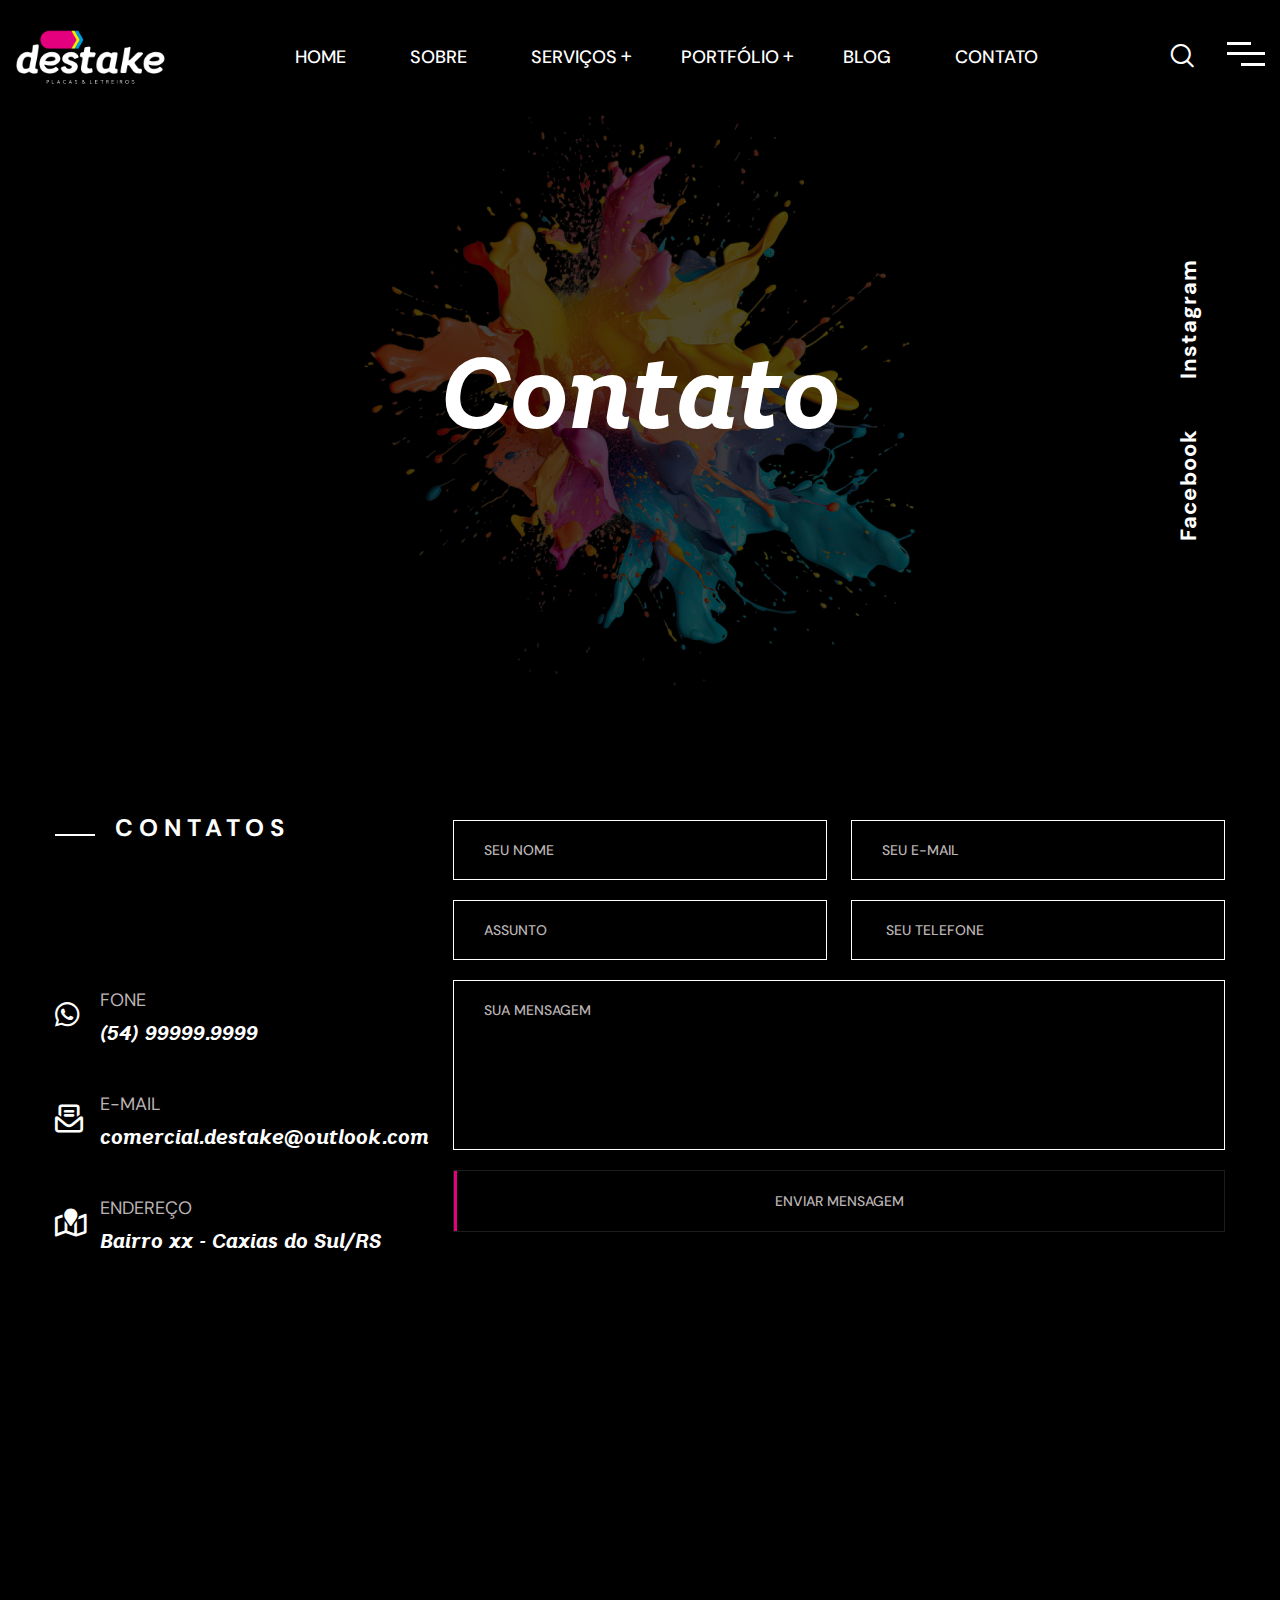
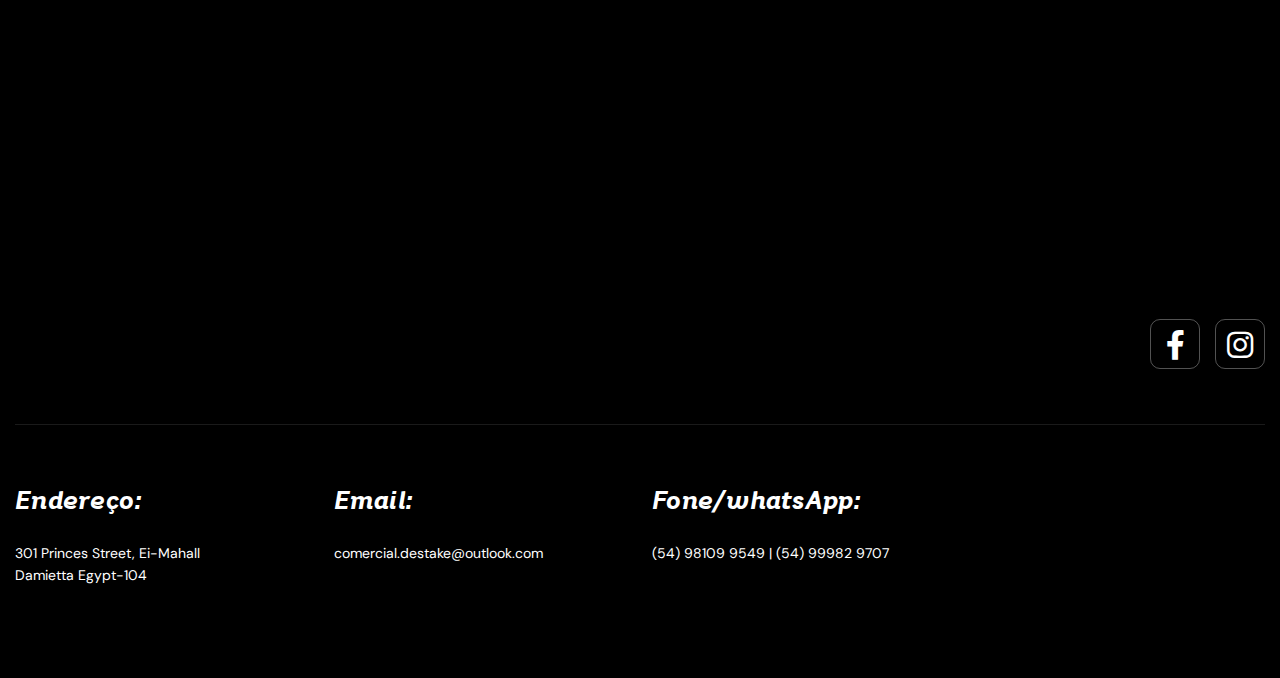
<file: contato.html>
<!DOCTYPE html>
<html lang="pt-br">
<head>
    <meta charset="utf-8">

    <!-- Stylesheets -->
    <link href="assets/css/bootstrap.min.css" rel="stylesheet">
    <link href="assets/css/style.css" rel="stylesheet">
    <link href="assets/css/custom.css" rel="stylesheet">

    <link rel="shortcut icon" href="assets/images/favicon.png" type="image/x-icon">
    <link rel="icon" href="assets/images/favicon.png" type="image/x-icon">

    <!-- Responsive -->
    <meta http-equiv="X-UA-Compatible" content="IE=edge">
    <meta name="viewport" content="width=device-width, initial-scale=1.0, maximum-scale=1.0, user-scalable=0">
    <!--[if lt IE 9]><script src="https://cdnjs.cloudflare.com/ajax/libs/html5shiv/3.7.3/html5shiv.js"></script><![endif]-->
    <!--[if lt IE 9]><script src="assets/js/respond.js"></script><![endif]-->

    <title>Destake - Placas & Letreiros</title>
</head>


<body>

    <div class="page-wrapper dark-layout">

        <!-- Cursor Animation -->
        <!-- <div class="circle"></div>
        <div class="circle-follow"></div> -->

        <!-- Preloader -->
        <!-- <div class="preloader"></div> -->

        <!-- Main Header-->
        <header class="main-header header-style-one">
            <div class="large-container">
                <!-- Main box -->
                <div class="main-box">
                    <div class="logo-box">
                        <div class="logo"><a href="index.html"><img src="assets/images/logo-branco.svg" width="150" alt="Destake"></a></div>
                    </div>

                    <!--Nav Box-->
                    <div class="nav-outer">
                        <nav class="nav main-menu">
                            <ul class="navigation">
                                <li><a href="index.html">Home</a></li>

                                <li><a href="sobre.html">Sobre</a></li>
                                
                                <li class="dropdown"><a href="servicos.html">Serviços</a>
                                    <ul>
                                        <li><a href="page-services.html">Services Grid</a></li>
                                        <li><a href="page-service-details.html">Service Details</a></li>
                                    </ul>
                                </li>

                                <li class="dropdown"><a href="portfolio.html">Portfólio</a>
                                    <ul>
                                        <li><a href="page-projects.html">Portfolio List</a></li>
                                        <li><a href="page-projects-grid.html">Portfolio Grid</a></li>
                                        <li><a href="page-project-details.html">Portfolio Details</a></li>
                                    </ul>
                                </li>

                                <li><a href="blog.html">Blog</a></li>
                                
                                <li><a href="contato.html">Contato</a></li>
                            </ul>
                        </nav>
                        <!-- Main Menu End-->
                    </div>


                    <div class="outer-box">
                        <button class="ui-btn ui-btn clink search-btn mx-0">
                            <span class="icon lnr lnr-icon-search"></span>
                        </button>

                        <button class="ui-btn ui-btn clink toggle-hidden-bar">
                            <span class="line"></span>
                            <span class="line"></span>
                            <span class="line"></span>
                        </button>

                        <!-- Mobile Nav toggler -->
                        <div class="mobile-nav-toggler"><span class="icon lnr-icon-bars"></span></div>
                    </div>
                </div>
            </div>

            <!-- Mobile Menu  -->
            <div class="mobile-menu">
                <div class="menu-backdrop"></div>

                <!--Here Menu Will Come Automatically Via Javascript / Same Menu as in Header-->
                <nav class="menu-box">
                    <div class="upper-box">
                        <div class="nav-logo"><a href="index.html"><img src="assets/images/logo-branco.svg" width="150" alt="Destake"></a></div>
                        <div class="close-btn"><i class="icon fa fa-times"></i></div>
                    </div>

                    <!--Keep This Empty / Menu will come through Javascript-->
                    <ul class="navigation clearfix"></ul>

                    <ul class="contact-list-one">
                        <li>
                            <!-- Contact Info Box -->
                            <div class="contact-info-box">
                                <i class="icon lnr-icon-phone-handset"></i>
                                    <span class="title">Call Now</span>
                                <a href="tel:+92880098670">+92 (8800) - 98670</a>
                            </div>
                        </li>

                        <li>
                            <!-- Contact Info Box -->
                            <div class="contact-info-box">
                                <span class="icon lnr-icon-envelope1"></span>
                                <span class="title">Send Email</span>
                                <a href="mailto:help@company.com">help@company.com</a>
                            </div>
                        </li>

                        <li>
                            <!-- Contact Info Box -->
                            <div class="contact-info-box">
                                <span class="icon lnr-icon-clock"></span>
                                <span class="title">Send Email</span>
                                Mon - Sat 8:00 - 6:30, Sunday - CLOSED
                            </div>
                        </li>
                    </ul>

                    <ul class="social-links">
                        <li><a href="#"><i class="fab fa-facebook-f"></i></a></li>
                        <li><a href="#"><i class="fab fa-instagram"></i></a></li>
                    </ul>
                </nav>
            </div><!-- End Mobile Menu -->

            <!-- Header Search -->
            <div class="search-popup">
                <span class="search-back-drop"></span>
                <button class="close-search"><span class="fa fa-close"></span></button>

                <div class="search-inner">
                    <form method="post" action="index.html">
                        <div class="form-group">
                            <input type="search" name="search-field" value="" placeholder="Search..." required="">
                            <button type="submit"><i class="icon fa fa-search"></i></button>
                        </div>
                    </form>
                </div>
            </div>
            <!-- End Header Search -->

            <!-- Sticky Header  -->
            <div class="sticky-header">
                <div class="large-container">
                    <div class="inner-container">
                        <!--Logo-->
                        <div class="logo">
                            <a href="index.html" title=""><img src="assets/images/logo-branco.svg" width="150" alt="Destake"></a>
                        </div>

                        <!--Right Col-->
                        <div class="nav-outer">
                            <!-- Main Menu -->
                            <nav class="main-menu">
                                <div class="navbar-collapse show collapse clearfix">
                                    <ul class="navigation clearfix">
                                    <!--Keep This Empty / Menu will come through Javascript-->
                                    </ul>
                                </div>
                            </nav><!-- Main Menu End-->

                            <!--Mobile Navigation Toggler-->
                            <div class="mobile-nav-toggler"><span class="icon lnr-icon-bars"></span></div>
                        </div>
                    </div>
                </div>
            </div><!-- End Sticky Menu -->
        </header>
        <!--End Main Header -->

        <!-- Hidden bar back drop -->
        <div class="hidden-bar-back-drop"></div>

        <!-- Hidden Bar -->
        <section class="hidden-bar">
            <div class="inner-box">
                <div class="upper-box">
                    <div class="nav-logo"><a href="index.html"><img src="assets/images/logo-branco.svg" alt="" title=""></a></div>
                    <div class="close-btn"><i class="icon fa fa-times"></i></div>
                </div>

                <div class="text-box">
                    <h4 class="title">Innovative Tech Solutions Partner</h4>
                    <div class="text">Sed ut perspiciatis unde omnis natus error voluptatem santium doloremque laudantium, totam rem aperiam, eaque ipsa quae ab nllo inventore veritatis quasi architecto beatae vitae</div>
                </div>

                <ul class="contact-list-two">
                    <li>
                        <!-- Contact Info Box -->
                        <div class="contact-info-box">
                            <i class="icon lnr-icon-phone-handset"></i>
                            <span class="title">Call Now</span>
                            <a href="tel:+92880098670">+92 (8800) - 98670</a>
                        </div>
                    </li>

                    <li>
                        <!-- Contact Info Box -->
                        <div class="contact-info-box">
                            <span class="icon lnr-icon-envelope1"></span>
                            <span class="title">Send Email</span>
                            <a href="mailto:help@company.com">help@company.com</a>
                        </div>
                    </li>

                    <li>
                        <!-- Contact Info Box -->
                        <div class="contact-info-box">
                            <span class="icon lnr-icon-clock"></span>
                            <span class="title">Send Email</span>
                            Mon - Sat 8:00 - 6:30, Sunday - CLOSED
                        </div>
                    </li>
                </ul>

                <ul class="social-links">
                    <li><a href="#"><i class="fab fa-twitter"></i></a></li>
                    <li><a href="#"><i class="fab fa-facebook-f"></i></a></li>
                    <li><a href="#"><i class="fab fa-pinterest"></i></a></li>
                    <li><a href="#"><i class="fab fa-instagram"></i></a></li>
                </ul>
            </div>
        </section>
        <!--End Hidden Bar -->

        <!-- Banner Section -->
        <section class="banner-section">
            <div class="outer-box pageCover" style="background-image: url(assets/images/coverPage01.png);">
                <div class="cover-page">
                    <h1>Contato</h1>
                </div>

                <ul class="social-icon-one" data-wow-delay="2400ms">
                    <li><a href="#">Facebook</a></li>
                    <li><a href="#">Instagram</a></li>
                </ul>
            </div>
        </section>
        <!-- End Banner Section -->

        <!-- Contact Section -->
        <section class="contact-section pb-30">
            <div class="auto-container">
                <div class="row">
                <!-- Title Column -->
                <div class="title-column col-xl-4 col-lg-5 col-md-12 col-sm-12">
                    <div class="inner-column">
                        <div class="sec-title-three">
                            <span class="sub-title">CONTATOS</span>
                            <h2 class="words-slide-up text-split">Cotação</h2>
                        </div>

                        <ul class="contact-info-list">
                            <li>
                                <i class="icon fa-brands fa-whatsapp"></i>
                                <span class="title">FONE</span>
                                <div class="text"><a href="tel:+54999999999">(54) 99999.9999</a></div>
                            </li>

                            <li>
                                <i class="icon far fa-envelope-open-text"></i>
                                <span class="title">E-MAIL</span>
                                <div class="text"><a href="mailto:comercial.destake@outlook.com">comercial.destake@outlook.com</a></div>
                            </li>

                            <li>
                                <i class="icon far fa-map-location"></i>
                                <span class="title">ENDEREÇO</span>
                                <div class="text"> Bairro xx - Caxias do Sul/RS</div>
                            </li>
                        </ul>
                    </div>
                </div>

                <!-- Form Column -->
                <div class="form-column col-xl-8 col-lg-7 col-md-12 col-sm-12">
                    <!-- Contact Form -->
                    <div class="contact-form wow fadeInLeft">
                        <!--Contact Form-->
                        <form method="post" action="get" id="contact-form">
                            <div class="row">
                                <div class="form-group col-lg-6 col-md-6 col-sm-12">
                                    <input type="text" name="nome_cmplt" placeholder="SEU NOME" required>
                                </div>
                                
                                <div class="form-group col-lg-6 col-md-6 col-sm-12">
                                    <input type="text" name="email" placeholder="SEU E-MAIL" required>
                                </div>
                                
                                <div class="form-group col-lg-6 col-md-6 col-sm-12">
                                    <input type="text" name="assunto" placeholder="ASSUNTO" required>
                                </div>

                                <div class="form-group col-lg-6 col-md-6 col-sm-12">
                                    <input type="text" name="fone" placeholder=" SEU TELEFONE" required>
                                </div>

                                <div class="form-group col-lg-12">
                                    <textarea name="mensagem" placeholder="SUA MENSAGEM" required></textarea>
                                </div>

                                <div class="form-group col-lg-12">
                                    <button class="theme-btn" type="submit" name="submit-form"><span class="btn-title">ENVIAR MENSAGEM</span></button>
                                </div>
                            </div>
                        </form>
                    </div>
                    <!--End Contact Form -->
                </div>
                </div>
            </div>
        </section>
        <!-- End Contact Section  -->

        <!-- Map Section-->
        <section class="map-section">
            <iframe  class="map" src="https://maps.google.com/maps?width=100%25&amp;height=600&amp;hl=en&amp;q=1%20Grafton%20Street,%20Dublin,%20Ireland+(My%20Business%20Name)&amp;t=&amp;z=14&amp;ie=UTF8&amp;iwloc=B&amp;output=embed"></iframe>
        </section>
        <!--End Map Section-->


        <!-- Main Footer -->
        <footer class="main-footer">
            <div class="bg bg-pattern-5"></div>

            <!--Widgets Section-->
            <div class="widgets-section">
                <div class="large-container">
                    <div class="footer-upper">
                        <div class="contact-info"></div>

                        <div class="social-links">
                            <ul class="social-icon-two">
                                <li><a href="#"><i class="fa-brands fa-facebook-f"></i></a></li>
                                <li><a href="#"><i class="fab fa-instagram"></i></a></li>
                            </ul>
                        </div>
                    </div>

                    <div class="row">
                        <!--Footer Column-->
                        <div class="footer-column col-lg-3 col-md-6">
                            <div class="footer-widget address-widget">
                                <h6 class="widget-title">Endereço:</h6>

                                <ul class="user-links">
                                    <li>301 Princes Street, Ei-Mahall <br>Damietta Egypt-104</li>
                                </ul>
                            </div>
                        </div>

                        <!--Footer Column-->
                        <div class="footer-column col-lg-3 col-md-6">
                            <div class="footer-widget">
                                <h6 class="widget-title">Email:</h6>

                                <ul class="user-links">
                                    <li><a href="mailto:comercial.destake@outlook.com">comercial.destake@outlook.com</a></li>
                                </ul>
                            </div>
                        </div>

                        <!--Footer Column-->
                        <div class="footer-column col-lg-3 col-md-6">
                            <div class="footer-widget">
                                <h6 class="widget-title">Fone/whatsApp:</h6>

                                <ul class="user-links">
                                    <li>
                                        <a href="tel:+54981099549">(54) 98109 9549</a> | 
                                        <a href="tel:+54999829707">(54) 99982 9707</a>
                                    </li>
                                </ul>
                            </div>
                        </div>

                        <!--Footer Column-->
                        <div class="footer-column col-lg-3 col-md-6">
                            <div class="footer-widget">
                                <figure class="image wow fadeIn" data-wow-delay="600ms"><img src="assets/images/logo-branco.svg" width="280" alt=""></figure> 
                            </div>
                        </div>
                    </div>
                </div>
            </div>
        </footer>
        <!--End Main Footer -->

    </div><!-- End Page Wrapper -->

    
    <!-- Scroll To Top -->
    <div class="scroll-to-top scroll-to-target" data-target="html"><span class="fa fa-angle-up"></span></div>

    <script src="assets/js/jquery.js"></script> 
    <script src="assets/js/popper.min.js"></script>
    <script src="assets/js/bootstrap.min.js"></script>
    <script src="assets/js/jquery.fancybox.js"></script>
    <script src="assets/js/jquery-ui.js"></script>
    <script src="assets/js/gsap.min.js"></script>
    <script src="assets/js/SplitText.min.js"></script>
    <script src="assets/js/ScrollTrigger.min.js"></script>
    <script src="assets/js/splitType.js"></script>
    <script src="assets/js/wow.js"></script>
    <script src="assets/js/appear.js"></script>
    <script src="assets/js/select2.min.js"></script>
    <script src="assets/js/swiper.min.js"></script>
    <script src="assets/js/owl.js"></script>
    <script src="assets/js/script.js"></script>
</body>
</html>
</file>
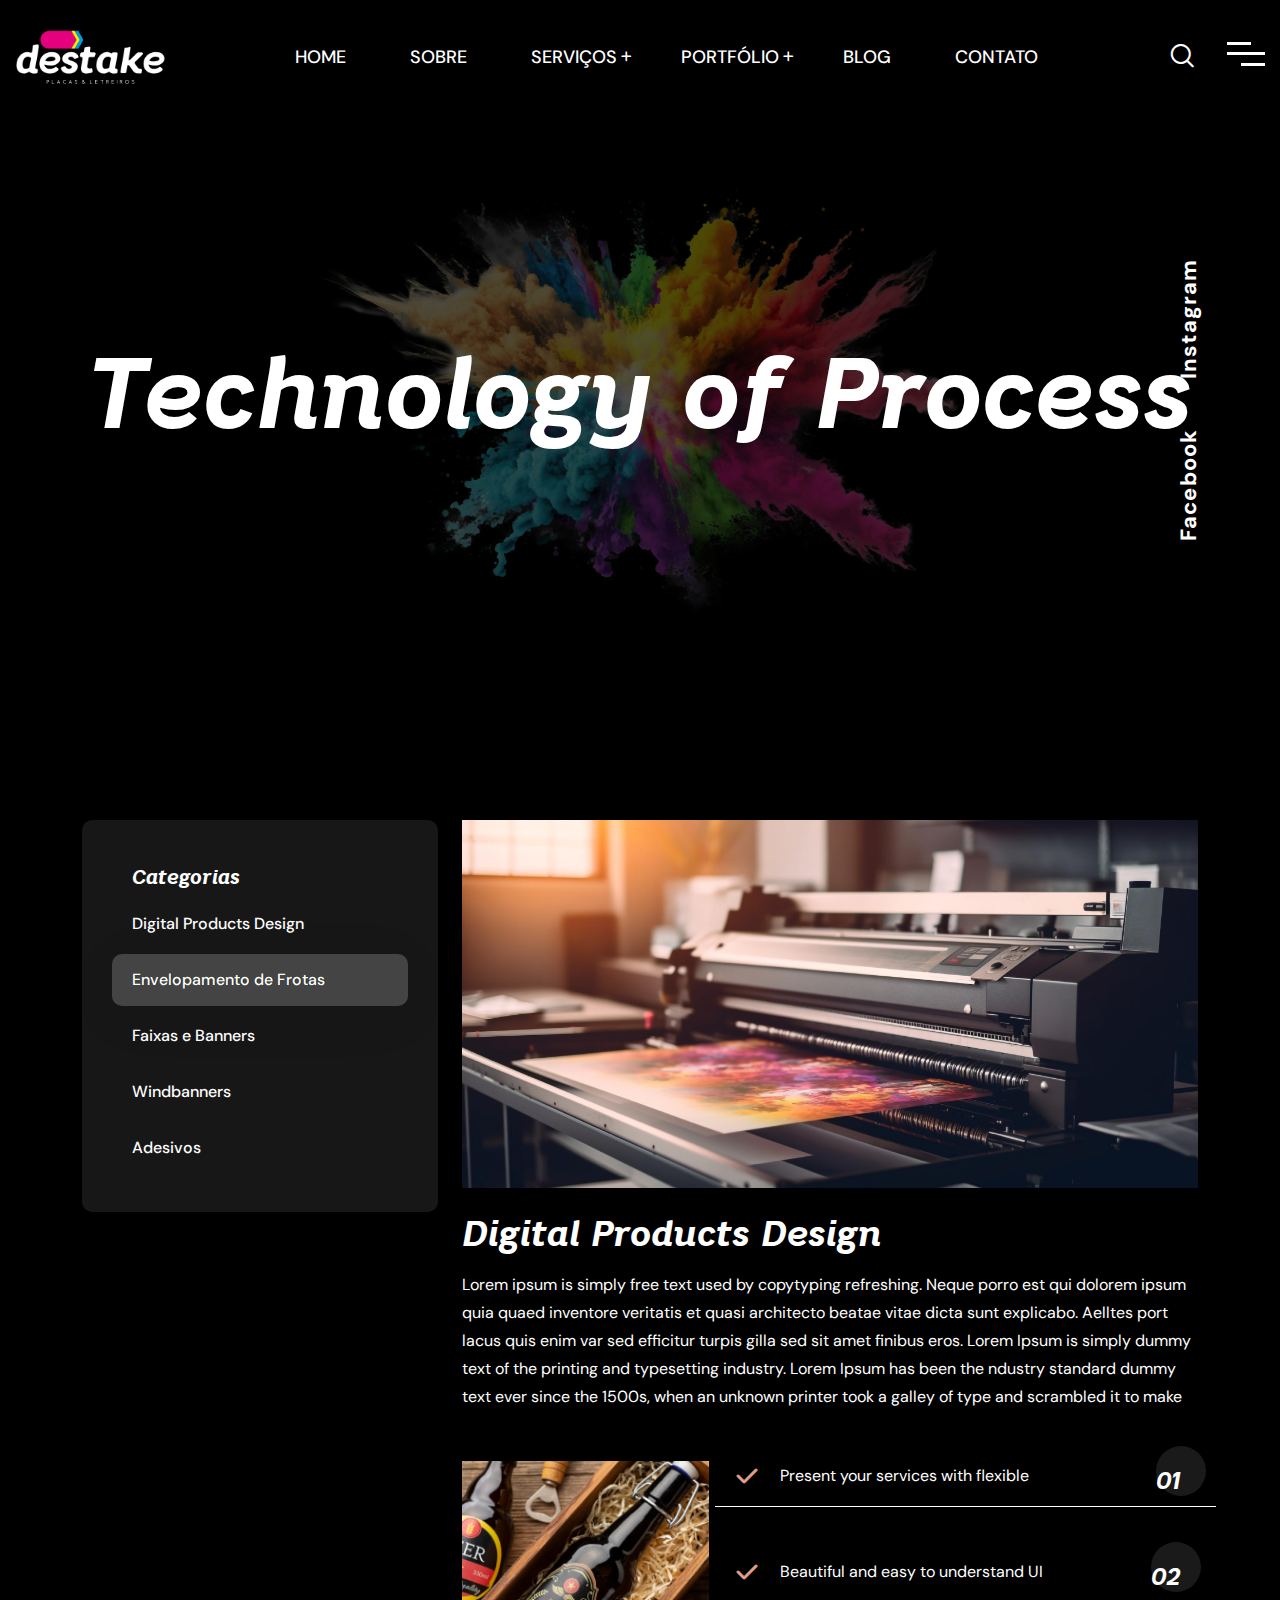
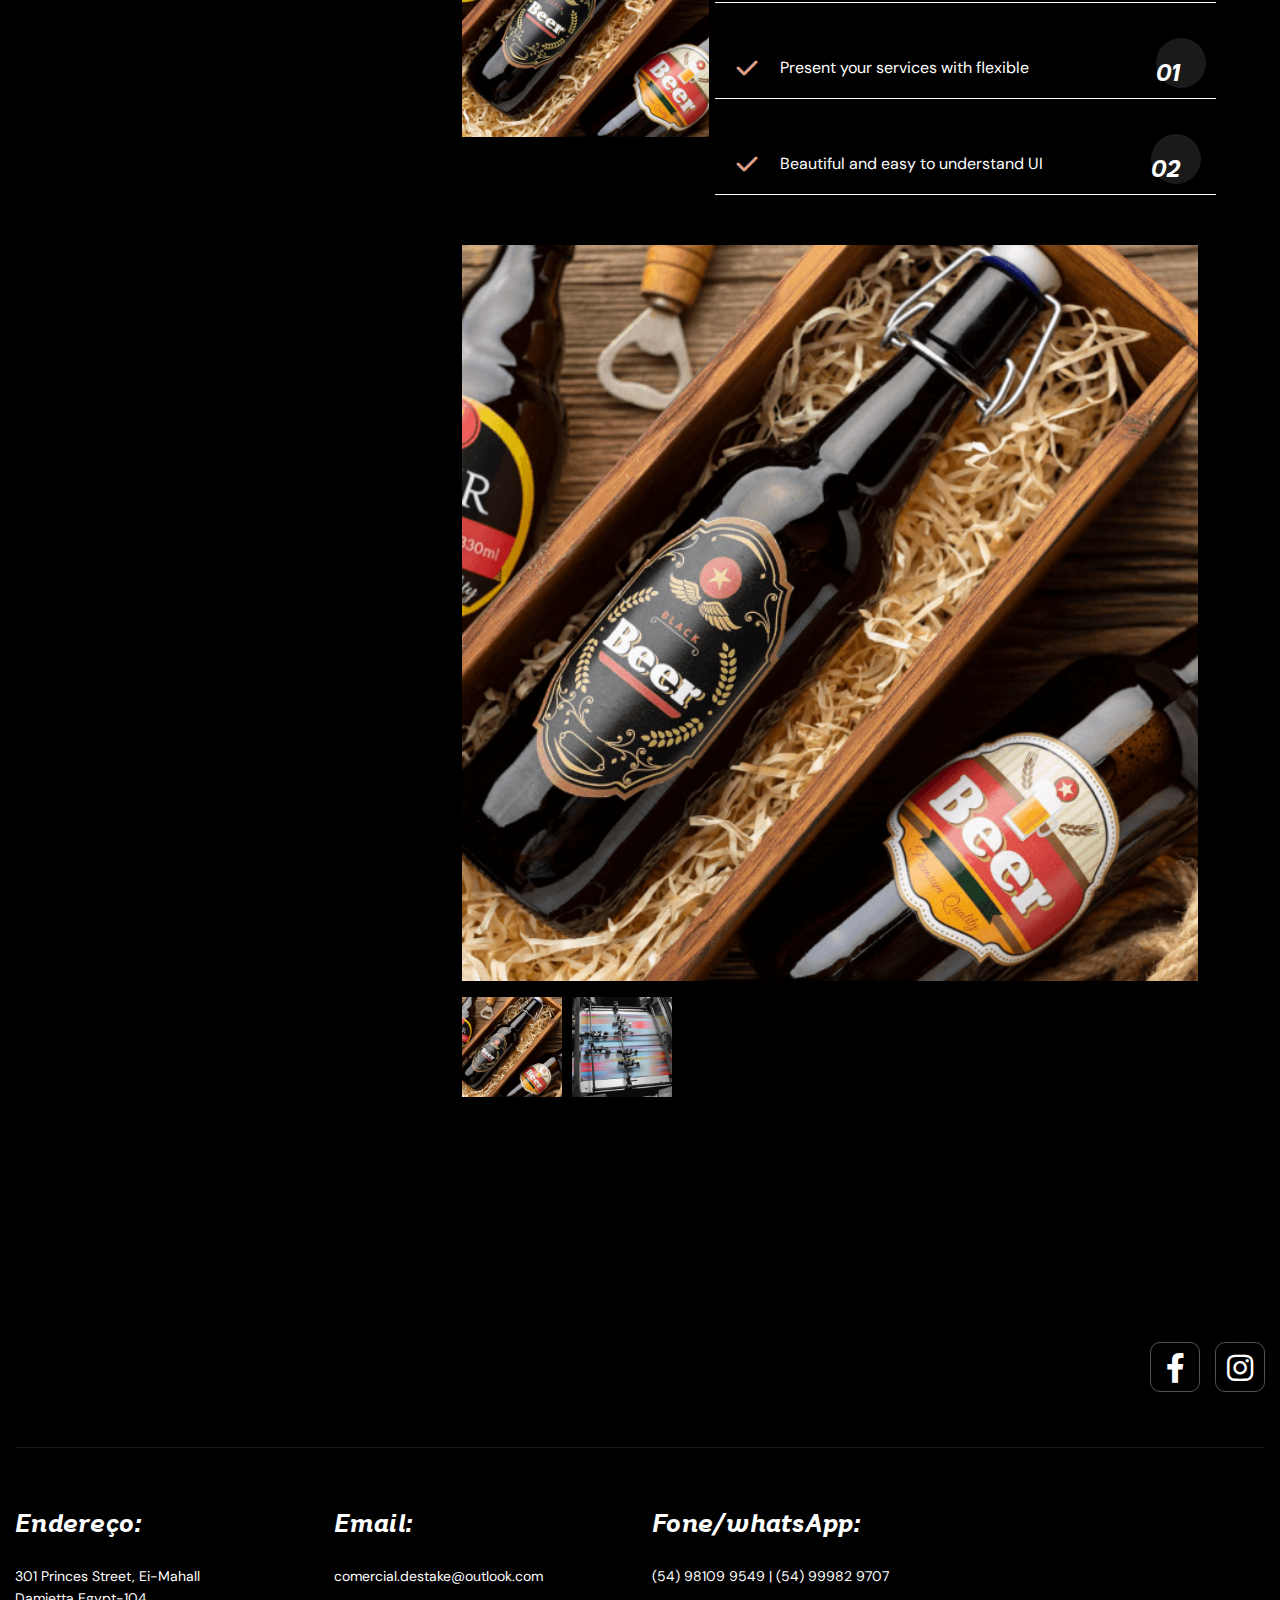
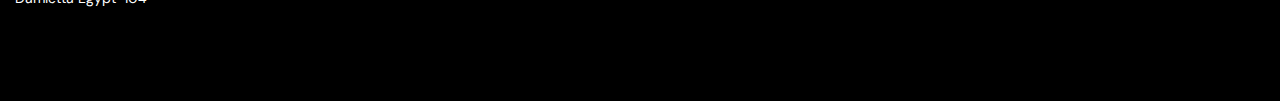
<file: portfolio-detalhe.html>
<!DOCTYPE html>
<html lang="pt-br">
<head>
    <meta charset="utf-8">

    <!-- Stylesheets -->
    <link href="assets/css/bootstrap.min.css" rel="stylesheet">
    <link href="assets/css/style.css" rel="stylesheet">
    <link href="assets/css/custom.css" rel="stylesheet">

    <link rel="shortcut icon" href="assets/images/favicon.png" type="image/x-icon">
    <link rel="icon" href="assets/images/favicon.png" type="image/x-icon">

    <!-- Responsive -->
    <meta http-equiv="X-UA-Compatible" content="IE=edge">
    <meta name="viewport" content="width=device-width, initial-scale=1.0, maximum-scale=1.0, user-scalable=0">
    <!--[if lt IE 9]><script src="https://cdnjs.cloudflare.com/ajax/libs/html5shiv/3.7.3/html5shiv.js"></script><![endif]-->
    <!--[if lt IE 9]><script src="assets/js/respond.js"></script><![endif]-->

    <title>Destake - Placas & Letreiros</title>
</head>


<body>

    <div class="page-wrapper dark-layout">

        <!-- Cursor Animation -->
        <!-- <div class="circle"></div>
        <div class="circle-follow"></div> -->

        <!-- Preloader -->
        <!-- <div class="preloader"></div> -->

        <!-- Main Header-->
        <header class="main-header header-style-one">
            <div class="large-container">
                <!-- Main box -->
                <div class="main-box">
                    <div class="logo-box">
                        <div class="logo"><a href="index.html"><img src="assets/images/logo-branco.svg" width="150" alt="Destake"></a></div>
                    </div>

                    <!--Nav Box-->
                    <div class="nav-outer">
                        <nav class="nav main-menu">
                            <ul class="navigation">
                                <li><a href="index.html">Home</a></li>

                                <li><a href="sobre.html">Sobre</a></li>
                                
                                <li class="dropdown"><a href="servicos.html">Serviços</a>
                                    <ul>
                                        <li><a href="page-services.html">Services Grid</a></li>
                                        <li><a href="page-service-details.html">Service Details</a></li>
                                    </ul>
                                </li>

                                <li class="dropdown"><a href="portfolio.html">Portfólio</a>
                                    <ul>
                                        <li><a href="page-projects.html">Portfolio List</a></li>
                                        <li><a href="page-projects-grid.html">Portfolio Grid</a></li>
                                        <li><a href="page-project-details.html">Portfolio Details</a></li>
                                    </ul>
                                </li>

                                <li><a href="blog.html">Blog</a></li>
                                
                                <li><a href="contato.html">Contato</a></li>
                            </ul>
                        </nav>
                        <!-- Main Menu End-->
                    </div>


                    <div class="outer-box">
                        <button class="ui-btn ui-btn clink search-btn mx-0">
                            <span class="icon lnr lnr-icon-search"></span>
                        </button>

                        <button class="ui-btn ui-btn clink toggle-hidden-bar">
                            <span class="line"></span>
                            <span class="line"></span>
                            <span class="line"></span>
                        </button>

                        <!-- Mobile Nav toggler -->
                        <div class="mobile-nav-toggler"><span class="icon lnr-icon-bars"></span></div>
                    </div>
                </div>
            </div>

            <!-- Mobile Menu  -->
            <div class="mobile-menu">
                <div class="menu-backdrop"></div>

                <!--Here Menu Will Come Automatically Via Javascript / Same Menu as in Header-->
                <nav class="menu-box">
                    <div class="upper-box">
                        <div class="nav-logo"><a href="index.html"><img src="assets/images/logo-branco.svg" width="150" alt="Destake"></a></div>
                        <div class="close-btn"><i class="icon fa fa-times"></i></div>
                    </div>

                    <!--Keep This Empty / Menu will come through Javascript-->
                    <ul class="navigation clearfix"></ul>

                    <ul class="contact-list-one">
                        <li>
                            <!-- Contact Info Box -->
                            <div class="contact-info-box">
                                <i class="icon lnr-icon-phone-handset"></i>
                                    <span class="title">Call Now</span>
                                <a href="tel:+92880098670">+92 (8800) - 98670</a>
                            </div>
                        </li>

                        <li>
                            <!-- Contact Info Box -->
                            <div class="contact-info-box">
                                <span class="icon lnr-icon-envelope1"></span>
                                <span class="title">Send Email</span>
                                <a href="mailto:help@company.com">help@company.com</a>
                            </div>
                        </li>

                        <li>
                            <!-- Contact Info Box -->
                            <div class="contact-info-box">
                                <span class="icon lnr-icon-clock"></span>
                                <span class="title">Send Email</span>
                                Mon - Sat 8:00 - 6:30, Sunday - CLOSED
                            </div>
                        </li>
                    </ul>

                    <ul class="social-links">
                        <li><a href="#"><i class="fab fa-facebook-f"></i></a></li>
                        <li><a href="#"><i class="fab fa-instagram"></i></a></li>
                    </ul>
                </nav>
            </div><!-- End Mobile Menu -->

            <!-- Header Search -->
            <div class="search-popup">
                <span class="search-back-drop"></span>
                <button class="close-search"><span class="fa fa-close"></span></button>

                <div class="search-inner">
                    <form method="post" action="index.html">
                        <div class="form-group">
                            <input type="search" name="search-field" value="" placeholder="Search..." required="">
                            <button type="submit"><i class="icon fa fa-search"></i></button>
                        </div>
                    </form>
                </div>
            </div>
            <!-- End Header Search -->

            <!-- Sticky Header  -->
            <div class="sticky-header">
                <div class="large-container">
                    <div class="inner-container">
                        <!--Logo-->
                        <div class="logo">
                            <a href="index.html" title=""><img src="assets/images/logo-branco.svg" width="150" alt="Destake"></a>
                        </div>

                        <!--Right Col-->
                        <div class="nav-outer">
                            <!-- Main Menu -->
                            <nav class="main-menu">
                                <div class="navbar-collapse show collapse clearfix">
                                    <ul class="navigation clearfix">
                                    <!--Keep This Empty / Menu will come through Javascript-->
                                    </ul>
                                </div>
                            </nav><!-- Main Menu End-->

                            <!--Mobile Navigation Toggler-->
                            <div class="mobile-nav-toggler"><span class="icon lnr-icon-bars"></span></div>
                        </div>
                    </div>
                </div>
            </div><!-- End Sticky Menu -->
        </header>
        <!--End Main Header -->

        <!-- Hidden bar back drop -->
        <div class="hidden-bar-back-drop"></div>

        <!-- Hidden Bar -->
        <section class="hidden-bar">
            <div class="inner-box">
                <div class="upper-box">
                    <div class="nav-logo"><a href="index.html"><img src="assets/images/logo-branco.svg" alt="" title=""></a></div>
                    <div class="close-btn"><i class="icon fa fa-times"></i></div>
                </div>

                <div class="text-box">
                    <h4 class="title">Innovative Tech Solutions Partner</h4>
                    <div class="text">Sed ut perspiciatis unde omnis natus error voluptatem santium doloremque laudantium, totam rem aperiam, eaque ipsa quae ab nllo inventore veritatis quasi architecto beatae vitae</div>
                </div>

                <ul class="contact-list-two">
                    <li>
                        <!-- Contact Info Box -->
                        <div class="contact-info-box">
                            <i class="icon lnr-icon-phone-handset"></i>
                            <span class="title">Call Now</span>
                            <a href="tel:+92880098670">+92 (8800) - 98670</a>
                        </div>
                    </li>

                    <li>
                        <!-- Contact Info Box -->
                        <div class="contact-info-box">
                            <span class="icon lnr-icon-envelope1"></span>
                            <span class="title">Send Email</span>
                            <a href="mailto:help@company.com">help@company.com</a>
                        </div>
                    </li>

                    <li>
                        <!-- Contact Info Box -->
                        <div class="contact-info-box">
                            <span class="icon lnr-icon-clock"></span>
                            <span class="title">Send Email</span>
                            Mon - Sat 8:00 - 6:30, Sunday - CLOSED
                        </div>
                    </li>
                </ul>

                <ul class="social-links">
                    <li><a href="#"><i class="fab fa-twitter"></i></a></li>
                    <li><a href="#"><i class="fab fa-facebook-f"></i></a></li>
                    <li><a href="#"><i class="fab fa-pinterest"></i></a></li>
                    <li><a href="#"><i class="fab fa-instagram"></i></a></li>
                </ul>
            </div>
        </section>
        <!--End Hidden Bar -->

        <!-- Banner Section -->
        <section class="banner-section">
            <div class="outer-box pageCover" style="background-image: url(assets/images/coverPage03.png);">
                <div class="cover-page">
                    <h1>Technology of Process</h1>
                </div>

                <ul class="social-icon-one" data-wow-delay="2400ms">
                    <li><a href="#">Facebook</a></li>
                    <li><a href="#">Instagram</a></li>
                </ul>
            </div>
        </section>
        <!-- End Banner Section -->

        
        <!--Start Services Details-->
        <section class="services-details">
            <div class="container pb-100">
                <div class="row">
                    <!--Start Services Details Sidebar-->
                    <div class="col-xl-4 col-lg-4">
                        <div class="service-sidebar">
                            <div class="sidebar__single sidebar__category">
                                <h3 class="sidebar__title">Categorias</h3>

                                <ul class="sidebar__category-list list-unstyled">
                                    <li><a href="#digital-products-design">Digital Products Design<span class="icon-right-arrow"></span></a> </li>
                                    <li class="active"><a href="page-service-details.html" id="envelopamento-de-frotas">Envelopamento de Frotas<span class="icon-right-arrow"></span></a></li>
                                    <li><a href="#faixas-e-banners">Faixas e Banners<span class="icon-right-arrow"></span></a> </li>
                                    <li><a href="#windbanners">Windbanners<span class="icon-right-arrow"></span></a> </li>
                                    <li><a href="#adesivos">Adesivos<span class="icon-right-arrow"></span></a> </li>
                                </ul>
                            </div>
                        </div>
                    </div>

                    <!--Start Services Details Content-->
                    <div class="col-xl-8 col-lg-8">
                        <div class="services-details__content">
                            <img src="assets/images/servico/servico-img01.png" alt="" />
                            
                            <div class="servico-bloco" id="digital-products-design">
                                <h3 class="mt-4">Digital Products Design</h3>

                                <p>
                                    Lorem ipsum is simply free text used by copytyping refreshing. Neque porro est qui 
                                    dolorem ipsum quia quaed inventore veritatis et quasi architecto beatae vitae dicta 
                                    sunt explicabo. Aelltes port lacus quis enim var sed efficitur turpis gilla sed 
                                    sit amet finibus eros. Lorem Ipsum is simply dummy text of the printing and typesetting 
                                    industry. Lorem Ipsum has been the ndustry standard dummy text ever since the 1500s, 
                                    when an unknown printer took a galley of type and scrambled it to make
                                </p>

                                <div class="features-section pt-0 pb-0">
                                    <div class="row">
                                        <div class="content-column col-lg-4 col-md-12 col-sm-12">
                                            <div class="inner-column">
                                                <img src="assets/images/servico/servico-img02.png" alt="">
                                            </div>
                                        </div>

                                        <div class="content-column col-lg-8 col-md-12 col-sm-12">
                                            <div class="inner-column">
                                                <ul class="features-list">
                                                    <li class="font-size-16"><i class="fa fa-check"></i> Present your services with flexible <span class="count">01</span></li>
                                                    <li class="font-size-16"><i class="fa fa-check"></i> Beautiful and easy to understand UI <span class="count">02</span></li>
                                                    <li class="font-size-16"><i class="fa fa-check"></i> Present your services with flexible <span class="count">01</span></li>
                                                    <li class="font-size-16"><i class="fa fa-check"></i> Beautiful and easy to understand UI <span class="count">02</span></li>
                                                </ul>
                                            </div>
                                        </div>
                                    </div>
                                </div>
                            </div>
                            <!-- END .servico-bloco -->
                            
                            
                            <div class="services__ bxslider">
                                <div class="slider-content">
                                    <figure class="image-box">
                                        <a href="assets/images/portfolio/portfolio-view01.jpg" class="lightbox-image" data-fancybox="gallery">
                                            <img src="assets/images/portfolio/portfolio-thumb01.png" alt="">
                                        </a>
                                    </figure>
                                    
                                    <div class="slider-pager">
                                        <ul class="thumb-box">
                                            <li>
                                                <a class="active" data-slide-index="0" href="assets/images/portfolio/portfolio-view01.jpg">
                                                    <figure><img src="assets/images/portfolio/portfolio-thumb01.png" alt=""></figure>
                                                </a>
                                            </li>

                                            <li>
                                                <a data-slide-index="1" href="assets/images/portfolio/portfolio-view02.jpg">
                                                    <figure><img src="assets/images/portfolio/portfolio-thumb02.png" alt=""></figure>
                                                </a>
                                            </li>
                                            
                                        </ul>
                                    </div>
                                </div>
                            </div>
                        </div>
                    </div>
                    <!--End Services Details Content-->

                </div>
            </div>
        </section>
        <!--End Services Details-->
        

        <!-- Main Footer -->
        <footer class="main-footer">
            <div class="bg bg-pattern-5"></div>

            <!--Widgets Section-->
            <div class="widgets-section">
                <div class="large-container">
                    <div class="footer-upper">
                        <div class="contact-info"></div>

                        <div class="social-links">
                            <ul class="social-icon-two">
                                <li><a href="#"><i class="fa-brands fa-facebook-f"></i></a></li>
                                <li><a href="#"><i class="fab fa-instagram"></i></a></li>
                            </ul>
                        </div>
                    </div>

                    <div class="row">
                        <!--Footer Column-->
                        <div class="footer-column col-lg-3 col-md-6">
                            <div class="footer-widget address-widget">
                                <h6 class="widget-title">Endereço:</h6>

                                <ul class="user-links">
                                    <li>301 Princes Street, Ei-Mahall <br>Damietta Egypt-104</li>
                                </ul>
                            </div>
                        </div>

                        <!--Footer Column-->
                        <div class="footer-column col-lg-3 col-md-6">
                            <div class="footer-widget">
                                <h6 class="widget-title">Email:</h6>

                                <ul class="user-links">
                                    <li><a href="mailto:comercial.destake@outlook.com">comercial.destake@outlook.com</a></li>
                                </ul>
                            </div>
                        </div>

                        <!--Footer Column-->
                        <div class="footer-column col-lg-3 col-md-6">
                            <div class="footer-widget">
                                <h6 class="widget-title">Fone/whatsApp:</h6>

                                <ul class="user-links">
                                    <li>
                                        <a href="tel:+54981099549">(54) 98109 9549</a> | 
                                        <a href="tel:+54999829707">(54) 99982 9707</a>
                                    </li>
                                </ul>
                            </div>
                        </div>

                        <!--Footer Column-->
                        <div class="footer-column col-lg-3 col-md-6">
                            <div class="footer-widget">
                                <figure class="image wow fadeIn" data-wow-delay="600ms"><img src="assets/images/logo-branco.svg" width="280" alt=""></figure> 
                            </div>
                        </div>
                    </div>
                </div>
            </div>
        </footer>
        <!--End Main Footer -->

    </div><!-- End Page Wrapper -->

    
    <!-- Scroll To Top -->
    <div class="scroll-to-top scroll-to-target" data-target="html"><span class="fa fa-angle-up"></span></div>

    <script src="assets/js/jquery.js"></script> 
    <script src="assets/js/popper.min.js"></script>
    <script src="assets/js/bootstrap.min.js"></script>
    <script src="assets/js/jquery.fancybox.js"></script>
    <script src="assets/js/jquery-ui.js"></script>
    <!-- <script src="assets/js/gsap.min.js"></script> -->
    <script src="assets/js/SplitText.min.js"></script>
    <script src="assets/js/ScrollTrigger.min.js"></script>
    <script src="assets/js/splitType.js"></script>
    <script src="assets/js/wow.js"></script>
    <script src="assets/js/appear.js"></script>
    <script src="assets/js/select2.min.js"></script>
    <script src="assets/js/swiper.min.js"></script>
    <script src="assets/js/owl.js"></script>
    <script src="assets/js/script.js"></script>
    <!-- custom JS -->
    <script src="assets/js/custom.js"></script>
</body>
</html>
</file>
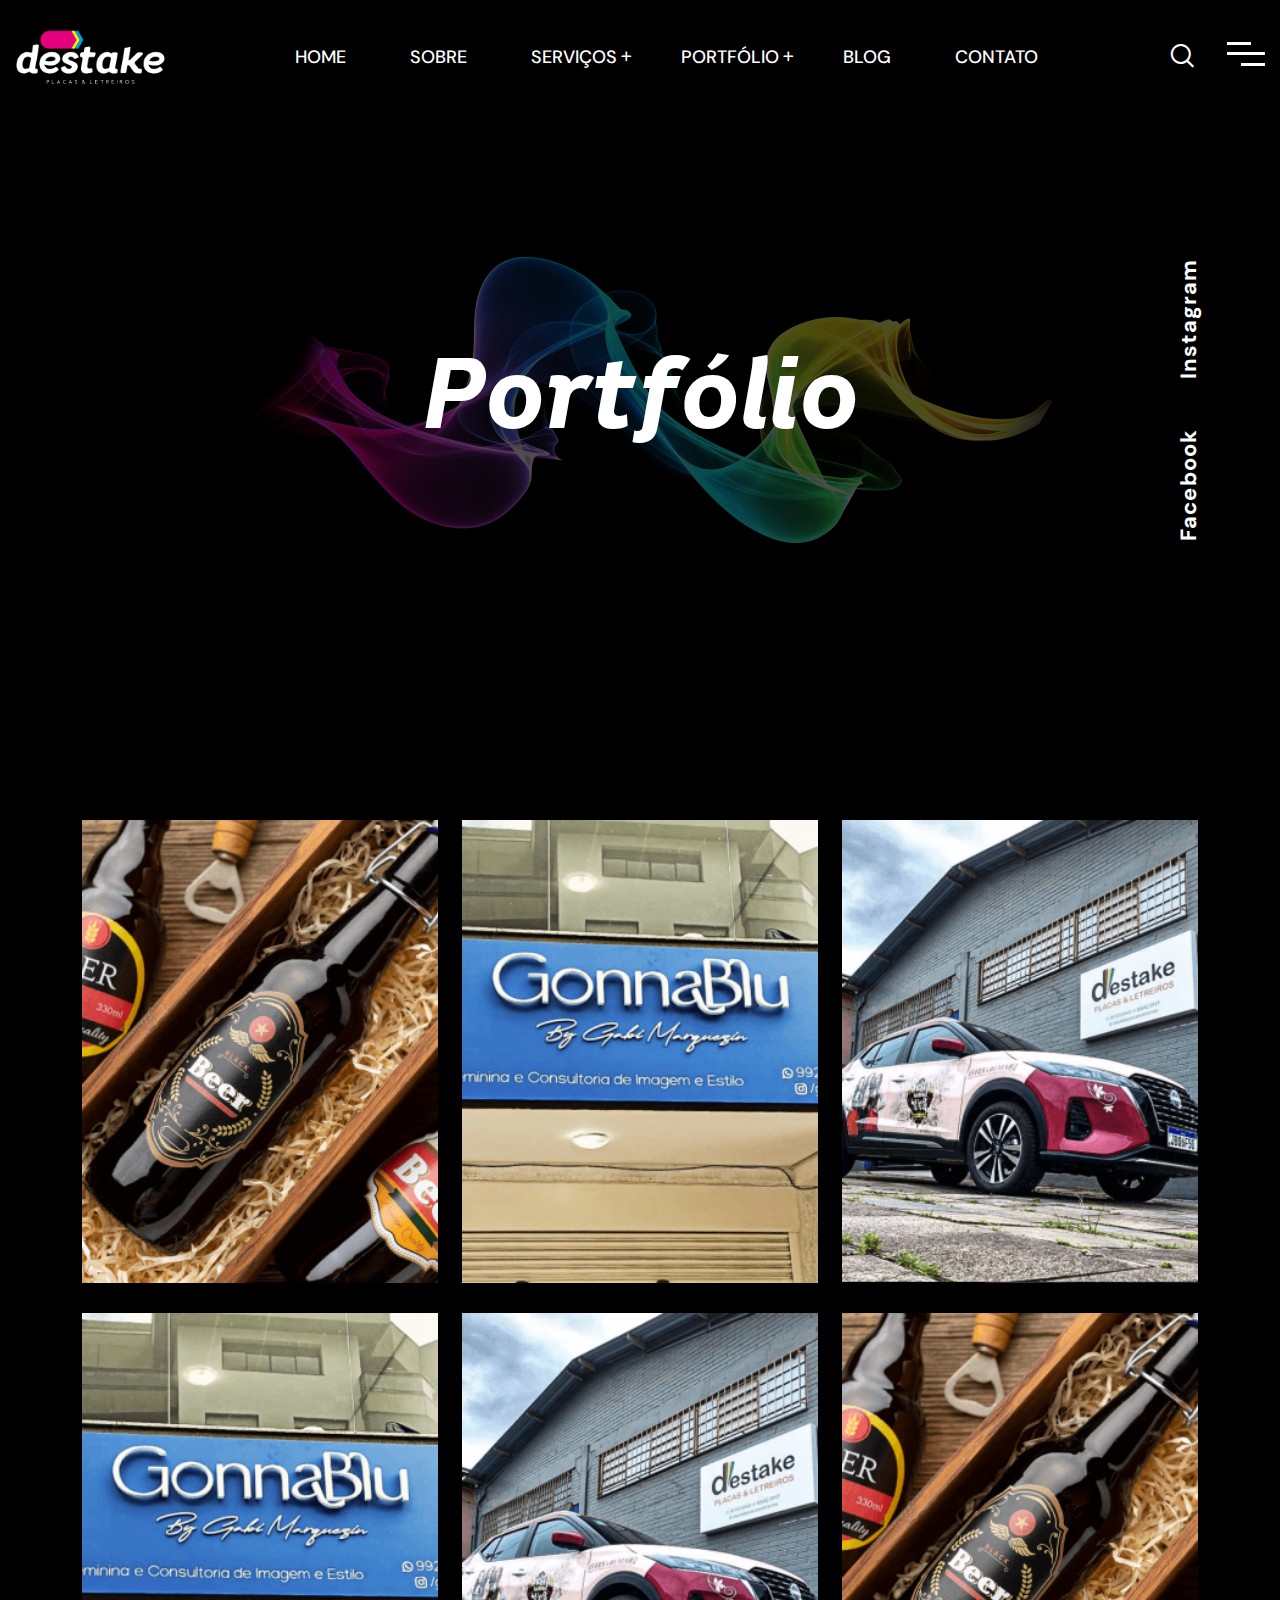
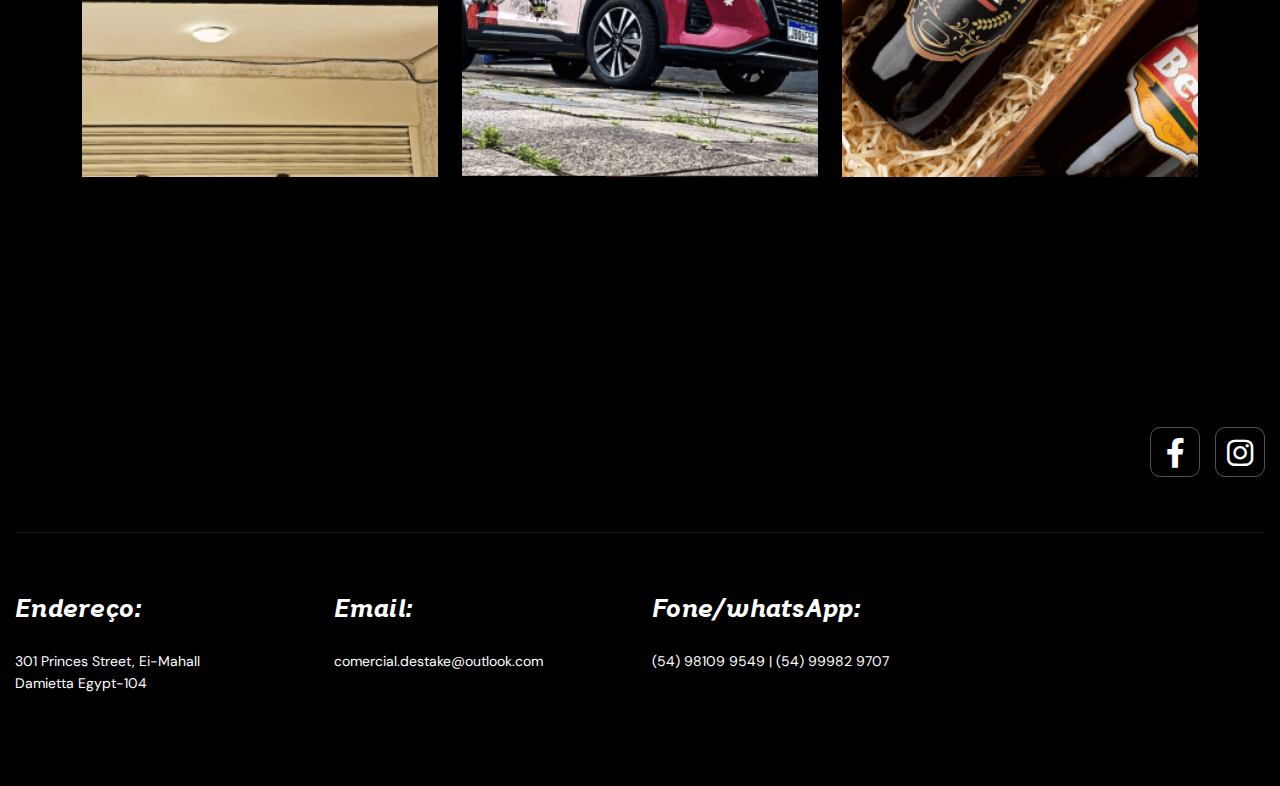
<file: portfolio.html>
<!DOCTYPE html>
<html lang="pt-br">
<head>
    <meta charset="utf-8">

    <!-- Stylesheets -->
    <link href="assets/css/bootstrap.min.css" rel="stylesheet">
    <link href="assets/css/style.css" rel="stylesheet">
    <link href="assets/css/custom.css" rel="stylesheet">

    <link rel="shortcut icon" href="assets/images/favicon.png" type="image/x-icon">
    <link rel="icon" href="assets/images/favicon.png" type="image/x-icon">

    <!-- Responsive -->
    <meta http-equiv="X-UA-Compatible" content="IE=edge">
    <meta name="viewport" content="width=device-width, initial-scale=1.0, maximum-scale=1.0, user-scalable=0">
    <!--[if lt IE 9]><script src="https://cdnjs.cloudflare.com/ajax/libs/html5shiv/3.7.3/html5shiv.js"></script><![endif]-->
    <!--[if lt IE 9]><script src="assets/js/respond.js"></script><![endif]-->

    <title>Destake - Placas & Letreiros</title>
</head>


<body>

    <div class="page-wrapper dark-layout">

        <!-- Cursor Animation -->
        <!-- <div class="circle"></div>
        <div class="circle-follow"></div> -->

        <!-- Preloader -->
        <!-- <div class="preloader"></div> -->

        <!-- Main Header-->
        <header class="main-header header-style-one">
            <div class="large-container">
                <!-- Main box -->
                <div class="main-box">
                    <div class="logo-box">
                        <div class="logo"><a href="index.html"><img src="assets/images/logo-branco.svg" width="150" alt="Destake"></a></div>
                    </div>

                    <!--Nav Box-->
                    <div class="nav-outer">
                        <nav class="nav main-menu">
                            <ul class="navigation">
                                <li><a href="index.html">Home</a></li>

                                <li><a href="sobre.html">Sobre</a></li>
                                
                                <li class="dropdown"><a href="servicos.html">Serviços</a>
                                    <ul>
                                        <li><a href="page-services.html">Services Grid</a></li>
                                        <li><a href="page-service-details.html">Service Details</a></li>
                                    </ul>
                                </li>

                                <li class="dropdown"><a href="portfolio.html">Portfólio</a>
                                    <ul>
                                        <li><a href="page-projects.html">Portfolio List</a></li>
                                        <li><a href="page-projects-grid.html">Portfolio Grid</a></li>
                                        <li><a href="page-project-details.html">Portfolio Details</a></li>
                                    </ul>
                                </li>

                                <li><a href="blog.html">Blog</a></li>
                                
                                <li><a href="contato.html">Contato</a></li>
                            </ul>
                        </nav>
                        <!-- Main Menu End-->
                    </div>


                    <div class="outer-box">
                        <button class="ui-btn ui-btn clink search-btn mx-0">
                            <span class="icon lnr lnr-icon-search"></span>
                        </button>

                        <button class="ui-btn ui-btn clink toggle-hidden-bar">
                            <span class="line"></span>
                            <span class="line"></span>
                            <span class="line"></span>
                        </button>

                        <!-- Mobile Nav toggler -->
                        <div class="mobile-nav-toggler"><span class="icon lnr-icon-bars"></span></div>
                    </div>
                </div>
            </div>

            <!-- Mobile Menu  -->
            <div class="mobile-menu">
                <div class="menu-backdrop"></div>

                <!--Here Menu Will Come Automatically Via Javascript / Same Menu as in Header-->
                <nav class="menu-box">
                    <div class="upper-box">
                        <div class="nav-logo"><a href="index.html"><img src="assets/images/logo-branco.svg" width="150" alt="Destake"></a></div>
                        <div class="close-btn"><i class="icon fa fa-times"></i></div>
                    </div>

                    <!--Keep This Empty / Menu will come through Javascript-->
                    <ul class="navigation clearfix"></ul>

                    <ul class="contact-list-one">
                        <li>
                            <!-- Contact Info Box -->
                            <div class="contact-info-box">
                                <i class="icon lnr-icon-phone-handset"></i>
                                    <span class="title">Call Now</span>
                                <a href="tel:+92880098670">+92 (8800) - 98670</a>
                            </div>
                        </li>

                        <li>
                            <!-- Contact Info Box -->
                            <div class="contact-info-box">
                                <span class="icon lnr-icon-envelope1"></span>
                                <span class="title">Send Email</span>
                                <a href="mailto:help@company.com">help@company.com</a>
                            </div>
                        </li>

                        <li>
                            <!-- Contact Info Box -->
                            <div class="contact-info-box">
                                <span class="icon lnr-icon-clock"></span>
                                <span class="title">Send Email</span>
                                Mon - Sat 8:00 - 6:30, Sunday - CLOSED
                            </div>
                        </li>
                    </ul>

                    <ul class="social-links">
                        <li><a href="#"><i class="fab fa-facebook-f"></i></a></li>
                        <li><a href="#"><i class="fab fa-instagram"></i></a></li>
                    </ul>
                </nav>
            </div><!-- End Mobile Menu -->

            <!-- Header Search -->
            <div class="search-popup">
                <span class="search-back-drop"></span>
                <button class="close-search"><span class="fa fa-close"></span></button>

                <div class="search-inner">
                    <form method="post" action="index.html">
                        <div class="form-group">
                            <input type="search" name="search-field" value="" placeholder="Search..." required="">
                            <button type="submit"><i class="icon fa fa-search"></i></button>
                        </div>
                    </form>
                </div>
            </div>
            <!-- End Header Search -->

            <!-- Sticky Header  -->
            <div class="sticky-header">
                <div class="large-container">
                    <div class="inner-container">
                        <!--Logo-->
                        <div class="logo">
                            <a href="index.html" title=""><img src="assets/images/logo-branco.svg" width="150" alt="Destake"></a>
                        </div>

                        <!--Right Col-->
                        <div class="nav-outer">
                            <!-- Main Menu -->
                            <nav class="main-menu">
                                <div class="navbar-collapse show collapse clearfix">
                                    <ul class="navigation clearfix">
                                    <!--Keep This Empty / Menu will come through Javascript-->
                                    </ul>
                                </div>
                            </nav><!-- Main Menu End-->

                            <!--Mobile Navigation Toggler-->
                            <div class="mobile-nav-toggler"><span class="icon lnr-icon-bars"></span></div>
                        </div>
                    </div>
                </div>
            </div><!-- End Sticky Menu -->
        </header>
        <!--End Main Header -->

        <!-- Hidden bar back drop -->
        <div class="hidden-bar-back-drop"></div>

        <!-- Hidden Bar -->
        <section class="hidden-bar">
            <div class="inner-box">
                <div class="upper-box">
                    <div class="nav-logo"><a href="index.html"><img src="assets/images/logo-branco.svg" alt="" title=""></a></div>
                    <div class="close-btn"><i class="icon fa fa-times"></i></div>
                </div>

                <div class="text-box">
                    <h4 class="title">Innovative Tech Solutions Partner</h4>
                    <div class="text">Sed ut perspiciatis unde omnis natus error voluptatem santium doloremque laudantium, totam rem aperiam, eaque ipsa quae ab nllo inventore veritatis quasi architecto beatae vitae</div>
                </div>

                <ul class="contact-list-two">
                    <li>
                        <!-- Contact Info Box -->
                        <div class="contact-info-box">
                            <i class="icon lnr-icon-phone-handset"></i>
                            <span class="title">Call Now</span>
                            <a href="tel:+92880098670">+92 (8800) - 98670</a>
                        </div>
                    </li>

                    <li>
                        <!-- Contact Info Box -->
                        <div class="contact-info-box">
                            <span class="icon lnr-icon-envelope1"></span>
                            <span class="title">Send Email</span>
                            <a href="mailto:help@company.com">help@company.com</a>
                        </div>
                    </li>

                    <li>
                        <!-- Contact Info Box -->
                        <div class="contact-info-box">
                            <span class="icon lnr-icon-clock"></span>
                            <span class="title">Send Email</span>
                            Mon - Sat 8:00 - 6:30, Sunday - CLOSED
                        </div>
                    </li>
                </ul>

                <ul class="social-links">
                    <li><a href="#"><i class="fab fa-twitter"></i></a></li>
                    <li><a href="#"><i class="fab fa-facebook-f"></i></a></li>
                    <li><a href="#"><i class="fab fa-pinterest"></i></a></li>
                    <li><a href="#"><i class="fab fa-instagram"></i></a></li>
                </ul>
            </div>
        </section>
        <!--End Hidden Bar -->

        <!-- Banner Section -->
        <section class="banner-section">
            <div class="outer-box pageCover" style="background-image: url(assets/images/coverPage04.png);">
                <div class="cover-page">
                    <h1>Portfólio</h1>
                </div>

                <ul class="social-icon-one" data-wow-delay="2400ms">
                    <li><a href="#">Facebook</a></li>
                    <li><a href="#">Instagram</a></li>
                </ul>
            </div>
        </section>
        <!-- End Banner Section -->

        <!-- Project Section -->
        <section class="project-section pt-0 pb-0">
            <div class="container">
                <div class="row">
                    <div class="col-lg-4 col-md-6 col-sm-12">
                        <!-- Project Block -->
                        <div class="project-block mb-30">
                            <div class="inner-box">
                                <div class="image-box">
                                    <figure class="image"><img src="assets/images/portfolio/proj-img01.png" alt=""></figure>

                                    <div class="overlay-content">
                                        <div class="text"><a href="page-project-details.html">Technology of Process</a></div>
                                    </div>
                                </div>
                            </div>
                        </div>
                    </div>

                    <div class="col-lg-4 col-md-6 col-sm-12">
                        <!-- Project Block -->
                        <div class="project-block mb-30">
                            <div class="inner-box">
                                <div class="image-box">
                                    <figure class="image"><a href="https://via.placeholder.com/292x380" class="lightbox-image"><img src="assets/images/portfolio/proj-img02.png" alt=""></a></figure>
                                    
                                    <div class="overlay-content">
                                        <div class="text"><a href="page-project-details.html">Technology of Process</a></div>
                                    </div>
                                </div>
                            </div>
                        </div>
                    </div>

                    <div class="col-lg-4 col-md-6 col-sm-12">
                        <!-- Project Block -->
                        <div class="project-block mb-30">
                            <div class="inner-box">
                                <div class="image-box">
                                    <figure class="image"><a href="https://via.placeholder.com/292x380" class="lightbox-image"><img src="assets/images/portfolio/proj-img03.png" alt=""></a></figure>
                                    
                                    <div class="overlay-content">
                                        <div class="text"><a href="page-project-details.html">Technology of Process</a></div>
                                    </div>
                                </div>
                            </div>
                        </div>
                    </div>

                    <div class="col-lg-4 col-md-6 col-sm-12">
                        <!-- Project Block -->
                        <div class="project-block">
                            <div class="inner-box">
                                <div class="image-box">
                                    <figure class="image"><a href="https://via.placeholder.com/292x380" class="lightbox-image"><img src="assets/images/portfolio/proj-img02.png" alt=""></a></figure>
                                    
                                    <div class="overlay-content">
                                        <div class="text"><a href="page-project-details.html">Technology of Process</a></div>
                                    </div>
                                </div>
                            </div>
                        </div>
                    </div>

                    <div class="col-lg-4 col-md-6 col-sm-12">
                        <!-- Project Block -->
                        <div class="project-block">
                            <div class="inner-box">
                                <div class="image-box">
                                    <figure class="image"><a href="https://via.placeholder.com/292x380" class="lightbox-image"><img src="assets/images/portfolio/proj-img03.png" alt=""></a></figure>
                                    
                                    <div class="overlay-content">
                                        <div class="text"><a href="page-project-details.html">Technology of Process</a></div>
                                    </div>
                                </div>
                            </div>
                        </div>
                    </div>

                    <div class="col-lg-4 col-md-6 col-sm-12">
                        <!-- Project Block -->
                        <div class="project-block">
                            <div class="inner-box">
                                <div class="image-box">
                                    <figure class="image"><a href="https://via.placeholder.com/292x380" class="lightbox-image"><img src="assets/images/portfolio/proj-img01.png" alt=""></a></figure>
                                    
                                    <div class="overlay-content">
                                        <div class="text"><a href="page-project-details.html">Technology of Process</a></div>
                                    </div>
                                </div>
                            </div>
                        </div>
                    </div>
                </div>
            </div>
        </section>
        <!--End Project Section -->
        

        <!-- Main Footer -->
        <footer class="main-footer">
            <div class="bg bg-pattern-5"></div>

            <!--Widgets Section-->
            <div class="widgets-section">
                <div class="large-container">
                    <div class="footer-upper">
                        <div class="contact-info"></div>

                        <div class="social-links">
                            <ul class="social-icon-two">
                                <li><a href="#"><i class="fa-brands fa-facebook-f"></i></a></li>
                                <li><a href="#"><i class="fab fa-instagram"></i></a></li>
                            </ul>
                        </div>
                    </div>

                    <div class="row">
                        <!--Footer Column-->
                        <div class="footer-column col-lg-3 col-md-6">
                            <div class="footer-widget address-widget">
                                <h6 class="widget-title">Endereço:</h6>

                                <ul class="user-links">
                                    <li>301 Princes Street, Ei-Mahall <br>Damietta Egypt-104</li>
                                </ul>
                            </div>
                        </div>

                        <!--Footer Column-->
                        <div class="footer-column col-lg-3 col-md-6">
                            <div class="footer-widget">
                                <h6 class="widget-title">Email:</h6>

                                <ul class="user-links">
                                    <li><a href="mailto:comercial.destake@outlook.com">comercial.destake@outlook.com</a></li>
                                </ul>
                            </div>
                        </div>

                        <!--Footer Column-->
                        <div class="footer-column col-lg-3 col-md-6">
                            <div class="footer-widget">
                                <h6 class="widget-title">Fone/whatsApp:</h6>

                                <ul class="user-links">
                                    <li>
                                        <a href="tel:+54981099549">(54) 98109 9549</a> | 
                                        <a href="tel:+54999829707">(54) 99982 9707</a>
                                    </li>
                                </ul>
                            </div>
                        </div>

                        <!--Footer Column-->
                        <div class="footer-column col-lg-3 col-md-6">
                            <div class="footer-widget">
                                <figure class="image wow fadeIn" data-wow-delay="600ms"><img src="assets/images/logo-branco.svg" width="280" alt=""></figure> 
                            </div>
                        </div>
                    </div>
                </div>
            </div>
        </footer>
        <!--End Main Footer -->

    </div><!-- End Page Wrapper -->

    
    <!-- Scroll To Top -->
    <div class="scroll-to-top scroll-to-target" data-target="html"><span class="fa fa-angle-up"></span></div>

    <script src="assets/js/jquery.js"></script> 
    <script src="assets/js/popper.min.js"></script>
    <script src="assets/js/bootstrap.min.js"></script>
    <script src="assets/js/jquery.fancybox.js"></script>
    <script src="assets/js/jquery-ui.js"></script>
    <script src="assets/js/gsap.min.js"></script>
    <script src="assets/js/SplitText.min.js"></script>
    <script src="assets/js/ScrollTrigger.min.js"></script>
    <script src="assets/js/splitType.js"></script>
    <script src="assets/js/wow.js"></script>
    <script src="assets/js/appear.js"></script>
    <script src="assets/js/select2.min.js"></script>
    <script src="assets/js/swiper.min.js"></script>
    <script src="assets/js/owl.js"></script>
    <script src="assets/js/script.js"></script>
</body>
</html>
</file>
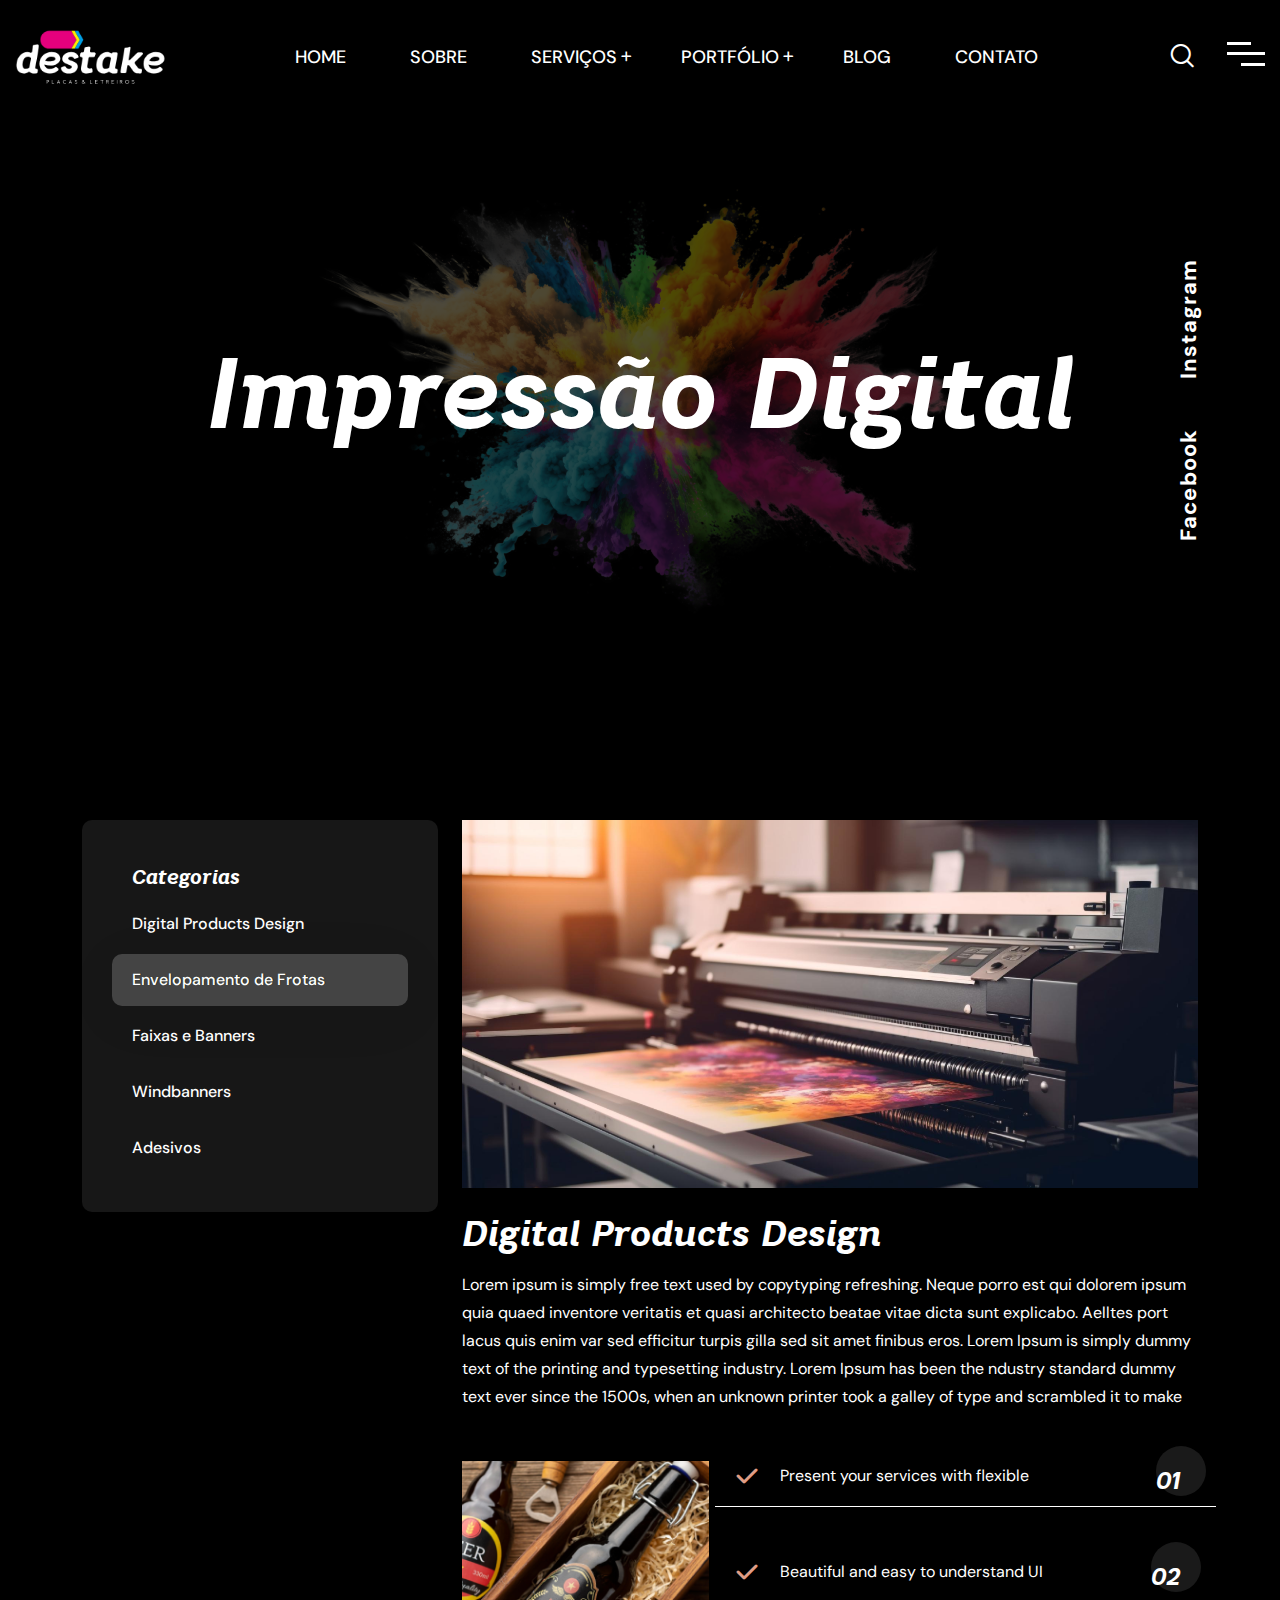
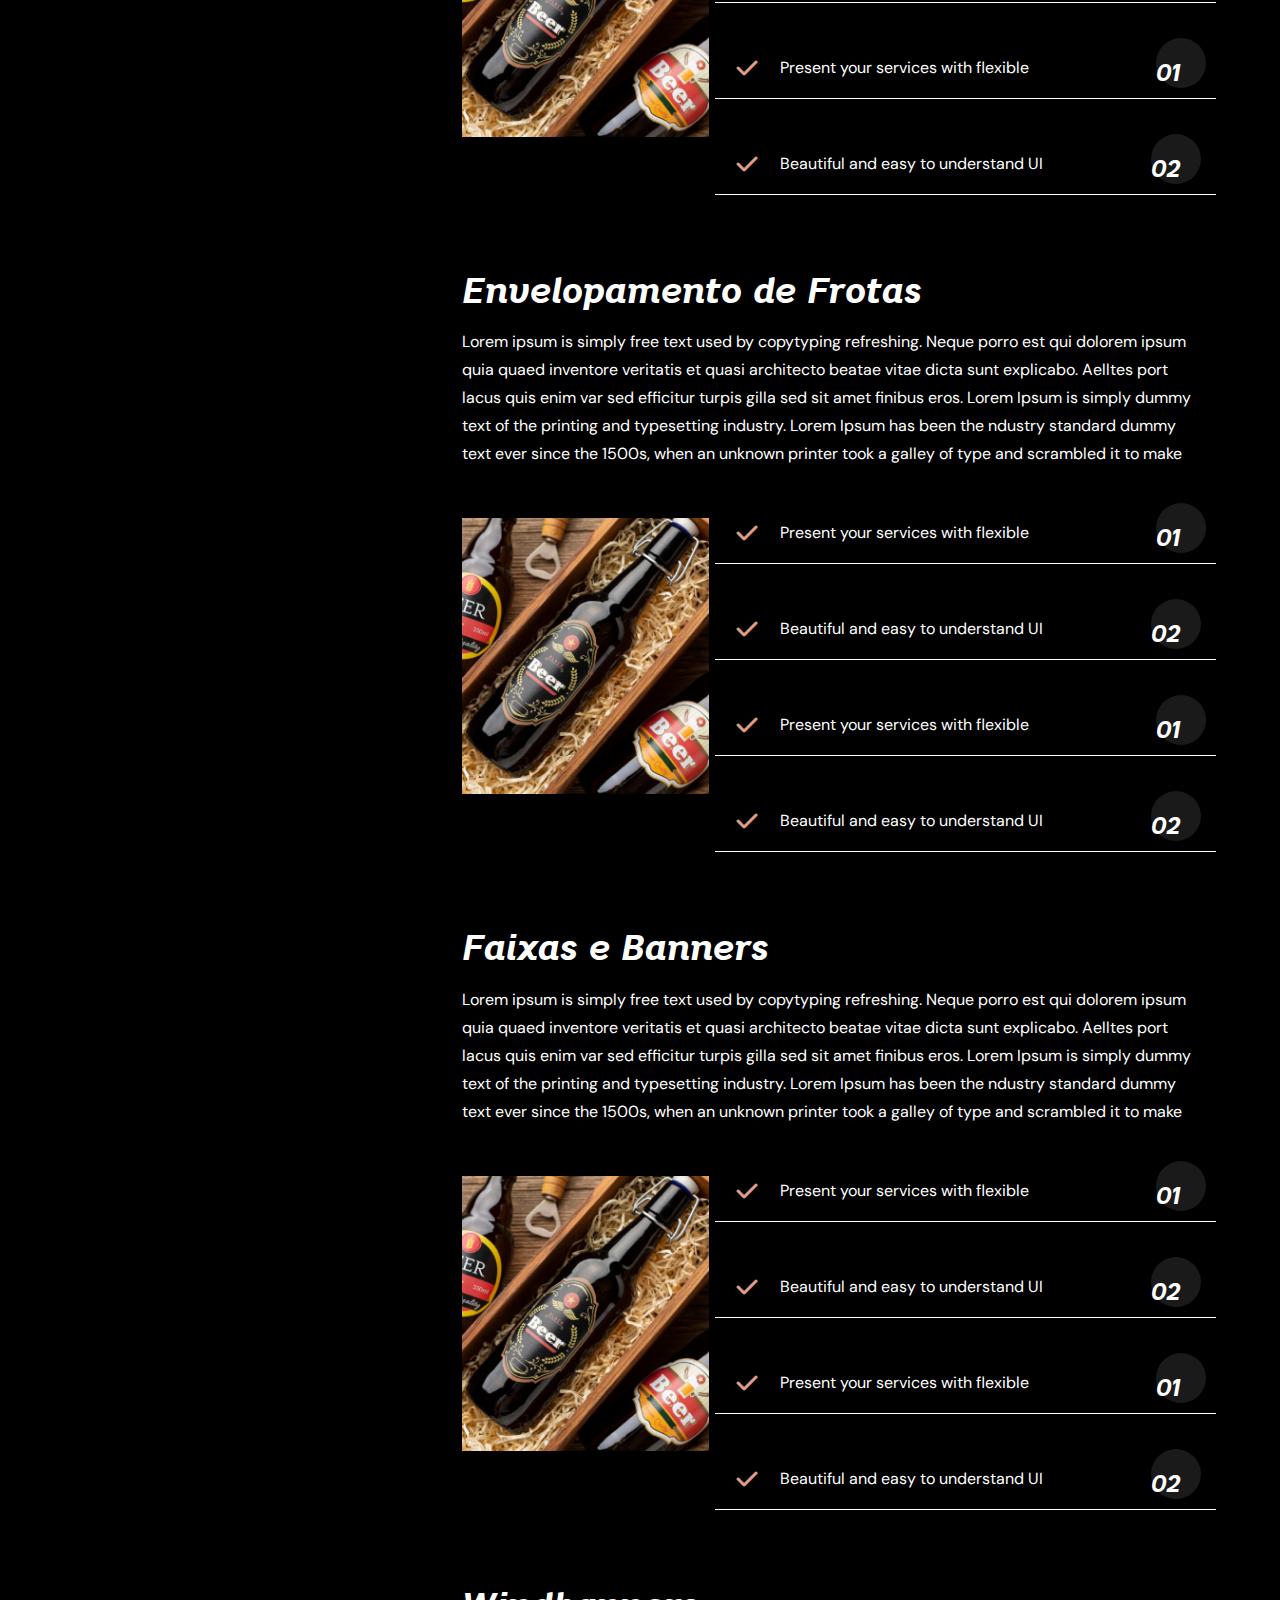
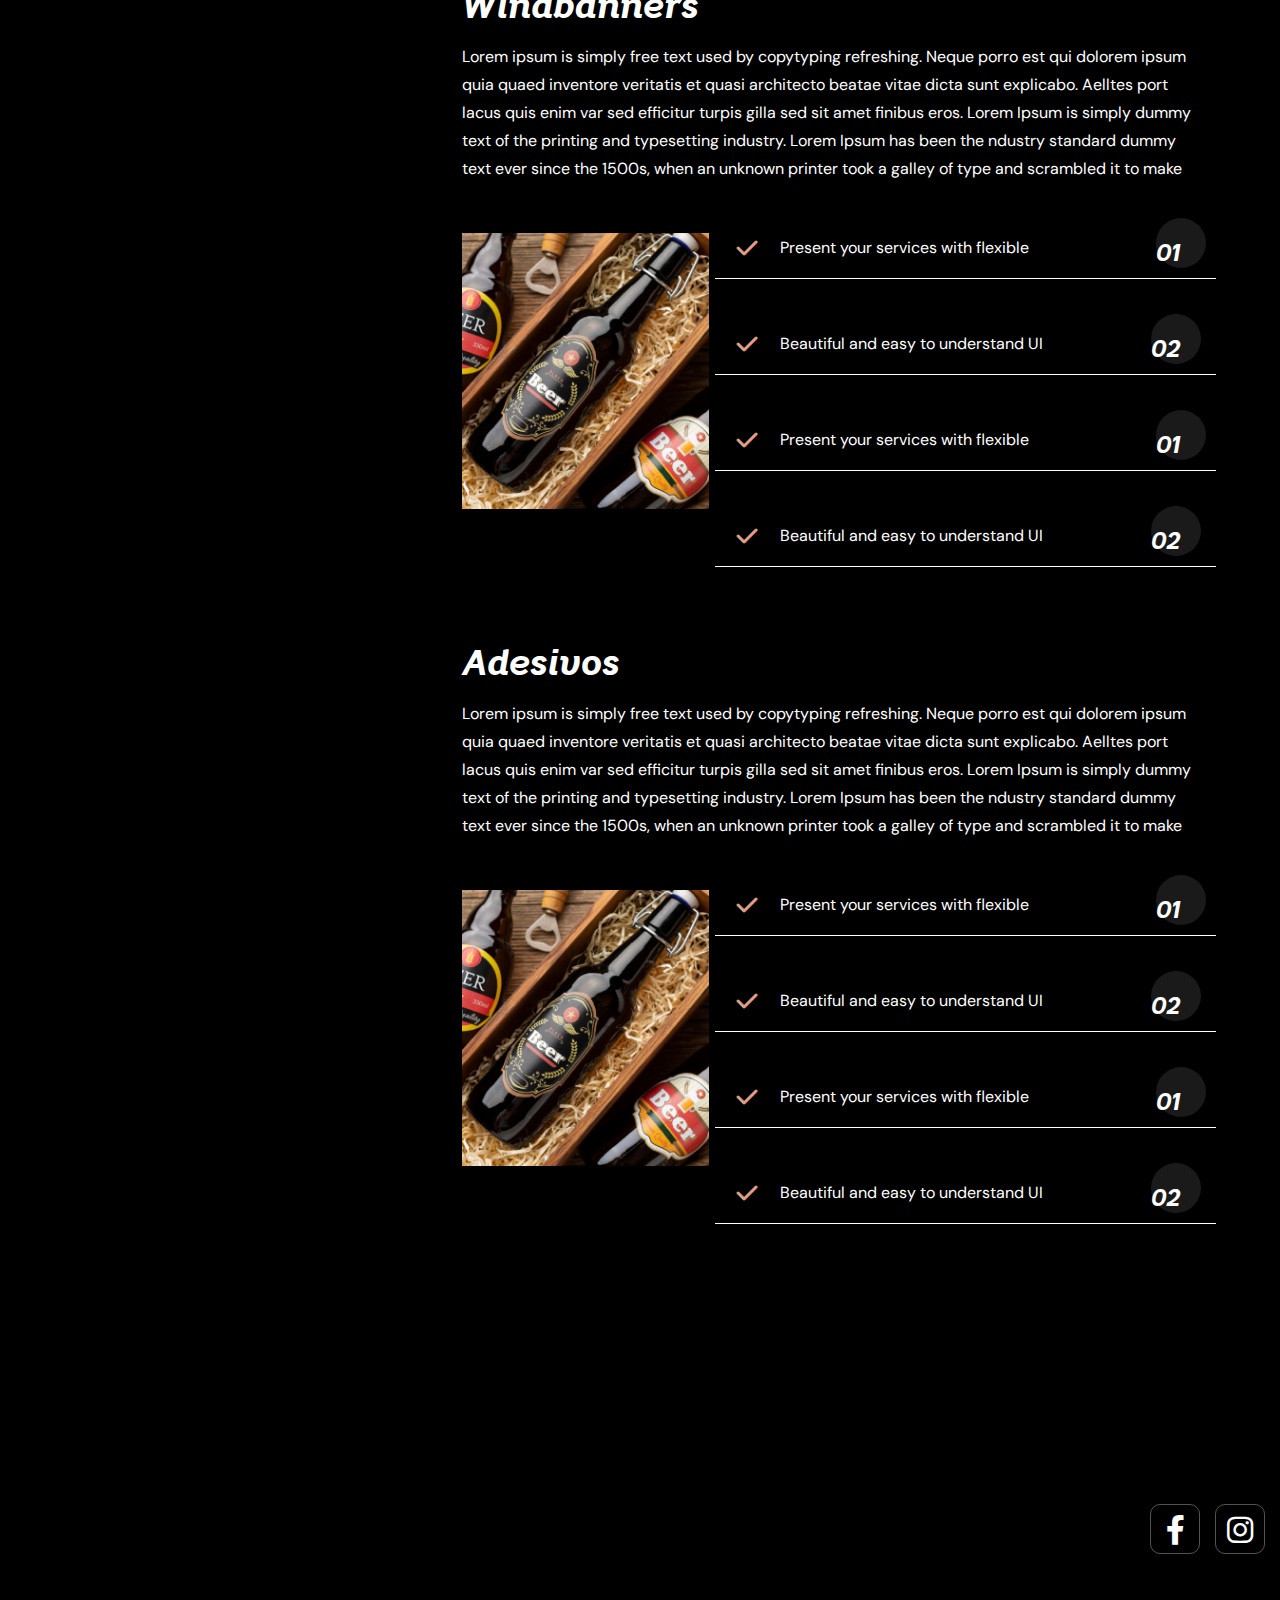
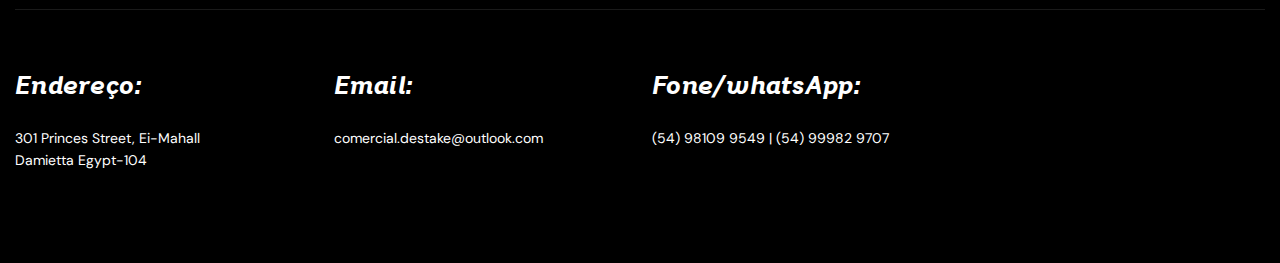
<file: servicos-detalhe.html>
<!DOCTYPE html>
<html lang="pt-br">
<head>
    <meta charset="utf-8">

    <!-- Stylesheets -->
    <link href="assets/css/bootstrap.min.css" rel="stylesheet">
    <link href="assets/css/style.css" rel="stylesheet">
    <link href="assets/css/custom.css" rel="stylesheet">

    <link rel="shortcut icon" href="assets/images/favicon.png" type="image/x-icon">
    <link rel="icon" href="assets/images/favicon.png" type="image/x-icon">

    <!-- Responsive -->
    <meta http-equiv="X-UA-Compatible" content="IE=edge">
    <meta name="viewport" content="width=device-width, initial-scale=1.0, maximum-scale=1.0, user-scalable=0">
    <!--[if lt IE 9]><script src="https://cdnjs.cloudflare.com/ajax/libs/html5shiv/3.7.3/html5shiv.js"></script><![endif]-->
    <!--[if lt IE 9]><script src="assets/js/respond.js"></script><![endif]-->

    <title>Destake - Placas & Letreiros</title>
</head>


<body>

    <div class="page-wrapper dark-layout">

        <!-- Cursor Animation -->
        <!-- <div class="circle"></div>
        <div class="circle-follow"></div> -->

        <!-- Preloader -->
        <!-- <div class="preloader"></div> -->

        <!-- Main Header-->
        <header class="main-header header-style-one">
            <div class="large-container">
                <!-- Main box -->
                <div class="main-box">
                    <div class="logo-box">
                        <div class="logo"><a href="index.html"><img src="assets/images/logo-branco.svg" width="150" alt="Destake"></a></div>
                    </div>

                    <!--Nav Box-->
                    <div class="nav-outer">
                        <nav class="nav main-menu">
                            <ul class="navigation">
                                <li><a href="index.html">Home</a></li>

                                <li><a href="sobre.html">Sobre</a></li>
                                
                                <li class="dropdown"><a href="servicos.html">Serviços</a>
                                    <ul>
                                        <li><a href="page-services.html">Services Grid</a></li>
                                        <li><a href="page-service-details.html">Service Details</a></li>
                                    </ul>
                                </li>

                                <li class="dropdown"><a href="portfolio.html">Portfólio</a>
                                    <ul>
                                        <li><a href="page-projects.html">Portfolio List</a></li>
                                        <li><a href="page-projects-grid.html">Portfolio Grid</a></li>
                                        <li><a href="page-project-details.html">Portfolio Details</a></li>
                                    </ul>
                                </li>

                                <li><a href="blog.html">Blog</a></li>
                                
                                <li><a href="contato.html">Contato</a></li>
                            </ul>
                        </nav>
                        <!-- Main Menu End-->
                    </div>


                    <div class="outer-box">
                        <button class="ui-btn ui-btn clink search-btn mx-0">
                            <span class="icon lnr lnr-icon-search"></span>
                        </button>

                        <button class="ui-btn ui-btn clink toggle-hidden-bar">
                            <span class="line"></span>
                            <span class="line"></span>
                            <span class="line"></span>
                        </button>

                        <!-- Mobile Nav toggler -->
                        <div class="mobile-nav-toggler"><span class="icon lnr-icon-bars"></span></div>
                    </div>
                </div>
            </div>

            <!-- Mobile Menu  -->
            <div class="mobile-menu">
                <div class="menu-backdrop"></div>

                <!--Here Menu Will Come Automatically Via Javascript / Same Menu as in Header-->
                <nav class="menu-box">
                    <div class="upper-box">
                        <div class="nav-logo"><a href="index.html"><img src="assets/images/logo-branco.svg" width="150" alt="Destake"></a></div>
                        <div class="close-btn"><i class="icon fa fa-times"></i></div>
                    </div>

                    <!--Keep This Empty / Menu will come through Javascript-->
                    <ul class="navigation clearfix"></ul>

                    <ul class="contact-list-one">
                        <li>
                            <!-- Contact Info Box -->
                            <div class="contact-info-box">
                                <i class="icon lnr-icon-phone-handset"></i>
                                    <span class="title">Call Now</span>
                                <a href="tel:+92880098670">+92 (8800) - 98670</a>
                            </div>
                        </li>

                        <li>
                            <!-- Contact Info Box -->
                            <div class="contact-info-box">
                                <span class="icon lnr-icon-envelope1"></span>
                                <span class="title">Send Email</span>
                                <a href="mailto:help@company.com">help@company.com</a>
                            </div>
                        </li>

                        <li>
                            <!-- Contact Info Box -->
                            <div class="contact-info-box">
                                <span class="icon lnr-icon-clock"></span>
                                <span class="title">Send Email</span>
                                Mon - Sat 8:00 - 6:30, Sunday - CLOSED
                            </div>
                        </li>
                    </ul>

                    <ul class="social-links">
                        <li><a href="#"><i class="fab fa-facebook-f"></i></a></li>
                        <li><a href="#"><i class="fab fa-instagram"></i></a></li>
                    </ul>
                </nav>
            </div><!-- End Mobile Menu -->

            <!-- Header Search -->
            <div class="search-popup">
                <span class="search-back-drop"></span>
                <button class="close-search"><span class="fa fa-close"></span></button>

                <div class="search-inner">
                    <form method="post" action="index.html">
                        <div class="form-group">
                            <input type="search" name="search-field" value="" placeholder="Search..." required="">
                            <button type="submit"><i class="icon fa fa-search"></i></button>
                        </div>
                    </form>
                </div>
            </div>
            <!-- End Header Search -->

            <!-- Sticky Header  -->
            <div class="sticky-header">
                <div class="large-container">
                    <div class="inner-container">
                        <!--Logo-->
                        <div class="logo">
                            <a href="index.html" title=""><img src="assets/images/logo-branco.svg" width="150" alt="Destake"></a>
                        </div>

                        <!--Right Col-->
                        <div class="nav-outer">
                            <!-- Main Menu -->
                            <nav class="main-menu">
                                <div class="navbar-collapse show collapse clearfix">
                                    <ul class="navigation clearfix">
                                    <!--Keep This Empty / Menu will come through Javascript-->
                                    </ul>
                                </div>
                            </nav><!-- Main Menu End-->

                            <!--Mobile Navigation Toggler-->
                            <div class="mobile-nav-toggler"><span class="icon lnr-icon-bars"></span></div>
                        </div>
                    </div>
                </div>
            </div><!-- End Sticky Menu -->
        </header>
        <!--End Main Header -->

        <!-- Hidden bar back drop -->
        <div class="hidden-bar-back-drop"></div>

        <!-- Hidden Bar -->
        <section class="hidden-bar">
            <div class="inner-box">
                <div class="upper-box">
                    <div class="nav-logo"><a href="index.html"><img src="assets/images/logo-branco.svg" alt="" title=""></a></div>
                    <div class="close-btn"><i class="icon fa fa-times"></i></div>
                </div>

                <div class="text-box">
                    <h4 class="title">Innovative Tech Solutions Partner</h4>
                    <div class="text">Sed ut perspiciatis unde omnis natus error voluptatem santium doloremque laudantium, totam rem aperiam, eaque ipsa quae ab nllo inventore veritatis quasi architecto beatae vitae</div>
                </div>

                <ul class="contact-list-two">
                    <li>
                        <!-- Contact Info Box -->
                        <div class="contact-info-box">
                            <i class="icon lnr-icon-phone-handset"></i>
                            <span class="title">Call Now</span>
                            <a href="tel:+92880098670">+92 (8800) - 98670</a>
                        </div>
                    </li>

                    <li>
                        <!-- Contact Info Box -->
                        <div class="contact-info-box">
                            <span class="icon lnr-icon-envelope1"></span>
                            <span class="title">Send Email</span>
                            <a href="mailto:help@company.com">help@company.com</a>
                        </div>
                    </li>

                    <li>
                        <!-- Contact Info Box -->
                        <div class="contact-info-box">
                            <span class="icon lnr-icon-clock"></span>
                            <span class="title">Send Email</span>
                            Mon - Sat 8:00 - 6:30, Sunday - CLOSED
                        </div>
                    </li>
                </ul>

                <ul class="social-links">
                    <li><a href="#"><i class="fab fa-twitter"></i></a></li>
                    <li><a href="#"><i class="fab fa-facebook-f"></i></a></li>
                    <li><a href="#"><i class="fab fa-pinterest"></i></a></li>
                    <li><a href="#"><i class="fab fa-instagram"></i></a></li>
                </ul>
            </div>
        </section>
        <!--End Hidden Bar -->

        <!-- Banner Section -->
        <section class="banner-section">
            <div class="outer-box pageCover" style="background-image: url(assets/images/coverPage03.png);">
                <div class="cover-page">
                    <h1>Impressão Digital</h1>
                </div>

                <ul class="social-icon-one" data-wow-delay="2400ms">
                    <li><a href="#">Facebook</a></li>
                    <li><a href="#">Instagram</a></li>
                </ul>
            </div>
        </section>
        <!-- End Banner Section -->

        
        <!--Start Services Details-->
        <section class="services-details">
            <div class="container pb-100">
                <div class="row">
                    <!--Start Services Details Sidebar-->
                    <div class="col-xl-4 col-lg-4">
                        <div class="service-sidebar">
                            <div class="sidebar__single sidebar__category">
                                <h3 class="sidebar__title">Categorias</h3>

                                <ul class="sidebar__category-list list-unstyled">
                                    <li><a href="#digital-products-design">Digital Products Design<span class="icon-right-arrow"></span></a> </li>
                                    <li class="active"><a href="page-service-details.html" id="envelopamento-de-frotas">Envelopamento de Frotas<span class="icon-right-arrow"></span></a></li>
                                    <li><a href="#faixas-e-banners">Faixas e Banners<span class="icon-right-arrow"></span></a> </li>
                                    <li><a href="#windbanners">Windbanners<span class="icon-right-arrow"></span></a> </li>
                                    <li><a href="#adesivos">Adesivos<span class="icon-right-arrow"></span></a> </li>
                                </ul>
                            </div>
                        </div>
                    </div>

                    <!--Start Services Details Content-->
                    <div class="col-xl-8 col-lg-8">
                        <div class="services-details__content">
                            <img src="assets/images/servico/servico-img01.png" alt="" />
                            
                            <div class="servico-bloco" id="digital-products-design">
                                <h3 class="mt-4">Digital Products Design</h3>

                                <p>
                                    Lorem ipsum is simply free text used by copytyping refreshing. Neque porro est qui 
                                    dolorem ipsum quia quaed inventore veritatis et quasi architecto beatae vitae dicta 
                                    sunt explicabo. Aelltes port lacus quis enim var sed efficitur turpis gilla sed 
                                    sit amet finibus eros. Lorem Ipsum is simply dummy text of the printing and typesetting 
                                    industry. Lorem Ipsum has been the ndustry standard dummy text ever since the 1500s, 
                                    when an unknown printer took a galley of type and scrambled it to make
                                </p>

                                <div class="features-section pt-0 pb-0">
                                    <div class="row">
                                        <div class="content-column col-lg-4 col-md-12 col-sm-12">
                                            <div class="inner-column">
                                                <img src="assets/images/servico/servico-img02.png" alt="">
                                            </div>
                                        </div>

                                        <div class="content-column col-lg-8 col-md-12 col-sm-12">
                                            <div class="inner-column">
                                                <ul class="features-list">
                                                    <li class="font-size-16"><i class="fa fa-check"></i> Present your services with flexible <span class="count">01</span></li>
                                                    <li class="font-size-16"><i class="fa fa-check"></i> Beautiful and easy to understand UI <span class="count">02</span></li>
                                                    <li class="font-size-16"><i class="fa fa-check"></i> Present your services with flexible <span class="count">01</span></li>
                                                    <li class="font-size-16"><i class="fa fa-check"></i> Beautiful and easy to understand UI <span class="count">02</span></li>
                                                </ul>
                                            </div>
                                        </div>
                                    </div>
                                </div>
                            </div>
                            <!-- END .servico-bloco -->

                            <div class="servico-bloco" id="envelopamento-de-frotas">
                                <h3 class="mt-4">Envelopamento de Frotas</h3>

                                <p>
                                    Lorem ipsum is simply free text used by copytyping refreshing. Neque porro est qui 
                                    dolorem ipsum quia quaed inventore veritatis et quasi architecto beatae vitae dicta 
                                    sunt explicabo. Aelltes port lacus quis enim var sed efficitur turpis gilla sed 
                                    sit amet finibus eros. Lorem Ipsum is simply dummy text of the printing and typesetting 
                                    industry. Lorem Ipsum has been the ndustry standard dummy text ever since the 1500s, 
                                    when an unknown printer took a galley of type and scrambled it to make
                                </p>

                                <div class="features-section pt-0 pb-0">
                                    <div class="row">
                                        <div class="content-column col-lg-4 col-md-12 col-sm-12">
                                            <div class="inner-column">
                                                <img src="assets/images/servico/servico-img02.png" alt="">
                                            </div>
                                        </div>

                                        <div class="content-column col-lg-8 col-md-12 col-sm-12">
                                            <div class="inner-column">
                                                <ul class="features-list">
                                                    <li class="font-size-16"><i class="fa fa-check"></i> Present your services with flexible <span class="count">01</span></li>
                                                    <li class="font-size-16"><i class="fa fa-check"></i> Beautiful and easy to understand UI <span class="count">02</span></li>
                                                    <li class="font-size-16"><i class="fa fa-check"></i> Present your services with flexible <span class="count">01</span></li>
                                                    <li class="font-size-16"><i class="fa fa-check"></i> Beautiful and easy to understand UI <span class="count">02</span></li>
                                                </ul>
                                            </div>
                                        </div>
                                    </div>
                                </div>
                            </div>
                            <!-- END .servico-bloco -->
                            
                            <div class="servico-bloco" id="faixas-e-banners">
                                <h3 class="mt-4">Faixas e Banners</h3>

                                <p>
                                    Lorem ipsum is simply free text used by copytyping refreshing. Neque porro est qui 
                                    dolorem ipsum quia quaed inventore veritatis et quasi architecto beatae vitae dicta 
                                    sunt explicabo. Aelltes port lacus quis enim var sed efficitur turpis gilla sed 
                                    sit amet finibus eros. Lorem Ipsum is simply dummy text of the printing and typesetting 
                                    industry. Lorem Ipsum has been the ndustry standard dummy text ever since the 1500s, 
                                    when an unknown printer took a galley of type and scrambled it to make
                                </p>

                                <div class="features-section pt-0 pb-0">
                                    <div class="row">
                                        <div class="content-column col-lg-4 col-md-12 col-sm-12">
                                            <div class="inner-column">
                                                <img src="assets/images/servico/servico-img02.png" alt="">
                                            </div>
                                        </div>

                                        <div class="content-column col-lg-8 col-md-12 col-sm-12">
                                            <div class="inner-column">
                                                <ul class="features-list">
                                                    <li class="font-size-16"><i class="fa fa-check"></i> Present your services with flexible <span class="count">01</span></li>
                                                    <li class="font-size-16"><i class="fa fa-check"></i> Beautiful and easy to understand UI <span class="count">02</span></li>
                                                    <li class="font-size-16"><i class="fa fa-check"></i> Present your services with flexible <span class="count">01</span></li>
                                                    <li class="font-size-16"><i class="fa fa-check"></i> Beautiful and easy to understand UI <span class="count">02</span></li>
                                                </ul>
                                            </div>
                                        </div>
                                    </div>
                                </div>
                            </div>
                            <!-- END .servico-bloco -->

                            <div class="servico-bloco" id="windbanners">
                                <h3 class="mt-4">Windbanners</h3>

                                <p>
                                    Lorem ipsum is simply free text used by copytyping refreshing. Neque porro est qui 
                                    dolorem ipsum quia quaed inventore veritatis et quasi architecto beatae vitae dicta 
                                    sunt explicabo. Aelltes port lacus quis enim var sed efficitur turpis gilla sed 
                                    sit amet finibus eros. Lorem Ipsum is simply dummy text of the printing and typesetting 
                                    industry. Lorem Ipsum has been the ndustry standard dummy text ever since the 1500s, 
                                    when an unknown printer took a galley of type and scrambled it to make
                                </p>

                                <div class="features-section pt-0 pb-0">
                                    <div class="row">
                                        <div class="content-column col-lg-4 col-md-12 col-sm-12">
                                            <div class="inner-column">
                                                <img src="assets/images/servico/servico-img02.png" alt="">
                                            </div>
                                        </div>

                                        <div class="content-column col-lg-8 col-md-12 col-sm-12">
                                            <div class="inner-column">
                                                <ul class="features-list">
                                                    <li class="font-size-16"><i class="fa fa-check"></i> Present your services with flexible <span class="count">01</span></li>
                                                    <li class="font-size-16"><i class="fa fa-check"></i> Beautiful and easy to understand UI <span class="count">02</span></li>
                                                    <li class="font-size-16"><i class="fa fa-check"></i> Present your services with flexible <span class="count">01</span></li>
                                                    <li class="font-size-16"><i class="fa fa-check"></i> Beautiful and easy to understand UI <span class="count">02</span></li>
                                                </ul>
                                            </div>
                                        </div>
                                    </div>
                                </div>
                            </div>
                            <!-- END .servico-bloco -->

                            <div class="servico-bloco" id="adesivos">
                                <h3 class="mt-4">Adesivos</h3>

                                <p>
                                    Lorem ipsum is simply free text used by copytyping refreshing. Neque porro est qui 
                                    dolorem ipsum quia quaed inventore veritatis et quasi architecto beatae vitae dicta 
                                    sunt explicabo. Aelltes port lacus quis enim var sed efficitur turpis gilla sed 
                                    sit amet finibus eros. Lorem Ipsum is simply dummy text of the printing and typesetting 
                                    industry. Lorem Ipsum has been the ndustry standard dummy text ever since the 1500s, 
                                    when an unknown printer took a galley of type and scrambled it to make
                                </p>

                                <div class="features-section pt-0 pb-0">
                                    <div class="row">
                                        <div class="content-column col-lg-4 col-md-12 col-sm-12">
                                            <div class="inner-column">
                                                <img src="assets/images/servico/servico-img02.png" alt="">
                                            </div>
                                        </div>

                                        <div class="content-column col-lg-8 col-md-12 col-sm-12">
                                            <div class="inner-column">
                                                <ul class="features-list">
                                                    <li class="font-size-16"><i class="fa fa-check"></i> Present your services with flexible <span class="count">01</span></li>
                                                    <li class="font-size-16"><i class="fa fa-check"></i> Beautiful and easy to understand UI <span class="count">02</span></li>
                                                    <li class="font-size-16"><i class="fa fa-check"></i> Present your services with flexible <span class="count">01</span></li>
                                                    <li class="font-size-16"><i class="fa fa-check"></i> Beautiful and easy to understand UI <span class="count">02</span></li>
                                                </ul>
                                            </div>
                                        </div>
                                    </div>
                                </div>
                            </div>
                            <!-- END .servico-bloco -->
                        </div>
                    </div>
                    <!--End Services Details Content-->
                </div>
            </div>
        </section>
        <!--End Services Details-->
        

        <!-- Main Footer -->
        <footer class="main-footer">
            <div class="bg bg-pattern-5"></div>

            <!--Widgets Section-->
            <div class="widgets-section">
                <div class="large-container">
                    <div class="footer-upper">
                        <div class="contact-info"></div>

                        <div class="social-links">
                            <ul class="social-icon-two">
                                <li><a href="#"><i class="fa-brands fa-facebook-f"></i></a></li>
                                <li><a href="#"><i class="fab fa-instagram"></i></a></li>
                            </ul>
                        </div>
                    </div>

                    <div class="row">
                        <!--Footer Column-->
                        <div class="footer-column col-lg-3 col-md-6">
                            <div class="footer-widget address-widget">
                                <h6 class="widget-title">Endereço:</h6>

                                <ul class="user-links">
                                    <li>301 Princes Street, Ei-Mahall <br>Damietta Egypt-104</li>
                                </ul>
                            </div>
                        </div>

                        <!--Footer Column-->
                        <div class="footer-column col-lg-3 col-md-6">
                            <div class="footer-widget">
                                <h6 class="widget-title">Email:</h6>

                                <ul class="user-links">
                                    <li><a href="mailto:comercial.destake@outlook.com">comercial.destake@outlook.com</a></li>
                                </ul>
                            </div>
                        </div>

                        <!--Footer Column-->
                        <div class="footer-column col-lg-3 col-md-6">
                            <div class="footer-widget">
                                <h6 class="widget-title">Fone/whatsApp:</h6>

                                <ul class="user-links">
                                    <li>
                                        <a href="tel:+54981099549">(54) 98109 9549</a> | 
                                        <a href="tel:+54999829707">(54) 99982 9707</a>
                                    </li>
                                </ul>
                            </div>
                        </div>

                        <!--Footer Column-->
                        <div class="footer-column col-lg-3 col-md-6">
                            <div class="footer-widget">
                                <figure class="image wow fadeIn" data-wow-delay="600ms"><img src="assets/images/logo-branco.svg" width="280" alt=""></figure> 
                            </div>
                        </div>
                    </div>
                </div>
            </div>
        </footer>
        <!--End Main Footer -->

    </div><!-- End Page Wrapper -->

    
    <!-- Scroll To Top -->
    <div class="scroll-to-top scroll-to-target" data-target="html"><span class="fa fa-angle-up"></span></div>

    <script src="assets/js/jquery.js"></script> 
    <script src="assets/js/popper.min.js"></script>
    <script src="assets/js/bootstrap.min.js"></script>
    <script src="assets/js/jquery.fancybox.js"></script>
    <script src="assets/js/jquery-ui.js"></script>
    <script src="assets/js/gsap.min.js"></script>
    <script src="assets/js/SplitText.min.js"></script>
    <script src="assets/js/ScrollTrigger.min.js"></script>
    <script src="assets/js/splitType.js"></script>
    <script src="assets/js/wow.js"></script>
    <script src="assets/js/appear.js"></script>
    <script src="assets/js/select2.min.js"></script>
    <script src="assets/js/swiper.min.js"></script>
    <script src="assets/js/owl.js"></script>
    <script src="assets/js/script.js"></script>
</body>
</html>
</file>
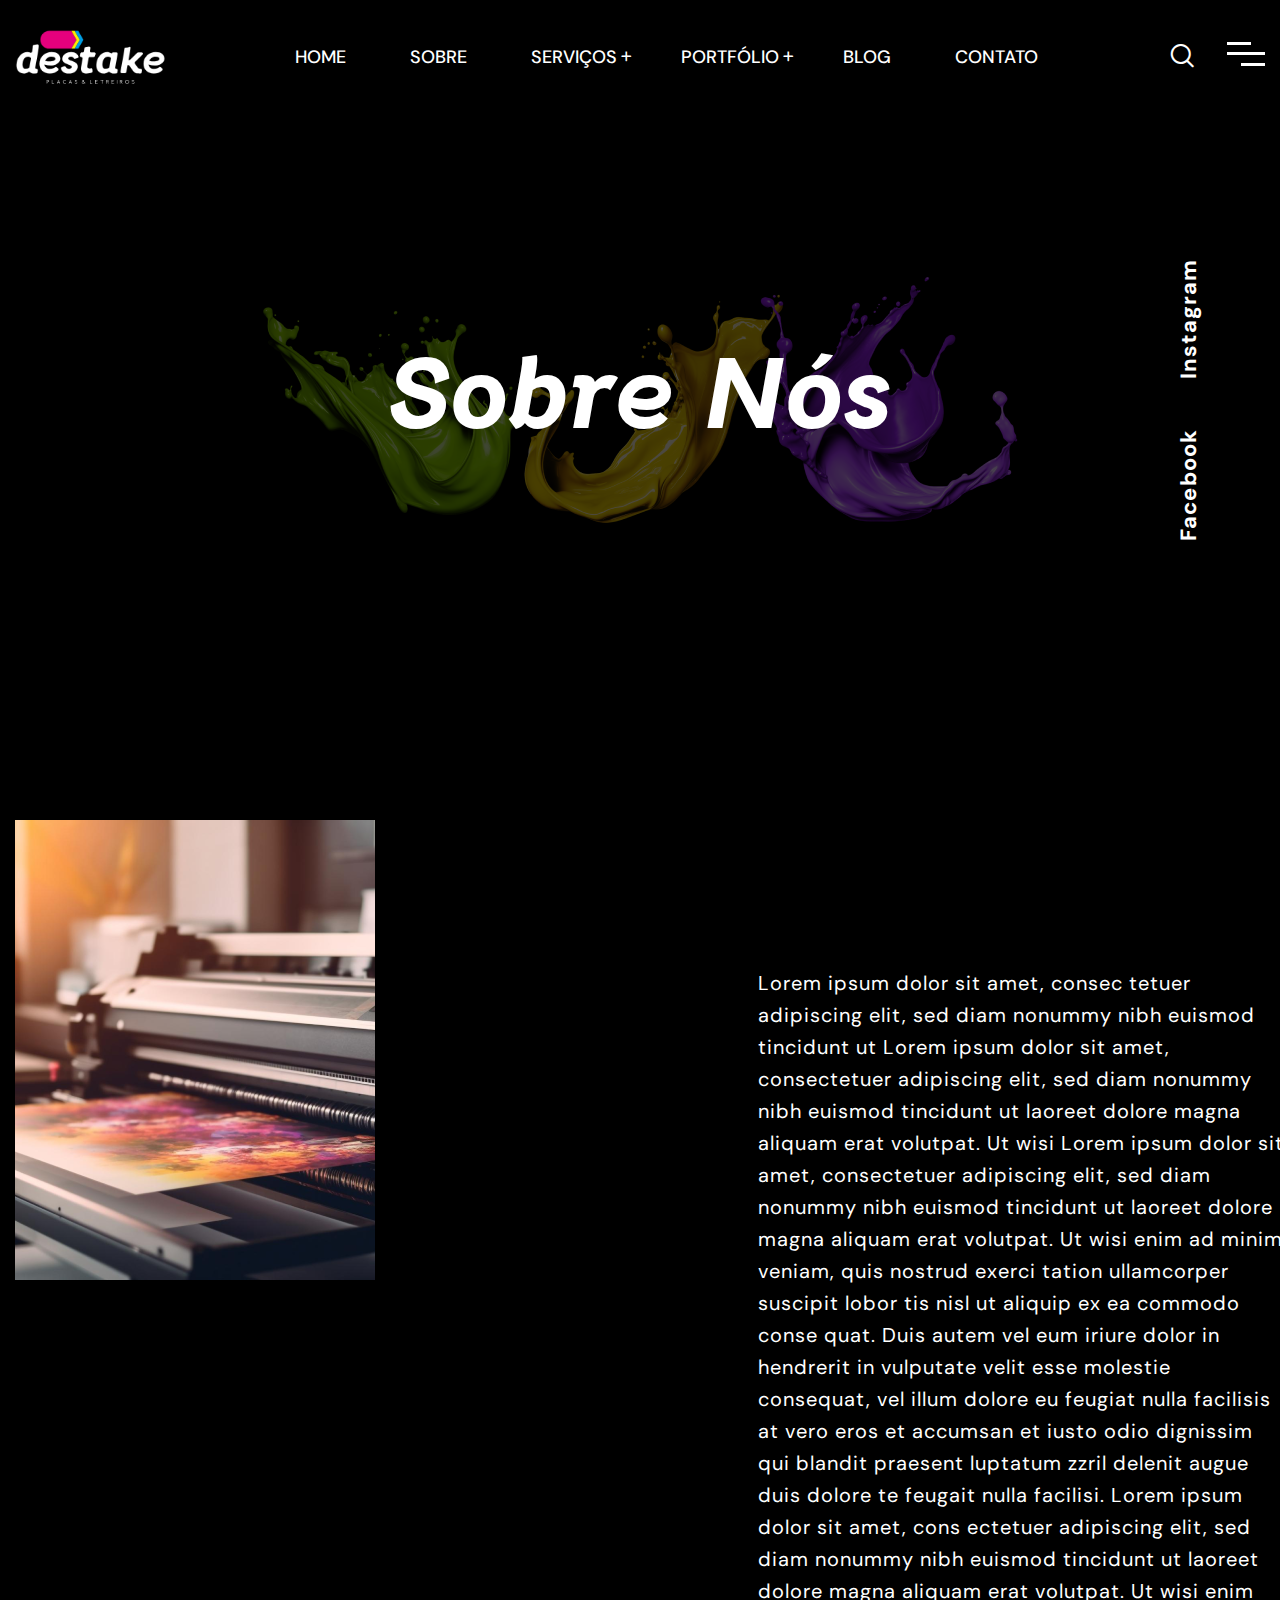
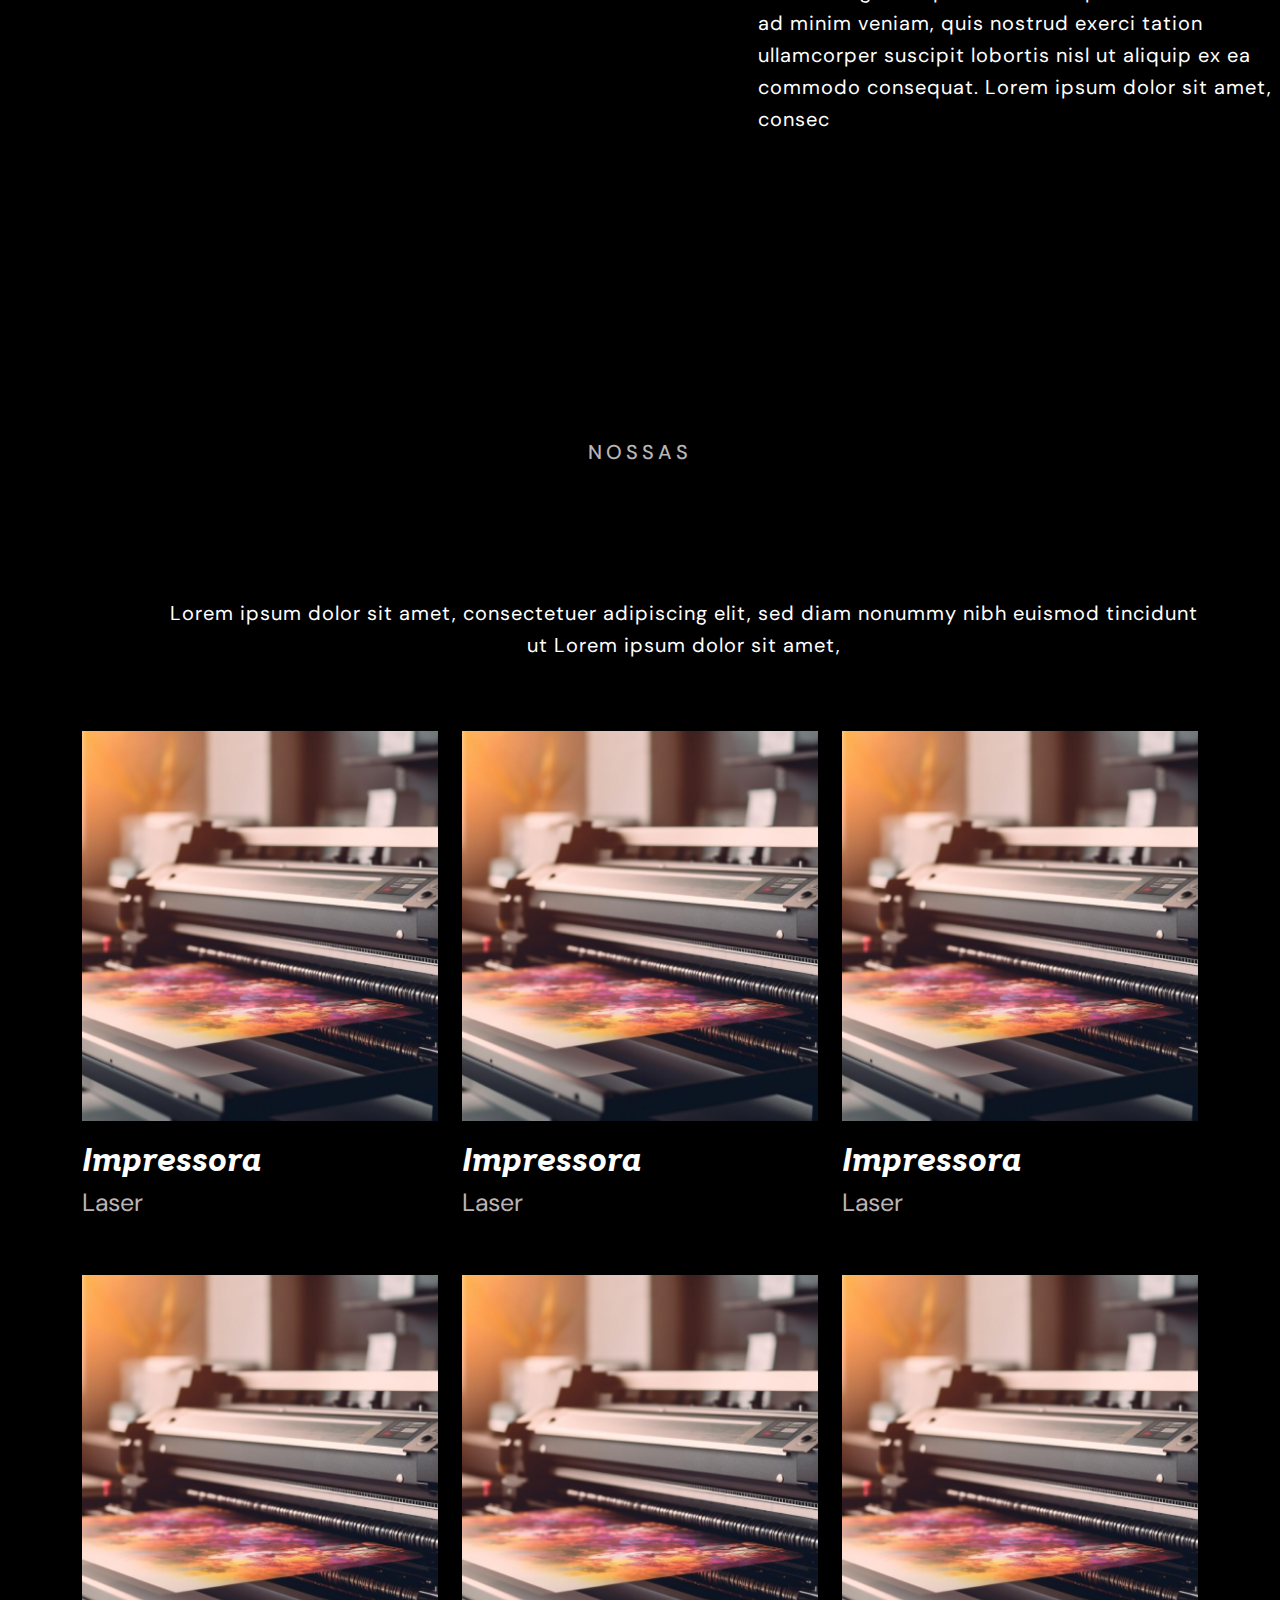
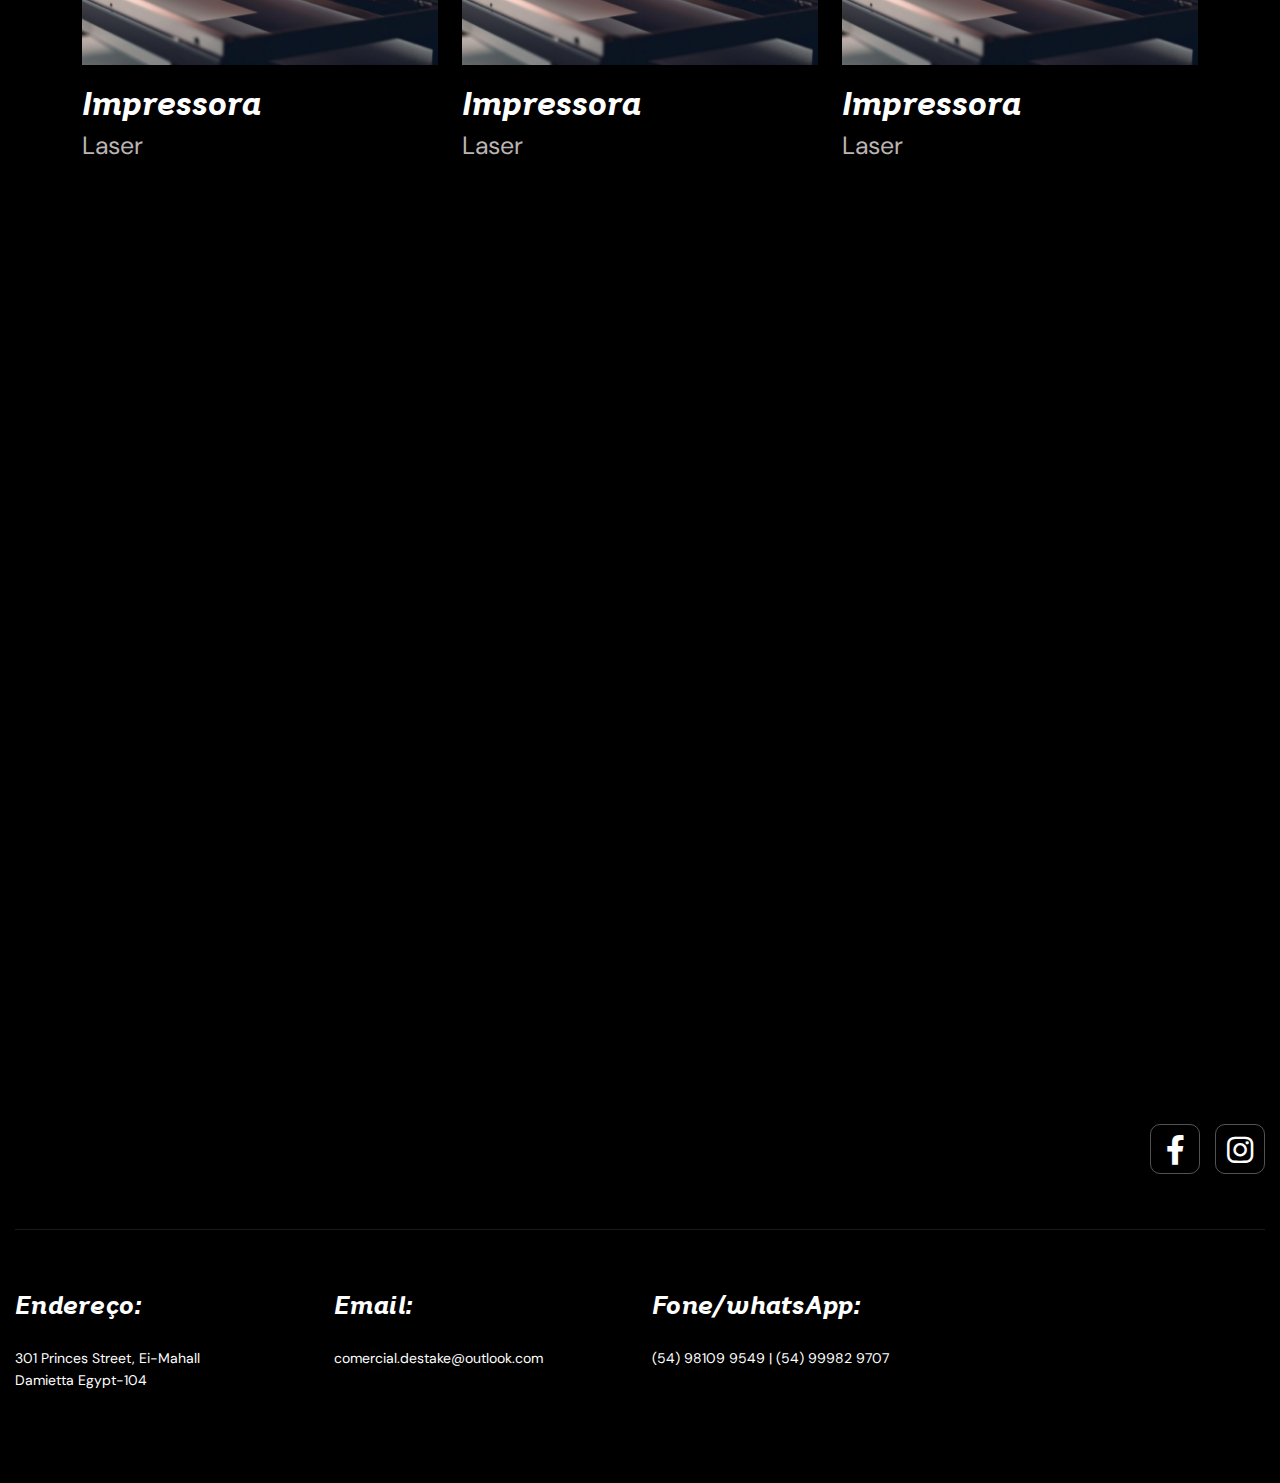
<file: sobre.html>
<!DOCTYPE html>
<html lang="pt-br">
<head>
    <meta charset="utf-8">

    <!-- Stylesheets -->
    <link href="assets/css/bootstrap.min.css" rel="stylesheet">
    <link href="assets/css/style.css" rel="stylesheet">
    <link href="assets/css/custom.css" rel="stylesheet">

    <link rel="shortcut icon" href="assets/images/favicon.png" type="image/x-icon">
    <link rel="icon" href="assets/images/favicon.png" type="image/x-icon">

    <!-- Responsive -->
    <meta http-equiv="X-UA-Compatible" content="IE=edge">
    <meta name="viewport" content="width=device-width, initial-scale=1.0, maximum-scale=1.0, user-scalable=0">
    <!--[if lt IE 9]><script src="https://cdnjs.cloudflare.com/ajax/libs/html5shiv/3.7.3/html5shiv.js"></script><![endif]-->
    <!--[if lt IE 9]><script src="assets/js/respond.js"></script><![endif]-->

    <title>Destake - Placas & Letreiros</title>
</head>


<body>

    <div class="page-wrapper dark-layout">

        <!-- Cursor Animation -->
        <!-- <div class="circle"></div>
        <div class="circle-follow"></div> -->

        <!-- Preloader -->
        <!-- <div class="preloader"></div> -->

        <!-- Main Header-->
        <header class="main-header header-style-one">
            <div class="large-container">
                <!-- Main box -->
                <div class="main-box">
                    <div class="logo-box">
                        <div class="logo"><a href="index.html"><img src="assets/images/logo-branco.svg" width="150" alt="Destake"></a></div>
                    </div>

                    <!--Nav Box-->
                    <div class="nav-outer">
                        <nav class="nav main-menu">
                            <ul class="navigation">
                                <li><a href="index.html">Home</a></li>

                                <li><a href="sobre.html">Sobre</a></li>
                                
                                <li class="dropdown"><a href="servicos.html">Serviços</a>
                                    <ul>
                                        <li><a href="page-services.html">Services Grid</a></li>
                                        <li><a href="page-service-details.html">Service Details</a></li>
                                    </ul>
                                </li>

                                <li class="dropdown"><a href="portfolio.html">Portfólio</a>
                                    <ul>
                                        <li><a href="page-projects.html">Portfolio List</a></li>
                                        <li><a href="page-projects-grid.html">Portfolio Grid</a></li>
                                        <li><a href="page-project-details.html">Portfolio Details</a></li>
                                    </ul>
                                </li>

                                <li><a href="blog.html">Blog</a></li>
                                
                                <li><a href="contato.html">Contato</a></li>
                            </ul>
                        </nav>
                        <!-- Main Menu End-->
                    </div>


                    <div class="outer-box">
                        <button class="ui-btn ui-btn clink search-btn mx-0">
                            <span class="icon lnr lnr-icon-search"></span>
                        </button>

                        <button class="ui-btn ui-btn clink toggle-hidden-bar">
                            <span class="line"></span>
                            <span class="line"></span>
                            <span class="line"></span>
                        </button>

                        <!-- Mobile Nav toggler -->
                        <div class="mobile-nav-toggler"><span class="icon lnr-icon-bars"></span></div>
                    </div>
                </div>
            </div>

            <!-- Mobile Menu  -->
            <div class="mobile-menu">
                <div class="menu-backdrop"></div>

                <!--Here Menu Will Come Automatically Via Javascript / Same Menu as in Header-->
                <nav class="menu-box">
                    <div class="upper-box">
                        <div class="nav-logo"><a href="index.html"><img src="assets/images/logo-branco.svg" width="150" alt="Destake"></a></div>
                        <div class="close-btn"><i class="icon fa fa-times"></i></div>
                    </div>

                    <!--Keep This Empty / Menu will come through Javascript-->
                    <ul class="navigation clearfix"></ul>

                    <ul class="contact-list-one">
                        <li>
                            <!-- Contact Info Box -->
                            <div class="contact-info-box">
                                <i class="icon lnr-icon-phone-handset"></i>
                                    <span class="title">Call Now</span>
                                <a href="tel:+92880098670">+92 (8800) - 98670</a>
                            </div>
                        </li>

                        <li>
                            <!-- Contact Info Box -->
                            <div class="contact-info-box">
                                <span class="icon lnr-icon-envelope1"></span>
                                <span class="title">Send Email</span>
                                <a href="mailto:help@company.com">help@company.com</a>
                            </div>
                        </li>

                        <li>
                            <!-- Contact Info Box -->
                            <div class="contact-info-box">
                                <span class="icon lnr-icon-clock"></span>
                                <span class="title">Send Email</span>
                                Mon - Sat 8:00 - 6:30, Sunday - CLOSED
                            </div>
                        </li>
                    </ul>

                    <ul class="social-links">
                        <li><a href="#"><i class="fab fa-facebook-f"></i></a></li>
                        <li><a href="#"><i class="fab fa-instagram"></i></a></li>
                    </ul>
                </nav>
            </div><!-- End Mobile Menu -->

            <!-- Header Search -->
            <div class="search-popup">
                <span class="search-back-drop"></span>
                <button class="close-search"><span class="fa fa-close"></span></button>

                <div class="search-inner">
                    <form method="post" action="index.html">
                        <div class="form-group">
                            <input type="search" name="search-field" value="" placeholder="Search..." required="">
                            <button type="submit"><i class="icon fa fa-search"></i></button>
                        </div>
                    </form>
                </div>
            </div>
            <!-- End Header Search -->

            <!-- Sticky Header  -->
            <div class="sticky-header">
                <div class="large-container">
                    <div class="inner-container">
                        <!--Logo-->
                        <div class="logo">
                            <a href="index.html" title=""><img src="assets/images/logo-branco.svg" width="150" alt="Destake"></a>
                        </div>

                        <!--Right Col-->
                        <div class="nav-outer">
                            <!-- Main Menu -->
                            <nav class="main-menu">
                                <div class="navbar-collapse show collapse clearfix">
                                    <ul class="navigation clearfix">
                                    <!--Keep This Empty / Menu will come through Javascript-->
                                    </ul>
                                </div>
                            </nav><!-- Main Menu End-->

                            <!--Mobile Navigation Toggler-->
                            <div class="mobile-nav-toggler"><span class="icon lnr-icon-bars"></span></div>
                        </div>
                    </div>
                </div>
            </div><!-- End Sticky Menu -->
        </header>
        <!--End Main Header -->

        <!-- Hidden bar back drop -->
        <div class="hidden-bar-back-drop"></div>

        <!-- Hidden Bar -->
        <section class="hidden-bar">
            <div class="inner-box">
                <div class="upper-box">
                    <div class="nav-logo"><a href="index.html"><img src="assets/images/logo-branco.svg" alt="" title=""></a></div>
                    <div class="close-btn"><i class="icon fa fa-times"></i></div>
                </div>

                <div class="text-box">
                    <h4 class="title">Innovative Tech Solutions Partner</h4>
                    <div class="text">Sed ut perspiciatis unde omnis natus error voluptatem santium doloremque laudantium, totam rem aperiam, eaque ipsa quae ab nllo inventore veritatis quasi architecto beatae vitae</div>
                </div>

                <ul class="contact-list-two">
                    <li>
                        <!-- Contact Info Box -->
                        <div class="contact-info-box">
                            <i class="icon lnr-icon-phone-handset"></i>
                            <span class="title">Call Now</span>
                            <a href="tel:+92880098670">+92 (8800) - 98670</a>
                        </div>
                    </li>

                    <li>
                        <!-- Contact Info Box -->
                        <div class="contact-info-box">
                            <span class="icon lnr-icon-envelope1"></span>
                            <span class="title">Send Email</span>
                            <a href="mailto:help@company.com">help@company.com</a>
                        </div>
                    </li>

                    <li>
                        <!-- Contact Info Box -->
                        <div class="contact-info-box">
                            <span class="icon lnr-icon-clock"></span>
                            <span class="title">Send Email</span>
                            Mon - Sat 8:00 - 6:30, Sunday - CLOSED
                        </div>
                    </li>
                </ul>

                <ul class="social-links">
                    <li><a href="#"><i class="fab fa-twitter"></i></a></li>
                    <li><a href="#"><i class="fab fa-facebook-f"></i></a></li>
                    <li><a href="#"><i class="fab fa-pinterest"></i></a></li>
                    <li><a href="#"><i class="fab fa-instagram"></i></a></li>
                </ul>
            </div>
        </section>
        <!--End Hidden Bar -->

        <!-- Banner Section -->
        <section class="banner-section">
            <div class="outer-box pageCover" style="background-image: url(assets/images/coverPage02.png);">
                <div class="cover-page">
                    <h1>Sobre Nós</h1>
                </div>

                <ul class="social-icon-one" data-wow-delay="2400ms">
                    <li><a href="#">Facebook</a></li>
                    <li><a href="#">Instagram</a></li>
                </ul>
            </div>
        </section>
        <!-- End Banner Section -->

        <!-- About Section Two -->
        <section class="about-section-two">
            <div class="large-container">
                <div class="row">
                <div class="content-column col-lg-5 col-md-12 col-sm-12 order-2 wow fadeInRight" data-wow-delay="600ms">
                    <div class="inner-column">
                        <div class="sec-title title-anim-two">
                            <h2 class="words-rotate-in text-split">A Destake</h2>

                            <div class="text">
                                Lorem ipsum dolor sit amet, consec
                                tetuer adipiscing elit, sed diam nonummy 
                                nibh euismod tincidunt ut Lorem ipsum 
                                dolor sit amet, consectetuer adipiscing 
                                elit, sed diam nonummy nibh euismod 
                                tincidunt ut laoreet dolore magna 
                                aliquam erat volutpat. Ut wisi Lorem 
                                ipsum dolor sit amet, consectetuer 
                                adipiscing elit, sed diam nonummy nibh 
                                euismod tincidunt ut laoreet dolore 
                                magna aliquam erat volutpat. Ut wisi 
                                enim ad minim veniam, quis nostrud 
                                exerci tation ullamcorper suscipit lobor
                                tis nisl ut aliquip ex ea commodo conse
                                quat. Duis autem vel eum iriure dolor in 
                                hendrerit in vulputate velit esse molestie 
                                consequat, vel illum dolore eu feugiat 
                                nulla facilisis at vero eros et accumsan et 
                                iusto odio dignissim qui blandit praesent 
                                luptatum zzril delenit augue duis dolore 
                                te feugait nulla facilisi.
                                 Lorem ipsum dolor sit amet, cons 
                                ectetuer adipiscing elit, sed diam 
                                nonummy nibh euismod tincidunt ut 
                                laoreet dolore magna aliquam erat 
                                volutpat. Ut wisi enim ad minim veniam, 
                                quis nostrud exerci tation ullamcorper 
                                suscipit lobortis nisl ut aliquip ex ea 
                                commodo consequat.
                                 Lorem ipsum dolor sit amet, consec
                            </div>
                        </div>
                    </div>
                </div>

                <!-- Image Column -->
                <div class="image-column col-lg-7 col-md-12 col-sm-12">
                    <div class="row">
                        <div class="col-lg-7 col-md-7">
                            <figure class="image overlay-anim wow fadeInUp"><img src="assets/images/sobre/sobre-img01.png" alt=""></figure>
                        </div>

                        <div class="col-lg-5 col-md-5">
                            <div class="inner-column">
                                <div class="counter-block-two" style="height: 140px;"></div>

                                <figure class="image-2 overlay-anim wow fadeInUp"><img src="assets/images/sobre/sobre-img02.png" alt=""></figure>
                            </div>
                        </div>
                    </div>
                </div>
                </div>
            </div>
        </section>
        <!--Emd About Section Two -->
        
        <!-- Project Section -->
        <section class="project-section pt-0 pb-0">
            <div class="container">
                <div class="sec-title text-center title-anim-two">
                    <span class="sub-title">NOSSAS</span>
                    <h2 class="words-rotate-in text-split">Estruturas</h2>

                    <div class="text">
                        Lorem ipsum dolor sit amet, consectetuer adipiscing elit, sed diam 
                        nonummy nibh euismod tincidunt ut Lorem ipsum dolor sit amet,
                    </div>
                </div>

                <div class="row">
                    <!-- Team block Two -->
                    <div class="col-lg-4 col-md-6 col-sm-12">
                        <div class="team-block mb-60">
                            <div class="inner-box">
                                <div class="image-box">
                                    <figure class="image"><a href="page-team-details.html"><img src="assets/images/sobre/sobre-img03.png" alt=""></a></figure>
                                </div>

                                <div class="info-box">
                                    <h5 class="name"><a href="page-team-details.html">Impressora</a></h5>
                                    <span class="designation">Laser</span>
                                </div>
                            </div>
                        </div>
                    </div>

                    <!-- Team block Two -->
                    <div class="col-lg-4 col-md-6 col-sm-12">
                        <div class="team-block mb-60">
                            <div class="inner-box">
                                <div class="image-box">
                                    <figure class="image"><a href="page-team-details.html"><img src="assets/images/sobre/sobre-img03.png" alt=""></a></figure>
                                </div>

                                <div class="info-box">
                                    <h5 class="name"><a href="page-team-details.html">Impressora</a></h5>
                                    <span class="designation">Laser</span>
                                </div>
                            </div>
                        </div>
                    </div>

                    <!-- Team block Two -->
                    <div class="col-lg-4 col-md-6 col-sm-12">
                        <div class="team-block mb-60">
                            <div class="inner-box">
                                <div class="image-box">
                                    <figure class="image"><a href="page-team-details.html"><img src="assets/images/sobre/sobre-img03.png" alt=""></a></figure>
                                </div>

                                <div class="info-box">
                                    <h5 class="name"><a href="page-team-details.html">Impressora</a></h5>
                                    <span class="designation">Laser</span>
                                </div>
                            </div>
                        </div>
                    </div>

                    <!-- Team block Two -->
                    <div class="col-lg-4 col-md-6 col-sm-12">
                        <div class="team-block mb-md-60">
                            <div class="inner-box">
                                <div class="image-box">
                                    <figure class="image"><a href="page-team-details.html"><img src="assets/images/sobre/sobre-img03.png" alt=""></a></figure>
                                </div>

                                <div class="info-box">
                                    <h5 class="name"><a href="page-team-details.html">Impressora</a></h5>
                                    <span class="designation">Laser</span>
                                </div>
                            </div>
                        </div>
                    </div>

                    <!-- Team block Two -->
                    <div class="col-lg-4 col-md-6 col-sm-12">
                        <div class="team-block mb-sm-60">
                            <div class="inner-box">
                                <div class="image-box">
                                    <figure class="image"><a href="page-team-details.html"><img src="assets/images/sobre/sobre-img03.png" alt=""></a></figure>
                                </div>

                                <div class="info-box">
                                    <h5 class="name"><a href="page-team-details.html">Impressora</a></h5>
                                    <span class="designation">Laser</span>
                                </div>
                            </div>
                        </div>
                    </div>

                    <!-- Team block Two -->
                    <div class="col-lg-4 col-md-6 col-sm-12">
                        <div class="team-block">
                            <div class="inner-box">
                                <div class="image-box">
                                    <figure class="image"><a href="page-team-details.html"><img src="assets/images/sobre/sobre-img03.png" alt=""></a></figure>
                                </div>

                                <div class="info-box">
                                    <h5 class="name"><a href="page-team-details.html">Impressora</a></h5>
                                    <span class="designation">Laser</span>
                                </div>
                            </div>
                        </div>
                    </div>
                </div>
            </div>
        </section>
        <!--End Project Section -->

        <!-- Features Section -->
        <section class="features-section pt-0">
            <div class="large-container">
                <div class="row">
                    <div class="content-column col-lg-6 col-md-12 col-sm-12 wow fadeInRight" data-wow-delay="600ms">
                        <div class="inner-column">
                            <div class="sec-title title-anim-two">
                                <span class="sub-title">NOSSOS</span>
                                <h2 class="words-slide-from-right text-split">Diferenciais</h2>
                            </div>

                            <ul class="features-list">
                                <li><i class="fa fa-check"></i>Lorem ipsum dolor sit </li>
                                <li><i class="fa fa-check"></i>Lorem ipsum dolor sit </li>
                                <li><i class="fa fa-check"></i>Lorem ipsum dolor sit </li>
                                <li><i class="fa fa-check"></i>Lorem ipsum dolor sit </li>
                            </ul>
                        </div>
                    </div>

                    <!-- Image Column -->
                    <div class="image-column col-lg-6 col-md-12 col-sm-12">
                        <div class="inner-column wow fadeInLeft">
                            <figure class="image overlay-anim wow fadeInUp"><img src="assets/images/sobre/sobre-img04.png" alt=""></figure>
                        </div>
                    </div>
                </div>
            </div>
        </section>
        <!--Emd Features Section -->
        


        <!-- Main Footer -->
        <footer class="main-footer">
            <div class="bg bg-pattern-5"></div>

            <!--Widgets Section-->
            <div class="widgets-section">
                <div class="large-container">
                    <div class="footer-upper">
                        <div class="contact-info"></div>

                        <div class="social-links">
                            <ul class="social-icon-two">
                                <li><a href="#"><i class="fa-brands fa-facebook-f"></i></a></li>
                                <li><a href="#"><i class="fab fa-instagram"></i></a></li>
                            </ul>
                        </div>
                    </div>

                    <div class="row">
                        <!--Footer Column-->
                        <div class="footer-column col-lg-3 col-md-6">
                            <div class="footer-widget address-widget">
                                <h6 class="widget-title">Endereço:</h6>

                                <ul class="user-links">
                                    <li>301 Princes Street, Ei-Mahall <br>Damietta Egypt-104</li>
                                </ul>
                            </div>
                        </div>

                        <!--Footer Column-->
                        <div class="footer-column col-lg-3 col-md-6">
                            <div class="footer-widget">
                                <h6 class="widget-title">Email:</h6>

                                <ul class="user-links">
                                    <li><a href="mailto:comercial.destake@outlook.com">comercial.destake@outlook.com</a></li>
                                </ul>
                            </div>
                        </div>

                        <!--Footer Column-->
                        <div class="footer-column col-lg-3 col-md-6">
                            <div class="footer-widget">
                                <h6 class="widget-title">Fone/whatsApp:</h6>

                                <ul class="user-links">
                                    <li>
                                        <a href="tel:+54981099549">(54) 98109 9549</a> | 
                                        <a href="tel:+54999829707">(54) 99982 9707</a>
                                    </li>
                                </ul>
                            </div>
                        </div>

                        <!--Footer Column-->
                        <div class="footer-column col-lg-3 col-md-6">
                            <div class="footer-widget">
                                <figure class="image wow fadeIn" data-wow-delay="600ms"><img src="assets/images/logo-branco.svg" width="280" alt=""></figure> 
                            </div>
                        </div>
                    </div>
                </div>
            </div>
        </footer>
        <!--End Main Footer -->

    </div><!-- End Page Wrapper -->

    
    <!-- Scroll To Top -->
    <div class="scroll-to-top scroll-to-target" data-target="html"><span class="fa fa-angle-up"></span></div>

    <script src="assets/js/jquery.js"></script> 
    <script src="assets/js/popper.min.js"></script>
    <script src="assets/js/bootstrap.min.js"></script>
    <script src="assets/js/jquery.fancybox.js"></script>
    <script src="assets/js/jquery-ui.js"></script>
    <script src="assets/js/gsap.min.js"></script>
    <script src="assets/js/SplitText.min.js"></script>
    <script src="assets/js/ScrollTrigger.min.js"></script>
    <script src="assets/js/splitType.js"></script>
    <script src="assets/js/wow.js"></script>
    <script src="assets/js/appear.js"></script>
    <script src="assets/js/select2.min.js"></script>
    <script src="assets/js/swiper.min.js"></script>
    <script src="assets/js/owl.js"></script>
    <script src="assets/js/script.js"></script>
</body>
</html>
</file>
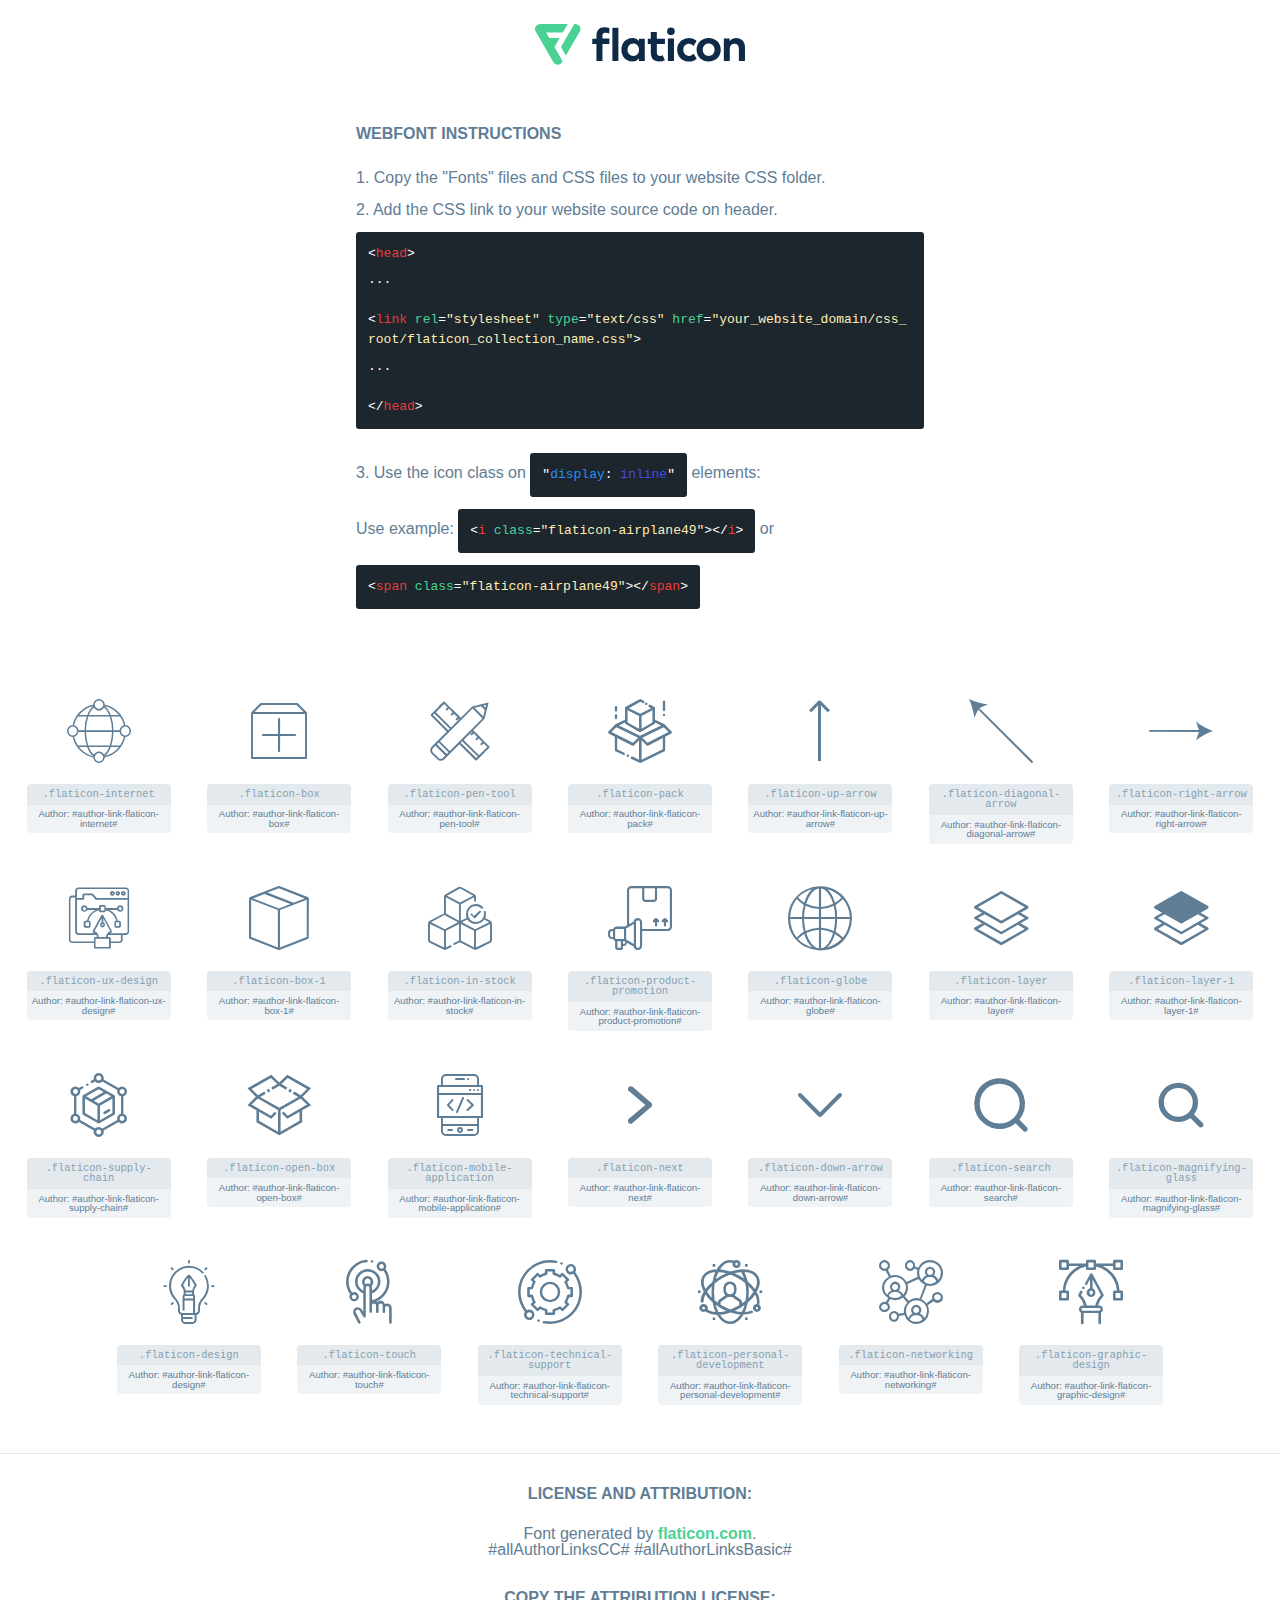
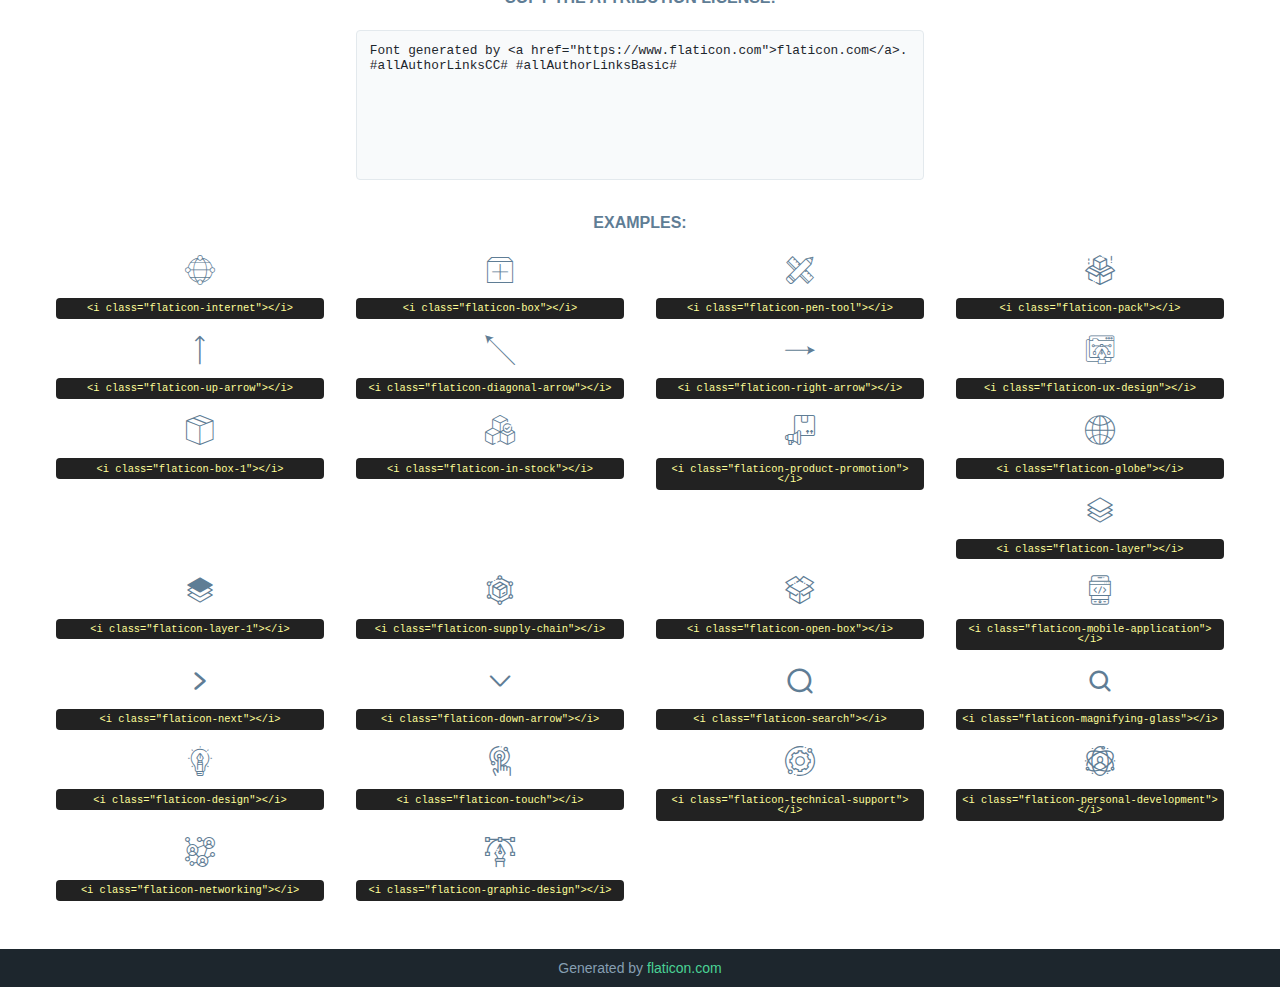
<file: assets/fonts/flaticon_agency.html>
<!DOCTYPE html>
<html lang="en">
<head>
    <title>Flaticon Webfont</title>
    <link rel="stylesheet" type="text/css" href="../css/flaticon.css"/>
    <meta charset="UTF-8">
    <style>
        html, body, div, span, applet, object, iframe,
        h1, h2, h3, h4, h5, h6, p, blockquote, pre,
        a, abbr, acronym, address, big, cite, code,
        del, dfn, em, img, ins, kbd, q, s, samp,
        small, strike, strong, sub, sup, tt, var,
        b, u, i, center,
        dl, dt, dd, ol, ul, li,
        fieldset, form, label, legend,
        table, caption, tbody, tfoot, thead, tr, th, td,
        article, aside, canvas, details, embed,
        figure, figcaption, footer, header, hgroup,
        menu, nav, output, ruby, section, summary,
        time, mark, audio, video {
            margin: 0;
            padding: 0;
            border: 0;
            font-size: 100%;
            font: inherit;
            vertical-align: baseline;
        }

        /* HTML5 display-role reset for older browsers */
        article, aside, details, figcaption, figure,
        footer, header, hgroup, menu, nav, section {
            display: block;
        }

        body {
            line-height: 1;
        }

        ol, ul {
            list-style: none;
        }

        blockquote, q {
            quotes: none;
        }

        blockquote:before, blockquote:after,
        q:before, q:after {
            content: '';
            content: none;
        }

        table {
            border-collapse: collapse;
            border-spacing: 0;
        }

        body {
            font-family: Helvetica, Arial, sans-serif;
            font-size: 16px;
            color: #5f7d95;
        }

        a {
            color: #4AD295;
            font-weight: bold;
            text-decoration: none;
        }

        * {
            -moz-box-sizing: border-box;
            -webkit-box-sizing: border-box;
            box-sizing: border-box;
            margin: 0;
            padding: 0;
        }

        [class^="flaticon-"]:before, [class*=" flaticon-"]:before, [class^="flaticon-"]:after, [class*=" flaticon-"]:after {
            font-family: Flaticon;
            font-size: 30px;
            font-style: normal;
            margin-left: 20px;
            color: #333;
        }

        .wrapper {
            max-width: 600px;
            margin: auto;
            padding: 0 1em;
        }

        .title {
            margin-bottom: 24px;
            text-transform: uppercase;
            font-weight: bold;
        }

        header {
            text-align: center;
            padding: 24px;
        }

        header .logo {
            width: 210px;
            height: auto;
            border: none;
            display: inline-block;
        }

        header strong {
            font-size: 28px;
            font-weight: 500;
            vertical-align: middle;
        }

        .demo {
            margin: 2em auto;
            line-height: 1.25em;
        }

        .demo ul li {
            margin-bottom: 12px;
        }

        .demo ul li code {
            background-color: #1D262D;
            border-radius: 3px;
            padding: 12px;
            display: inline-block;
            color: #fff;
            font-family: Consolas, Monaco, Lucida Console, Liberation Mono, DejaVu Sans Mono, Bitstream Vera Sans Mono, Courier New, monospace;
            font-weight: lighter;
            margin-top: 12px;
            font-size: 13px;
            word-break: break-all;
        }

        .demo ul li code .red {
            color: #EC3A3B;
        }

        .demo ul li code .green {
            color: #4AD295;
        }

        .demo ul li code .yellow {
            color: #FFEEB6;
        }

        .demo ul li code .blue {
            color: #2C8CF4;
        }

        .demo ul li code .purple {
            color: #4949E7;
        }

        .demo ul li code .dots {
            margin-top: 0.5em;
            display: block;
        }

        #glyphs {
            border-bottom: 1px solid #E3E9ED;
            padding: 2em 0;
            text-align: center;
        }

        .glyph {
            display: inline-block;
            width: 9em;
            margin: 1em;
            text-align: center;
            vertical-align: top;
            background: #FFF;
        }

        .glyph .flaticon {
            padding: 10px;
            display: block;
            font-family: "Flaticon";
            font-size: 64px;
            line-height: 1;
        }

        .glyph .flaticon:before {
            font-size: 64px;
            color: #5f7d95;
            margin-left: 0;
        }

        .class-name {
            font-size: 0.65em;
            background-color: #E3E9ED;
            color: #869FB2;
            border-radius: 4px 4px 0 0;
            padding: 0.5em;
            font-family: Consolas, Monaco, Lucida Console, Liberation Mono, DejaVu Sans Mono, Bitstream Vera Sans Mono, Courier New, monospace;
        }

        .author-name {
            font-size: 0.6em;
            background-color: #EFF3F6;
            border-top: 0;
            border-radius: 0 0 4px 4px;
            padding: 0.5em;
        }

        .author-name a {
            color: #1D262D;
        }

        .class-name:last-child {
            font-size: 10px;
            color: #888;
        }

        .class-name:last-child a {
            font-size: 10px;
            color: #555;
        }

        .glyph > input {
            display: block;
            width: 100px;
            margin: 5px auto;
            text-align: center;
            font-size: 12px;
            cursor: text;
        }

        .glyph > input.icon-input {
            font-family: "Flaticon";
            font-size: 16px;
            margin-bottom: 10px;
        }

        .attribution .title {
            margin-top: 2em;
        }

        .attribution textarea {
            background-color: #F8FAFB;
            color: #1D262D;
            padding: 1em;
            border: none;
            box-shadow: none;
            border: 1px solid #E3E9ED;
            border-radius: 4px;
            resize: none;
            width: 100%;
            height: 150px;
            font-size: 0.8em;
            font-family: Consolas, Monaco, Lucida Console, Liberation Mono, DejaVu Sans Mono, Bitstream Vera Sans Mono, Courier New, monospace;
            -webkit-appearance: none;
        }

        .attribution textarea:hover {
            border-color: #CFD9E0;
        }

        .attribution textarea:focus {
            border-color: #4AD295;
        }

        .iconsuse {
            margin: 2em auto;
            text-align: center;
            max-width: 1200px;
        }

        .iconsuse:after {
            content: '';
            display: table;
            clear: both;
        }

        .iconsuse .image {
            float: left;
            width: 25%;
            padding: 0 1em;
        }

        .iconsuse .image p {
            margin-bottom: 1em;
        }

        .iconsuse .image span {
            display: block;
            font-size: 0.65em;
            background-color: #222;
            color: #fff;
            border-radius: 4px;
            padding: 0.5em;
            color: #FFFF99;
            margin-top: 1em;
            font-family: Consolas, Monaco, Lucida Console, Liberation Mono, DejaVu Sans Mono, Bitstream Vera Sans Mono, Courier New, monospace;
        }

        .flaticon:before {
            color: #5f7d95;
        }

        #footer {
            text-align: center;
            background-color: #1D262D;
            color: #869FB2;
            padding: 12px;
            font-size: 14px;
        }

        #footer a {
            font-weight: normal;
        }

        @media (max-width: 960px) {
            .iconsuse .image {
                width: 50%;
            }
        }

        .preview {
            width: 100px;
            display: inline-block;
            margin: 10px;
        }

        .preview .inner {
            display: inline-block;
            width: 100%;
            text-align: center;
            background: #f5f5f5;
            -webkit-border-radius: 3px 3px 0 0;
            -moz-border-radius: 3px 3px 0 0;
            border-radius: 3px 3px 0 0;
        }

        .preview .inner  {
            line-height: 85px;
            font-size: 40px;
            color: #333;
        }

        .label {
            display: inline-block;
            width: 100%;
            box-sizing: border-box;
            padding: 5px;
            font-size: 10px;
            font-family: Monaco, monospace;
            color: #666;
            white-space: nowrap;
            overflow: hidden;
            text-overflow: ellipsis;
            background: #ddd;
            -webkit-border-radius: 0 0 3px 3px;
            -moz-border-radius: 0 0 3px 3px;
            border-radius: 0 0 3px 3px;
            color: #666;
        }
    </style>
</head>
<body>
    <header>
        <a href="https://www.flaticon.com/" target="_blank" class="logo">
            <svg xmlns="http://www.w3.org/2000/svg" viewBox="0 0 394.3 76.5">
                <path d="M156.6,69.4H145.3V7.1h11.3Z" style="fill:#0e2a47"/>
                <path d="M206.2,69.4h-11V64.8a15.4,15.4,0,0,1-12.6,5.7c-11.6,0-20.3-9.5-20.3-22.1s8.8-22.1,20.3-22.1a15.4,15.4,0,0,1,12.6,5.8V27.5h11Zm-32.4-21c0,6.4,4.2,11.6,10.8,11.6s10.8-4.9,10.8-11.6-4.4-11.6-10.8-11.6S173.9,42,173.9,48.4Z"
                      style="fill:#0e2a47"/>
                <path d="M262.5,13.7a7.2,7.2,0,0,1-14.4,0,7.2,7.2,0,1,1,14.4,0ZM261,69.4H249.6v-42H261Z"
                      style="fill:#0e2a47"/>
                <path id="_Trazado_" data-name="&lt;Trazado&gt;"
                      d="M139.6,17.8a16.6,16.6,0,0,0-8-1.4c-3.2.4-4.9,2-4.9,5.9v5.1h13V37.5h-13v32H115.4v-32h-7.8v-10h7.8V22.2c0-9.9,5.2-16.3,15-16.3a23.4,23.4,0,0,1,9.3,1.8Z"
                      style="fill:#0e2a47"/>
                <path d="M235.1,60c-3.5,0-6.3-1.9-6.3-7.1V37.5H244v-10H228.8V15H217.5V27.5h-5.7v10h5.7V53.7c0,10.9,5.3,16.8,15.7,16.8A22.9,22.9,0,0,0,244,68l-4.3-9.1A12.3,12.3,0,0,1,235.1,60Z"
                      style="fill:#0e2a47"/>
                <path d="M348.9,48.4c0,12.6-9.7,22.1-22.7,22.1s-22.7-9.4-22.7-22.1,9.6-22.1,22.7-22.1S348.9,35.8,348.9,48.4Zm-33.9,0c0,6.8,4.8,11.6,11.1,11.6s11.2-4.8,11.2-11.6-4.8-11.6-11.2-11.6S315.1,41.6,315.1,48.4Z"
                      style="fill:#0e2a47"/>
                <path d="M394.3,42.7V69.4H382.9V46.3c0-6.1-3-9.4-8.2-9.4s-8.9,3.2-8.9,9.5v23H354.6v-42h11v4.9c3-4.5,7.6-6.1,12.3-6.1C387.5,26.3,394.3,33,394.3,42.7Z"
                      style="fill:#0e2a47"/>
                <path d="M298,55.7h0a12.4,12.4,0,0,1-8.2,4.2h-.9l-1.8-.2a10,10,0,0,1-7.4-5.6,13.2,13.2,0,0,1-1.2-5.8,13,13,0,0,1,1.3-5.9,10.1,10.1,0,0,1,7.5-5.5h2.4a11.7,11.7,0,0,1,8.3,4.2l5.5-9.6a19.9,19.9,0,0,0-8.1-4.3,23.4,23.4,0,0,0-6.1-.8,25.2,25.2,0,0,0-7.5,1.1,20.9,20.9,0,0,0-8,4.6,21.9,21.9,0,0,0-6.8,16.4,21.9,21.9,0,0,0,6.7,16.3,20.9,20.9,0,0,0,8,4.6,25.2,25.2,0,0,0,7.7,1.2,23.6,23.6,0,0,0,6.2-.8,20,20,0,0,0,8.1-4.4Z"
                      style="fill:#0e2a47"/>
                <path d="M46.3,26.5H26.9L20.8,16H52.4L61.6,0H9.4A9.3,9.3,0,0,0,1.3,4.7a9.3,9.3,0,0,0,0,9.4L34.6,71.8a9.4,9.4,0,0,0,16.2,0l1.1-1.9L36.6,43.3Z"
                      style="fill:#4ad295"/>
                <path d="M84.2,4.7A9.3,9.3,0,0,0,76.1,0H73.8l-25,43.3,9.2,16L84.2,14A9.3,9.3,0,0,0,84.2,4.7Z"
                      style="fill:#4ad295"/>
            </svg>
        </a>
    </header>
    <section class="demo wrapper">

        <p class="title">Webfont Instructions</p>

        <ul>
            <li>
                <span class="num">1. </span>Copy the "Fonts" files and CSS files to your website CSS folder.
            </li>
            <li>
                <span class="num">2. </span>Add the CSS link to your website source code on header.
                <code class="big">
                    &lt;<span class="red">head</span>&gt;
                    <br/><span class="dots">...</span>
                    <br/>&lt;<span class="red">link</span> <span class="green">rel</span>=<span
                        class="yellow">"stylesheet"</span> <span class="green">type</span>=<span
                        class="yellow">"text/css"</span> <span class="green">href</span>=<span class="yellow">"your_website_domain/css_root/flaticon_collection_name.css"</span>&gt;
                    <br/><span class="dots">...</span>
                    <br/>&lt;/<span class="red">head</span>&gt;
                </code>
            </li>

            <li>
                <p>
                    <span class="num">3. </span>Use the icon class on <code>"<span class="blue">display</span>:<span
                        class="purple"> inline</span>"</code> elements:
                    <br/>
                    Use example: <code>&lt;<span class="red">i</span> <span class="green">class</span>=<span class="yellow">&quot;flaticon-airplane49&quot;</span>&gt;&lt;/<span
                        class="red">i</span>&gt;</code> or <code>&lt;<span class="red">span</span> <span
                        class="green">class</span>=<span class="yellow">&quot;flaticon-airplane49&quot;</span>&gt;&lt;/<span
                        class="red">span</span>&gt;</code>
            </li>
        </ul>

    </section>
    <section id="glyphs">
            <div class="glyph">
                <i class="flaticon flaticon-internet"></i>
                <div class="class-name">.flaticon-internet</div>
                <div class="author-name">Author: #author-link-flaticon-internet# </div>
            </div>

            <div class="glyph">
                <i class="flaticon flaticon-box"></i>
                <div class="class-name">.flaticon-box</div>
                <div class="author-name">Author: #author-link-flaticon-box# </div>
            </div>

            <div class="glyph">
                <i class="flaticon flaticon-pen-tool"></i>
                <div class="class-name">.flaticon-pen-tool</div>
                <div class="author-name">Author: #author-link-flaticon-pen-tool# </div>
            </div>

            <div class="glyph">
                <i class="flaticon flaticon-pack"></i>
                <div class="class-name">.flaticon-pack</div>
                <div class="author-name">Author: #author-link-flaticon-pack# </div>
            </div>

            <div class="glyph">
                <i class="flaticon flaticon-up-arrow"></i>
                <div class="class-name">.flaticon-up-arrow</div>
                <div class="author-name">Author: #author-link-flaticon-up-arrow# </div>
            </div>

            <div class="glyph">
                <i class="flaticon flaticon-diagonal-arrow"></i>
                <div class="class-name">.flaticon-diagonal-arrow</div>
                <div class="author-name">Author: #author-link-flaticon-diagonal-arrow# </div>
            </div>

            <div class="glyph">
                <i class="flaticon flaticon-right-arrow"></i>
                <div class="class-name">.flaticon-right-arrow</div>
                <div class="author-name">Author: #author-link-flaticon-right-arrow# </div>
            </div>

            <div class="glyph">
                <i class="flaticon flaticon-ux-design"></i>
                <div class="class-name">.flaticon-ux-design</div>
                <div class="author-name">Author: #author-link-flaticon-ux-design# </div>
            </div>

            <div class="glyph">
                <i class="flaticon flaticon-box-1"></i>
                <div class="class-name">.flaticon-box-1</div>
                <div class="author-name">Author: #author-link-flaticon-box-1# </div>
            </div>

            <div class="glyph">
                <i class="flaticon flaticon-in-stock"></i>
                <div class="class-name">.flaticon-in-stock</div>
                <div class="author-name">Author: #author-link-flaticon-in-stock# </div>
            </div>

            <div class="glyph">
                <i class="flaticon flaticon-product-promotion"></i>
                <div class="class-name">.flaticon-product-promotion</div>
                <div class="author-name">Author: #author-link-flaticon-product-promotion# </div>
            </div>

            <div class="glyph">
                <i class="flaticon flaticon-globe"></i>
                <div class="class-name">.flaticon-globe</div>
                <div class="author-name">Author: #author-link-flaticon-globe# </div>
            </div>

            <div class="glyph">
                <i class="flaticon flaticon-layer"></i>
                <div class="class-name">.flaticon-layer</div>
                <div class="author-name">Author: #author-link-flaticon-layer# </div>
            </div>

            <div class="glyph">
                <i class="flaticon flaticon-layer-1"></i>
                <div class="class-name">.flaticon-layer-1</div>
                <div class="author-name">Author: #author-link-flaticon-layer-1# </div>
            </div>

            <div class="glyph">
                <i class="flaticon flaticon-supply-chain"></i>
                <div class="class-name">.flaticon-supply-chain</div>
                <div class="author-name">Author: #author-link-flaticon-supply-chain# </div>
            </div>

            <div class="glyph">
                <i class="flaticon flaticon-open-box"></i>
                <div class="class-name">.flaticon-open-box</div>
                <div class="author-name">Author: #author-link-flaticon-open-box# </div>
            </div>

            <div class="glyph">
                <i class="flaticon flaticon-mobile-application"></i>
                <div class="class-name">.flaticon-mobile-application</div>
                <div class="author-name">Author: #author-link-flaticon-mobile-application# </div>
            </div>

            <div class="glyph">
                <i class="flaticon flaticon-next"></i>
                <div class="class-name">.flaticon-next</div>
                <div class="author-name">Author: #author-link-flaticon-next# </div>
            </div>

            <div class="glyph">
                <i class="flaticon flaticon-down-arrow"></i>
                <div class="class-name">.flaticon-down-arrow</div>
                <div class="author-name">Author: #author-link-flaticon-down-arrow# </div>
            </div>

            <div class="glyph">
                <i class="flaticon flaticon-search"></i>
                <div class="class-name">.flaticon-search</div>
                <div class="author-name">Author: #author-link-flaticon-search# </div>
            </div>

            <div class="glyph">
                <i class="flaticon flaticon-magnifying-glass"></i>
                <div class="class-name">.flaticon-magnifying-glass</div>
                <div class="author-name">Author: #author-link-flaticon-magnifying-glass# </div>
            </div>

            <div class="glyph">
                <i class="flaticon flaticon-design"></i>
                <div class="class-name">.flaticon-design</div>
                <div class="author-name">Author: #author-link-flaticon-design# </div>
            </div>

            <div class="glyph">
                <i class="flaticon flaticon-touch"></i>
                <div class="class-name">.flaticon-touch</div>
                <div class="author-name">Author: #author-link-flaticon-touch# </div>
            </div>

            <div class="glyph">
                <i class="flaticon flaticon-technical-support"></i>
                <div class="class-name">.flaticon-technical-support</div>
                <div class="author-name">Author: #author-link-flaticon-technical-support# </div>
            </div>

            <div class="glyph">
                <i class="flaticon flaticon-personal-development"></i>
                <div class="class-name">.flaticon-personal-development</div>
                <div class="author-name">Author: #author-link-flaticon-personal-development# </div>
            </div>

            <div class="glyph">
                <i class="flaticon flaticon-networking"></i>
                <div class="class-name">.flaticon-networking</div>
                <div class="author-name">Author: #author-link-flaticon-networking# </div>
            </div>

            <div class="glyph">
                <i class="flaticon flaticon-graphic-design"></i>
                <div class="class-name">.flaticon-graphic-design</div>
                <div class="author-name">Author: #author-link-flaticon-graphic-design# </div>
            </div>

    </section>

    <section class="attribution wrapper"   style="text-align:center;">

        <div class="title">License and attribution:</div><div class="attrDiv">Font generated by <a href="https://www.flaticon.com">flaticon.com</a>. <div>#allAuthorLinksCC# #allAuthorLinksBasic# </div>
        </div>
        <div class="title">Copy the Attribution License:</div>

        <textarea onclick="this.focus();this.select();">Font generated by &lt;a href=&quot;https://www.flaticon.com&quot;&gt;flaticon.com&lt;/a&gt;. #allAuthorLinksCC# #allAuthorLinksBasic#
        </textarea>

    </section>

    <section class="iconsuse">

        <div class="title">Examples:</div>
            <div class="image">
                <p>
                    <i class="flaticon flaticon-internet"></i>
                    <span>&lt;i class=&quot;flaticon-internet&quot;&gt;&lt;/i&gt;</span>
                </p>
            </div>
            <div class="image">
                <p>
                    <i class="flaticon flaticon-box"></i>
                    <span>&lt;i class=&quot;flaticon-box&quot;&gt;&lt;/i&gt;</span>
                </p>
            </div>
            <div class="image">
                <p>
                    <i class="flaticon flaticon-pen-tool"></i>
                    <span>&lt;i class=&quot;flaticon-pen-tool&quot;&gt;&lt;/i&gt;</span>
                </p>
            </div>
            <div class="image">
                <p>
                    <i class="flaticon flaticon-pack"></i>
                    <span>&lt;i class=&quot;flaticon-pack&quot;&gt;&lt;/i&gt;</span>
                </p>
            </div>
            <div class="image">
                <p>
                    <i class="flaticon flaticon-up-arrow"></i>
                    <span>&lt;i class=&quot;flaticon-up-arrow&quot;&gt;&lt;/i&gt;</span>
                </p>
            </div>
            <div class="image">
                <p>
                    <i class="flaticon flaticon-diagonal-arrow"></i>
                    <span>&lt;i class=&quot;flaticon-diagonal-arrow&quot;&gt;&lt;/i&gt;</span>
                </p>
            </div>
            <div class="image">
                <p>
                    <i class="flaticon flaticon-right-arrow"></i>
                    <span>&lt;i class=&quot;flaticon-right-arrow&quot;&gt;&lt;/i&gt;</span>
                </p>
            </div>
            <div class="image">
                <p>
                    <i class="flaticon flaticon-ux-design"></i>
                    <span>&lt;i class=&quot;flaticon-ux-design&quot;&gt;&lt;/i&gt;</span>
                </p>
            </div>
            <div class="image">
                <p>
                    <i class="flaticon flaticon-box-1"></i>
                    <span>&lt;i class=&quot;flaticon-box-1&quot;&gt;&lt;/i&gt;</span>
                </p>
            </div>
            <div class="image">
                <p>
                    <i class="flaticon flaticon-in-stock"></i>
                    <span>&lt;i class=&quot;flaticon-in-stock&quot;&gt;&lt;/i&gt;</span>
                </p>
            </div>
            <div class="image">
                <p>
                    <i class="flaticon flaticon-product-promotion"></i>
                    <span>&lt;i class=&quot;flaticon-product-promotion&quot;&gt;&lt;/i&gt;</span>
                </p>
            </div>
            <div class="image">
                <p>
                    <i class="flaticon flaticon-globe"></i>
                    <span>&lt;i class=&quot;flaticon-globe&quot;&gt;&lt;/i&gt;</span>
                </p>
            </div>
            <div class="image">
                <p>
                    <i class="flaticon flaticon-layer"></i>
                    <span>&lt;i class=&quot;flaticon-layer&quot;&gt;&lt;/i&gt;</span>
                </p>
            </div>
            <div class="image">
                <p>
                    <i class="flaticon flaticon-layer-1"></i>
                    <span>&lt;i class=&quot;flaticon-layer-1&quot;&gt;&lt;/i&gt;</span>
                </p>
            </div>
            <div class="image">
                <p>
                    <i class="flaticon flaticon-supply-chain"></i>
                    <span>&lt;i class=&quot;flaticon-supply-chain&quot;&gt;&lt;/i&gt;</span>
                </p>
            </div>
            <div class="image">
                <p>
                    <i class="flaticon flaticon-open-box"></i>
                    <span>&lt;i class=&quot;flaticon-open-box&quot;&gt;&lt;/i&gt;</span>
                </p>
            </div>
            <div class="image">
                <p>
                    <i class="flaticon flaticon-mobile-application"></i>
                    <span>&lt;i class=&quot;flaticon-mobile-application&quot;&gt;&lt;/i&gt;</span>
                </p>
            </div>
            <div class="image">
                <p>
                    <i class="flaticon flaticon-next"></i>
                    <span>&lt;i class=&quot;flaticon-next&quot;&gt;&lt;/i&gt;</span>
                </p>
            </div>
            <div class="image">
                <p>
                    <i class="flaticon flaticon-down-arrow"></i>
                    <span>&lt;i class=&quot;flaticon-down-arrow&quot;&gt;&lt;/i&gt;</span>
                </p>
            </div>
            <div class="image">
                <p>
                    <i class="flaticon flaticon-search"></i>
                    <span>&lt;i class=&quot;flaticon-search&quot;&gt;&lt;/i&gt;</span>
                </p>
            </div>
            <div class="image">
                <p>
                    <i class="flaticon flaticon-magnifying-glass"></i>
                    <span>&lt;i class=&quot;flaticon-magnifying-glass&quot;&gt;&lt;/i&gt;</span>
                </p>
            </div>
            <div class="image">
                <p>
                    <i class="flaticon flaticon-design"></i>
                    <span>&lt;i class=&quot;flaticon-design&quot;&gt;&lt;/i&gt;</span>
                </p>
            </div>
            <div class="image">
                <p>
                    <i class="flaticon flaticon-touch"></i>
                    <span>&lt;i class=&quot;flaticon-touch&quot;&gt;&lt;/i&gt;</span>
                </p>
            </div>
            <div class="image">
                <p>
                    <i class="flaticon flaticon-technical-support"></i>
                    <span>&lt;i class=&quot;flaticon-technical-support&quot;&gt;&lt;/i&gt;</span>
                </p>
            </div>
            <div class="image">
                <p>
                    <i class="flaticon flaticon-personal-development"></i>
                    <span>&lt;i class=&quot;flaticon-personal-development&quot;&gt;&lt;/i&gt;</span>
                </p>
            </div>
            <div class="image">
                <p>
                    <i class="flaticon flaticon-networking"></i>
                    <span>&lt;i class=&quot;flaticon-networking&quot;&gt;&lt;/i&gt;</span>
                </p>
            </div>
            <div class="image">
                <p>
                    <i class="flaticon flaticon-graphic-design"></i>
                    <span>&lt;i class=&quot;flaticon-graphic-design&quot;&gt;&lt;/i&gt;</span>
                </p>
            </div>
        </div>

    </section>

    <div id="footer">
        <div>Generated by <a href="https://www.flaticon.com">flaticon.com</a>
        </div>
    </div>

</body>
</html>
</file>
<file: assets/css/custom.css>
@font-face {
    font-family: 'brightgrotesk';
    src: url('../fonts/brightgrotesk-bolditalic-webfont.woff2') format('woff2'),
         url('../fonts/brightgrotesk-bolditalic-webfont.woff') format('woff');
    font-weight: normal;
    font-style: normal;
}

:root {
    --theme-color2: #e5007d;
}




.banner-section .outer-box.pageCover {
    background-repeat: no-repeat;
    background-position: center;
    min-height: 600px;
}

.cover-page {
    flex: 1;
    display: flex;
    align-items: center;
    justify-content: center;
}

.contact-form .form-group input:not(:focus),
.contact-form .form-group textarea:not(:focus),
.contact-form .form-group select:not(:focus) {
    border-color: #fff;
}


.page-wrapper,
.dark-layout .sticky-header {
    background-color: #000;
}

.main-footer {
    background-color: inherit;
}

.main-footer .widget-title:before {
    display: none;
}

.about-section-two .content-column .sec-title-two {
    border-bottom: none;
    padding-bottom: inherit;
}


.banner-section .title {
    font-size: 72px;
    line-height: 120% !important;
}

p, .text,
.testimonial-block .text,
.user-links li,
.sec-title-three .sub-title {
    color: #fff;
}

.sec-title-three .sub-title:before {
    border-color: #fff;
    opacity: 1;
}

.contact-info-list li .icon {
    color: #fff;
}

.sec-title .sub-title {
    margin-bottom: 5px;
}

.testimonial-block .text {
    position: relative;
}
.testimonial-block .text:after {
    content: "";
    display: inline-block;
    width: 7px;
    height: 80%;
    background-color: #fff;
    position: absolute;
    left: 0;
    top: 0;
}

.social-icon-two li a {
    font-size: 30px;
}


.team-block .info-box {
    padding: 20px 0 0;
}

.team-block .info-box .name {
    font-size: 32px;
    margin-bottom: 10px;
}
.team-block .info-box .designation {
    font-size: 25px;
}


.features-section .features-list li {
    margin-bottom: 50px;
}

.features-section .image-column .image:before {
    background-image: none;
    background-color: #fff;
}



/* ///// Galeria */

.services__.bxslider {}

.services__.bxslider .image-box a {
    display: block;
}
.services__.bxslider .image-box a img {
    width: 100%;
}

.services__.bxslider .slider-pager .thumb-box {
    display: flex;
}
.services__.bxslider .slider-pager .thumb-box li {
    position: relative;
    display: inline-block;
    float: left;
    margin-right: 10px;
    margin-bottom: 15px;
    width: 100px;
    height: 100px;
}
</file>
<file: assets/css/flaticon.css>
@font-face {
    font-family: "flaticon_agency";
    src: url("../fonts/flaticon_agency.ttf?e690f3be7752a58c45a1cb585575b786") format("truetype"),
url("../fonts/flaticon_agency.woff?e690f3be7752a58c45a1cb585575b786") format("woff"),
url("../fonts/flaticon_agency.woff2?e690f3be7752a58c45a1cb585575b786") format("woff2"),
url("../fonts/flaticon_agency.eot?e690f3be7752a58c45a1cb585575b786#iefix") format("embedded-opentype"),
url("../fonts/flaticon_agency.svg?e690f3be7752a58c45a1cb585575b786#flaticon_agency") format("svg");
}

i[class^="flaticon-"]:before, i[class*=" flaticon-"]:before {
    font-family: flaticon_agency !important;
    font-style: normal;
    font-weight: normal !important;
    font-variant: normal;
    text-transform: none;
    line-height: 1;
    -webkit-font-smoothing: antialiased;
    -moz-osx-font-smoothing: grayscale;
}

.flaticon-internet:before {
    content: "\f101";
}
.flaticon-box:before {
    content: "\f102";
}
.flaticon-pen-tool:before {
    content: "\f103";
}
.flaticon-pack:before {
    content: "\f104";
}
.flaticon-up-arrow:before {
    content: "\f105";
}
.flaticon-diagonal-arrow:before {
    content: "\f106";
}
.flaticon-right-arrow:before {
    content: "\f107";
}
.flaticon-ux-design:before {
    content: "\f108";
}
.flaticon-box-1:before {
    content: "\f109";
}
.flaticon-in-stock:before {
    content: "\f10a";
}
.flaticon-product-promotion:before {
    content: "\f10b";
}
.flaticon-globe:before {
    content: "\f10c";
}
.flaticon-layer:before {
    content: "\f10d";
}
.flaticon-layer-1:before {
    content: "\f10e";
}
.flaticon-supply-chain:before {
    content: "\f10f";
}
.flaticon-open-box:before {
    content: "\f110";
}
.flaticon-mobile-application:before {
    content: "\f111";
}
.flaticon-next:before {
    content: "\f112";
}
.flaticon-down-arrow:before {
    content: "\f113";
}
.flaticon-search:before {
    content: "\f114";
}
.flaticon-magnifying-glass:before {
    content: "\f115";
}
.flaticon-design:before {
    content: "\f116";
}
.flaticon-touch:before {
    content: "\f117";
}
.flaticon-technical-support:before {
    content: "\f118";
}
.flaticon-personal-development:before {
    content: "\f119";
}
.flaticon-networking:before {
    content: "\f11a";
}
.flaticon-graphic-design:before {
    content: "\f11b";
}
</file>
<file: assets/css/style.css>
/* Gulu | Creative Agency HTML Template

Template Name: Gulu
Version: 1.0.0
License: copyright commercial

/************ TABLE OF CONTENTS ***************
1. Fonts
2. Reset
3. Global Settings
4. Main Header / TWO / Three / Four / Five
5. Sticky Header 
6. Mobile Menu
7. Hidden Sidebar style
8. Section Title / Two / Three / Four / Five
9. Main Slider
10. Banner Section / Two / Three / Four
11. Project Section / Two / Three / Four / Five
12. Features Section / Two
13. Awards Section / Two
14. About Section / Two / Three / Four
15. Services Section / Two / Three / Four / Five
16. Call To Action
17. Marquee Section
18. FAQ's Sectiom
19. Video Section / Two
20. Fun Fact Section
21. Testimonial Section / Two / Three / Four / Five
22. Pricing Section
23. team Section / Two / Three / Four / Five
24. News Section / Two / Three / Four
25. Clients Section / Two
26. Main Footer
**********************************************/
@import url("https://fonts.googleapis.com/css2?family=DM+Sans:wght@400;500;700&family=Oswald:wght@300;400;500;600;700&family=Prata&display=swap");
@import url("animate.css");
@import url("owl.css");
@import url("swiper.min.css");
@import url("jquery.fancybox.min.css");
@import url("jquery-ui.css");
@import url("linear.css");
@import url("select2.min.css");
@import url("fontawesome.css");
@import url("flaticon.css");
@import url("tm-bs-mp.css");
@import url("tm-utility-classes.css");
:root {
  --theme-color-light: #ffffff;
  --theme-color-dark: #444444;
  --theme-color1: #bbb4b4;
  --theme-color2: #9c643e;
  --theme-color3: #fb5c71;
  --theme-color4: #e9232f;
  --bg-theme-color1: var(--theme-color1);
  --bg-theme-color2: var(--theme-color2);
  --bg-theme-color3: var(--theme-color3);
  --bg-theme-color4: var(--theme-color4);
  --text-color-bg-theme-color1: #fff;
  --text-color-bg-theme-color2: #fff;
  --text-color-bg-theme-color3: #fff;
  --text-color-bg-theme-color4: #fff;
  --text-color: #bbb4b4;
  --headings-color: var(--theme-color-dark);
  --link-color: var(--theme-color-dark);
  --link-hover-color: var(--theme-color-dark);
  --gradient-1: linear-gradient(to left, rgba(0,0,0, .3), var(--theme-color2));
  --gradient-2: linear-gradient(to left, var(--theme-color1), var(--theme-color2));
  --text-font: "DM Sans", sans-serif;
  /* --title-font: "Prata", sans-serif; */
  --title-font: "brightgrotesk", sans-serif;
  --title-font-two: "Oswald", sans-serif;
  --body-font-size: 16px;
  --body-line-height: 28px;
  --body-font-weight: 400;
  --line-height-heading-h1: 1em;
  --line-height-heading: 1.2em;
  --line-height-heading-small: 1.4em;
  --h1-font-size: 100px;
  --h2-font-size: 60px;
  --h3-font-size: 36px;
  --h4-font-size: 26px;
  --h5-font-size: 22px;
  --h6-font-size: 20px;
  --h1-font-weight: 400;
  --h2-font-weight: 400;
  --h3-font-weight: 400;
  --h4-font-weight: 400;
  --h5-font-weight: 400;
  --h6-font-weight: 400;
  --sec-title-subtitle-color: var(--text-color);
  --sec-title-subtitle-font-size: 20px;
  --sec-title-subtitle-font-family: var(--text-font);
  --sec-title-subtitle-font-weight: 500;
  --sec-title-subtitle-line-height: 20px;
  --sec-title-color: var(--theme-color-dark);
  --sec-title-font-size: var(--h2-font-size);
  --sec-title-font-family: var(--title-font);
  --sec-title-font-weight: var(--h2-font-weight);
  --theme-light-background: #ffffff17;
  --theme-light-background-text-color: var(--headings-color);
  --theme-black: #131313;
  --container-width: 1200px;
  --small-container-width: 1000px;
  --large-container-width: 1310px;
  --container-pt: 120px;
  --container-pb: 120px;
}

/*
 * typography.scss
 * -----------------------------------------------
*/
::-moz-selection {
  background: var(--theme-color-dark);
  color: #fff;
  text-shadow: none;
}
::selection {
  background: var(--theme-color-dark);
  color: #fff;
  text-shadow: none;
}

:active,
:focus {
  outline: none !important;
}

::-webkit-input-placeholder {
  color: #7c858c;
}

::-moz-input-placeholder {
  color: #7c858c;
}

::-ms-input-placeholder {
  color: #7c858c;
}

body {
  background-color: #fff;
  background-attachment: fixed;
  -ms-word-wrap: break-word;
  word-wrap: break-word;
  counter-reset: my-sec-counter;
  -webkit-font-smoothing: antialiased;
  -moz-font-smoothing: antialiased;
  color: var(--text-color);
  font-size: var(--body-font-size);
  font-family: var(--text-font);
  font-weight: var(--body-font-weight);
  line-height: var(--body-line-height);
}

p, .text {
  color: var(--text-color);
  font-size: var(--body-font-size);
  font-family: var(--text-font);
  font-weight: var(--body-font-weight);
  line-height: var(--body-line-height);
}

/* -------- Headings ---------- */
h1, h2, h3, h4, h5, h6 {
  color: var(--headings-color);
  font-family: var(--title-font);
  position: relative;
  line-height: var(--line-height-heading-);
}
h1 small,
h1 .small, h2 small,
h2 .small, h3 small,
h3 .small, h4 small,
h4 .small, h5 small,
h5 .small, h6 small,
h6 .small {
  font-weight: normal;
  line-height: 1;
  color: var(--headings-color);
}
h1 a, h2 a, h3 a, h4 a, h5 a, h6 a {
  color: inherit;
  font-weight: inherit;
}

h1,
h2,
h3,
h4,
h5,
h6 {
  margin-bottom: 1rem;
}

h1 {
  font-size: var(--h1-font-size);
  font-weight: var(--h1-font-weight);
  line-height: var(--line-height-heading-h1);
}

h2 {
  font-size: var(--h2-font-size);
  font-weight: var(--h2-font-weight);
  line-height: var(--line-height-heading);
}

h3 {
  font-size: var(--h3-font-size);
  font-weight: var(--h3-font-weight);
  line-height: var(--line-height-heading);
}

h4 {
  font-size: var(--h4-font-size);
  font-weight: var(--h4-font-weight);
  line-height: var(--line-height-heading);
}

h5 {
  font-size: var(--h5-font-size);
  font-weight: var(--h5-font-weight);
  line-height: var(--line-height-heading);
}

h6 {
  font-size: var(--h6-font-size);
  font-weight: var(--h6-font-weight);
  line-height: var(--line-height-heading-small);
}

/* -------- Body Text ---------- */
table p {
  margin-bottom: 0;
}

p {
  margin-bottom: 20px;
}
p a:not(.button):not(.btn):hover, p a:not(.button):not(.btn):focus {
  text-decoration: underline;
}

/* -------- other ---------- */
a {
  color: var(--link-color);
  text-decoration: none;
  font-weight: var(--body-font-weight);
  cursor: pointer;
  -webkit-transition: all 0.3s ease;
  transition: all 0.3s ease;
}
a:hover, a:focus {
  color: inherit;
  text-decoration: none;
  outline: none;
}
a b, a strong {
  -webkit-transition: all 0.3s ease;
  transition: all 0.3s ease;
}
a img {
  border: none;
}

pre,
ul,
ol,
dl,
dd,
blockquote,
address,
table,
fieldset {
  margin-bottom: 10px;
}

ol, ul {
  list-style-position: inside;
  margin: 0;
  padding: 0;
}

b, strong {
  color: #333;
  font-weight: var(--body-font-weight-bold);
}

iframe {
  border: none !important;
}

/*
 * container.scss
 * -----------------------------------------------
*/
.container .container {
  width: 100%;
}

.container .container,
.container .container-fluid,
.container-fluid .container,
.container-fluid .container-fluid {
  padding-left: 0;
  padding-right: 0;
}

section > .container,
section > .container-fluid {
  padding-top: var(--container-pt);
  padding-bottom: var(--container-pt);
}

@media (min-width: 1400px) {
  .container, .container-lg, .container-md, .container-sm, .container-xl, .container-xxl {
    max-width: var(--container-width);
  }
}
/*=== Default Form ===*/
.form-control, .input-text {
  height: calc(2.25rem + 27px);
  padding: 14px 30px;
  outline: 0;
  background-color: var(--theme-light-background);
  border: 1px solid var(--theme-color-dark);
  color: var(--theme-color-light);
  font-size: 0.9rem;
  width: 100%;
}
.form-control::-webkit-input-placeholder, .input-text::-webkit-input-placeholder {
  color: var(--theme-color-light);
  opacity: 1;
}
.form-control::-moz-placeholder, .input-text::-moz-placeholder {
  color: var(--theme-color-light);
  opacity: 1;
}
.form-control:-ms-input-placeholder, .input-text:-ms-input-placeholder {
  color: var(--theme-color-light);
  opacity: 1;
}
.form-control::-ms-input-placeholder, .input-text::-ms-input-placeholder {
  color: var(--theme-color-light);
  opacity: 1;
}
.form-control::placeholder, .input-text::placeholder {
  color: var(--theme-color-light);
  opacity: 1;
}
.form-control:-ms-input-placeholder, .input-text:-ms-input-placeholder {
  color: var(--theme-color-light);
}
.form-control::-ms-input-placeholder, .input-text::-ms-input-placeholder {
  color: var(--theme-color-light);
}

textarea.form-control {
  background-color: var(--theme-light-background);
  height: auto;
  padding-top: 15px;
  padding-bottom: 15px;
}

.form-control:active, .form-control:focus {
  background-color: var(--theme-color-dark);
  color: var(--theme-color-light);
}

/* -------- Dark Theme Styling ---------- */
.dark-layout {
  /* background-image: url(../images/icons/dark-bg.jpg); */
  background-repeat: repeat;
  --sec-title-color: var(--theme-color-light);
}
.dark-layout section {
  background-color: transparent;
}
.dark-layout .sticky-header .main-menu .navigation > li > a,
.dark-layout h1, .dark-layout h2, .dark-layout h3, .dark-layout h4, .dark-layout h5, .dark-layout h6 {
  color: var(--theme-color-light);
}
.dark-layout .preloader {
  background-color: var(--theme-color-dark);
}
.dark-layout .preloader:after {
  background-image: url(../images/logo.png);
}
.dark-layout .sticky-header {
  background-color: var(--theme-color-dark);
}
.dark-layout .hidden-bar .upper-box {
  border-bottom: 1px solid rgba(0, 0, 0, 0.1);
}
.dark-layout .hidden-bar .social-links {
  border-top: 1px solid rgba(0, 0, 0, 0.1);
}
.dark-layout .hidden-bar .social-links li {
  border-right: 1px solid rgba(0, 0, 0, 0.1);
}
.dark-layout.style-two {
  background-image: url(../images/icons/dark-bg2.jpg);
}
.dark-layout.style-three {
  background-image: none;
  background-color: #191919;
}

/* -------- Dark Theme Styling ---------- */
.dark-layout1 {
  background-image: url(../images/icons/dark-bg-inner.jpg);
  background-repeat: repeat;
  --sec-title-color: var(--theme-color-light);
}
.dark-layout1 section {
  background-color: transparent;
}
.dark-layout1 .sticky-header .main-menu .navigation > li > a,
.dark-layout1 h1, .dark-layout1 h2, .dark-layout1 h3, .dark-layout1 h4, .dark-layout1 h5, .dark-layout1 h6 {
  color: var(--theme-color-light);
}
.dark-layout1 .preloader {
  background-color: var(--theme-color-dark);
}
.dark-layout1 .preloader:after {
  background-image: url(../images/logo.png);
}
.dark-layout1 .sticky-header {
  background-color: var(--theme-color-dark);
}
.dark-layout1 .hidden-bar .upper-box {
  border-bottom: 1px solid rgba(0, 0, 0, 0.1);
}
.dark-layout1 .hidden-bar .social-links {
  border-top: 1px solid rgba(0, 0, 0, 0.1);
}
.dark-layout1 .hidden-bar .social-links li {
  border-right: 1px solid rgba(0, 0, 0, 0.1);
}
.dark-layout1.style-two {
  background-image: url(../images/icons/dark-bg2.jpg);
}
.dark-layout1.style-three {
  background-image: none;
  background-color: #191919;
}

/*
 *	boxed-layout.scss
 * -----------------------------------------------
*/
.tm-boxed-layout {
  background-color: #444;
  padding-top: 40px;
  padding-bottom: 40px;
  padding-left: 15px;
  padding-right: 15px;
}
.tm-boxed-layout.layer-overlay:before {
  z-index: -1;
}
.tm-boxed-layout .page-wrapper {
  margin: 0 auto;
  overflow: hidden;
}
@media (min-width: 1200px) {
  .tm-boxed-layout .page-wrapper {
    width: 1170px;
  }
}
.tm-boxed-layout .container .container {
  width: 100%;
}
@media (min-width: 1200px) {
  .tm-boxed-layout .container {
    width: 1140px;
  }
}
@media (min-width: 1000px) {
  .tm-boxed-layout.tm-container-970px .page-wrapper {
    width: 970px;
  }
}
.tm-boxed-layout.tm-container-970px .container,
.tm-boxed-layout.tm-container-970px .container-fluid {
  padding-left: 20px;
  padding-right: 20px;
}
.tm-boxed-layout.tm-container-970px .container .container,
.tm-boxed-layout.tm-container-970px .container .container-fluid,
.tm-boxed-layout.tm-container-970px .container-fluid .container,
.tm-boxed-layout.tm-container-970px .container-fluid .container-fluid {
  padding-left: 0;
  padding-right: 0;
}
@media (min-width: 1300px) {
  .tm-boxed-layout.tm-container-1230px .page-wrapper {
    width: 1230px;
  }
}
.tm-boxed-layout.tm-container-1230px .container,
.tm-boxed-layout.tm-container-1230px .container-fluid {
  width: 100%;
  padding-left: 20px;
  padding-right: 20px;
}
.tm-boxed-layout.tm-container-1230px .container .container,
.tm-boxed-layout.tm-container-1230px .container .container-fluid,
.tm-boxed-layout.tm-container-1230px .container-fluid .container,
.tm-boxed-layout.tm-container-1230px .container-fluid .container-fluid {
  padding-left: 0;
  padding-right: 0;
}
@media (min-width: 1400px) {
  .tm-boxed-layout.tm-container-1300px .page-wrapper {
    width: 1300px;
  }
}
.tm-boxed-layout.tm-container-1300px .container,
.tm-boxed-layout.tm-container-1300px .container-fluid {
  width: 100%;
  padding-left: 20px;
  padding-right: 20px;
}
.tm-boxed-layout.tm-container-1300px .container .container,
.tm-boxed-layout.tm-container-1300px .container .container-fluid,
.tm-boxed-layout.tm-container-1300px .container-fluid .container,
.tm-boxed-layout.tm-container-1300px .container-fluid .container-fluid {
  padding-left: 0;
  padding-right: 0;
}
@media (min-width: 1400px) {
  .tm-boxed-layout.tm-container-1340px .page-wrapper {
    width: 1340px;
  }
}
.tm-boxed-layout.tm-container-1340px .container,
.tm-boxed-layout.tm-container-1340px .container-fluid {
  width: 100%;
  padding-left: 20px;
  padding-right: 20px;
}
.tm-boxed-layout.tm-container-1340px .container .container,
.tm-boxed-layout.tm-container-1340px .container .container-fluid,
.tm-boxed-layout.tm-container-1340px .container-fluid .container,
.tm-boxed-layout.tm-container-1340px .container-fluid .container-fluid {
  padding-left: 0;
  padding-right: 0;
}
@media (min-width: 1400px) {
  .tm-boxed-layout.tm-container-1440px .page-wrapper {
    width: 1440px;
  }
}
.tm-boxed-layout.tm-container-1440px .container,
.tm-boxed-layout.tm-container-1440px .container-fluid {
  width: 100%;
  padding-left: 20px;
  padding-right: 20px;
}
.tm-boxed-layout.tm-container-1440px .container .container,
.tm-boxed-layout.tm-container-1440px .container .container-fluid,
.tm-boxed-layout.tm-container-1440px .container-fluid .container,
.tm-boxed-layout.tm-container-1440px .container-fluid .container-fluid {
  padding-left: 0;
  padding-right: 0;
}
@media (min-width: 1560px) {
  .tm-boxed-layout.tm-container-1500px .page-wrapper {
    width: 1500px;
  }
}
.tm-boxed-layout.tm-container-1500px .container,
.tm-boxed-layout.tm-container-1500px .container-fluid {
  width: 100%;
  padding-left: 20px;
  padding-right: 20px;
}
.tm-boxed-layout.tm-container-1500px .container .container,
.tm-boxed-layout.tm-container-1500px .container .container-fluid,
.tm-boxed-layout.tm-container-1500px .container-fluid .container,
.tm-boxed-layout.tm-container-1500px .container-fluid .container-fluid {
  padding-left: 0;
  padding-right: 0;
}
@media (min-width: 1660px) {
  .tm-boxed-layout.tm-container-1600px .page-wrapper {
    width: 1600px;
  }
}
.tm-boxed-layout.tm-container-1600px .container,
.tm-boxed-layout.tm-container-1600px .container-fluid {
  width: 100%;
  padding-left: 20px;
  padding-right: 20px;
}
.tm-boxed-layout.tm-container-1600px .container .container,
.tm-boxed-layout.tm-container-1600px .container .container-fluid,
.tm-boxed-layout.tm-container-1600px .container-fluid .container,
.tm-boxed-layout.tm-container-1600px .container-fluid .container-fluid {
  padding-left: 0;
  padding-right: 0;
}
.tm-boxed-layout.tm-container-100pr .page-wrapper {
  width: 95%;
}
.tm-boxed-layout.tm-container-100pr .page-wrapper .container,
.tm-boxed-layout.tm-container-100pr .page-wrapper .container-fluid {
  width: 100%;
}
.tm-boxed-layout.container-shadow .page-wrapper {
  -webkit-box-shadow: 0 0 25px 0 #777;
          box-shadow: 0 0 25px 0 #777;
}
.tm-boxed-layout .header,
.tm-boxed-layout section,
.tm-boxed-layout .footer {
  background-color: #fff;
}
.tm-boxed-layout .header .navbar-default {
  background-color: #fff;
  border-color: #fff;
  padding: 0;
}
.tm-boxed-layout .header .navbar-default .navbar-nav > li > a {
  padding: 30px 5px;
}
.tm-boxed-layout .header .navbar-default .navbar-collapse {
  background-color: #fff;
  border-color: #fff;
  margin-right: 30px;
}
.tm-boxed-layout .header #header-logo {
  margin: 0;
  padding-top: 27px;
}
.tm-boxed-layout .banner-section .slide-item {
  min-height: 540px;
}
.tm-boxed-layout .banner-section .slide-item .content-box {
  padding: 150px 0 220px;
}
.tm-boxed-layout .banner-section-two .content-box {
  padding: 250px 0 150px;
}
.tm-boxed-layout .banner-section-three .content-box {
  padding: 250px 0 150px;
}
.tm-boxed-layout .banner-section-four .content-box {
  padding: 130px 0;
}

@media (max-width: 1200px) {
  .tm-boxed-layout {
    padding-top: 15px;
  }
  .tm-boxed-layout .header .navbar-default .navbar-nav > li > a {
    padding: 10px;
  }
  .tm-boxed-layout .header .navbar-default .navbar-collapse {
    margin-right: 15px;
  }
  .tm-boxed-layout .navbar-header {
    padding: 15px 0;
  }
  .tm-boxed-layout .navbar-collapse .navbar-nav li a .caret {
    margin-right: 0;
  }
}
/*** 

====================================================================
Reset
====================================================================

***/
* {
  margin: 0px;
  padding: 0px;
  border: none;
  outline: none;
  font-size: 100%;
}

/*** 

====================================================================
Global Settings
====================================================================

***/
textarea {
  overflow: hidden;
  resize: none;
}

button {
  outline: none !important;
  cursor: pointer;
}

img {
  display: inline-block;
  max-width: 100%;
  height: auto;
}

ul,
li {
  list-style: none;
  padding: 0px;
  margin: 0px;
}

.dark-layout {
  /* background-image: url(../images/icons/dark-bg.jpg); */
  background-repeat: repeat;
}
.dark-layout section {
  background-color: transparent;
}

.title a {
  color: inherit;
}

.color1 {
  color: var(--theme-color1);
}

.color2 {
  color: var(--theme-color2);
}

.color3 {
  color: var(--theme-color3);
}

.page-wrapper {
  position: relative;
  margin: 0 auto;
  width: 100%;
  min-width: 300px;
  overflow: hidden;
  z-index: 99;
  background-color: #ffffff;
}

.large-container {
  position: static;
  max-width: var(--large-container-width);
  padding: 0px 15px;
  margin: 0 auto;
  width: 100%;
}

.auto-container {
  position: static;
  max-width: var(--container-width);
  padding: 0px 15px;
  margin: 0 auto;
  width: 100%;
}

.small-container {
  position: static;
  max-width: var(--small-container-width);
  padding: 0px 15px;
  margin: 0 auto;
  width: 100%;
}

.pull-right {
  float: right;
}

.pull-left {
  float: left;
}

.dropdown-toggle::after {
  display: none;
}

/*=======================
    Preloader
=======================*/
.preloader {
  position: fixed;
  left: 0px;
  top: 0px;
  width: 100%;
  height: 100%;
  z-index: 999999;
  background-color: #ffffff;
}

.preloader:after {
  position: absolute;
  left: 50%;
  top: 50%;
  height: 150px;
  width: 150px;
  margin-left: -95px;
  margin-top: -70px;
  background-position: center center;
  background-repeat: no-repeat;
  background-image: url(../images/logo-dark.png);
  content: "";
}

.preloader:before {
  position: absolute;
  top: 50%;
  left: 0;
  right: 0;
  width: 100%;
  text-align: center;
  margin: 0 auto;
  margin-top: 20px;
  color: var(--theme-color1);
  font-weight: 700;
  font-size: 12px;
  letter-spacing: 1px;
  text-transform: uppercase;
  content: "Loading";
  -webkit-transition: none;
  transition: none;
}

/*=======================
Scroll To Top style
=======================*/
.scroll-to-top {
  position: fixed;
  right: 20px;
  bottom: 20px;
  width: 40px;
  font-size: 16px;
  line-height: 40px;
  color: #ffffff;
  text-align: center;
  cursor: pointer;
  background-color: var(--theme-color1);
  z-index: 100;
  display: none;
  border-radius: 50%;
  margin: 0 auto;
  -webkit-box-shadow: 0 0 5px rgba(0, 0, 0, 0.1);
  box-shadow: 0 0 5px rgba(0, 0, 0, 0.1);
  -webkit-transition: all 300ms ease;
  transition: all 300ms ease;
}

.scroll-to-top:hover {
  background: var(--theme-color3);
  color: #ffffff;
}

/*=== List Style One ===*/
.list-style-one {
  position: relative;
  display: -webkit-box;
  display: -ms-flexbox;
  display: flex;
  -ms-flex-wrap: wrap;
      flex-wrap: wrap;
}
.list-style-one li {
  position: relative;
  font-size: 16px;
  line-height: 20px;
  padding: 15px 20px;
  padding-left: 55px;
  font-weight: 600;
  color: var(--theme-color1);
  background-color: #ffffff;
  border-radius: 5px;
  -webkit-box-shadow: 0 10px 60px rgba(0, 0, 0, 0.1);
          box-shadow: 0 10px 60px rgba(0, 0, 0, 0.1);
  display: -webkit-box;
  display: -ms-flexbox;
  display: flex;
  -webkit-box-align: center;
      -ms-flex-align: center;
          align-items: center;
  margin-bottom: 10px;
  margin-right: 10px;
  -webkit-transition: all 300ms ease;
  transition: all 300ms ease;
}
.list-style-one li:hover {
  -webkit-transform: translateY(-3px);
          transform: translateY(-3px);
}
@media only screen and (max-width: 767px) {
  .list-style-one li:hover {
    -webkit-transform: none;
            transform: none;
  }
}
.list-style-one li i {
  position: absolute;
  left: 20px;
  top: 13px;
  margin-right: 10px;
  color: #fff;
  font-size: 14px;
  line-height: 20px;
  font-weight: 900;
  height: 25px;
  width: 25px;
  border-radius: 50%;
  display: -webkit-box;
  display: -ms-flexbox;
  display: flex;
  -webkit-box-align: center;
      -ms-flex-align: center;
          align-items: center;
  -webkit-box-pack: center;
      -ms-flex-pack: center;
          justify-content: center;
  background: var(--gradient-1);
}
.list-style-one li a {
  display: inline-block;
  font-weight: inherit;
  -webkit-transition: all 300ms ease;
  transition: all 300ms ease;
}
.list-style-one li a:hover {
  color: var(--theme-color1);
}

/*=== List Style Two ===*/
.list-style-two {
  position: relative;
  display: -webkit-box;
  display: -ms-flexbox;
  display: flex;
  -ms-flex-wrap: wrap;
      flex-wrap: wrap;
}
.list-style-two li {
  position: relative;
  font-size: 18px;
  line-height: 20px;
  padding: 10px 20px;
  padding-left: 35px;
  font-weight: 500;
  color: var(--theme-color1);
  background-color: #ffffff;
  border-radius: 5px;
  display: -webkit-box;
  display: -ms-flexbox;
  display: flex;
  -webkit-box-align: center;
      -ms-flex-align: center;
          align-items: center;
  margin-bottom: 10px;
  margin-right: 10px;
  font-family: var(--title-font);
  -webkit-transition: all 300ms ease;
  transition: all 300ms ease;
}
.list-style-two li:hover i {
  -webkit-transform: scale(-1) rotate(180deg);
          transform: scale(-1) rotate(180deg);
}
.list-style-two li i {
  position: absolute;
  left: 0px;
  top: 7px;
  margin-right: 10px;
  color: #fff;
  font-size: 14px;
  line-height: 20px;
  font-weight: 900;
  height: 24px;
  width: 24px;
  border-radius: 50%;
  display: -webkit-box;
  display: -ms-flexbox;
  display: flex;
  -webkit-box-align: center;
      -ms-flex-align: center;
          align-items: center;
  -webkit-box-pack: center;
      -ms-flex-pack: center;
          justify-content: center;
  background: var(--gradient-1);
  -webkit-transition: all 300ms ease;
  transition: all 300ms ease;
}
.list-style-two li a {
  display: inline-block;
  font-weight: inherit;
  -webkit-transition: all 300ms ease;
  transition: all 300ms ease;
}
.list-style-two li a:hover {
  color: var(--theme-color1);
}
.list-style-two.two-column li {
  width: 50%;
  margin-right: 0;
  padding-right: 20px;
}
@media only screen and (max-width: 424px) {
  .list-style-two.two-column li {
    width: 100%;
    padding-right: 0;
  }
}

/*=== List Style Three ===*/
.list-style-three {
  position: relative;
}
.list-style-three li {
  position: relative;
  font-size: 16px;
  line-height: 22px;
  font-weight: 400;
  color: #67687a;
  padding-left: 30px;
  margin-bottom: 10px;
}
.list-style-three li:before {
  position: absolute;
  left: 0;
  top: 10px;
  width: 11px;
  height: 2px;
  background-color: var(--bg-theme-color3);
  content: "";
}
.list-style-three li a {
  display: inline-block;
  color: #ffffff;
  -webkit-transition: all 300ms ease;
  transition: all 300ms ease;
}
.list-style-three li a:hover {
  color: #ffffff;
}

/*=== List Style Four ===*/
.list-style-four {
  position: relative;
}
.list-style-four li {
  position: relative;
  font-size: 20px;
  line-height: 26px;
  font-weight: 600;
  color: #2e2d2d;
  padding-left: 45px;
  margin-bottom: 18px;
}
.list-style-four li:before {
  position: relative;
  height: 30px;
  width: 30px;
  position: absolute;
  left: 0;
  top: 0;
  content: "\f00c";
  color: #ffffff;
  text-align: center;
  font-size: 14px;
  line-height: 30px;
  font-weight: 700;
  font-family: "Font Awesome 6 Pro";
  background: var(--gradient-1);
  border-radius: 50%;
}
.list-style-four li a {
  display: inline-block;
  color: #ffffff;
  -webkit-transition: all 300ms ease;
  transition: all 300ms ease;
}
.list-style-four li a:hover {
  color: #ffffff;
}

/*Social Icon One*/
.social-icon-one {
  position: relative;
}
.social-icon-one li {
  position: relative;
  margin-bottom: 50px;
}
.social-icon-one li:last-child {
  margin-bottom: 0;
}
.social-icon-one li a {
  position: relative;
  display: block;
  text-align: center;
  font-size: 22px;
  line-height: 22px;
  color: #ffffff;
  letter-spacing: 0.05em;
  background: transparent;
  -webkit-writing-mode: tb-rl;
      -ms-writing-mode: tb-rl;
          writing-mode: tb-rl;
  font-weight: 700;
  -webkit-transition: all 300ms ease;
  transition: all 300ms ease;
}
.social-icon-one li a:before {
  position: absolute;
  left: 50%;
  margin-left: -2px;
  top: 50%;
  height: 0;
  width: 3px;
  background-color: #ffffff;
  content: "";
  -webkit-transition: all 300ms ease;
  transition: all 300ms ease;
}
.social-icon-one li a:hover:before {
  top: 0%;
  height: 100%;
}

/*Social Icon Two*/
.social-icon-two {
  position: relative;
  display: -webkit-box;
  display: -ms-flexbox;
  display: flex;
}
.social-icon-two li {
  position: relative;
  display: -webkit-box;
  display: -ms-flexbox;
  display: flex;
  margin-left: 15px;
}
.social-icon-two li:first-child {
  margin-left: 0;
}
.social-icon-two li a {
  position: relative;
  display: block;
  line-height: 50px;
  height: 50px;
  width: 50px;
  border-radius: 50%;
  text-align: center;
  font-size: 16px;
  color: #ffffff;
  border-radius: 10px;
  border: 1px solid rgba(255, 255, 255, 0.32);
  -webkit-transition: all 300ms ease;
  transition: all 300ms ease;
}
.social-icon-two li a i {
  position: relative;
}
.social-icon-two li a::before {
  position: absolute;
  left: 0;
  top: 0;
  height: 100%;
  width: 100%;
  -webkit-transform: scale(0);
          transform: scale(0);
  background-color: #fff;
  content: "";
  -webkit-transition: all 300ms ease;
  transition: all 300ms ease;
  border-radius: 10px;
}
.social-icon-two li a:hover {
  color: #000;
}
.social-icon-two li a:hover:before {
  -webkit-transform: scale(1);
          transform: scale(1);
}

/*Social Icon Three*/
.social-icon-three {
  position: relative;
  display: -webkit-box;
  display: -ms-flexbox;
  display: flex;
  -webkit-box-align: center;
      -ms-flex-align: center;
          align-items: center;
}
.social-icon-three li {
  position: relative;
  margin-right: 30px;
}
.social-icon-three li a {
  position: relative;
  display: block;
  font-size: 18px;
  line-height: 24px;
  color: #ffffff;
  letter-spacing: 0.05em;
  background: transparent;
  font-weight: 400;
  -webkit-transition: all 300ms ease;
  transition: all 300ms ease;
  font-family: var(--title-font);
}
.social-icon-three li a:before {
  position: absolute;
  left: 50%;
  top: 50%;
  height: 2px;
  width: 0;
  background-color: #ffffff;
  content: "";
  -webkit-transition: all 300ms ease;
  transition: all 300ms ease;
}
.social-icon-three li a:hover:before {
  left: 0;
  width: 100%;
}

/*Social Icon Four*/
.social-icon-four {
  position: relative;
  display: -webkit-box;
  display: -ms-flexbox;
  display: flex;
  -webkit-box-align: center;
      -ms-flex-align: center;
          align-items: center;
}
.social-icon-four li {
  position: relative;
  margin: 0 12px;
}
.social-icon-four li a {
  position: relative;
  display: block;
  font-size: 14px;
  line-height: 30px;
  color: var(--theme-color-dark);
  -webkit-transition: all 300ms ease;
  transition: all 300ms ease;
}
.social-icon-four li a:hover {
  color: var(--theme-color3);
}

/*Social Icon Five*/
.social-icon-five {
  position: relative;
  display: -webkit-box;
  display: -ms-flexbox;
  display: flex;
  -webkit-box-align: center;
      -ms-flex-align: center;
          align-items: center;
}
.social-icon-five li {
  position: relative;
  margin-right: 7px;
}
.social-icon-five li a {
  position: relative;
  display: block;
  height: 34px;
  width: 34px;
  border: 1px solid rgba(135, 140, 143, 0.32);
  font-size: 12px;
  text-align: center;
  line-height: 32px;
  color: #bcb5b5;
  border-radius: 50%;
  -webkit-transition: all 300ms ease;
  transition: all 300ms ease;
}
.social-icon-five li a:hover {
  color: var(--theme-color3);
}

.bg {
  position: absolute;
  left: 0;
  top: 0;
  height: 100%;
  width: 100%;
  background-repeat: no-repeat;
  background-position: center;
  background-size: cover;
}
/*
.bg-pattern-1 {
  background-image: url(../images/icons/pattern-1.jpg);
}

.bg-pattern-2 {
  background-image: url(../images/icons/pattern-2.jpg);
}

.bg-pattern-3 {
  background-image: url(../images/icons/pattern-3.jpg);
}

.bg-pattern-4 {
  background-image: url(../images/icons/pattern-4.png);
}

.bg-pattern-5 {
  background-image: url(../images/icons/pattern-5.jpg);
}

.bg-pattern-6 {
  background-image: url(../images/icons/pattern-6.jpg);
}
*/

/*======================
    Tabs Box
======================*/
.tabs-box {
  position: relative;
}

.tabs-box .tab {
  display: none;
}

.tabs-box .active-tab {
  display: block;
}

.play-btn {
  position: relative;
}
.play-btn .icon {
  position: absolute;
  left: 50%;
  top: 50%;
  height: 90px;
  width: 90px;
  background-color: var(--theme-color-light);
  border-radius: 50%;
  font-size: 24px;
  color: var(--theme-color-dark);
  -webkit-transform: translate(-50%, -50%);
          transform: translate(-50%, -50%);
  display: -webkit-box;
  display: -ms-flexbox;
  display: flex;
  -webkit-box-align: center;
      -ms-flex-align: center;
          align-items: center;
  -webkit-box-pack: center;
      -ms-flex-pack: center;
          justify-content: center;
}
.play-btn .circle-text img {
  position: relative;
  display: inline-block;
  -webkit-animation: fa-spin 60s infinite linear;
          animation: fa-spin 60s infinite linear;
}

/*======================
    Media Play Button 
======================*/
.play-now {
  position: relative;
  display: block;
  z-index: 9;
  -webkit-transition: all 300ms ease;
  transition: all 300ms ease;
}

.play-now .icon {
  position: relative;
  display: inline-block;
  height: 85px;
  width: 85px;
  text-align: center;
  line-height: 85px;
  background-color: #ffffff;
  color: var(--bg-theme-color2);
  z-index: 1;
  font-size: 18px;
  display: block;
  border-radius: 50%;
  -webkit-box-shadow: 0 0px 10px 0 rgba(255, 255, 255, 0.3);
          box-shadow: 0 0px 10px 0 rgba(255, 255, 255, 0.3);
  -webkit-transform-origin: center;
          transform-origin: center;
}

.play-now .ripple,
.play-now .ripple:before,
.play-now .ripple:after {
  position: absolute;
  top: 50%;
  left: 50%;
  height: 70px;
  width: 70px;
  -webkit-transform: translate(-50%, -50%);
          transform: translate(-50%, -50%);
  border-radius: 50%;
  -webkit-box-shadow: 0 0 0 0 rgba(233, 35, 47, 0.6);
          box-shadow: 0 0 0 0 rgba(233, 35, 47, 0.6);
  -webkit-animation: ripple 3s infinite;
          animation: ripple 3s infinite;
}

.play-now .ripple:before {
  -webkit-animation-delay: 0.9s;
  animation-delay: 0.9s;
  content: "";
  position: absolute;
}

.play-now .ripple:after {
  -webkit-animation-delay: 0.6s;
  animation-delay: 0.6s;
  content: "";
  position: absolute;
}

@-webkit-keyframes ripple {
  70% {
    -webkit-box-shadow: 0 0 0 50px rgba(233, 35, 47, 0);
    box-shadow: 0 0 0 50px rgba(233, 35, 47, 0);
  }
  100% {
    -webkit-box-shadow: 0 0 0 0 rgba(233, 35, 47, 0);
    box-shadow: 0 0 0 0 rgba(233, 35, 47, 0);
  }
}

@keyframes ripple {
  70% {
    -webkit-box-shadow: 0 0 0 50px rgba(233, 35, 47, 0);
    box-shadow: 0 0 0 50px rgba(233, 35, 47, 0);
  }
  100% {
    -webkit-box-shadow: 0 0 0 0 rgba(233, 35, 47, 0);
    box-shadow: 0 0 0 0 rgba(233, 35, 47, 0);
  }
}
.play-now-two {
  height: 92px;
  width: 92px;
  border-radius: 50%;
  display: -webkit-box;
  display: -ms-flexbox;
  display: flex;
  -webkit-box-align: center;
      -ms-flex-align: center;
          align-items: center;
  -webkit-box-pack: center;
      -ms-flex-pack: center;
          justify-content: center;
  padding-left: 5px;
  font-size: 12px;
  border: 0.5px solid var(--border-theme-color1);
  color: #ffffff;
  -webkit-transition: all 300ms ease;
  transition: all 300ms ease;
  -webkit-animation: zoom-one 3s infinite linear;
          animation: zoom-one 3s infinite linear;
}
.play-now-two:before {
  position: absolute;
  left: 50%;
  top: 50%;
  -webkit-transform: translate(-50%, -50%);
          transform: translate(-50%, -50%);
  height: 62px;
  width: 62px;
  border-radius: 50%;
  background-color: var(--bg-theme-color1);
  content: "";
}
.play-now-two i {
  position: relative;
}
.play-now-two:hover {
  color: #ff9205;
  background-color: #ffffff;
}

/*========================
  Select2 Dropdown Plugin
========================*/
.select2-dropdown {
  border: 1px solid #eee;
}

.select2-results__option {
  padding: 0 10px;
  color: #7c858c;
  border: 0;
}

.select2-container--default .select2-selection--single .select2-selection__rendered {
  color: #7c858c;
  padding-left: 0;
}

.select2-container--default .select2-results__option--highlighted[aria-selected] {
  background-color: var(--bg-theme-color1);
}

.select2-container--default .select2-search--dropdown .select2-search__field {
  height: 30px;
}

.select2-container--default .select2-selection--single .select2-selection__arrow {
  bottom: 1px;
  height: auto;
  width: 40px;
  display: -webkit-box;
  display: -ms-flexbox;
  display: flex;
  -webkit-box-align: center;
      -ms-flex-align: center;
          align-items: center;
  -webkit-box-pack: center;
      -ms-flex-pack: center;
          justify-content: center;
  font-size: 12px;
  color: #7c858c;
}

.select2-container--default .select2-selection--single .select2-selection__arrow:before {
  position: relative;
  content: "\f107";
  font-family: "Font Awesome 6 Pro";
}

.select2-container--default .select2-selection--single .select2-selection__arrow b {
  display: none;
}

.select2-container--default .select2-selection--single {
  border-radius: 0;
}

.default-navs .owl-next,
.default-navs .owl-prev {
  display: block;
  margin: 0px 5px;
  height: 65px;
  width: 65px;
  color: var(--theme-color1);
  border-radius: 50%;
  -webkit-box-shadow: 0 0px 30px rgba(0, 0, 0, 0.1);
          box-shadow: 0 0px 30px rgba(0, 0, 0, 0.1);
  border: 1px solid #ffffff;
  font-size: 16px;
  line-height: 63px;
  font-weight: 700;
  text-align: center;
  -webkit-transition: all 500ms ease;
  transition: all 500ms ease;
}
.default-navs .owl-next span,
.default-navs .owl-prev span {
  display: inline-block;
  background: var(--gradient-1);
  -webkit-background-clip: text;
  -webkit-text-fill-color: transparent;
  background-clip: text;
}
.default-navs .owl-next:hover,
.default-navs .owl-prev:hover {
  -webkit-box-shadow: 0;
          box-shadow: 0;
  border: 1px solid var(--bg-theme-color2);
}

.default-dots .owl-dots {
  position: relative;
  display: -webkit-inline-box;
  display: -ms-inline-flexbox;
  display: inline-flex;
  -webkit-box-align: center;
      -ms-flex-align: center;
          align-items: center;
  padding: 18px 45px;
  background-color: var(--bg-theme-color4);
  border-radius: 50px;
  margin-top: 30px;
}
.default-dots .owl-dots .owl-dot {
  height: 4px;
  width: 10px;
  border-radius: 5px;
  background-color: var(--bg-theme-color2);
  margin: 0 5px;
  opacity: 0.25;
  -webkit-transition: all 300ms ease;
  transition: all 300ms ease;
}
.default-dots .owl-dots .owl-dot.active {
  opacity: 1;
  width: 46px;
  background: var(--gradient-1);
}

/*==========================
	Nav Style One
===========================*/
.nav-style-one {
  position: relative;
  display: -webkit-box;
  display: -ms-flexbox;
  display: flex;
  -webkit-box-align: center;
      -ms-flex-align: center;
          align-items: center;
  z-index: 9;
}
.nav-style-one .next,
.nav-style-one .prev {
  margin-right: 38px;
  padding: 18px 25px;
  padding-left: 0;
  display: -webkit-box;
  display: -ms-flexbox;
  display: flex;
}
.nav-style-one .next .icon,
.nav-style-one .prev .icon {
  position: relative;
  display: inline-block;
}
.nav-style-one .next .icon:before,
.nav-style-one .prev .icon:before {
  position: absolute;
  top: 0;
  margin-top: -20px;
  right: -25px;
  height: 52px;
  width: 52px;
  border: 1px dotted #fff;
  border-radius: 100px;
  content: "";
  z-index: -1;
  -webkit-transition: all 300ms ease;
  transition: all 300ms ease;
}
.nav-style-one .next:hover .icon:before,
.nav-style-one .prev:hover .icon:before {
  background-color: rgba(255, 255, 255, 0.15);
  width: 125px;
}
.nav-style-one .prev {
  margin-right: 0;
  padding-left: 25px;
  padding-right: 0;
}
.nav-style-one .prev .icon:before {
  left: -25px;
  right: auto;
}
.nav-style-one .swiper-button-disabled {
  opacity: 0.5;
  pointer-events: none;
}
.nav-style-one.dark .next .icon:before,
.nav-style-one.dark .prev .icon:before {
  border: 1px solid #797979;
}

/*==========================
	Default Tabs
===========================*/
.default-tabs {
  position: relative;
  overflow: hidden;
  margin-bottom: 30px;
}

.default-tabs .tab-buttons {
  position: relative;
  margin-bottom: 30px;
}

.default-tabs .tab-buttons li {
  position: relative;
  float: left;
  font-weight: 600;
  font-size: 18px;
  padding: 15px 35px;
  color: var(--theme-color1);
  line-height: 20px;
  border-radius: 5px;
  background-color: #ffffff;
  cursor: pointer;
  margin-right: 20px;
  -webkit-box-shadow: 0 10px 30px rgba(0, 0, 0, 0.05);
          box-shadow: 0 10px 30px rgba(0, 0, 0, 0.05);
  -webkit-transition: all 300ms ease;
  transition: all 300ms ease;
}
.default-tabs .tab-buttons li:last-child {
  margin-right: 0;
}

.default-tabs .tab-buttons li.active-btn {
  background: var(--gradient-1);
  color: #ffffff;
}

.default-tabs .tabs-content {
  position: relative;
  width: 100%;
}

.blockquote-style-one {
  position: relative;
  font-size: 18px;
  line-height: 28px;
  color: var(--theme-color1);
  padding: 15px 30px;
  background-color: #fff;
  -webkit-box-shadow: 0 10px 60px rgba(0, 0, 0, 0.1);
          box-shadow: 0 10px 60px rgba(0, 0, 0, 0.1);
  margin-bottom: 30px;
}
.blockquote-style-one:before {
  position: absolute;
  left: 0;
  top: 0;
  height: 100%;
  width: 5px;
  z-index: 2;
  background: -webkit-gradient(linear, right top, left top, from(var(--bg-theme-color2)), to(var(--bg-theme-color3)));
  background: linear-gradient(to left, var(--bg-theme-color2), var(--bg-theme-color3));
  content: "";
}

/*================================
    Progress Bar
=================================*/
.skills {
  position: relative;
  margin-bottom: 50px;
}
.skills .skill-item {
  position: relative;
  margin-bottom: 25px;
}
.skills .skill-item:last-child {
  margin-bottom: 0px;
}
.skills .skill-item .skill-header {
  position: relative;
  display: -webkit-box;
  display: -ms-flexbox;
  display: flex;
  -webkit-box-align: center;
      -ms-flex-align: center;
          align-items: center;
  -webkit-box-pack: justify;
      -ms-flex-pack: justify;
          justify-content: space-between;
  padding: 0 15px;
  margin-bottom: 0px;
}
.skills .skill-item .skill-header .skill-title {
  font-weight: 500;
  color: #ffffff;
  font-size: 18px;
  font-family: var(--text-font);
  letter-spacing: -0.01em;
  margin-bottom: 10px;
}
.skills .skill-item .skill-header .skill-percentage {
  font-size: 18px;
  font-weight: 500;
  color: var(--theme-color-light);
  font-family: var(--title-font);
  line-height: 25px;
  margin-bottom: 10px;
}
.skills .skill-item .skill-bar {
  position: relative;
  width: 100%;
  height: 14px;
  border-radius: 10px;
}
.skills .skill-item .skill-bar .bar-inner {
  position: relative;
  width: 100%;
  height: 1px;
  background: rgba(255, 255, 255, 0.3);
  border-radius: 10px;
}
.skills .skill-item .skill-bar .bar-inner .bar {
  position: absolute;
  left: 0px;
  top: -1px;
  height: 3px;
  width: 0px;
  -webkit-transition: all 3000ms ease;
  transition: all 3000ms ease;
  background: var(--theme-color-light);
}

.theme-btn {
  display: -webkit-inline-box;
  display: -ms-inline-flexbox;
  display: inline-flex;
  -webkit-box-pack: center;
      -ms-flex-pack: center;
          justify-content: center;
  text-align: center;
  white-space: nowrap;
  -webkit-transition: all 0.3s ease;
  transition: all 0.3s ease;
  font-family: var(--title-font);
}
.theme-btn .btn-title {
  position: relative;
}
.theme-btn i {
  font-size: 80%;
}

/*Btn Style One*/
.btn-style-one {
  position: relative;
  font-size: 18px;
  line-height: 30px;
  padding: 15px 35px;
  font-weight: 500;
  overflow: hidden;
  color: #ffffff;
  background: var(--gradient-1);
  border-radius: 5px;
}
.btn-style-one:before {
  position: absolute;
  left: 0;
  top: 0%;
  height: 100%;
  width: 100%;
  content: "";
  background: var(--gradient-2);
  -webkit-transform: scale(0, 1);
          transform: scale(0, 1);
  -webkit-transform-origin: bottom right;
          transform-origin: bottom right;
  transition: -webkit-transform 500ms cubic-bezier(0.86, 0, 0.07, 1);
  -webkit-transition: -webkit-transform 500ms cubic-bezier(0.86, 0, 0.07, 1);
  transition: transform 500ms cubic-bezier(0.86, 0, 0.07, 1);
  transition: transform 500ms cubic-bezier(0.86, 0, 0.07, 1), -webkit-transform 500ms cubic-bezier(0.86, 0, 0.07, 1);
  -webkit-transition-timing-function: cubic-bezier(0.86, 0, 0.07, 1);
          transition-timing-function: cubic-bezier(0.86, 0, 0.07, 1);
}
.btn-style-one i {
  margin-left: 5px;
}
.btn-style-one:hover:before {
  -webkit-transform-origin: top left;
          transform-origin: top left;
  -webkit-transform: scale(1, 1);
          transform: scale(1, 1);
}
.btn-style-one:hover {
  color: #ffffff;
  -webkit-box-shadow: 0 10px 30px rgba(0, 0, 0, 0.1);
          box-shadow: 0 10px 30px rgba(0, 0, 0, 0.1);
}

/*Btn Style Two*/
.btn-style-two {
  position: relative;
  font-size: 18px;
  line-height: 30px;
  padding: 15px 35px;
  font-weight: 500;
  overflow: hidden;
  color: #ffffff;
  background-color: var(--bg-theme-color2);
  border-radius: 5px;
}
.btn-style-two:before {
  position: absolute;
  left: 0;
  top: 0%;
  height: 100%;
  width: 100%;
  content: "";
  background: var(--bg-theme-color3);
  -webkit-transform: scale(0, 1);
          transform: scale(0, 1);
  -webkit-transform-origin: top right;
          transform-origin: top right;
  transition: -webkit-transform 500ms cubic-bezier(0.86, 0, 0.07, 1);
  -webkit-transition: -webkit-transform 500ms cubic-bezier(0.86, 0, 0.07, 1);
  transition: transform 500ms cubic-bezier(0.86, 0, 0.07, 1);
  transition: transform 500ms cubic-bezier(0.86, 0, 0.07, 1), -webkit-transform 500ms cubic-bezier(0.86, 0, 0.07, 1);
  -webkit-transition-timing-function: cubic-bezier(0.86, 0, 0.07, 1);
          transition-timing-function: cubic-bezier(0.86, 0, 0.07, 1);
}
.btn-style-two i {
  margin-left: 5px;
}
.btn-style-two:hover:before {
  -webkit-transform-origin: bottom left;
          transform-origin: bottom left;
  -webkit-transform: scale(1, 1);
          transform: scale(1, 1);
}
.btn-style-two:hover {
  color: #ffffff;
  -webkit-box-shadow: 0 10px 30px rgba(0, 0, 0, 0.1);
          box-shadow: 0 10px 30px rgba(0, 0, 0, 0.1);
}

/*Btn Style Three*/
.btn-style-three {
  position: relative;
  font-size: 18px;
  line-height: 30px;
  padding: 15px 30px;
  font-weight: 600;
  overflow: hidden;
  color: var(--theme-color1);
  background-color: var(--bg-theme-color4);
  border-radius: 5px;
}
.btn-style-three:before {
  position: absolute;
  left: 0;
  top: 0%;
  height: 100%;
  width: 100%;
  content: "";
  background: var(--gradient-1);
  -webkit-transform: scale(0, 1);
          transform: scale(0, 1);
  -webkit-transform-origin: top right;
          transform-origin: top right;
  transition: -webkit-transform 500ms cubic-bezier(0.86, 0, 0.07, 1);
  -webkit-transition: -webkit-transform 500ms cubic-bezier(0.86, 0, 0.07, 1);
  transition: transform 500ms cubic-bezier(0.86, 0, 0.07, 1);
  transition: transform 500ms cubic-bezier(0.86, 0, 0.07, 1), -webkit-transform 500ms cubic-bezier(0.86, 0, 0.07, 1);
  -webkit-transition-timing-function: cubic-bezier(0.86, 0, 0.07, 1);
          transition-timing-function: cubic-bezier(0.86, 0, 0.07, 1);
}
.btn-style-three i {
  margin-left: 5px;
}
.btn-style-three:hover:before {
  -webkit-transform-origin: bottom left;
          transform-origin: bottom left;
  -webkit-transform: scale(1, 1);
          transform: scale(1, 1);
}
.btn-style-three:hover {
  color: #ffffff;
  -webkit-box-shadow: 0 10px 30px rgba(0, 0, 0, 0.1);
          box-shadow: 0 10px 30px rgba(0, 0, 0, 0.1);
}

.theme-btn.small {
  padding: 10px 40px;
  line-height: 20px;
  font-size: 12px;
}

/*** 

====================================================================
  Anim Icons
====================================================================

***/
.anim-icons {
  position: absolute;
  left: 0;
  top: 0;
  right: 0;
  height: 100%;
  width: 100%;
  max-width: 1170px;
  margin: 0 auto;
}

[text-split] {
  opacity: 0;
}

.word {
  overflow: hidden;
  padding-bottom: 0.1em;
  margin-bottom: -0.1em;
  -webkit-transform-origin: bottom;
          transform-origin: bottom;
}

.anim-icons.full-width {
  max-width: 100%;
}

.anim-icons .icon {
  position: absolute;
  background-position: center;
  background-repeat: no-repeat;
  background-size: 100%;
}

.arrow-next {
  height: 16px;
  width: 73px;
  background-image: url(../images/icons/arrow-next.png);
}

.arrow-prev {
  height: 16px;
  width: 73px;
  background-image: url(../images/icons/arrow-prev.png);
}

.arrow-next-dark {
  height: 16px;
  width: 73px;
  background-image: url(../images/icons/arrow-next-dark.png);
}

.arrow-prev-dark {
  height: 16px;
  width: 73px;
  background-image: url(../images/icons/arrow-prev-dark.png);
}

.arrow-donw {
  height: 36px;
  width: 10px;
  background-image: url(../images/icons/arrow-down.png);
}

.icon-quote {
  width: 96px;
  height: 82px;
  background-image: url(../images/icons/icon-quote.png);
}

.icon-quote-2 {
  width: 72px;
  height: 60px;
  background-image: url(../images/icons/icon-quote-2.png);
}

.shape-3 {
  width: 1040px;
  height: 1150px;
  background-image: url(../images/icons/shape-3.png);
}

.circle-gradient {
  width: 694px;
  height: 694px;
  background-image: url(../images/icons/circle-gradient.png);
}

.bounce-y {
  -webkit-animation: bounce-y 10s infinite linear;
          animation: bounce-y 10s infinite linear;
}

.bounce-x {
  -webkit-animation: bounce-x 10s infinite linear;
          animation: bounce-x 10s infinite linear;
}

.zoom-one {
  -webkit-animation: zoom-one 10s infinite linear;
          animation: zoom-one 10s infinite linear;
}

.zoom-two {
  -webkit-animation: zoom-two 5s infinite linear;
          animation: zoom-two 5s infinite linear;
}

@-webkit-keyframes float {
  0% {
    -webkit-transform: translateY(0);
            transform: translateY(0);
  }
  50% {
    -webkit-transform: translateY(-10px);
            transform: translateY(-10px);
  }
  100% {
    -webkit-transform: translateY(0);
            transform: translateY(0);
  }
}

@keyframes float {
  0% {
    -webkit-transform: translateY(0);
            transform: translateY(0);
  }
  50% {
    -webkit-transform: translateY(-10px);
            transform: translateY(-10px);
  }
  100% {
    -webkit-transform: translateY(0);
            transform: translateY(0);
  }
}
@-webkit-keyframes bounce-y {
  0% {
    -webkit-transform: translateY(0);
            transform: translateY(0);
  }
  50% {
    -webkit-transform: translateY(-30px);
            transform: translateY(-30px);
  }
  100% {
    -webkit-transform: translateY(0);
            transform: translateY(0);
  }
}
@keyframes bounce-y {
  0% {
    -webkit-transform: translateY(0);
            transform: translateY(0);
  }
  50% {
    -webkit-transform: translateY(-30px);
            transform: translateY(-30px);
  }
  100% {
    -webkit-transform: translateY(0);
            transform: translateY(0);
  }
}
@-webkit-keyframes bounce-x {
  0% {
    -webkit-transform: translateX(0);
            transform: translateX(0);
  }
  50% {
    -webkit-transform: translateX(30px);
            transform: translateX(30px);
  }
  100% {
    -webkit-transform: translateX(0);
            transform: translateX(0);
  }
}
@keyframes bounce-x {
  0% {
    -webkit-transform: translateX(0);
            transform: translateX(0);
  }
  50% {
    -webkit-transform: translateX(30px);
            transform: translateX(30px);
  }
  100% {
    -webkit-transform: translateX(0);
            transform: translateX(0);
  }
}
@-webkit-keyframes zoom-one {
  0% {
    -webkit-transform: scale(0.95);
            transform: scale(0.95);
  }
  50% {
    -webkit-transform: scale(1.05);
            transform: scale(1.05);
  }
  100% {
    -webkit-transform: scale(0.95);
            transform: scale(0.95);
  }
}
@keyframes zoom-one {
  0% {
    -webkit-transform: scale(0.95);
            transform: scale(0.95);
  }
  50% {
    -webkit-transform: scale(1.05);
            transform: scale(1.05);
  }
  100% {
    -webkit-transform: scale(0.95);
            transform: scale(0.95);
  }
}
@-webkit-keyframes zoom-two {
  0% {
    -webkit-transform: scale(1);
            transform: scale(1);
  }
  50% {
    -webkit-transform: scale(0.95);
            transform: scale(0.95);
  }
  100% {
    -webkit-transform: scale(1);
            transform: scale(1);
  }
}
@keyframes zoom-two {
  0% {
    -webkit-transform: scale(1);
            transform: scale(1);
  }
  50% {
    -webkit-transform: scale(0.95);
            transform: scale(0.95);
  }
  100% {
    -webkit-transform: scale(1);
            transform: scale(1);
  }
}
.overlay-anim {
  position: relative;
}
.overlay-anim:after {
  background: rgba(255, 255, 255, 0.3);
  content: "";
  position: absolute;
  left: 0;
  top: 0;
  width: 100%;
  height: 0;
  opacity: 1;
  z-index: 9;
  pointer-events: none;
}
.overlay-anim:hover:after {
  height: 100%;
  opacity: 0;
  -webkit-transition: all 400ms linear;
  transition: all 400ms linear;
}

.circle {
  position: fixed;
  width: 10px;
  height: 10px;
  left: -10px;
  top: -10px;
  border-radius: 100%;
  z-index: 1;
  pointer-events: none;
  z-index: 10000;
  -webkit-transform: scale(1);
          transform: scale(1);
}
@supports (mix-blend-mode: difference) {
  .circle {
    background-color: white;
    mix-blend-mode: difference;
  }
}
@media only screen and (max-width: 1023px) {
  .circle {
    display: none !important;
  }
}

.circle-follow {
  position: fixed;
  mix-blend-mode: difference;
  width: 30px;
  height: 30px;
  left: -21px;
  top: -21px;
  border-radius: 100%;
  z-index: 1;
  -webkit-user-select: none;
     -moz-user-select: none;
      -ms-user-select: none;
          user-select: none;
  pointer-events: none;
  z-index: 10000;
  -webkit-transform: scale(1);
          transform: scale(1);
}
@supports (mix-blend-mode: difference) {
  .circle-follow {
    border: 1px solid #fff;
    mix-blend-mode: difference;
  }
}
@media only screen and (max-width: 1023px) {
  .circle-follow {
    display: none !important;
  }
}

/*** 

====================================================================
  Search Popup
====================================================================

***/
.search-popup {
  position: fixed;
  left: 0;
  top: 0;
  height: 100vh;
  width: 100%;
  z-index: 99;
  opacity: 0;
  visibility: hidden;
  -webkit-transition: all 500ms ease;
  transition: all 500ms ease;
  overflow: hidden;
  -webkit-transform: scale(0.95);
          transform: scale(0.95);
}
.search-popup .search-back-drop {
  position: absolute;
  left: 0;
  top: 0;
  height: 100%;
  width: 100%;
  background-color: var(--theme-color-dark);
  opacity: 0.95;
}
.search-popup .close-search {
  position: absolute;
  top: 30px;
  right: 30px;
  font-size: 26px;
  color: var(--theme-color-light);
  z-index: 3;
  border-radius: 50%;
  background-color: transparent;
  -webkit-transition: all 500ms ease;
  transition: all 500ms ease;
}
.search-popup .search-inner {
  position: relative;
  display: block;
  top: 40%;
  height: auto;
  z-index: 1;
  width: calc(100% - 60px);
  max-width: 800px;
  margin: auto;
  opacity: 0;
  -webkit-transform: translateY(-50px);
          transform: translateY(-50px);
  -webkit-transition: all 300ms ease;
  transition: all 300ms ease;
}
.search-popup .form-group {
  position: relative;
  display: -webkit-box;
  display: -ms-flexbox;
  display: flex;
  -webkit-box-align: center;
      -ms-flex-align: center;
          align-items: center;
}
.search-popup .form-group input[type=search],
.search-popup .form-group input[type=text] {
  position: relative;
  display: block;
  line-height: 20px;
  font-size: 16px;
  width: 100%;
  height: 50px;
  border: 1px solid #e1e6dc;
  padding: 15px 20px;
  color: #707070;
  background: #ffffff;
  border-radius: 5px;
  -webkit-transition: all 500ms ease;
  transition: all 500ms ease;
}
.search-popup .form-group input[type=search]:focus,
.search-popup .form-group input[type=text]:focus {
  border-color: var(--border-theme-color2);
}
.search-popup .form-group button {
  position: absolute;
  right: 5px;
  top: 5px;
  height: 40px;
  width: 40px;
  display: block;
  font-size: 18px;
  color: var(--theme-color-dark);
  line-height: 40px;
  border-radius: 5px;
  font-weight: normal;
  background: #ffffff;
  -webkit-transition: all 500ms ease;
  transition: all 500ms ease;
}
.search-popup .form-group button:hover {
  color: var(--theme-color-dark);
}
.search-popup textarea::-webkit-input-placeholder, .search-popup input::-webkit-input-placeholder {
  color: inherit;
}
.search-popup textarea::-moz-placeholder, .search-popup input::-moz-placeholder {
  color: inherit;
}
.search-popup textarea:-ms-input-placeholder, .search-popup input:-ms-input-placeholder {
  color: inherit;
}
.search-popup textarea::-ms-input-placeholder, .search-popup input::-ms-input-placeholder {
  color: inherit;
}
.search-popup textarea::placeholder,
.search-popup input::placeholder {
  color: inherit;
}

.moblie-search-active .search-popup {
  opacity: 1;
  visibility: visible;
  -webkit-transform: scale(1);
          transform: scale(1);
  border-radius: 0%;
}
.moblie-search-active .search-popup .search-inner {
  opacity: 1;
  -webkit-transform: translateY(0);
          transform: translateY(0);
  -webkit-transition-delay: 500ms;
          transition-delay: 500ms;
}

/*** 

====================================================================
Main Header
====================================================================

***/
.header-span {
  position: relative;
  height: 110px;
  display: block;
  width: 100%;
}

.main-header {
  position: relative;
  width: 100%;
  z-index: 999;
}

.header-top {
  position: relative;
  display: -webkit-box;
  display: -ms-flexbox;
  display: flex;
  border-top: 1px solid #f2f3f3;
  border-bottom: 1px solid #f2f3f3;
}
.header-top .inner-container {
  position: relative;
  display: -webkit-box;
  display: -ms-flexbox;
  display: flex;
  -webkit-box-align: center;
      -ms-flex-align: center;
          align-items: center;
  -webkit-box-pack: justify;
      -ms-flex-pack: justify;
          justify-content: space-between;
  width: 100%;
}
.header-top .top-left,
.header-top .top-right {
  position: relative;
  display: -webkit-box;
  display: -ms-flexbox;
  display: flex;
  -webkit-box-align: center;
      -ms-flex-align: center;
          align-items: center;
  padding: 15px 0;
}
.header-top .info-text {
  position: relative;
  display: -webkit-box;
  display: -ms-flexbox;
  display: flex;
  -webkit-box-align: center;
      -ms-flex-align: center;
          align-items: center;
  font-size: 14px;
  line-height: 30px;
  color: var(--theme-color-dark);
  font-weight: 500;
}
.header-top .info-text i {
  margin-right: 12px;
  font-size: 18px;
  line-height: 30px;
}

.main-header {
  width: 100%;
  z-index: 999;
}
.main-header .logo {
  position: relative;
  display: block;
  padding: 30px 0;
}
@media only screen and (max-width: 1023px) {
  .main-header .logo {
    padding: 15px 0;
  }
}
.main-header .logo img {
  max-width: 100%;
  height: auto;
}
.main-header .main-box {
  position: relative;
  left: 0px;
  top: 0px;
  display: -webkit-box;
  display: -ms-flexbox;
  display: flex;
  -webkit-box-align: center;
      -ms-flex-align: center;
          align-items: center;
  -webkit-transition: all 300ms ease;
  transition: all 300ms ease;
}
.main-header .main-box .nav-outer {
  position: relative;
  display: -webkit-box;
  display: -ms-flexbox;
  display: flex;
  -webkit-box-align: center;
      -ms-flex-align: center;
          align-items: center;
  -webkit-box-pack: justify;
      -ms-flex-pack: justify;
          justify-content: space-between;
  width: 100%;
}

.main-menu {
  position: relative;
}
@media only screen and (max-width: 1023px) {
  .main-menu {
    display: none;
  }
}

.main-menu .navbar-header {
  display: none;
}

.main-menu .navbar-collapse {
  padding: 0px;
}

.main-menu .navigation {
  position: relative;
  margin: 0px;
}

.main-menu .navigation > li {
  position: relative;
  float: left;
  padding: 20px 0px;
  margin-right: 65px;
  -webkit-transition: all 300ms ease;
  transition: all 300ms ease;
}
.main-menu .navigation > li:last-child {
  margin-right: 0;
}
.main-menu .navigation > li:before {
  position: absolute;
  left: 50%;
  bottom: 22px;
  height: 1px;
  width: 0%;
  background-color: var(--theme-color-light);
  content: "";
  -webkit-transition: all 300ms ease;
  transition: all 300ms ease;
}
.main-menu .navigation > li:hover:before, .main-menu .navigation > li.current:before {
  left: 0;
  width: 100%;
}
.main-menu .navigation > li > a {
  position: relative;
  display: block;
  text-align: center;
  opacity: 1;
  color: var(--theme-color-light);
  font-size: 18px;
  line-height: 30px;
  font-weight: 500;
  padding: 0;
  display: -webkit-box;
  display: -ms-flexbox;
  display: flex;
  text-transform: uppercase;
  -webkit-transition: all 300ms ease;
  transition: all 300ms ease;
}
.main-menu .navigation > li > a .icon {
  position: relative;
  font-size: 20px;
  line-height: 24px;
  margin-left: 10px;
}
.main-menu .navigation > li > a:hover {
  color: var(--theme-color-light);
}
.main-menu .navigation > li.current > a {
  color: var(--theme-color-light);
}
.main-menu .navigation > li.dropdown > a {
  padding-right: 14px;
  margin-right: -14px;
}
.main-menu .navigation > li.dropdown > a:after {
  content: "\f067";
  position: absolute;
  right: 0;
  top: 50%;
  width: 10px;
  height: 20px;
  display: block;
  line-height: 24px;
  font-size: 12px;
  z-index: 5;
  font-family: "Font Awesome 6 Pro";
  font-weight: 900;
  margin-top: -2px;
  -webkit-transform: translateY(-50%);
          transform: translateY(-50%);
}
.main-menu .navigation > li.dropdown:hover > ul {
  visibility: visible;
  opacity: 1;
  top: 100%;
  margin-top: 0;
  -webkit-transition: all 300ms ease;
  transition: all 300ms ease;
}

.main-menu .navigation > li > ul {
  position: absolute;
  left: 0px;
  top: 100%;
  width: 220px;
  z-index: 100;
  padding: 10px 0 0;
  background-color: #ffffff;
  margin-top: 30px;
  opacity: 0;
  display: none;
  -webkit-box-shadow: 0 0 3px rgba(0, 0, 0, 0.1);
          box-shadow: 0 0 3px rgba(0, 0, 0, 0.1);
  -webkit-box-shadow: 2px 2px 5px 1px rgba(0, 0, 0, 0.05), -2px 0px 5px 1px rgba(0, 0, 0, 0.05);
          box-shadow: 2px 2px 5px 1px rgba(0, 0, 0, 0.05), -2px 0px 5px 1px rgba(0, 0, 0, 0.05);
}
.main-menu .navigation > li > ul.from-right {
  left: auto;
  right: 0px;
}
.main-menu .navigation > li > ul > li {
  position: relative;
  width: 100%;
  border-bottom: 1px solid #ebf1f5;
}
.main-menu .navigation > li > ul > li:last-child {
  border-bottom: none;
}
.main-menu .navigation > li > ul > li > a {
  position: relative;
  display: block;
  padding: 10px 0px;
  line-height: 29px;
  font-weight: 400;
  font-size: 16px;
  color: var(--theme-color-dark);
  text-align: left;
  margin: 0 30px;
  text-transform: capitalize;
  -webkit-transition: all 200ms ease;
  transition: all 200ms ease;
}
.main-menu .navigation > li > ul > li:hover > a {
  color: var(--theme-color2);
}
.main-menu .navigation > li > ul > li.dropdown > a:after {
  font-family: "Font Awesome 6 Pro";
  content: "\f105";
  position: absolute;
  right: 0;
  top: 11px;
  display: block;
  line-height: 24px;
  font-size: 11px;
  font-weight: 900;
  z-index: 5;
}
.main-menu .navigation > li > ul > li.dropdown:hover > ul {
  visibility: visible;
  opacity: 1;
  top: 0px;
  margin-top: 20px;
  -webkit-transition: all 300ms ease;
  transition: all 300ms ease;
}

.main-menu .navigation > li > ul > li > ul {
  position: absolute;
  left: 100%;
  top: 0px;
  width: 220px;
  z-index: 100;
  display: none;
  background-color: var(--theme-color-light);
  opacity: 0;
  padding: 10px 0 0;
  margin-top: 10px;
  -webkit-transform: translateY(-30px);
          transform: translateY(-30px);
  -webkit-box-shadow: 2px 2px 5px 1px rgba(0, 0, 0, 0.05), -2px 0px 5px 1px rgba(0, 0, 0, 0.05);
          box-shadow: 2px 2px 5px 1px rgba(0, 0, 0, 0.05), -2px 0px 5px 1px rgba(0, 0, 0, 0.05);
}
.main-menu .navigation > li > ul > li > ul > li {
  position: relative;
  border-bottom: 1px solid #ebf1f5;
  width: 100%;
}
.main-menu .navigation > li > ul > li > ul > li:last-child {
  border-bottom: none;
}
.main-menu .navigation > li > ul > li > ul > li > a {
  position: relative;
  display: block;
  padding: 10px 0;
  line-height: 24px;
  font-weight: 400;
  font-size: 16px;
  color: var(--theme-color-dark);
  text-align: left;
  margin: 0 30px;
  text-transform: capitalize;
  -webkit-transition: all 300ms ease;
  transition: all 300ms ease;
}
.main-menu .navigation > li > ul > li > ul > li > a:hover {
  color: var(--theme-color1);
}

.main-menu .navigation li.dropdown .dropdown-btn {
  position: absolute;
  right: 10px;
  top: 8px;
  width: 34px;
  height: 30px;
  border: 1px solid var(--theme-color-light);
  text-align: center;
  font-size: 16px;
  line-height: 26px;
  color: var(--theme-color-light);
  cursor: pointer;
  z-index: 5;
  display: none;
}

.main-header .outer-box {
  position: relative;
  display: -webkit-box;
  display: -ms-flexbox;
  display: flex;
  -webkit-box-pack: end;
      -ms-flex-pack: end;
          justify-content: flex-end;
  -webkit-box-align: center;
      -ms-flex-align: center;
          align-items: center;
  height: 100%;
  padding: 30px 0;
}
@media only screen and (max-width: 1023px) {
  .main-header .outer-box {
    padding: 20px 0;
  }
}
.main-header .outer-box .theme-btn {
  line-height: 25px;
  font-weight: 500;
  margin-left: 40px;
}

.main-header .ui-btn {
  position: relative;
  display: block;
  height: 30px;
  width: 30px;
  line-height: 30px;
  text-align: center;
  background: none;
  font-size: 26px;
  color: #ffffff;
  margin-left: 40px;
  -webkit-transition: all 300ms ease;
  transition: all 300ms ease;
}
.main-header .ui-btn:hover {
  color: var(--theme-color1);
}

.main-header .cart-btn .count {
  position: absolute;
  right: -5px;
  top: -10px;
  font-size: 14px;
  color: var(--theme-color-dark);
}

.main-header .info-btn {
  position: relative;
  display: -webkit-box;
  display: -ms-flexbox;
  display: flex;
  -webkit-box-pack: center;
      -ms-flex-pack: center;
          justify-content: center;
  -webkit-box-orient: vertical;
  -webkit-box-direction: normal;
      -ms-flex-direction: column;
          flex-direction: column;
  font-size: 18px;
  padding-left: 75px;
  color: #ffffff;
  text-align: left;
  font-weight: 600;
  line-height: 20px;
  min-height: 54px;
}
.main-header .info-btn small {
  display: block;
  font-size: 13px;
  font-weight: 400;
  color: rgba(255, 255, 255, 0.6);
  margin-bottom: 5px;
}
.main-header .info-btn i {
  position: absolute;
  left: 0;
  top: 50%;
  margin-top: -27px;
  line-height: 54px;
  height: 54px;
  width: 54px;
  text-align: center;
  border-radius: 50%;
  color: #fff;
  background-color: rgba(255, 255, 255, 0.1);
  font-size: 20px;
}
.main-header .info-btn:hover {
  color: var(--bg-theme-color2);
}

/*** 

====================================================================
Header Style One
====================================================================

***/
.header-style-one {
  position: absolute;
  left: 0;
  top: 0;
  width: 100%;
}
.header-style-one .main-box {
  -webkit-box-pack: justify;
      -ms-flex-pack: justify;
          justify-content: space-between;
}
.header-style-one .main-box .nav-outer {
  width: auto;
}
.header-style-one .main-box .main-menu .navigation > li {
  margin: 0 32px;
}
@media only screen and (max-width: 1199px) {
  .header-style-one .main-box .main-menu .navigation > li {
    margin: 0 20px;
  }
}
.header-style-one .outer-box:before {
  position: absolute;
  right: -50px;
  top: 20px;
  height: 50px;
  width: 1px;
  background-color: rgba(255, 255, 255, 0.08);
  content: "";
}
@media only screen and (max-width: 1699px) {
  .header-style-one .outer-box:before {
    display: none;
  }
}
.header-style-one .outer-box .toggle-hidden-bar {
  position: absolute;
  right: -155px;
  top: 50%;
  margin-top: -15px;
  margin-left: 0;
}
@media only screen and (max-width: 1699px) {
  .header-style-one .outer-box .toggle-hidden-bar {
    position: relative;
    right: 0;
    margin-top: 0;
    margin-left: 30px;
  }
}
@media only screen and (max-width: 1023px) {
  .header-style-one .outer-box .toggle-hidden-bar {
    display: none;
  }
}

/*** 

====================================================================
    Header Style Two
====================================================================

***/
.header-style-two {
  position: absolute;
  left: 0;
  top: 0;
  width: 100%;
}
.header-style-two .auto-container {
  max-width: 1530px;
}
.header-style-two .main-box {
  -webkit-box-pack: justify;
      -ms-flex-pack: justify;
          justify-content: space-between;
}
.header-style-two .main-box .nav-outer {
  width: auto;
}
@media only screen and (max-width: 1199px) {
  .header-style-two .main-box .main-menu .navigation > li {
    margin: 0 20px;
  }
}
.header-style-two .outer-box .toggle-hidden-bar {
  margin-left: 90px;
}
@media only screen and (max-width: 1699px) {
  .header-style-two .outer-box .toggle-hidden-bar {
    margin-left: 20px;
  }
}
@media only screen and (max-width: 1199px) {
  .header-style-two .outer-box .toggle-hidden-bar {
    display: none;
  }
}

/*** 

====================================================================
    Header Style Three
====================================================================

***/
.header-style-three {
  position: absolute;
  left: 0;
  top: 0;
  width: 100%;
}
.header-style-three .large-container {
  max-width: 1530px;
}
.header-style-three .main-box {
  -webkit-box-pack: justify;
      -ms-flex-pack: justify;
          justify-content: space-between;
}
.header-style-three .main-box .logo {
  padding: 40px 0;
}
@media only screen and (max-width: 1023px) {
  .header-style-three .main-box .logo {
    padding: 20px 0;
  }
}
.header-style-three .main-box .nav-outer {
  width: auto;
}
.header-style-three .main-box .main-menu .navigation > li {
  font-family: var(--title-font);
  margin-left: 60px;
  margin-right: 0;
}
@media only screen and (max-width: 1199px) {
  .header-style-three .main-box .main-menu .navigation > li {
    margin: 0 20px;
  }
}
.header-style-three .main-box .main-menu .navigation > li > a {
  font-size: 14px;
  letter-spacing: 0.3em;
}
.header-style-three .outer-box {
  margin-left: 100px;
}

/*** 

====================================================================
    Header Style Four
====================================================================

***/
.header-style-four {
  position: absolute;
  left: 0;
  top: 0;
  width: 100%;
}
@media only screen and (max-width: 1023px) {
  .header-style-four {
    background-color: #ffffff;
  }
}
.header-style-four .header-top {
  margin-top: 25px;
}
@media only screen and (max-width: 1023px) {
  .header-style-four .header-top {
    display: none;
  }
}
.header-style-four .auto-container {
  max-width: 1630px;
}
.header-style-four .main-box {
  -webkit-box-pack: justify;
      -ms-flex-pack: justify;
          justify-content: space-between;
}
.header-style-four .main-box .nav-outer {
  width: auto;
}
@media only screen and (max-width: 1199px) {
  .header-style-four .main-box .main-menu .navigation > li {
    margin: 0 25px;
  }
}
.header-style-four .main-box .main-menu .navigation > li > a {
  color: var(--theme-color-dark);
  font-size: 12px;
  font-family: var(--title-font);
  letter-spacing: 0.05em;
}
.header-style-four .main-box .main-menu .navigation > li.current > a {
  color: var(--theme-color3);
}
.header-style-four .outer-box .ui-btn {
  color: var(--theme-color-dark);
  margin-left: 15px;
  margin-right: 0;
}
.header-style-four .outer-box .ui-btn .icon {
  font-size: 18px;
}
@media only screen and (max-width: 1023px) {
  .header-style-four .outer-box .toggle-hidden-bar {
    display: none;
  }
}
.header-style-four .outer-box .mobile-nav-toggler {
  top: 0;
  color: var(--theme-color-dark);
  font-size: 24px;
}
.header-style-four .sticky-header .main-menu .navigation > li > a {
  color: var(--theme-color-dark);
  font-family: var(--text-font);
}
.header-style-four .sticky-header .main-menu .navigation > li.current > a,
.header-style-four .sticky-header .main-menu .navigation > li:hover > a {
  color: var(--theme-color3);
}

/*** 

====================================================================
    Header Style Five
====================================================================

***/
.header-style-five {
  background-color: #ffffff;
}
.header-style-five .auto-container {
  max-width: 1530px;
}
.header-style-five .main-box {
  -webkit-box-pack: justify;
      -ms-flex-pack: justify;
          justify-content: space-between;
}
.header-style-five .main-box .nav-outer {
  width: auto;
}
.header-style-five .main-box .main-menu .navigation > li {
  margin: 0 35px;
}
@media only screen and (max-width: 1199px) {
  .header-style-five .main-box .main-menu .navigation > li {
    margin: 0 25px;
  }
}
.header-style-five .main-box .main-menu .navigation > li > a {
  color: var(--theme-color-dark);
  font-size: 22px;
  font-weight: 500;
  text-transform: unset;
}
.header-style-five .main-box .main-menu .navigation > li.current > a {
  color: var(--theme-color3);
  font-weight: 500;
}
.header-style-five .outer-box {
  padding: 0;
}
.header-style-five .outer-box .hidden-bar-btn-outer {
  position: relative;
  display: -webkit-box;
  display: -ms-flexbox;
  display: flex;
  -webkit-box-align: center;
      -ms-flex-align: center;
          align-items: center;
  -webkit-box-pack: center;
      -ms-flex-pack: center;
          justify-content: center;
  height: 110px;
  width: 100px;
  -webkit-box-shadow: 0 10px 30px rgba(210, 210, 210, 0.3);
          box-shadow: 0 10px 30px rgba(210, 210, 210, 0.3);
  margin-left: 30px;
}
@media only screen and (max-width: 1023px) {
  .header-style-five .outer-box .hidden-bar-btn-outer {
    display: none;
  }
}
.header-style-five .outer-box .toggle-hidden-bar {
  background: none;
}
.header-style-five .outer-box .toggle-hidden-bar .line {
  background-color: var(--bg-theme-color3);
}
.header-style-five .outer-box .mobile-nav-toggler {
  top: 0;
  color: var(--theme-color-dark);
  font-size: 24px;
}
.header-style-five .contact-info {
  text-align: right;
}
@media only screen and (max-width: 1199px) {
  .header-style-five .contact-info {
    display: none;
  }
}
.header-style-five .contact-info li {
  font-size: 20px;
  line-height: 30px;
  color: var(--theme-color-dark);
  font-weight: 500;
}
.header-style-five .contact-info li.phone a {
  font-size: 17px;
  font-weight: 700;
}
.header-style-five .contact-info li a {
  color: var(--theme-color-dark);
  -webkit-transition: all 300ms ease;
  transition: all 300ms ease;
}
.header-style-five .contact-info li a:hover {
  color: var(--theme-color3);
}
.header-style-five .sticky-header .main-menu .navigation > li > a {
  color: var(--theme-color-dark);
  font-family: var(--text-font);
}
.header-style-five .sticky-header .main-menu .navigation > li.current > a,
.header-style-five .sticky-header .main-menu .navigation > li:hover > a {
  color: var(--theme-color3);
}

/*** 

====================================================================
Sticky Header
====================================================================

***/
.sticky-header {
  position: fixed;
  visibility: hidden;
  opacity: 0;
  left: 0px;
  top: 0px;
  width: 100%;
  padding: 0px 0px;
  z-index: 99999;
  background: #ffffff;
  -webkit-box-shadow: 0 0 20px rgba(0, 0, 0, 0.05);
  box-shadow: 0 0 20px rgba(0, 0, 0, 0.05);
}

.sticky-header.fixed-header {
  opacity: 1;
  z-index: 9999;
  visibility: visible;
}

.sticky-header .logo {
  padding: 10px 0;
}
.sticky-header .logo img {
  max-height: 40px;
}
.sticky-header .nav-outer {
  position: relative;
  background: none;
}
.sticky-header .inner-container {
  position: relative;
  display: -webkit-box;
  display: -ms-flexbox;
  display: flex;
  -webkit-box-align: center;
      -ms-flex-align: center;
          align-items: center;
  -webkit-box-pack: justify;
      -ms-flex-pack: justify;
          justify-content: space-between;
}

.sticky-header .main-menu .navigation > li {
  margin: 0;
  margin-left: 60px;
  padding: 20px 0;
}

.sticky-header .main-menu .navigation > li.current > a,
.sticky-header .main-menu .navigation > li:hover > a {
  color: var(--theme-color-light);
}

.sticky-header .outer-box,
.sticky-header .navbar-header {
  display: none;
}

.sticky-header .mobile-nav-toggler {
  color: var(--theme-color1);
}

@media only screen and (min-width: 768px) {
  .main-menu .navigation > li > ul,
.main-menu .navigation > li > ul > li > ul {
    display: block !important;
    visibility: hidden;
    opacity: 0;
  }
}
/*** 

====================================================================
      Mobile Menu
====================================================================

***/
.mobile-nav-toggler {
  position: relative;
  font-size: 32px;
  line-height: 20px;
  cursor: pointer;
  color: #ffffff;
  display: none;
  top: -3px;
  margin-left: 20px;
  -webkit-box-ordinal-group: 9;
      -ms-flex-order: 8;
          order: 8;
}
@media only screen and (max-width: 1023px) {
  .mobile-nav-toggler {
    display: block;
  }
}

.mobile-menu {
  position: fixed;
  right: 0;
  top: 0;
  width: 300px;
  max-width: 100%;
  height: 100%;
  opacity: 0;
  visibility: hidden;
  z-index: 999999;
}
.mobile-menu .menu-backdrop {
  position: fixed;
  right: 0;
  top: 0;
  width: 100%;
  height: 100%;
  z-index: 1;
  background: rgba(0, 0, 0, 0.7);
  opacity: 0;
  visibility: hidden;
}
.mobile-menu .upper-box {
  position: relative;
  display: -webkit-box;
  display: -ms-flexbox;
  display: flex;
  -webkit-box-align: center;
  -ms-flex-align: center;
  align-items: center;
  -webkit-box-pack: justify;
  -ms-flex-pack: justify;
  justify-content: space-between;
  width: 100%;
  padding: 20px 20px;
}
.mobile-menu .close-btn {
  position: relative;
  top: -10px;
  text-align: center;
  font-size: 18px;
  color: #ffffff;
  cursor: pointer;
  z-index: 10;
  -webkit-transition: all 0.5s ease;
  transition: all 0.5s ease;
  -webkit-transform: translateY(-50px);
          transform: translateY(-50px);
}
.mobile-menu .close-btn:hover {
  opacity: 0.5;
}
.mobile-menu .nav-logo {
  position: relative;
  text-align: left;
  width: 100%;
}
.mobile-menu .nav-logo img {
  max-height: 40px;
}
.mobile-menu .menu-box {
  position: relative;
  display: -webkit-box;
  display: -ms-flexbox;
  display: flex;
  -webkit-box-orient: vertical;
  -webkit-box-direction: normal;
      -ms-flex-direction: column;
          flex-direction: column;
  -webkit-box-pack: start;
      -ms-flex-pack: start;
          justify-content: flex-start;
  left: 0px;
  top: 0px;
  width: 100%;
  height: 100%;
  max-height: 100%;
  overflow-y: auto;
  background: var(--theme-color-dark);
  padding: 0px 0px;
  z-index: 5;
  opacity: 0;
  visibility: hidden;
  border-radius: 0px;
  -webkit-transform: translateX(101%);
          transform: translateX(101%);
}

.mobile-menu-visible {
  overflow: hidden;
}
.mobile-menu-visible .mobile-menu {
  opacity: 1;
  visibility: visible;
}
.mobile-menu-visible .mobile-menu .menu-backdrop {
  opacity: 1;
  visibility: visible;
  -webkit-transition: all 0.4s ease;
  transition: all 0.4s ease;
}
.mobile-menu-visible .mobile-menu .menu-box {
  opacity: 1;
  visibility: visible;
  -webkit-transition: all 0.4s ease 200ms;
  transition: all 0.4s ease 200ms;
  -webkit-transform: translateX(0%);
          transform: translateX(0%);
}
.mobile-menu-visible .mobile-menu .close-btn {
  -webkit-transform: translateY(0px);
          transform: translateY(0px);
}
.mobile-menu-visible .scroll-to-top {
  opacity: 0;
  visibility: hidden;
}

.mobile-menu .navigation {
  position: relative;
  display: block;
  width: 100%;
  border-top: 1px solid rgba(255, 255, 255, 0.1);
}
.mobile-menu .navigation li {
  position: relative;
  display: block;
  border-bottom: 1px solid rgba(255, 255, 255, 0.1);
}
.mobile-menu .navigation li > ul > li:last-child {
  border-bottom: none;
}
.mobile-menu .navigation li > ul > li:first-child {
  border-top: 1px solid rgba(255, 255, 255, 0.1);
}
.mobile-menu .navigation li > a {
  position: relative;
  display: block;
  line-height: 24px;
  padding: 10px 20px;
  font-size: 16px;
  color: #ffffff;
  font-weight: 400;
  text-transform: capitalize;
}
.mobile-menu .navigation li:hover > a, .mobile-menu .navigation li.current > a {
  color: #ffffff;
}
.mobile-menu .navigation li.dropdown .dropdown-btn {
  position: absolute;
  right: 0px;
  top: 0px;
  width: 44px;
  height: 44px;
  text-align: center;
  font-size: 16px;
  line-height: 44px;
  color: #ffffff;
  cursor: pointer;
  z-index: 5;
}
.mobile-menu .navigation li.dropdown .dropdown-btn:after {
  content: "";
  position: absolute;
  left: 0px;
  top: 10px;
  width: 1px;
  height: 24px;
  border-left: 1px solid rgba(255, 255, 255, 0.1);
}
.mobile-menu .navigation li.dropdown .dropdown-btn.active i:before {
  content: "\f106";
}

.mobile-menu .navigation li > ul,
.mobile-menu .navigation li > ul > li > ul {
  display: none;
}

.mobile-menu .navigation li > ul > li {
  padding-left: 20px;
}

.contact-list-one {
  position: relative;
  padding: 30px 20px 20px;
}
.contact-list-one li {
  position: relative;
  margin-bottom: 20px;
}
.contact-list-one li:last-child {
  margin-right: 0;
}
.contact-list-one li .contact-info-box {
  position: relative;
  padding-left: 54px;
  font-size: 14px;
  line-height: 24px;
  color: #ffffff;
}
.contact-list-one li .contact-info-box a {
  color: #ffffff;
  -webkit-transition: all 300ms ease;
  transition: all 300ms ease;
}
.contact-list-one li .contact-info-box .icon {
  position: absolute;
  left: 0;
  top: 0;
  font-size: 34px;
  line-height: 50px;
  color: #ffffff;
}
.contact-list-one li .contact-info-box .title {
  display: block;
  font-size: 12px;
  color: #b2c1c0;
  font-weight: 400;
  text-transform: uppercase;
}

.mobile-menu .social-links {
  position: relative;
  display: -webkit-box;
  display: -ms-flexbox;
  display: flex;
  -webkit-box-align: center;
      -ms-flex-align: center;
          align-items: center;
  -webkit-box-pack: justify;
      -ms-flex-pack: justify;
          justify-content: space-between;
  background: var(--theme-color-dark);
  width: 100%;
  border-top: 1px solid rgba(255, 255, 255, 0.1);
  margin-top: auto;
}
.mobile-menu .social-links li {
  position: relative;
  text-align: center;
  width: 100%;
  border-right: 1px solid rgba(255, 255, 255, 0.1);
}
.mobile-menu .social-links li a {
  position: relative;
  display: block;
  line-height: 50px;
  height: 50px;
  font-size: 14px;
  text-align: center;
  color: #ffffff;
  -webkit-transition: all 300ms ease;
  transition: all 300ms ease;
}
.mobile-menu .social-links li a:hover {
  color: var(--theme-color2);
}

/***

====================================================================
  Hidden Sidebar style
====================================================================

***/
.toggle-hidden-bar {
  position: relative;
  height: 24px;
  min-width: 38px;
}
.toggle-hidden-bar .line {
  position: absolute;
  left: 0;
  top: 10px;
  height: 3px;
  width: 100%;
  background-color: #ffffff;
}
.toggle-hidden-bar .line:nth-child(1) {
  width: 24px;
  top: 0;
}
.toggle-hidden-bar .line:nth-child(3) {
  width: 24px;
  left: auto;
  right: 0;
  top: 21px;
}

.hidden-bar {
  position: fixed;
  right: 0;
  top: 0px;
  height: 100%;
  overflow-y: auto;
  z-index: 99999;
  max-width: 320px;
  width: 100%;
  opacity: 0;
  -webkit-transform: translateX(100%);
          transform: translateX(100%);
  visibility: hidden;
  background: #ffffff;
  -webkit-transition: all 0.5s ease;
  transition: all 0.5s ease;
}
.hidden-bar::-webkit-scrollbar {
  width: 2px;
}
.hidden-bar::-webkit-scrollbar-track {
  -webkit-box-shadow: inset 0 0 2px #cecece;
  box-shadow: inset 0 0 2px #cecece;
  border-radius: 10px;
}
.hidden-bar::-webkit-scrollbar-thumb {
  background: #7a7a7a;
  border-radius: 10px;
}
.hidden-bar::-webkit-scrollbar-thumb:hover {
  background: #7a7a7a;
}
.hidden-bar .inner-box {
  position: relative;
  width: 100%;
  display: -webkit-box;
  display: -ms-flexbox;
  display: flex;
  -webkit-box-align: center;
      -ms-flex-align: center;
          align-items: center;
  -webkit-box-orient: vertical;
  -webkit-box-direction: normal;
      -ms-flex-direction: column;
          flex-direction: column;
  background-color: var(--theme-color-dark);
  height: 100%;
}
.hidden-bar .upper-box {
  position: relative;
  display: -webkit-box;
  display: -ms-flexbox;
  display: flex;
  -webkit-box-align: center;
      -ms-flex-align: center;
          align-items: center;
  -webkit-box-pack: justify;
      -ms-flex-pack: justify;
          justify-content: space-between;
  width: 100%;
  padding: 30px 30px 25px;
  border-bottom: 1px solid rgba(255, 255, 255, 0.2);
}
.hidden-bar .upper-box .close-btn {
  position: relative;
  top: -5px;
  text-align: center;
  font-size: 18px;
  line-height: 30px;
  color: var(--theme-color1);
  cursor: pointer;
  z-index: 10;
  -webkit-transition: all 0.5s ease;
  transition: all 0.5s ease;
}
.hidden-bar .upper-box .close-btn:hover {
  opacity: 0.5;
}
.hidden-bar .upper-box .nav-logo {
  position: relative;
  text-align: left;
  width: 100%;
}
.hidden-bar .upper-box .nav-logo img {
  max-height: 40px;
}
.hidden-bar .text-box {
  position: relative;
  padding: 25px 30px 25px;
}

.contact-list-two {
  position: relative;
  padding: 30px 30px 20px;
}
.contact-list-two li {
  position: relative;
  margin-bottom: 20px;
}
.contact-list-two li:last-child {
  margin-right: 0;
}
.contact-list-two li .contact-info-box {
  position: relative;
  padding-left: 54px;
  font-size: 14px;
  line-height: 24px;
  color: var(--theme-color1);
}
.contact-list-two li .contact-info-box a {
  color: var(--theme-color1);
  -webkit-transition: all 300ms ease;
  transition: all 300ms ease;
}
.contact-list-two li .contact-info-box .icon {
  position: absolute;
  left: 0;
  top: 0;
  font-size: 34px;
  line-height: 50px;
  color: var(--theme-color-light);
}
.contact-list-two li .contact-info-box .title {
  display: block;
  font-size: 12px;
  color: var(--theme-color-light);
  font-weight: 700;
  text-transform: uppercase;
}

.hidden-bar-back-drop {
  position: absolute;
  left: 0;
  top: 0;
  height: 100%;
  width: 100%;
  background-color: rgba(0, 0, 0, 0.5);
  z-index: 999;
  opacity: 0;
  visibility: hidden;
  -webkit-transition: all 0.5s ease;
  transition: all 0.5s ease;
}

.active-hidden-bar .hidden-bar {
  -webkit-transform: translateX(0);
  transform: translateX(0);
  opacity: 1;
  visibility: visible;
}

.active-hidden-bar .hidden-bar-back-drop {
  opacity: 1;
  visibility: visible;
}

.hidden-bar .social-links {
  position: relative;
  display: -webkit-box;
  display: -ms-flexbox;
  display: flex;
  -webkit-box-align: center;
      -ms-flex-align: center;
          align-items: center;
  -webkit-box-pack: justify;
      -ms-flex-pack: justify;
          justify-content: space-between;
  background: var(--theme-color-dark);
  width: 100%;
  border-top: 1px solid rgba(255, 255, 255, 0.2);
  margin-top: auto;
}
.hidden-bar .social-links li {
  position: relative;
  text-align: center;
  width: 100%;
  border-right: 1px solid rgba(255, 255, 255, 0.2);
}
.hidden-bar .social-links li a {
  position: relative;
  display: block;
  line-height: 50px;
  height: 50px;
  font-size: 14px;
  text-align: center;
  color: var(--theme-color-light);
  -webkit-transition: all 300ms ease;
  transition: all 300ms ease;
}
.hidden-bar .social-links li a:hover {
  color: var(--theme-color1);
}

/*** 

====================================================================
Section Title
====================================================================

***/
.sec-title {
  position: relative;
  margin-bottom: 70px;
}
.sec-title .sub-title {
  position: relative;
  font-size: var(--sec-title-subtitle-font-size);
  line-height: var(--sec-title-subtitle-line-height);
  font-weight: var(--sec-title-subtitle-font-weight);
  font-family: var(--sec-title-subtitle-font-family);
  display: block;
  top: -3px;
  text-transform: uppercase;
  letter-spacing: 0.2em;
  margin-bottom: 25px;
}
.sec-title h2 {
  position: relative;
  font-size: var(--sec-title-font-size);
  color: var(--sec-title-color);
  font-family: var(--sec-title-font-family);
  font-weight: var(--sec-title-font-weight);
  margin-bottom: 0;
}
.sec-title h2 .selected {
  position: relative;
  display: block;
  padding-left: 130px;
}
.sec-title h2 .selected:before {
  position: absolute;
  left: 0;
  top: 50%;
  margin-top: -2px;
  height: 7px;
  width: 102px;
  background-image: url(../images/icons/line-1.png);
  content: "";
}
@media only screen and (max-width: 1023px) {
  .sec-title h2 .selected {
    display: inline-block;
  }
}
@media only screen and (max-width: 1023px) {
  .sec-title h2 {
    font-size: 42px;
  }
  .sec-title h2 br {
    display: none;
  }
  .sec-title h2 .selected {
    padding-left: 0;
  }
  .sec-title h2 .selected:before {
    display: none;
  }
}
.sec-title .text {
  font-size: 20px;
  line-height: 32px;
  letter-spacing: 0.05em;
  margin-top: 25px;
}
@media only screen and (max-width: 1400px) {
  .sec-title .text br {
    display: none;
  }
}
.sec-title .btn-box {
  position: relative;
  display: block;
  margin-left: 140px;
  padding-left: 80px;
  padding-bottom: 50px;
  margin-bottom: 20px;
  margin-top: 70px;
}
.sec-title .btn-box:before {
  position: absolute;
  left: 0;
  bottom: 0;
  max-width: 300px;
  width: 100%;
  border-bottom: 1px solid rgba(255, 255, 255, 0.06);
  content: "";
}
@media only screen and (max-width: 1400px) {
  .sec-title .btn-box {
    padding-left: 0;
    margin-left: 0;
  }
}

.link-style-one {
  position: relative;
  display: inline-block;
  font-size: 18px;
  line-height: 30px;
  color: #ffffff;
  font-weight: 500;
  text-transform: uppercase;
  padding-left: 30px;
  padding-right: 30px;
  font-family: var(--text-font);
  text-decoration: none;
}
.link-style-one:hover {
  color: #ffffff;
}
.link-style-one:hover:before {
  width: 100%;
}
.link-style-one::before {
  position: absolute;
  left: 0;
  top: -15px;
  height: 60px;
  width: 60px;
  background-color: rgba(255, 255, 255, 0.1);
  content: "";
  border-radius: 100px;
  -webkit-transition: all 200ms ease;
  transition: all 200ms ease;
}

.link-style-two {
  display: inline-block;
  font-size: 16px;
  line-height: 30px;
  letter-spacing: 0.3em;
  text-decoration: underline;
  background-color: #000;
  color: var(--theme-color-light);
  padding: 10px 30px;
  font-weight: 500;
  text-transform: uppercase;
}
.link-style-two:hover {
  background-color: var(--theme-color-light);
  color: var(--theme-color-dark);
  -webkit-box-shadow: 0 10px 30px rgba(0, 0, 0, 0.1);
          box-shadow: 0 10px 30px rgba(0, 0, 0, 0.1);
}

.link-style-three {
  display: inline-block;
  font-size: 16px;
  line-height: 30px;
  letter-spacing: 0.2em;
  text-decoration: underline;
  color: var(--theme-color-dark);
  font-weight: 700;
  text-transform: uppercase;
}
.link-style-three:hover {
  background-color: var(--theme-color-light);
  color: var(--theme-color-dark);
}

.split-line {
  overflow: hidden;
}

/*** 

====================================================================
    Section Title Two
====================================================================

***/
.sec-title-two {
  position: relative;
  margin-bottom: 60px;
}
.sec-title-two .sub-title {
  position: relative;
  padding-left: 30px;
  font-size: 18px;
  line-height: var(--sec-title-subtitle-line-height);
  font-weight: var(--sec-title-subtitle-font-weight);
  font-family: var(--sec-title-subtitle-font-family);
  display: inline-block;
  top: -3px;
  text-transform: uppercase;
  letter-spacing: 0.2em;
  margin-bottom: 20px;
}
.sec-title-two .sub-title:before {
  position: absolute;
  left: 0;
  top: 3px;
  height: 14px;
  width: 14px;
  border: 1px solid var(--theme-color-light);
  content: "";
  border-radius: 50%;
}
.sec-title-two .sub-title:after {
  position: absolute;
  left: 7px;
  top: 10px;
  height: 6px;
  width: 6px;
  border-radius: 10px;
  background-color: var(--theme-color-light);
  content: "";
}
.sec-title-two h2 {
  position: relative;
  font-size: 40px;
  color: var(--sec-title-color);
  font-family: var(--sec-title-font-family);
  font-weight: var(--sec-title-font-weight);
  margin-bottom: 0;
}
@media only screen and (max-width: 1023px) {
  .sec-title-two h2 br {
    display: none;
  }
}
.sec-title-two .text {
  font-size: 20px;
  line-height: 32px;
  letter-spacing: 0.05em;
  margin-top: 27px;
}

/*** 

====================================================================
    Section Title Three
====================================================================

***/
.sec-title-three {
  position: relative;
  margin-bottom: 70px;
}
.sec-title-three .sub-title {
  position: relative;
  padding-left: 60px;
  font-size: 24px;
  line-height: var(--sec-title-subtitle-line-height);
  font-weight: var(--sec-title-subtitle-font-weight);
  font-family: var(--sec-title-subtitle-font-family);
  color: var(--theme-color2);
  display: inline-block;
  font-weight: 700;
  top: -3px;
  text-transform: uppercase;
  letter-spacing: 0.25em;
  margin-bottom: 22px;
}
.sec-title-three .sub-title:before {
  position: absolute;
  left: 0;
  bottom: 2px;
  height: 1px;
  width: 40px;
  border: 1px solid var(--theme-color-light);
  opacity: 0.2;
  content: "";
}
@media only screen and (max-width: 1023px) {
  .sec-title-three .sub-title {
    padding-left: 0;
  }
  .sec-title-three .sub-title::before {
    display: none;
  }
}
.sec-title-three h2 {
  position: relative;
  font-size: 50px;
  line-height: 65px;
  letter-spacing: 0.05em;
  color: var(--sec-title-color);
  font-family: var(--sec-title-font-family);
  font-weight: var(--sec-title-font-weight);
  margin-bottom: 0;
}
@media only screen and (max-width: 767px) {
  .sec-title-three h2 {
    font-size: 42px;
    line-height: 1.2em;
  }
}
@media only screen and (max-width: 576px) {
  .sec-title-three h2 {
    font-size: 32px;
    line-height: 1.2em;
  }
}
.sec-title-three .text {
  font-size: 20px;
  line-height: 32px;
  letter-spacing: 0.05em;
  margin-top: 27px;
}

/*** 

====================================================================
    Section Title Four
====================================================================

***/
.sec-title-four {
  position: relative;
  margin-bottom: 60px;
}
.sec-title-four h2 {
  position: relative;
  font-size: 60px;
  line-height: 1.2em;
  letter-spacing: 0;
  color: var(--theme-color-dark);
  font-family: var(--sec-title-font-family);
  font-weight: var(--sec-title-font-weight);
  margin-bottom: 0;
}
.sec-title-four h2:before {
  position: absolute;
  left: 0;
  top: 50px;
  height: 6px;
  width: 230px;
  background-color: var(--bg-theme-color3);
  opacity: 0.5;
  content: "";
}
@media only screen and (max-width: 1199px) {
  .sec-title-four h2 {
    font-size: 54px;
  }
}
@media only screen and (max-width: 576px) {
  .sec-title-four h2 {
    font-size: 42px;
  }
  .sec-title-four h2:before {
    height: 3px;
    top: 40px;
    width: 100px;
  }
  .sec-title-four h2 br {
    display: none;
  }
}
.sec-title-four .text {
  font-size: 20px;
  line-height: 32px;
  margin-top: 27px;
}
.sec-title-four.text-center h2:before {
  right: 0;
  margin: 0 auto;
  -webkit-transform: translateX(-30%);
          transform: translateX(-30%);
}

/*** 

====================================================================
    Section Title Five
====================================================================

***/
.sec-title-five {
  position: relative;
  margin-bottom: 60px;
}
.sec-title-five .sub-title {
  position: relative;
  padding-right: 90px;
  font-size: 26px;
  line-height: var(--sec-title-subtitle-line-height);
  font-weight: var(--sec-title-subtitle-font-weight);
  font-family: var(--sec-title-subtitle-font-family);
  color: var(--theme-color4);
  display: inline-block;
  font-weight: 500;
  top: -3px;
  letter-spacing: 0.25em;
  margin-top: 25px;
}
.sec-title-five .sub-title:before {
  position: absolute;
  right: 0;
  bottom: 2px;
  height: 1px;
  width: 70px;
  border: 1px solid #878c8f;
  opacity: 0.35;
  content: "";
}
@media only screen and (max-width: 1023px) {
  .sec-title-five .sub-title {
    padding-right: 0;
    letter-spacing: 0.1em;
  }
  .sec-title-five .sub-title::before {
    display: none;
  }
}
.sec-title-five h2 {
  position: relative;
  font-size: 60px;
  line-height: 1.2em;
  letter-spacing: 0;
  color: var(--theme-color-dark);
  font-family: var(--title-font-two);
  font-weight: 500;
  margin-bottom: 0;
}
@media only screen and (max-width: 1023px) {
  .sec-title-five h2 {
    font-size: 42px;
  }
}
.sec-title-five .text {
  font-size: 20px;
  line-height: 32px;
  color: #878c8f;
  letter-spacing: 0.05em;
  margin-top: 27px;
}
.sec-title-five.text-center h2:before {
  right: 0;
  margin: 0 auto;
  -webkit-transform: translateX(-30%);
          transform: translateX(-30%);
}

/*** 

====================================================================
  Main Slider
====================================================================

***/
.main-slider {
  position: relative;
}
@media only screen and (max-width: 767px) {
  .main-slider .tp-bgimg {
    background-image: none !important;
    background-color: #0e1e2a;
  }
}

.main-slider h1 {
  position: relative;
  display: block;
  line-height: 1em;
  color: #ffffff;
  font-weight: 600;
  letter-spacing: -0.01em;
  text-transform: capitalize;
}
@media only screen and (max-width: 1199px) {
  .main-slider h1 {
    font-size: 64px;
  }
}
@media only screen and (max-width: 1023px) {
  .main-slider h1 {
    font-size: 78px;
  }
}
@media only screen and (max-width: 767px) {
  .main-slider h1 {
    font-size: 62px;
  }
}
@media only screen and (max-width: 576px) {
  .main-slider h1 {
    font-size: 54px;
  }
}
@media only screen and (max-width: 424px) {
  .main-slider h1 {
    font-size: 42px;
  }
}
.main-slider .text {
  font-size: 20px;
  line-height: 30px;
  color: #ffffff;
  font-family: var(--title-font);
}
@media only screen and (max-width: 424px) {
  .main-slider .text {
    font-size: 16px;
    line-height: 24px;
  }
}
.main-slider .btn-box {
  position: relative;
}
.main-slider .theme-btn {
  display: inline-block;
  white-space: nowrap;
  min-width: 200px !important;
  margin-right: 20px;
}
@media only screen and (max-width: 576px) {
  .main-slider .theme-btn {
    font-size: 14px;
    line-height: 20px;
    padding: 10px 20px;
    min-width: auto !important;
    margin-right: 10px;
  }
}
@media only screen and (max-width: 1023px) {
  .main-slider .main-image {
    display: none;
  }
}

.tp-dottedoverlay {
  background-repeat: no-repeat;
  background-position: center;
  background-size: cover;
  background-color: transparent;
}

.tp-bannertimer {
  display: none;
}

/*** 

====================================================================
    Banner Section
====================================================================

***/
.banner-section {
  position: relative;
  padding: 100px 80px 0;
}
@media only screen and (max-width: 1699px) {
  .banner-section {
    padding: 100px 0 0;
  }
}
@media only screen and (max-width: 1023px) {
  .banner-section {
    padding: 70px 0 0;
  }
}
.banner-section .main-bg {
  position: absolute;
  left: 0;
  top: 0;
  height: 100%;
  width: 100%;
  background-repeat: no-repeat;
  background-position: center;
  background-size: cover;
  height: 635px;
}
.banner-section .main-bg:before {
  position: absolute;
  left: 0;
  top: 0;
  height: 100%;
  width: 100%;
  content: "";
  background-color: #131313;
  opacity: 0.94;
}
.banner-section .outer-box {
  position: relative;
  min-height: 800px;
  display: -webkit-box;
  display: -ms-flexbox;
  display: flex;
  -webkit-box-pack: center;
      -ms-flex-pack: center;
          justify-content: center;
  -webkit-box-orient: vertical;
  -webkit-box-direction: normal;
      -ms-flex-direction: column;
          flex-direction: column;
}
@media only screen and (max-width: 1023px) {
  .banner-section .outer-box {
    min-height: 700px;
  }
}
.banner-section .outer-box .bg::before {
  position: absolute;
  left: 0;
  top: 0;
  height: 100%;
  width: 100%;
  content: "";
  background-color: #131313;
  opacity: 0.97;
}
.banner-section .content-box {
  position: relative;
  max-width: 660px;
}
.banner-section .title {
  color: var(--theme-color-light);
  line-height: 1.2em;
  margin-bottom: 0;
}
.banner-section .title .highlighted {
  color: transparent;
  -webkit-text-stroke-width: 1px;
  -webkit-text-stroke-color: rgb(255, 255, 255);
}
@media only screen and (max-width: 1023px) {
  .banner-section .title {
    font-size: 84px;
  }
}
@media only screen and (max-width: 576px) {
  .banner-section .title {
    font-size: 72px;
  }
}
@media only screen and (max-width: 424px) {
  .banner-section .title {
    font-size: 64px;
  }
}
.banner-section .image-box {
  position: absolute;
  right: 0;
  top: 0;
  height: 100%;
  width: 50%;
}
.banner-section .image-box .image {
  position: absolute;
  right: 0;
  top: 0;
  height: 100%;
  width: 100%;
}
.banner-section .image-box .image img {
  position: relative;
  height: 100%;
  right: -70px;
}
@media only screen and (max-width: 1699px) {
  .banner-section .image-box .image img {
    right: 0;
  }
}
@media only screen and (max-width: 1199px) {
  .banner-section .image-box .image img {
    display: none;
  }
}
.banner-section .social-icon-one {
  position: absolute;
  right: 80px;
  top: 50%;
  -webkit-transform: rotate(180deg) translateY(50%);
          transform: rotate(180deg) translateY(50%);
}
@media only screen and (max-width: 1199px) {
  .banner-section .social-icon-one {
    right: 40px;
  }
}
@media only screen and (max-width: 1023px) {
  .banner-section .social-icon-one {
    display: none;
  }
}

/* Animate 1 */
.owl-carousel .animate-7,
.owl-carousel .animate-6,
.owl-carousel .animate-5,
.owl-carousel .animate-4,
.owl-carousel .animate-3,
.owl-carousel .animate-2,
.owl-carousel .animate-1 {
  opacity: 0;
  -webkit-transform: translateY(100px);
          transform: translateY(100px);
  -webkit-transition: all 500ms ease;
  transition: all 500ms ease;
}
.owl-carousel .animate-x {
  opacity: 0;
  -webkit-transform: translateX(100px);
          transform: translateX(100px);
  -webkit-transition: all 500ms ease;
  transition: all 500ms ease;
}
.owl-carousel .active .animate-7,
.owl-carousel .active .animate-6,
.owl-carousel .active .animate-5,
.owl-carousel .active .animate-4,
.owl-carousel .active .animate-3,
.owl-carousel .active .animate-2,
.owl-carousel .active .animate-1 {
  opacity: 1;
  -webkit-transform: translateY(0);
          transform: translateY(0);
}
.owl-carousel .active .animate-2 {
  -webkit-transition-delay: 300ms;
          transition-delay: 300ms;
}
.owl-carousel .active .animate-3 {
  -webkit-transition-delay: 600ms;
          transition-delay: 600ms;
}
.owl-carousel .active .animate-4 {
  -webkit-transition-delay: 900ms;
          transition-delay: 900ms;
}
.owl-carousel .active .animate-5 {
  -webkit-transition-delay: 1200ms;
          transition-delay: 1200ms;
}
.owl-carousel .active .animate-6 {
  -webkit-transition-delay: 1500ms;
          transition-delay: 1500ms;
}
.owl-carousel .active .animate-7 {
  -webkit-transition-delay: 1800ms;
          transition-delay: 1800ms;
}

.banner-carousel .owl-nav {
  position: absolute;
  left: 0;
  right: 0;
  top: 50%;
  max-width: 1170px;
  margin: -25px auto 0;
  display: -webkit-box;
  display: -ms-flexbox;
  display: flex;
  -webkit-box-align: center;
      -ms-flex-align: center;
          align-items: center;
  -webkit-box-pack: justify;
      -ms-flex-pack: justify;
          justify-content: space-between;
  display: none;
}
.banner-carousel .owl-nav .owl-next,
.banner-carousel .owl-nav .owl-prev {
  display: block;
  margin: 10px 0;
  height: 50px;
  width: 50px;
  color: var(--theme-color-light);
  border-radius: 50%;
  border: 2px solid var(--theme-color-light);
  font-size: 20px;
  line-height: 48px;
  font-weight: 700;
  text-align: center;
  opacity: 0.2;
  -webkit-transition: all 500ms ease;
  transition: all 500ms ease;
}
.banner-carousel .owl-nav .owl-next:hover,
.banner-carousel .owl-nav .owl-prev:hover {
  opacity: 1;
}

.scroll-btn {
  position: absolute;
  right: 75px;
  bottom: -30px;
  display: -webkit-box;
  display: -ms-flexbox;
  display: flex;
}
@media only screen and (max-width: 1199px) {
  .scroll-btn {
    right: 40px;
  }
}
.scroll-btn .title {
  font-size: 26px;
  color: var(--theme-color-light);
  line-height: 30px;
  font-weight: 700;
  display: inline-block;
  margin-top: 20px;
  letter-spacing: 0.18em;
}
.scroll-btn .icon-box {
  position: relative;
  height: 100px;
  width: 52px;
  border: 2px solid var(--theme-color-light);
  border-radius: 50px;
  margin-left: 40px;
  cursor: pointer;
}
.scroll-btn .icon-box:before {
  position: absolute;
  left: 50%;
  top: 20px;
  height: 9px;
  width: 9px;
  background-color: var(--theme-color-light);
  content: "";
  -webkit-transform: translateX(-50%);
          transform: translateX(-50%);
  border-radius: 50%;
}
.scroll-btn .icon-box .icon {
  position: absolute;
  left: 50%;
  top: 40px;
  width: 10px;
  height: 36px;
  margin-left: -5px;
}

/*** 

====================================================================
    Banner Section Two
====================================================================

***/
.banner-section-two {
  position: relative;
}
.banner-section-two .slide-item {
  position: relative;
  padding: 270px 0 180px;
}
@media only screen and (max-width: 1023px) {
  .banner-section-two .slide-item {
    padding: 180px 0 120px;
  }
}
.banner-section-two .title-box {
  position: relative;
  display: -webkit-box;
  display: -ms-flexbox;
  display: flex;
  -webkit-box-align: center;
      -ms-flex-align: center;
          align-items: center;
}
@media only screen and (max-width: 1023px) {
  .banner-section-two .title-box {
    -webkit-box-orient: vertical;
    -webkit-box-direction: normal;
        -ms-flex-direction: column;
            flex-direction: column;
    -webkit-box-align: start;
        -ms-flex-align: start;
            align-items: flex-start;
  }
}
.banner-section-two .title-box .title {
  width: 500px;
  font-size: 80px;
  line-height: 120px;
  color: var(--theme-color-light);
  margin-bottom: 0;
}
.banner-section-two .title-box .title .highlighted {
  position: relative;
  color: transparent;
  -webkit-text-stroke-width: 1px;
  -webkit-text-stroke-color: rgb(255, 255, 255);
  display: inline-block;
}
.banner-section-two .title-box .title .highlighted:before {
  position: absolute;
  left: 100%;
  top: 50%;
  margin-left: 25px;
  height: 4px;
  width: 60px;
  background-color: #fff;
  content: "";
}
@media only screen and (max-width: 1023px) {
  .banner-section-two .title-box .title {
    font-size: 64px;
    line-height: 1.2em;
    width: 100%;
  }
  .banner-section-two .title-box .title br {
    display: none;
  }
  .banner-section-two .title-box .title .highlighted::before {
    display: none;
  }
}
@media only screen and (max-width: 767px) {
  .banner-section-two .title-box .title {
    font-size: 54px;
  }
}
.banner-section-two .title-box .text {
  max-width: 460px;
  font-size: 20px;
  line-height: 32px;
  font-weight: 500;
  letter-spacing: 0.04em;
  color: var(--theme-color1);
}
@media only screen and (max-width: 1023px) {
  .banner-section-two .title-box .text {
    max-width: 100%;
    margin-top: 40px;
  }
}
.banner-section-two .read-more {
  position: absolute;
  left: 350px;
  bottom: 30px;
  font-size: 18px;
  line-height: 30px;
  color: #ffffff;
  font-weight: 500;
  text-transform: uppercase;
  padding-left: 30px;
  padding-right: 30px;
}
.banner-section-two .read-more:hover:before {
  width: 100%;
}
.banner-section-two .read-more::before {
  position: absolute;
  left: 0;
  top: -15px;
  height: 60px;
  width: 60px;
  background-color: rgba(255, 255, 255, 0.1);
  content: "";
  border-radius: 100px;
  -webkit-transition: all 300ms ease;
  transition: all 300ms ease;
}
@media only screen and (max-width: 1023px) {
  .banner-section-two .read-more {
    position: relative;
    display: inline-block;
    left: 0;
    bottom: 0;
    margin: 50px 0;
  }
}
.banner-section-two .social-icon-three {
  position: absolute;
  left: 9.8%;
  margin: 0 0 20px;
  bottom: 30px;
  z-index: 3;
  max-width: 1530px;
  padding: 0 15px;
}
@media only screen and (max-width: 1400px) {
  .banner-section-two .social-icon-three {
    left: 0;
  }
}
@media only screen and (max-width: 1023px) {
  .banner-section-two .social-icon-three {
    bottom: 0px;
  }
}
.banner-section-two .owl-dots {
  position: absolute;
  left: 10.5%;
  top: 50%;
  -webkit-transform: translateY(-50%);
          transform: translateY(-50%);
  height: 270px;
  display: -webkit-box;
  display: -ms-flexbox;
  display: flex;
  -webkit-box-orient: vertical;
  -webkit-box-direction: normal;
      -ms-flex-direction: column;
          flex-direction: column;
  margin-top: 50px;
}
@media only screen and (max-width: 1699px) {
  .banner-section-two .owl-dots {
    left: 4%;
  }
}
@media only screen and (max-width: 1400px) {
  .banner-section-two .owl-dots {
    display: none;
  }
}
.banner-section-two .owl-dots .owl-dot {
  display: block;
  width: 3px;
  height: 100%;
  border-radius: 5px;
  background-color: rgba(245, 245, 238, 0.4);
  -webkit-transition: all 500ms ease;
  transition: all 500ms ease;
}
.banner-section-two .owl-dots .owl-dot.active {
  background-color: #ffffff;
}

/*** 

====================================================================
    Banner Section Three
====================================================================

***/
.banner-section-three {
  position: relative;
  padding: 200px 0 60px;
  min-height: 1000px;
}
@media only screen and (max-width: 1023px) {
  .banner-section-three {
    min-height: auto;
    padding: 150px 0 150px;
    text-align: center;
  }
}
.banner-section-three .bg {
  top: 120px;
  right: 0;
  left: 470px;
  bottom: 120px;
  height: auto;
  width: auto;
}
.banner-section-three .bg:before {
  position: absolute;
  left: 0;
  top: 0;
  height: 100%;
  width: 100%;
  background: rgba(0, 0, 0, 0.45);
  content: "";
}
@media only screen and (max-width: 1023px) {
  .banner-section-three .bg {
    top: 80px;
    left: 0;
    bottom: 0;
  }
  .banner-section-three .bg:before {
    background-color: rgba(0, 0, 0, 0.8);
  }
}
.banner-section-three .auto-container {
  max-width: 1530px;
}
.banner-section-three .title-box {
  position: relative;
}
.banner-section-three .title-box .play-btn {
  position: absolute;
  left: 20px;
  bottom: -10px;
}
@media only screen and (max-width: 1023px) {
  .banner-section-three .title-box .play-btn {
    position: relative;
    display: inline-block;
    margin-bottom: 20px;
    left: 0;
    bottom: 0;
  }
}
.banner-section-three .title-box .title {
  font-size: 200px;
  line-height: 220px;
  color: transparent;
  -webkit-text-stroke-width: 1px;
  -webkit-text-stroke-color: rgb(255, 255, 255);
  font-family: var(--title-font-two);
  -webkit-text-stroke-width: 2px;
  font-weight: 500;
  letter-spacing: 0.01em;
  margin-bottom: 0;
}
.banner-section-three .title-box .title .line-2 {
  display: block;
  padding-left: 290px;
}
@media only screen and (max-width: 1023px) {
  .banner-section-three .title-box .title {
    font-size: 120px;
    line-height: 1em;
  }
  .banner-section-three .title-box .title .line-2 {
    display: inline-block;
    padding-left: 0;
  }
}
@media only screen and (max-width: 767px) {
  .banner-section-three .title-box .title {
    font-size: 80px;
  }
}
.banner-section-three .text-box {
  position: relative;
  padding-left: 100px;
  margin-top: 90px;
  max-width: 780px;
  margin-bottom: 60px;
}
.banner-section-three .text-box .text {
  font-size: 28px;
  line-height: 40px;
  font-weight: 500;
  letter-spacing: 0.04em;
  color: var(--theme-color1);
}
@media only screen and (max-width: 1023px) {
  .banner-section-three .text-box {
    padding-left: 0;
    margin-top: 30px;
    margin-bottom: 30px;
  }
  .banner-section-three .text-box .text {
    font-size: 24px;
    line-height: 1.2em;
    letter-spacing: 0;
  }
}
.banner-section-three .btn-box {
  position: relative;
  text-align: right;
}
.banner-section-three .btn-box .read-more {
  margin-right: 160px;
  font-size: 18px;
  line-height: 1em;
  text-transform: uppercase;
  color: #fff;
  font-weight: 500;
  letter-spacing: 0.3em;
  text-decoration: underline;
}
.banner-section-three .btn-box .read-more i {
  margin-left: 20px;
}
@media only screen and (max-width: 1023px) {
  .banner-section-three .btn-box {
    text-align: center;
  }
  .banner-section-three .btn-box .read-more {
    margin-right: 0;
    display: inline-block;
  }
}

/*** 

====================================================================
    Banner Section Four
====================================================================

***/
.banner-section-four {
  position: relative;
  padding: 250px 0 0px;
  min-height: 925px;
}
@media only screen and (max-width: 1023px) {
  .banner-section-four {
    padding-top: 170px;
    padding-bottom: 100px;
    min-height: auto;
  }
}
@media only screen and (max-width: 767px) {
  .banner-section-four {
    background-color: #eaf4f5;
  }
}
.banner-section-four:before {
  position: absolute;
  left: 275px;
  top: -196px;
  height: 694px;
  width: 694px;
  background-image: url(../images/icons/shadow.png);
  content: "";
}
.banner-section-four .anim-icons .image-1 {
  top: 250px;
  left: -235px;
  -webkit-animation-delay: 1000ms;
          animation-delay: 1000ms;
}
.banner-section-four .anim-icons .image-2 {
  top: 430px;
  left: -375px;
}
.banner-section-four .anim-icons .image-3 {
  bottom: 0px;
  left: -375px;
  -webkit-animation-delay: 2000ms;
          animation-delay: 2000ms;
}
.banner-section-four .anim-icons .image-4 {
  top: 250px;
  right: -300px;
  -webkit-animation-delay: 3000ms;
          animation-delay: 3000ms;
}
.banner-section-four .anim-icons .image-5 {
  bottom: 50px;
  right: -375px;
  -webkit-animation-delay: 4000ms;
          animation-delay: 4000ms;
}
.banner-section-four .anim-icons .image-6 {
  bottom: 0px;
  right: -230px;
  -webkit-animation-delay: 5000ms;
          animation-delay: 5000ms;
}
@media only screen and (max-width: 1023px) {
  .banner-section-four .anim-icons .image-1 {
    top: 80px;
  }
  .banner-section-four .anim-icons .image-3 {
    left: -400px;
  }
  .banner-section-four .anim-icons .image-4 {
    top: 100px;
    right: -450px;
  }
}
@media only screen and (max-width: 767px) {
  .banner-section-four .anim-icons {
    display: none;
  }
}
.banner-section-four .title-box {
  position: relative;
  padding-left: 230px;
  max-width: 1000px;
}
.banner-section-four .title-box .title {
  font-size: 140px;
  line-height: 1.2em;
  letter-spacing: 0;
  text-transform: uppercase;
}
@media only screen and (max-width: 1023px) {
  .banner-section-four .title-box {
    padding-left: 150px;
    max-width: 600px;
  }
  .banner-section-four .title-box .title {
    font-size: 82px;
  }
}
@media only screen and (max-width: 767px) {
  .banner-section-four .title-box {
    padding-left: 0;
  }
}
@media only screen and (max-width: 576px) {
  .banner-section-four .title-box .title {
    font-size: 54px;
  }
}

/*** 

====================================================================
    Banner Section Five
====================================================================

***/
.banner-section-five {
  position: relative;
  padding: 170px 0;
}
@media only screen and (max-width: 1023px) {
  .banner-section-five {
    padding: 120px 0;
  }
}
.banner-section-five .title-box {
  position: relative;
  text-align: center;
}
.banner-section-five .title-box .link {
  display: inline-block;
  font-size: 24px;
  color: var(--theme-color3);
  font-weight: 700;
  letter-spacing: 0.1em;
  text-transform: uppercase;
  text-decoration: underline;
  margin-bottom: 40px;
}
@media only screen and (max-width: 1023px) {
  .banner-section-five .title-box .link {
    font-size: 20px;
  }
}
.banner-section-five .title-box .title {
  display: block;
  font-size: 100px;
  line-height: 1em;
  letter-spacing: 0;
  font-weight: 700;
  font-family: var(--title-font-two);
}
@media only screen and (max-width: 1023px) {
  .banner-section-five .title-box .title {
    font-size: 60px;
  }
}
.banner-section-five .title-box .title .line {
  display: inline-block;
  padding: 0 40px;
  background-color: rgba(255, 255, 255, 0.6);
  margin-bottom: 15px;
}
@media only screen and (max-width: 767px) {
  .banner-section-five .title-box .title .line {
    padding: 0;
    background: none;
  }
}

/***

====================================================================
    Project Section
====================================================================

***/
.project-section {
  position: relative;
  padding: 120px 0 90px;
}
.project-section .bg {
  max-height: 700px;
}
.project-section .bg:before {
  position: absolute;
  left: 0;
  top: 0;
  height: 100%;
  width: 100%;
  content: "";
  opacity: 0.92;
  background-color: var(--theme-color-dark);
}
.project-section .sec-title .text {
  margin-top: 40px;
  padding-left: 88px;
}
@media only screen and (max-width: 1199px) {
  .project-section .sec-title .text {
    padding-left: 0;
  }
}
.project-section .carousel-outer {
  position: relative;
}
.project-section .carousel-outer .swiper-wrapper {
  display: -webkit-box;
  display: -ms-flexbox;
  display: flex;
  -webkit-box-align: center;
      -ms-flex-align: center;
          align-items: center;
}
.project-section .nav-style-one {
  position: absolute;
  right: 110px;
  top: -140px;
}
@media only screen and (max-width: 1199px) {
  .project-section .nav-style-one {
    position: relative;
    right: 0;
    top: 0;
    left: 25px;
    margin-top: 0px;
  }
}

.project-block {
  position: relative;
}
.project-block .inner-box {
  position: relative;
}
.project-block .inner-box:hover .image-box .overlay-content {
  opacity: 1;
  visibility: visible;
  -webkit-transform: scale(1);
          transform: scale(1);
  -webkit-transition-delay: 0ms;
          transition-delay: 0ms;
}
.project-block .inner-box:hover .image-box .overlay-content .title {
  opacity: 1;
  visibility: visible;
  top: 0;
  -webkit-transition-delay: 300ms;
          transition-delay: 300ms;
}
.project-block .inner-box:hover .image-box .overlay-content .text {
  opacity: 1;
  visibility: visible;
  top: 0;
  -webkit-transition-delay: 600ms;
          transition-delay: 600ms;
}
.project-block .inner-box:hover .image-box .image a img {
  -webkit-transform: scale(1.1);
          transform: scale(1.1);
}
.project-block .inner-box:hover .content-box .read-more {
  opacity: 1;
  visibility: visible;
  top: 0;
  -webkit-transition-delay: 0;
          transition-delay: 0;
}
.project-block .inner-box:hover .content-box .read-more:before {
  opacity: 1;
  visibility: visible;
  margin-right: 10px;
  -webkit-transition-delay: 600ms;
          transition-delay: 600ms;
}
.project-block .inner-box:hover .content-box .read-more:after {
  opacity: 1;
  visibility: visible;
  margin-left: 10px;
  -webkit-transition-delay: 600ms;
          transition-delay: 600ms;
}
.project-block .image-box {
  position: relative;
  overflow: hidden;
  -webkit-transition: all 300ms ease;
  transition: all 300ms ease;
}
.project-block .image-box .image {
  position: relative;
  margin-bottom: 0px;
}
.project-block .image-box .image a {
  display: block;
  width: 100%;
}
.project-block .image-box .image img {
  -webkit-transition: all 300ms ease;
  transition: all 300ms ease;
  width: 100%;
}
.project-block .image-box .overlay-content {
  position: absolute;
  top: 20px;
  right: 20px;
  bottom: 20px;
  left: 20px;
  padding: 30px 30px;
  display: -webkit-box;
  display: -ms-flexbox;
  display: flex;
  -webkit-box-pack: center;
      -ms-flex-pack: center;
          justify-content: center;
  -webkit-box-orient: vertical;
  -webkit-box-direction: normal;
      -ms-flex-direction: column;
          flex-direction: column;
  text-align: center;
  -webkit-transform: scaleX(0);
          transform: scaleX(0);
  -webkit-transition: all 300ms linear;
  transition: all 300ms linear;
  -webkit-transition-delay: 150ms;
          transition-delay: 150ms;
}
.project-block .image-box .overlay-content:before {
  position: absolute;
  left: 0;
  top: 0;
  height: 100%;
  width: 100%;
  background-color: var(--bg-theme-color1);
  opacity: 0.7;
  content: "";
}
.project-block .image-box .overlay-content .title {
  position: relative;
  top: -20px;
  color: var(--theme-color-dark);
  font-size: 20px;
  font-weight: 500;
  letter-spacing: 0.2em;
  text-transform: uppercase;
  font-family: var(--text-font);
  opacity: 0;
  visibility: hidden;
  -webkit-transition: all 300ms ease;
  transition: all 300ms ease;
}
.project-block .image-box .overlay-content .text {
  position: relative;
  top: 20px;
  font-size: 24px;
  color: var(--theme-color-dark);
  font-weight: 600;
  opacity: 0;
  visibility: hidden;
  -webkit-transition: all 300ms ease;
  transition: all 300ms ease;
}
.project-block .content-box {
  padding: 20px 20px 0;
  -webkit-transition: all 300ms ease;
  transition: all 300ms ease;
  z-index: 9;
  text-align: center;
}
.project-block .read-more {
  position: relative;
  top: -10px;
  display: inline-block;
  font-size: 17px;
  color: var(--theme-color-light);
  line-height: 30px;
  font-weight: 500;
  text-transform: uppercase;
  opacity: 0;
  visibility: hidden;
  -webkit-transition: all 300ms ease;
  transition: all 300ms ease;
  -webkit-transition-delay: 300ms;
          transition-delay: 300ms;
}
.project-block .read-more:before {
  position: absolute;
  right: 100%;
  margin-right: 20px;
  top: 50%;
  margin-top: -5px;
  height: 10px;
  width: 10px;
  border: 2px solid rgba(255, 255, 255, 0.7);
  border-radius: 50%;
  content: "";
  opacity: 0;
  visibility: hidden;
  -webkit-transition: all 300ms ease;
  transition: all 300ms ease;
}
.project-block .read-more:after {
  position: absolute;
  left: 100%;
  bottom: 9px;
  width: 35px;
  height: 1px;
  background-color: var(--theme-color-light);
  margin-left: 25px;
  content: "";
  opacity: 0;
  visibility: hidden;
  -webkit-transition: all 300ms ease;
  transition: all 300ms ease;
}

/***

====================================================================
    Project Section Two
====================================================================

***/
.project-section-two {
  position: relative;
  padding: 120px 0 60px;
  background-color: rgba(39, 39, 39, 0.6) !important;
}
.project-section-two .link-style-one {
  margin-left: 280px;
  margin-top: 30px;
}
@media only screen and (max-width: 1199px) {
  .project-section-two .link-style-one {
    margin-left: 0;
  }
}

.project-block-two {
  position: relative;
}
.project-block-two:last-child .inner-box {
  border-bottom: 0;
}
.project-block-two .inner-box {
  position: relative;
  display: -webkit-box;
  display: -ms-flexbox;
  display: flex;
  -webkit-box-align: center;
      -ms-flex-align: center;
          align-items: center;
  padding: 55px 0;
  border-bottom: 2px solid rgba(255, 255, 255, 0.3);
}
@media only screen and (max-width: 767px) {
  .project-block-two .inner-box {
    -webkit-box-orient: vertical;
    -webkit-box-direction: normal;
        -ms-flex-direction: column;
            flex-direction: column;
    text-align: center;
  }
}
.project-block-two .inner-box:hover .image-box .image {
  -webkit-transform: scale(1) rotate(16deg);
          transform: scale(1) rotate(16deg);
}
.project-block-two .inner-box:hover .image-box .image img {
  -webkit-clip-path: polygon(0 0, 0 0, 0 56%, 0 80%, 0 100%, 100% 100%, 100% 0, 80% 0%, 50% 0);
          clip-path: polygon(0 0, 0 0, 0 56%, 0 80%, 0 100%, 100% 100%, 100% 0, 80% 0%, 50% 0);
  -webkit-animation: zoom-two 5s infinite linear;
          animation: zoom-two 5s infinite linear;
}
.project-block-two .image-box {
  position: relative;
  min-width: 360px;
  -webkit-transition: all 300ms ease;
  transition: all 300ms ease;
}
@media only screen and (max-width: 1199px) {
  .project-block-two .image-box {
    min-width: 290px;
  }
}
.project-block-two .image-box .image {
  position: relative;
  display: inline-block;
  margin-bottom: 0px;
  -webkit-transform: scale(0.4);
          transform: scale(0.4);
  -webkit-transform-origin: center center;
          transform-origin: center center;
  -webkit-transition: all 300ms ease;
  transition: all 300ms ease;
  margin-bottom: 0;
}
.project-block-two .image-box .image a {
  display: block;
  width: 100%;
}
.project-block-two .image-box .image img {
  -webkit-clip-path: polygon(15% 0, 0 15%, 65% 79%, 20% 80%, 20% 100%, 100% 100%, 100% 20%, 80% 20%, 80% 65%);
          clip-path: polygon(15% 0, 0 15%, 65% 79%, 20% 80%, 20% 100%, 100% 100%, 100% 20%, 80% 20%, 80% 65%);
  -webkit-transition: all 300ms ease;
  transition: all 300ms ease;
}
.project-block-two .content-box {
  padding: 20px 20px 0;
  -webkit-transition: all 300ms ease;
  transition: all 300ms ease;
  z-index: 9;
}
.project-block-two .content-box .title {
  margin-bottom: 20px;
}
.project-block-two .content-box .text {
  font-size: 20px;
  line-height: 32px;
  color: var(--theme-color1);
  font-weight: 500;
  padding-right: 110px;
}
@media only screen and (max-width: 1199px) {
  .project-block-two .content-box .text {
    padding-right: 40px;
  }
}
@media only screen and (max-width: 1023px) {
  .project-block-two .content-box .text {
    padding-right: 0;
  }
}
.project-block-two .icon-box {
  position: relative;
  min-width: 220px;
  text-align: right;
  border-left: 1px solid rgba(255, 255, 255, 0.3);
}
.project-block-two .icon-box .icon {
  font-size: 96px;
  color: var(--theme-color1);
  margin-top: 10px;
}
@media only screen and (max-width: 1023px) {
  .project-block-two .icon-box {
    display: none;
  }
}

/***

====================================================================
    Project Section Three
====================================================================

***/
.project-section-three {
  position: relative;
  padding: 120px 0 60px;
}
.project-section-three .title-column .inner-column {
  padding-top: 50px;
}
@media only screen and (max-width: 1199px) {
  .project-section-three .title-column .inner-column {
    margin-right: -30px;
  }
}
.project-section-three .title-column .read-more {
  margin-top: 50px;
  background-color: var(--bg-theme-color2);
}
.project-section-three .title-column .read-more:hover {
  background-color: #fff;
}
.project-block-three {
  position: relative;
  margin-bottom: 30px;
}
.project-block-three .inner-box {
  position: relative;
  text-align: right;
}
@media only screen and (max-width: 767px) {
  .project-block-three .inner-box {
    overflow: hidden;
  }
}
.project-block-three .inner-box:hover .image {
  top: -40%;
  opacity: 1;
  visibility: visible;
}
@media only screen and (max-width: 767px) {
  .project-block-three .inner-box:hover .image {
    top: 0;
    right: 0;
    height: 100%;
    width: 100%;
    margin: 0 auto;
    text-align: center;
    -webkit-transform: none;
            transform: none;
    opacity: 0.2;
  }
}
.project-block-three .image {
  position: absolute;
  left: 0;
  top: 0;
  display: inline-block;
  margin-bottom: 0;
  -webkit-transform: rotate(18deg);
          transform: rotate(18deg);
  -webkit-transform-origin: center center;
          transform-origin: center center;
  -webkit-transition: all 300ms ease;
  transition: all 300ms ease;
  opacity: 0;
  visibility: hidden;
  margin-bottom: 0;
}
.project-block-three .image a {
  display: block;
  width: 100%;
}
@media only screen and (max-width: 767px) {
  .project-block-three .image a img {
    width: 100%;
    height: 100%;
    -o-object-fit: cover;
       object-fit: cover;
  }
}
.project-block-three .content-box {
  position: relative;
  padding-right: 60px;
  -webkit-transition: all 300ms ease;
  transition: all 300ms ease;
  z-index: 9;
}
@media only screen and (max-width: 767px) {
  .project-block-three .content-box {
    text-align: center;
    padding-right: 0;
  }
}
.project-block-three .content-box .count {
  position: absolute;
  right: -60px;
  top: 7px;
  text-align: right;
  color: #fff;
  font-size: 28px;
  font-weight: 500;
  -webkit-transition: all 300ms ease;
  transition: all 300ms ease;
}
@media only screen and (max-width: 767px) {
  .project-block-three .content-box .count {
    position: relative;
    right: 0;
    top: 0;
    display: block;
    text-align: center;
  }
}
.project-block-three .content-box .sub-title {
  display: inline-block;
  font-size: 20px;
  line-height: 32px;
  color: var(--theme-color2);
  font-weight: 600;
  letter-spacing: 0.14em;
  margin-bottom: 5px;
}
.project-block-three .content-box .title {
  font-size: 50px;
  font-family: var(--text-font);
  color: transparent;
  -webkit-text-stroke-width: 1px;
  -webkit-text-stroke-color: rgb(255, 255, 255);
  font-weight: 700;
  opacity: 0.4;
  text-transform: uppercase;
  margin-bottom: 0;
  -webkit-transition: none;
  transition: none;
}
@media only screen and (max-width: 767px) {
  .project-block-three .content-box .title {
    font-size: 40px;
  }
}
.project-block-three .content-box .title:hover {
  opacity: 1;
  color: #fff;
}
.project-block-three .content-box .title:hover .count {
  color: #fff;
}
.project-block-three .content-box .title a {
  color: transparent;
  -webkit-text-stroke-width: 1px;
  -webkit-text-stroke-color: rgb(255, 255, 255);
  color: inherit;
  -webkit-transition: all 300ms ease;
  transition: all 300ms ease;
}

/***

====================================================================
    Project Section Four
====================================================================

***/
.project-section-four {
  position: relative;
  padding: 120px 0px 90px;
}
.project-section-four .outer-box {
  padding: 0 70px;
}
@media only screen and (max-width: 1199px) {
  .project-section-four .outer-box {
    padding: 0 20px;
  }
}
.project-section-four .sec-title .title {
  font-size: 140px;
  text-transform: uppercase;
  font-family: var(--text-font);
  color: transparent;
  -webkit-text-stroke-width: 1px;
  -webkit-text-stroke-color: rgb(19, 19, 19);
  opacity: 0.5;
}
@media only screen and (max-width: 1199px) {
  .project-section-four .sec-title .title {
    font-size: 100px;
  }
}

.project-block-four {
  position: relative;
  margin-bottom: 30px;
}
.project-block-four .inner-box {
  position: relative;
  display: -webkit-box;
  display: -ms-flexbox;
  display: flex;
}
.project-block-four .inner-box:hover .image img {
  -webkit-transform: scale(1.1);
          transform: scale(1.1);
}
@media only screen and (max-width: 767px) {
  .project-block-four .inner-box {
    -webkit-box-orient: vertical;
    -webkit-box-direction: normal;
        -ms-flex-direction: column;
            flex-direction: column;
  }
}
.project-block-four .image {
  position: relative;
  width: 47%;
  -webkit-box-ordinal-group: 3;
      -ms-flex-order: 2;
          order: 2;
  overflow: hidden;
  margin-bottom: 0;
  -webkit-transition: all 300ms ease;
  transition: all 300ms ease;
}
@media only screen and (max-width: 767px) {
  .project-block-four .image {
    width: 100%;
    margin-bottom: 0;
    height: 200px;
  }
}
.project-block-four .image img {
  display: block;
  width: 100%;
  height: 100%;
  -o-object-fit: cover;
     object-fit: cover;
  -webkit-transition: all 300ms ease;
  transition: all 300ms ease;
}
.project-block-four .content-box {
  position: relative;
  width: 52%;
  padding: 30px 30px;
  display: -webkit-box;
  display: -ms-flexbox;
  display: flex;
  -webkit-box-align: center;
      -ms-flex-align: center;
          align-items: center;
  -webkit-box-pack: center;
      -ms-flex-pack: center;
          justify-content: center;
  -webkit-box-orient: vertical;
  -webkit-box-direction: normal;
      -ms-flex-direction: column;
          flex-direction: column;
  -webkit-transition: all 300ms ease;
  transition: all 300ms ease;
  z-index: 9;
}
@media only screen and (max-width: 767px) {
  .project-block-four .content-box {
    width: 100%;
    padding: 50px 20px;
    border: 1px solid #e9e9ee;
    -webkit-box-ordinal-group: 3 !important;
        -ms-flex-order: 2 !important;
            order: 2 !important;
  }
}
.project-block-four .content-box .abs-txt {
  position: relative;
  display: block;
  font-size: 100px;
  line-height: 1em;
  color: #e9e9e9;
  font-family: var(--title-font);
}
.project-block-four .content-box .title {
  position: relative;
  font-size: 25px;
  letter-spacing: 0.3em;
  margin-top: -70px;
  margin-bottom: 0;
  text-transform: uppercase;
}
.project-block-four .content-box .title:hover {
  color: var(--theme-color4);
}
@media only screen and (max-width: 1199px) {
  .project-block-four .content-box .title {
    letter-spacing: 0.1em;
    text-align: center;
  }
}
.project-block-four.style-two .image {
  -webkit-box-ordinal-group: 1;
      -ms-flex-order: 0;
          order: 0;
}

/***

====================================================================
    Project Section Five
====================================================================

***/
.project-section-five {
  position: relative;
  padding: 120px 0px 120px;
}
.project-section-five .sec-title-five .text {
  margin-top: 0;
}
.project-section-five .owl-dots {
  position: absolute;
  left: 50%;
  bottom: 0;
  display: -webkit-box;
  display: -ms-flexbox;
  display: flex;
  -webkit-box-align: center;
      -ms-flex-align: center;
          align-items: center;
  -webkit-box-pack: center;
      -ms-flex-pack: center;
          justify-content: center;
  height: 30px;
  margin-top: -30px;
  -webkit-transform: translateX(-50%);
          transform: translateX(-50%);
}
@media only screen and (max-width: 767px) {
  .project-section-five .owl-dots {
    display: none;
  }
}
.project-section-five .owl-dots .owl-dot {
  display: inline-block;
  height: 12px;
  width: 12px;
  margin: 0 8px;
  border-radius: 10px;
  background-color: var(--theme-color4);
  opacity: 0.3;
  -webkit-transition: all 300ms ease;
  transition: all 300ms ease;
}
.project-section-five .owl-dots .owl-dot.active {
  opacity: 1;
}
.project-section-five .owl-nav {
  position: relative;
  display: -webkit-box;
  display: -ms-flexbox;
  display: flex;
  -webkit-box-pack: justify;
      -ms-flex-pack: justify;
          justify-content: space-between;
  -webkit-box-align: center;
      -ms-flex-align: center;
          align-items: center;
  padding: 0 15px;
}
.project-section-five .owl-nav .owl-next,
.project-section-five .owl-nav .owl-prev {
  font-size: 16px;
  line-height: 30px;
  color: #191919;
  font-weight: 500;
  letter-spacing: 0.3em;
  text-decoration: underline;
}
.project-section-five .owl-nav .owl-next .fa,
.project-section-five .owl-nav .owl-prev .fa {
  display: inline-block;
  font-size: 14px;
  line-height: 30px;
  margin: 0 10px;
  opacity: 0.35;
}

.project-block-five {
  position: relative;
  margin-bottom: 40px;
}
.project-block-five .inner-box {
  position: relative;
  display: -webkit-box;
  display: -ms-flexbox;
  display: flex;
}
.project-block-five .inner-box:hover .image img {
  -webkit-transform: scale(1.1);
          transform: scale(1.1);
}
.project-block-five .image {
  position: relative;
  overflow: hidden;
  margin-bottom: 0;
  background-color: #fff;
}
.project-block-five .image img {
  display: block;
  -webkit-transition: all 300ms ease;
  transition: all 300ms ease;
  width: 100%;
}

/*** 

====================================================================
    Features Section
====================================================================

***/
.features-section {
  position: relative;
  padding: 120px 0 70px;
  z-index: 2;
}
.features-section .content-column {
  margin-bottom: 50px;
}
.features-section .content-column .inner-column {
  padding-top: 30px;
  margin-right: -18px;
}
.features-section .content-column .inner-column .sec-title {
  margin-bottom: 55px;
}
.features-section .image-column {
  margin-bottom: 50px;
}
.features-section .image-column .inner-column {
  position: relative;
  padding-left: 150px;
}
@media only screen and (max-width: 1199px) {
  .features-section .image-column .inner-column {
    padding-left: 0;
    text-align: center;
  }
}
.features-section .image-column .image {
  position: relative;
  display: inline-block;
}
.features-section .image-column .image img {
  width: 100%;
}
.features-section .image-column .image:before {
  position: absolute;
  left: -45px;
  top: 55px;
  bottom: 55px;
  width: 8px;
  background-image: url(../images/resource/image-1.jpg);
  content: "";
}
@media only screen and (max-width: 1199px) {
  .features-section .image-column .image:before {
    display: none;
  }
}
.features-section .features-list {
  position: relative;
}
.features-section .features-list li {
  position: relative;
  font-size: 22px;
  line-height: 30px;
  color: var(--theme-color-light);
  font-weight: 400;
  padding-left: 65px;
  padding-bottom: 15px;
  border-bottom: 1px solid var(--theme-color-light);
  margin-bottom: 90px;
  padding-right: 100px;
}
@media only screen and (max-width: 1199px) {
  .features-section .features-list li {
    padding-right: 0;
    margin-bottom: 40px;
    margin-right: 20px;
  }
  .features-section .features-list li .count {
    display: none;
  }
}
.features-section .features-list li:last-child {
  margin-bottom: 0;
}
.features-section .features-list li:hover i {
  -webkit-transform: rotate(180deg) scale(-1);
          transform: rotate(180deg) scale(-1);
}
.features-section .features-list li i {
  position: absolute;
  left: 20px;
  top: 0;
  font-size: 24px;
  color: #df9d85;
  -webkit-transition: all 300ms ease;
  transition: all 300ms ease;
}
.features-section .features-list li .count {
  position: absolute;
  right: 35px;
  top: 5px;
  font-size: 24px;
  line-height: 30px;
  font-family: var(--title-font);
  -webkit-transition: all 300ms ease;
  transition: all 300ms ease;
}
.features-section .features-list li .count:before {
  position: absolute;
  left: 0;
  bottom: 0;
  height: 50px;
  width: 50px;
  z-index: -1;
  background-color: rgba(255, 255, 255, 0.1);
  content: "";
  border-radius: 50%;
  -webkit-transition: all 300ms ease;
  transition: all 300ms ease;
}

/*** 

====================================================================
    Features Section Two
====================================================================

***/
.features-section-two {
  position: relative;
  padding: 120px 0 40px;
  z-index: 2;
}
.features-section-two .content-column {
  margin-bottom: 25px;
}
.features-section-two .content-column .inner-column {
  position: relative;
  padding-left: 50px;
}
@media only screen and (max-width: 1023px) {
  .features-section-two .content-column .inner-column {
    padding-left: 0;
  }
}
.features-section-two .content-column .sec-title-two {
  margin-bottom: 50px;
}
.features-section-two .content-column .sec-title-two br {
  display: none;
}
.features-section-two .features-column {
  margin-bottom: 70px;
}
@media only screen and (max-width: 1023px) {
  .features-section-two .features-column {
    -webkit-box-ordinal-group: 3;
        -ms-flex-order: 2;
            order: 2;
  }
}
.features-section-two .features-column .inner-column {
  position: relative;
}

.feature-block {
  position: relative;
  margin-bottom: 70px;
}
.feature-block:last-child {
  margin-bottom: 0;
}
.feature-block .inner-box {
  position: relative;
  padding-left: 100px;
}
@media only screen and (max-width: 767px) {
  .feature-block .inner-box {
    padding-left: 0;
    text-align: center;
  }
  .feature-block .inner-box .icon {
    position: relative;
    display: inline-block;
    top: 0;
    margin-bottom: 20px;
  }
}
.feature-block .icon {
  position: absolute;
  left: 0;
  top: 20px;
  font-size: 68px;
  color: var(--theme-color1);
}
.feature-block .title {
  margin-bottom: 20px;
}
.feature-block .text {
  font-size: 20px;
  line-height: 32px;
  color: var(--theme-color1);
}

/***

====================================================================
    Awards Section
====================================================================

***/
.awards-section {
  position: relative;
  padding: 120px 0 70px;
}
.awards-section .sec-title {
  margin-bottom: 45px;
  display: -webkit-box;
  display: -ms-flexbox;
  display: flex;
}
.awards-section .sec-title h2 {
  font-size: 120px;
  background-image: url(../images/icons/text-bg.jpg);
  background-repeat: no-repeat;
  background-position: center;
  background-size: cover;
  background-clip: text;
  -webkit-background-clip: text;
  -webkit-text-fill-color: transparent;
}
.awards-section .sec-title h2 .first-line,
.awards-section .sec-title h2 .selected {
  background-image: url(../images/icons/text-bg.jpg);
  background-repeat: no-repeat;
  background-position: center;
  background-size: cover;
  background-clip: text;
  -webkit-background-clip: text;
  -webkit-text-fill-color: transparent;
}
@media only screen and (max-width: 1199px) {
  .awards-section .sec-title h2 {
    font-size: 84px;
    margin-bottom: 40px;
  }
}
@media only screen and (max-width: 1023px) {
  .awards-section .sec-title h2 {
    font-size: 64px;
  }
}
.awards-section .sec-title .text {
  padding-left: 100px;
}
@media only screen and (max-width: 1400px) {
  .awards-section .sec-title .text {
    padding-left: 0;
  }
}
.awards-section .sec-title .btn-box {
  margin-top: 0;
}
.awards-section .awards-carousel {
  position: relative;
}
.awards-section .awards-carousel:before {
  position: absolute;
  left: 0;
  top: 143px;
  width: 100%;
  height: 1px;
  background-image: url(../images/icons/border.jpg);
  background-repeat: no-repeat;
  background-size: cover;
  content: "";
}

.award-block {
  position: relative;
  margin-bottom: 50px;
}
.award-block .inner-box {
  position: relative;
  text-align: center;
}
.award-block .inner-box:hover .count {
  color: #ffffff;
}
.award-block .count-box {
  position: relative;
  overflow: hidden;
  -webkit-transition: all 300ms ease;
  transition: all 300ms ease;
  padding-bottom: 38px;
  margin-bottom: 55px;
}
.award-block .count-box:before {
  position: absolute;
  left: 50%;
  bottom: 0;
  height: 8px;
  width: 8px;
  background-color: var(--theme-color-light);
  content: "";
  border-radius: 50%;
}
.award-block .count-box .count {
  color: transparent;
  -webkit-text-stroke-width: 1px;
  -webkit-text-stroke-color: rgb(255, 255, 255);
  font-size: 110px;
  font-weight: 700;
  -webkit-text-stroke-color: var(--theme-color1);
  line-height: 1em;
  -webkit-transition: all 300ms ease;
  transition: all 300ms ease;
}
.award-block .sub-title {
  font-size: 28px;
  display: block;
  color: var(--theme-color-light);
  font-family: var(--title-font);
  margin-bottom: 20px;
}
.award-block .title {
  font-size: 32px;
  color: var(--theme-color1);
  margin-bottom: 10px;
}
.award-block .year {
  position: relative;
  display: block;
  padding-top: 50px;
  font-size: 32px;
  color: var(--theme-color1);
  font-family: var(--title-font);
  background-image: url(../images/icons/year-bg.jpg);
  background-clip: text;
  -webkit-background-clip: text;
  -webkit-text-fill-color: transparent;
}
.award-block .year:before {
  position: absolute;
  left: 50%;
  top: 0;
  width: 2px;
  height: 28px;
  background-color: #ffffff;
  content: "";
}

/***

====================================================================
    Awards Section Two
====================================================================

***/
.awards-section-two {
  position: relative;
  padding: 120px 0 70px;
  overflow: hidden;
}
.awards-section-two .circle-gradient {
  left: -820px;
  top: 0;
  height: 844px;
  width: 844px;
  background-image: url(../images/icons/shape-5.png);
}
.awards-section-two .circle-gradient:last-child {
  left: auto;
  right: -820px;
  top: -150px;
}
.awards-section-two .sec-title-four {
  margin-bottom: 40px;
}
.awards-section-two .awards-outer {
  position: relative;
  border: 1px solid #e2e2e2;
  border-bottom: 0;
}

.award-block-two {
  position: relative;
}
.award-block-two .inner-box {
  position: relative;
  display: -webkit-box;
  display: -ms-flexbox;
  display: flex;
  -webkit-box-pack: justify;
      -ms-flex-pack: justify;
          justify-content: space-between;
  border-bottom: 1px solid #e2e2e2;
}
@media only screen and (max-width: 767px) {
  .award-block-two .inner-box {
    -webkit-box-orient: vertical;
    -webkit-box-direction: normal;
        -ms-flex-direction: column;
            flex-direction: column;
    text-align: center;
  }
}
.award-block-two .date-box {
  position: relative;
  padding: 40px 25px 35px 35px;
  border-right: 1px solid #e2e2e2;
  min-width: 175px;
}
@media only screen and (max-width: 767px) {
  .award-block-two .date-box {
    padding: 40px 20px 20px;
  }
}
.award-block-two .date-box .count {
  font-size: 20px;
  line-height: 1em;
  font-family: var(--title-font);
  color: var(--theme-color-dark);
  -webkit-transition: all 300ms ease;
  transition: all 300ms ease;
}
@media only screen and (max-width: 767px) {
  .award-block-two .date-box .count {
    color: var(--theme-color3);
  }
}
.award-block-two .date-box .year {
  position: relative;
  display: block;
  font-size: 20px;
  margin-top: 5px;
  color: var(--theme-color-dark);
  font-family: var(--title-font);
}
.award-block-two .content-box {
  position: relative;
  text-align: center;
  padding: 40px 35px 35px;
}
@media only screen and (max-width: 767px) {
  .award-block-two .content-box {
    padding: 0 20px;
  }
}
.award-block-two .content-box .title {
  font-size: 24px;
  color: var(--theme-color-dark);
  margin-bottom: 10px;
}
.award-block-two .content-box .text {
  font-size: 17px;
  color: #8b9094;
}
.award-block-two .info-box {
  position: relative;
  padding: 40px 35px 35px 40px;
  border-left: 1px solid #e2e2e2;
  min-width: 270px;
}
@media only screen and (max-width: 1023px) {
  .award-block-two .info-box {
    min-width: 200px;
  }
}
@media only screen and (max-width: 767px) {
  .award-block-two .info-box {
    padding: 20px 20px 40px;
  }
}
.award-block-two .info-box .designation {
  font-size: 24px;
  color: var(--theme-color-dark);
  margin-bottom: 5px;
}
.award-block-two .info-box .company {
  font-size: 17px;
  color: #8b9094;
}

/*** 

====================================================================
		About Section
====================================================================

***/
.about-section {
  position: relative;
  padding: 120px 0 70px;
}
.about-section .content-column {
  position: relative;
  margin-bottom: 50px;
  z-index: 1;
}
.about-section .content-column .inner-column {
  position: relative;
  padding-top: 45px;
  padding-left: 55px;
}
@media only screen and (max-width: 1199px) {
  .about-section .content-column .inner-column {
    padding-left: 0;
    padding-top: 0;
  }
}
.about-section .content-column .sec-title .text {
  margin-top: 40px;
}
@media only screen and (max-width: 1199px) {
  .about-section .content-column .sec-title {
    margin-bottom: 50px;
  }
}
.about-section .image-column {
  position: relative;
  margin-bottom: 50px;
}
@media only screen and (max-width: 1199px) {
  .about-section .image-column {
    text-align: center;
  }
}
@media only screen and (max-width: 1023px) {
  .about-section .image-column {
    -webkit-box-ordinal-group: 3;
        -ms-flex-order: 2;
            order: 2;
  }
}
.about-section .image-column .image {
  position: relative;
  display: inline-block;
  background-color: var(--theme-color-dark);
  margin-bottom: 0;
}
.about-section .image-column .image img {
  width: 100%;
  opacity: 0.65;
}

/*** 

====================================================================
    About Section Two
====================================================================

***/
.about-section-two {
  position: relative;
  padding: 120px 0 70px;
}
.about-section-two .content-column {
  position: relative;
  margin-bottom: 50px;
  z-index: 1;
}
.about-section-two .content-column .inner-column {
  margin-right: -20px;
  padding-top: 35px;
}
.about-section-two .content-column .sec-title-two {
  padding-bottom: 25px;
  border-bottom: 1px solid rgba(255, 255, 255, 0.1);
  margin-bottom: 30px;
}
.about-section-two .content-column .ceo-info {
  position: relative;
  padding-left: 100px;
}
.about-section-two .content-column .ceo-info:before {
  position: absolute;
  top: 60px;
  left: 0;
  border-bottom: 1px solid rgba(255, 255, 255, 0.3);
  width: 80px;
  content: "";
}
.about-section-two .content-column .ceo-info .designation {
  position: relative;
  display: block;
  padding-left: 150px;
  font-size: 19px;
  line-height: 32px;
  color: var(--theme-color-light);
  margin-top: -20px;
  letter-spacing: 0.05em;
}
@media only screen and (max-width: 767px) {
  .about-section-two .content-column .ceo-info {
    padding-left: 0;
  }
  .about-section-two .content-column .ceo-info:before {
    display: none;
  }
  .about-section-two .content-column .ceo-info .designation {
    padding-left: 0;
    margin-top: 20px;
  }
}
.about-section-two .image-column {
  position: relative;
  margin-bottom: 50px;
}
@media only screen and (max-width: 1023px) {
  .about-section-two .image-column {
    -webkit-box-ordinal-group: 3;
        -ms-flex-order: 2;
            order: 2;
    text-align: center;
  }
}
.about-section-two .image-column .inner-column {
  margin-left: -20px;
  padding-top: 40px;
}
@media only screen and (max-width: 1199px) {
  .about-section-two .image-column .inner-column {
    margin-left: 0;
  }
}
@media only screen and (max-width: 767px) {
  .about-section-two .image-column .inner-column {
    text-align: center;
  }
  .about-section-two .image-column .inner-column .image-2 {
    width: 100%;
    display: none;
  }
}
.about-section-two .image-column .image {
  position: relative;
  display: inline-block;
  background-color: var(--theme-color-dark);
  margin-bottom: 0;
}
.about-section-two .image-column .image img {
  width: 100%;
}
.about-section-two .image-column .image-2 {
  position: relative;
  display: inline-block;
  background-color: var(--theme-color-dark);
  margin-bottom: 0;
}
.about-section-two .image-column .image-2 img {
  width: 100%;
}

.counter-block-two {
  position: relative;
  margin-bottom: 60px;
}
.counter-block-two .inner {
  position: relative;
  -webkit-transition: all 300ms ease;
  transition: all 300ms ease;
}
.counter-block-two .count-box {
  position: relative;
  display: block;
  font-size: 100px;
  color: var(--theme-color-light);
  margin-bottom: 0;
  color: transparent;
  -webkit-text-stroke-width: 1px;
  -webkit-text-stroke-color: rgb(255, 255, 255);
  -webkit-transition: all 300ms ease;
  transition: all 300ms ease;
  opacity: 0.3;
}
.counter-block-two .count-box .count-text {
  font-size: 100px;
  color: var(--theme-color-light);
  color: transparent;
  -webkit-text-stroke-width: 1px;
  -webkit-text-stroke-color: rgb(255, 255, 255);
  font-weight: 700;
  line-height: 1em;
  -webkit-transition: all 300ms ease;
  transition: all 300ms ease;
}
.counter-block-two .counter-title {
  display: block;
  font-size: 28px;
  font-weight: 600;
  font-family: var(--text-font);
  color: var(--theme-color1);
  line-height: 46px;
  letter-spacing: 0.17em;
  margin-top: -50px;
}
.counter-block-two .counter-title .year {
  position: relative;
  display: block;
  padding-left: 80px;
}
@media only screen and (max-width: 1199px) {
  .counter-block-two .counter-title {
    letter-spacing: 0;
  }
}

/*** 

====================================================================
    About Section Three
====================================================================

***/
.about-section-three {
  position: relative;
  padding: 120px 0 70px;
}
.about-section-three .content-column {
  position: relative;
  margin-bottom: 50px;
  z-index: 1;
}
.about-section-three .content-column .title {
  color: var(--theme-color2);
  letter-spacing: 0.2em;
  font-weight: 700;
  text-transform: uppercase;
  font-family: var(--text-font);
}
.about-section-three .content-column .text {
  font-size: 20px;
  line-height: 28px;
  color: var(--theme-color1);
  margin-bottom: 40px;
}
@media only screen and (max-width: 1023px) {
  .about-section-three .content-column {
    text-align: center;
  }
}
.about-section-three .image-column {
  position: relative;
  margin-bottom: 50px;
}
.about-section-three .image-column .image-box {
  text-align: center;
}
.about-section-three .image-column .image {
  position: relative;
  display: inline-block;
  background-color: var(--theme-color-dark);
  margin-bottom: 0;
}
.about-section-three .image-column .image img {
  position: relative;
}
.about-section-three .image-column .image:before {
  position: absolute;
  top: 50px;
  bottom: 50px;
  left: -100px;
  right: -170px;
  background-color: rgba(255, 255, 255, 0.02);
  content: "";
  pointer-events: none;
}

/*** 

====================================================================
    About Section Four
====================================================================

***/
.about-section-four {
  position: relative;
  padding: 120px 0 70px;
}
.about-section-four .content-column {
  position: relative;
  margin-bottom: 50px;
  z-index: 1;
}
.about-section-four .content-column .inner-column {
  position: relative;
  padding-right: 30px;
  padding-top: 70px;
}
@media only screen and (max-width: 1023px) {
  .about-section-four .content-column .inner-column {
    padding-right: 0;
    padding-top: 0;
  }
}
.about-section-four .content-column .link-style-three {
  margin-top: 30px;
}
.about-section-four .counter-column {
  position: relative;
}
.about-section-four .counter-column .sec-title-five {
  margin-bottom: 55px;
}

/*** 

====================================================================
    Services Section
====================================================================

***/
.services-section {
  position: relative;
  padding: 120px 0 90px;
  z-index: 2;
}
.services-section .sec-title .text {
  padding-left: 90px;
  margin-top: 95px;
}
@media only screen and (max-width: 1023px) {
  .services-section .sec-title .text {
    padding-left: 0;
    margin-top: 40px;
  }
}

.service-block {
  position: relative;
  margin-bottom: 30px;
  z-index: 1;
}
.service-block .inner-box {
  position: relative;
  overflow: hidden;
  height: 100%;
  padding: 35px 35px 40px;
  border: 1px solid rgba(255, 255, 255, 0.2);
  -webkit-transition: all 300ms ease;
  transition: all 300ms ease;
}
.service-block .inner-box:before {
  position: absolute;
  left: 0;
  top: 0;
  height: 100%;
  width: 100%;
  background: rgba(255, 255, 255, 0.05);
  height: 0;
  content: "";
  -webkit-transition: all 300ms ease;
  transition: all 300ms ease;
}
.service-block .inner-box:hover:before {
  height: 100%;
}
@media only screen and (max-width: 576px) {
  .service-block .inner-box .content {
    padding-left: 0;
  }
  .service-block .inner-box .icon {
    position: relative;
    display: inline-block;
    margin-bottom: 20px;
    margin-top: 0;
  }
}
.service-block .content {
  position: relative;
  padding-left: 70px;
}
.service-block .icon {
  position: absolute;
  left: 0;
  top: 0;
  color: var(--theme-color1);
  margin-top: 35px;
  font-size: 46px;
  -webkit-transition: all 200ms ease;
  transition: all 200ms ease;
}
.service-block .title {
  margin-bottom: 10px;
}
.service-block .text {
  position: relative;
  font-size: 14px;
  line-height: 26px;
  margin-bottom: 0;
  -webkit-transition: all 300ms ease;
  transition: all 300ms ease;
}

/*** 

====================================================================
    Services Section Two
====================================================================

***/
.services-section-two {
  position: relative;
  padding: 120px 0 90px;
  z-index: 2;
}

.service-block-two {
  position: relative;
  margin-bottom: 30px;
  z-index: 1;
}
.service-block-two:nth-child(3n+2) {
  margin-top: 30px;
}
.service-block-two:nth-child(3n+3) {
  margin-top: 80px;
}
@media only screen and (max-width: 1023px) {
  .service-block-two {
    margin-top: 0 !important;
  }
}
.service-block-two .inner-box {
  position: relative;
  overflow: hidden;
  padding: 60px 30px 60px;
  border: 1px solid rgba(255, 255, 255, 0.2);
  -webkit-transition: all 300ms ease;
  transition: all 300ms ease;
}
.service-block-two .inner-box:before {
  position: absolute;
  left: 0;
  top: 0;
  height: 100%;
  width: 100%;
  background: rgba(255, 255, 255, 0.05);
  height: 0;
  content: "";
  -webkit-transition: all 300ms ease;
  transition: all 300ms ease;
}
.service-block-two .inner-box:hover:before {
  height: 100%;
}
.service-block-two .icon {
  color: var(--theme-color1);
  display: block;
  font-size: 72px;
  -webkit-transition: all 200ms ease;
  transition: all 200ms ease;
  margin-bottom: 40px;
}
.service-block-two .title {
  font-size: 30px;
  margin-bottom: 20px;
}
.service-block-two .text {
  position: relative;
  font-size: 20px;
  line-height: 32px;
  color: var(--theme-color1);
  margin-bottom: 0;
  letter-spacing: 0.05em;
  -webkit-transition: all 300ms ease;
  transition: all 300ms ease;
}
@media only screen and (max-width: 767px) {
  .service-block-two .text {
    letter-spacing: 0;
  }
}

/*** 

====================================================================
    Services Section Three
====================================================================

***/
.services-section-three {
  position: relative;
  padding: 120px 0 70px;
  z-index: 2;
}
.services-section-three .content-column {
  position: relative;
  margin-bottom: 50px;
}
.services-section-three .content-column .sec-title-three {
  margin-bottom: 95px;
}
@media only screen and (max-width: 1199px) {
  .services-section-three .content-column .sec-title-three br {
    display: none;
  }
}
@media only screen and (max-width: 1023px) {
  .services-section-three .content-column .sec-title-three {
    text-align: center;
    margin-bottom: 40px;
  }
}
.services-section-three .content-column .inner-column {
  position: relative;
  padding-left: 100px;
  padding-right: 30px;
}
@media only screen and (max-width: 1023px) {
  .services-section-three .content-column .inner-column {
    padding: 0 100px;
  }
}
@media only screen and (max-width: 767px) {
  .services-section-three .content-column .inner-column {
    padding: 0 20px;
  }
}
.services-section-three .image-column .image-box {
  position: relative;
  padding-left: 50px;
  margin-right: -20px;
}
@media only screen and (max-width: 1023px) {
  .services-section-three .image-column .image-box {
    padding: 0 30px;
    text-align: center;
  }
}
.services-section-three .image-column .image {
  margin-bottom: 50px;
}
@media only screen and (max-width: 1023px) {
  .services-section-three .image-column .image {
    display: none;
  }
}
.services-section-three .image-column .text {
  font-size: 20px;
  line-height: 32px;
  color: var(--theme-color1);
  font-weight: 400;
}

.service-block-three {
  position: relative;
  z-index: 1;
}
.service-block-three .inner-box {
  position: relative;
  -webkit-transition: all 300ms ease;
  transition: all 300ms ease;
}
.service-block-three .inner-box:hover:before {
  height: 100%;
}
.service-block-three .image {
  position: relative;
  margin-bottom: 0;
  overflow: hidden;
}
.service-block-three .image img {
  width: 100%;
  -webkit-transition: all 300ms ease;
  transition: all 300ms ease;
}
.service-block-three .image-box {
  position: relative;
}
.service-block-three .content-box {
  position: absolute;
  left: 0;
  bottom: 0;
  max-width: 360px;
  background-color: rgba(255, 255, 255, 0.88);
  padding: 35px 20px;
  text-align: center;
  width: 100%;
}
@media only screen and (max-width: 576px) {
  .service-block-three .content-box {
    position: relative;
    background-color: #fff;
  }
}
.service-block-three .content-box .title {
  font-size: 26px;
  color: var(--theme-color-dark);
  letter-spacing: 0.05em;
  margin-bottom: 10px;
}
@media only screen and (max-width: 576px) {
  .service-block-three .content-box .title {
    font-size: 20px;
    margin-bottom: 5px;
  }
}
.service-block-three .content-box .read-more {
  font-size: 14px;
  line-height: 28px;
  letter-spacing: 0.3em;
  color: var(--theme-color2);
  text-transform: uppercase;
  text-decoration: underline;
}

/*** 

====================================================================
    Services Section Four
====================================================================

***/
.services-section-four {
  position: relative;
  padding: 120px 0 10px;
  z-index: 2;
}
.services-section-four .shape-3 {
  left: -830px;
  top: -165px;
}
.services-section-four .circle-gradient {
  top: 45px;
  right: -630px;
}
.services-section-four .sec-title-four {
  padding-top: 32px;
  margin-right: -40px;
}
@media only screen and (max-width: 1023px) {
  .services-section-four .sec-title-four {
    padding-top: 0;
    margin-right: 0;
  }
}
.services-section-four .row {
  margin: 0 -22px;
}
.services-section-four .row > div {
  padding: 0 22px;
}
.services-section-four .row .column {
  padding-top: 50px;
}
@media only screen and (max-width: 1023px) {
  .services-section-four .row .column {
    padding-top: 0;
  }
}

.service-block-four {
  position: relative;
  margin-bottom: 45px;
  z-index: 1;
}
.service-block-four .inner-box {
  position: relative;
  padding: 40px 35px 60px;
  -webkit-box-shadow: 0 10px 43px rgba(98, 143, 144, 0.08);
          box-shadow: 0 10px 43px rgba(98, 143, 144, 0.08);
  background-color: var(--theme-color-light);
  -webkit-transition: all 300ms ease;
  transition: all 300ms ease;
}
.service-block-four .inner-box:hover {
  -webkit-box-shadow: 0 30px 60px rgba(98, 143, 144, 0.2);
          box-shadow: 0 30px 60px rgba(98, 143, 144, 0.2);
}
.service-block-four .inner-box:hover .icon {
  -webkit-transform: rotate(180deg) scale(-1);
          transform: rotate(180deg) scale(-1);
}
.service-block-four .icon {
  position: relative;
  height: 90px;
  width: 96px;
  display: -webkit-box;
  display: -ms-flexbox;
  display: flex;
  -webkit-box-align: center;
      -ms-flex-align: center;
          align-items: center;
  -webkit-box-pack: center;
      -ms-flex-pack: center;
          justify-content: center;
  display: -webkit-inline-box;
  display: -ms-inline-flexbox;
  display: inline-flex;
  font-size: 38px;
  color: var(--theme-color3);
  margin-bottom: 30px;
  -webkit-transition: all 400ms ease;
  transition: all 400ms ease;
}
.service-block-four .icon::before {
  position: relative;
  z-index: 2;
}
.service-block-four .icon::after {
  position: absolute;
  left: 0;
  top: 0;
  height: 100%;
  width: 100%;
  background-image: url(../images/icons/shape-1.png);
  content: "";
}
.service-block-four .title {
  color: var(--theme-color-dark);
  text-transform: uppercase;
  margin-bottom: 12px;
}
.service-block-four .title:hover {
  color: var(--theme-color1);
}
.service-block-four .text {
  font-size: 15px;
  line-height: 26px;
  margin-bottom: 0;
  color: #8b9094;
  -webkit-transition: all 300ms ease;
  transition: all 300ms ease;
}

/*** 

====================================================================
    Services Section Five
====================================================================

***/
.services-section-five {
  position: relative;
  padding: 120px 0 90px;
  z-index: 2;
}
.services-section-five .nav-style-one {
  position: absolute;
  right: 0;
  top: -150px;
}
@media only screen and (max-width: 1400px) {
  .services-section-five .nav-style-one {
    right: 25px;
  }
}
@media only screen and (max-width: 1023px) {
  .services-section-five .nav-style-one {
    position: relative;
    right: 0;
    top: 0;
    -webkit-box-pack: center;
        -ms-flex-pack: center;
            justify-content: center;
  }
}
.services-section-five .carousel-outer {
  position: relative;
}

.service-block-five {
  position: relative;
  margin-bottom: 45px;
  z-index: 1;
}
.service-block-five .inner-box {
  position: relative;
  padding: 50px 45px 40px;
  border: 1px solid #f5f5f5;
  -webkit-transition: all 300ms ease;
  transition: all 300ms ease;
}
.service-block-five .inner-box:before {
  position: absolute;
  left: 0;
  top: 0;
  height: 100%;
  width: 100%;
  background-repeat: no-repeat;
  background-position: center;
  background-size: cover;
  opacity: 0;
  visibility: hidden;
  -webkit-transition: all 300ms ease;
  transition: all 300ms ease;
  -webkit-transform: scale(0.7);
          transform: scale(0.7);
  background-image: url(../images/icons/shape-2.jpg);
  content: "";
  transition: all 300ms ease;
}
.service-block-five .inner-box:hover:before {
  opacity: 1;
  visibility: visible;
  -webkit-transform: scale(1);
          transform: scale(1);
}
.service-block-five .inner-box:hover .icon {
  -webkit-transform: rotate(180deg) scale(-1);
          transform: rotate(180deg) scale(-1);
  color: var(--theme-color4);
}
.service-block-five .icon {
  position: relative;
  height: 125px;
  width: 125px;
  display: -webkit-box;
  display: -ms-flexbox;
  display: flex;
  -webkit-box-align: center;
      -ms-flex-align: center;
          align-items: center;
  -webkit-box-pack: center;
      -ms-flex-pack: center;
          justify-content: center;
  font-size: 68px;
  color: #878c8f;
  border: 1px solid #f5f5f5;
  border-radius: 50%;
  margin-bottom: 30px;
  -webkit-transition: all 200ms ease;
  transition: all 200ms ease;
}
.service-block-five .title {
  position: relative;
  color: var(--theme-color-dark);
  font-size: 26px;
  font-weight: 500;
  font-family: var(--text-font);
  margin-bottom: 12px;
}
.service-block-five .text {
  position: relative;
  font-size: 20px;
  line-height: 32px;
  color: #878c8f;
  margin-bottom: 0;
  -webkit-transition: all 300ms ease;
  transition: all 300ms ease;
}

/*** 

====================================================================
		Call To Action
====================================================================

***/
.call-to-action {
  position: relative;
  z-index: 2;
}
.call-to-action .outer-box {
  position: relative;
  padding: 110px 20px 40px;
  max-width: 1400px;
  margin: 0 auto;
}
@media only screen and (max-width: 1199px) {
  .call-to-action .outer-box {
    padding: 70px 10px 30px;
  }
}
@media only screen and (max-width: 1023px) {
  .call-to-action .outer-box {
    text-align: center;
  }
}
.call-to-action .icon-circle-2 {
  left: -70px;
  top: 40px;
}
.call-to-action .icon-circle-3 {
  right: -20px;
  bottom: 30px;
  background-size: 50px;
  background-position: right bottom;
}
.call-to-action .icon-object-1 {
  right: 0;
  top: 65px;
}
.call-to-action .icon-object-2 {
  left: -90px;
  bottom: 35px;
}
.call-to-action .sec-title {
  margin-bottom: 0;
}
.call-to-action .btn-column {
  margin-bottom: 40px;
}
.call-to-action .btn-column .inner-column {
  position: relative;
  text-align: right;
  padding-top: 40px;
}
@media only screen and (max-width: 1199px) {
  .call-to-action .btn-column .inner-column {
    padding-top: 20px;
  }
}
@media only screen and (max-width: 1023px) {
  .call-to-action .btn-column .inner-column {
    text-align: center;
    padding-top: 0;
  }
}
.call-to-action .btn-column .image {
  position: absolute;
  left: -85px;
  top: -60px;
}
@media only screen and (max-width: 1199px) {
  .call-to-action .btn-column .image {
    display: none;
  }
}
.call-to-action .title-column {
  position: relative;
  margin-bottom: 40px;
}
@media only screen and (max-width: 1199px) {
  .call-to-action .title-column .sec-title h2 {
    font-size: 34px;
    line-height: 1.2em;
  }
}

/***

====================================================================
    Marquee Section
====================================================================

***/
.marquee-section {
  position: relative;
}
.marquee-section.style-two {
  padding: 50px 0;
}
.marquee-section .marquee {
  position: relative;
  --duration: 30s;
  --gap: 0px;
  display: -webkit-box;
  display: -ms-flexbox;
  display: flex;
  overflow: hidden;
  -webkit-user-select: none;
     -moz-user-select: none;
      -ms-user-select: none;
          user-select: none;
  gap: var(--gap);
}
.marquee-section .marquee-group {
  -ms-flex-negative: 0;
      flex-shrink: 0;
  display: -webkit-box;
  display: -ms-flexbox;
  display: flex;
  -webkit-box-align: center;
      -ms-flex-align: center;
          align-items: center;
  -ms-flex-pack: distribute;
      justify-content: space-around;
  gap: var(--gap);
  min-width: 100%;
  -webkit-animation: scroll var(--duration) linear infinite;
          animation: scroll var(--duration) linear infinite;
}
.marquee-section .title {
  font-size: 140px;
  text-transform: uppercase;
  font-family: var(--text-font);
  color: transparent;
  -webkit-text-stroke-width: 1px;
  -webkit-text-stroke-color: rgb(19, 19, 19);
  opacity: 0.5;
}
.marquee-section .arrow-img {
  position: relative;
  margin: 0;
  margin-right: 40px;
}
.marquee-section .rounded-img {
  position: relative;
  border-radius: 100px;
  margin-right: 40px;
}
.marquee-section .line-text {
  position: relative;
  font-size: 110px;
  line-height: 1em;
  font-weight: 700;
  text-transform: uppercase;
  white-space: nowrap;
  color: transparent;
  -webkit-text-stroke-width: 1px;
  -webkit-text-stroke-color: rgb(255, 255, 255);
  margin-right: 40px;
}
.marquee-section .gradient-text {
  position: relative;
  font-size: 110px;
  line-height: 1em;
  font-weight: 700;
  text-transform: uppercase;
  margin-right: 40px;
  background: var(--gradient-1);
  -webkit-background-clip: text;
  -webkit-text-fill-color: transparent;
  background-clip: text;
}
@media (prefers-reduced-motion: reduce) {
  .marquee-section .marquee-group {
    -webkit-animation-play-state: play;
            animation-play-state: play;
  }
}
@-webkit-keyframes scroll {
  0% {
    -webkit-transform: translateX(0);
            transform: translateX(0);
  }
  100% {
    -webkit-transform: translateX(calc(-100% - var(--gap)));
            transform: translateX(calc(-100% - var(--gap)));
  }
}
@keyframes scroll {
  0% {
    -webkit-transform: translateX(0);
            transform: translateX(0);
  }
  100% {
    -webkit-transform: translateX(calc(-100% - var(--gap)));
            transform: translateX(calc(-100% - var(--gap)));
  }
}

/*** 

====================================================================
		FAQ's Sectiom
====================================================================

***/
.faqs-section {
  position: relative;
  padding: 160px 0 100px;
}
.faqs-section .faq-column {
  position: relative;
  margin-bottom: 50px;
}
.faqs-section .faq-column .inner-column {
  position: relative;
  padding-top: 70px;
  padding-left: 90px;
  margin-right: -130px;
}
@media only screen and (max-width: 1199px) {
  .faqs-section .faq-column .inner-column {
    padding-left: 0;
    padding-top: 0;
    margin-right: 0;
  }
}
.faqs-section .faq-column .sec-title-three {
  margin-bottom: 40px;
}
@media only screen and (max-width: 1023px) {
  .faqs-section .image-column {
    -webkit-box-ordinal-group: 3;
        -ms-flex-order: 2;
            order: 2;
  }
}
.faqs-section .image-column .inner-column {
  margin-left: -376px;
  margin-right: -90px;
  display: -webkit-box;
  display: -ms-flexbox;
  display: flex;
}
.faqs-section .image-column .inner-column .image {
  margin-right: 60px;
}
@media only screen and (max-width: 1199px) {
  .faqs-section .image-column .inner-column {
    margin-left: 0;
    margin-right: 0;
    -webkit-box-orient: vertical;
    -webkit-box-direction: normal;
        -ms-flex-direction: column;
            flex-direction: column;
    -webkit-box-align: center;
        -ms-flex-align: center;
            align-items: center;
  }
  .faqs-section .image-column .inner-column .image {
    display: none;
  }
}

.accordion-box {
  position: relative;
}
.accordion-box .block {
  position: relative;
  border-bottom: 1px solid rgba(255, 255, 255, 0.1);
}
.accordion-box .block:last-child {
  border-bottom: 0;
}
.accordion-box .block .acc-btn {
  position: relative;
  font-size: 22px;
  line-height: 30px;
  color: var(--theme-color-light);
  font-weight: 700;
  cursor: pointer;
  padding: 27px 0px;
  padding-right: 70px;
  letter-spacing: 0.1em;
  text-transform: uppercase;
  -webkit-transition: all 500ms ease;
  transition: all 500ms ease;
}
.accordion-box .block .acc-btn .icon {
  position: absolute;
  right: 0px;
  top: 27px;
  height: 30px;
  font-size: 18px;
  line-height: 30px;
  color: var(--theme-color-light);
  -webkit-transition: all 500ms ease;
  transition: all 500ms ease;
}
.accordion-box .block .acc-btn.active {
  color: var(--theme-color-light);
}
.accordion-box .block .acc-btn.active .icon {
  color: var(--theme-color-light);
}
.accordion-box .block .acc-btn.active .icon:before {
  content: "\f068";
}
.accordion-box .block .acc-content {
  position: relative;
  display: none;
}
.accordion-box .block .acc-content .content {
  position: relative;
}
.accordion-box .block .acc-content .content .text {
  display: block;
  font-size: 20px;
  line-height: 32px;
  color: var(--theme-color1);
  font-weight: 400;
  letter-spacing: 0.05em;
  margin-bottom: 25px;
}
.accordion-box .block .acc-content.current {
  display: block;
}

/*** 

====================================================================
    Video Section
====================================================================

***/
.video-section {
  position: relative;
  padding: 190px 0 40px;
}
@media only screen and (max-width: 1023px) {
  .video-section {
    padding: 100px 0 70px;
  }
}
.video-section .bg::before {
  position: absolute;
  left: 0;
  top: 0;
  height: 100%;
  width: 100%;
  opacity: 0.65;
  background-color: var(--theme-color-dark);
  content: "";
}
.video-section .link {
  position: relative;
  font-size: 28px;
  line-height: 32px;
  color: var(--theme-color-light);
  font-weight: 700;
  border-bottom: 1px solid var(--theme-color-light);
  margin-right: 50px;
  margin-bottom: 20px;
}
.video-section .link .txt {
  position: relative;
}
@media only screen and (max-width: 1023px) {
  .video-section .link {
    margin-right: 0;
    margin-bottom: 30px;
  }
}
.video-section .link:hover {
  color: var(--theme-color-dark);
}
.video-section .link:hover:before {
  width: 110%;
}
.video-section .link:before {
  position: absolute;
  left: -5%;
  top: 0;
  height: 100%;
  width: 0;
  background-color: var(--theme-color-light);
  content: "";
  -webkit-transition: all 200ms ease;
  transition: all 200ms ease;
}
.video-section .video-box {
  position: relative;
  display: -webkit-box;
  display: -ms-flexbox;
  display: flex;
  -webkit-box-pack: end;
      -ms-flex-pack: end;
          justify-content: flex-end;
}
.video-section .video-box .content {
  width: 50%;
}
@media only screen and (max-width: 1023px) {
  .video-section .video-box .content {
    width: 100%;
    text-align: center;
  }
}
.video-section .video-box .content .title {
  position: relative;
  margin-bottom: 120px;
}
@media only screen and (max-width: 1023px) {
  .video-section .video-box .content .title {
    margin-bottom: 60px;
    padding: 0 30px;
  }
}
.video-section .video-box .content .btn-box {
  position: relative;
  display: -webkit-box;
  display: -ms-flexbox;
  display: flex;
  -webkit-box-align: end;
      -ms-flex-align: end;
          align-items: flex-end;
  margin-left: -30px;
}
@media only screen and (max-width: 1023px) {
  .video-section .video-box .content .btn-box {
    margin-left: 0;
  }
}
@media only screen and (max-width: 1023px) {
  .video-section .video-box .content .btn-box {
    -webkit-box-align: center;
        -ms-flex-align: center;
            align-items: center;
    -webkit-box-orient: vertical;
    -webkit-box-direction: normal;
        -ms-flex-direction: column;
            flex-direction: column;
  }
}

/*** 

====================================================================
    Video Section Two
====================================================================

***/
.video-section-two {
  position: relative;
  padding: 235px 0 100px;
  min-height: 700px;
}
@media only screen and (max-width: 1023px) {
  .video-section-two {
    min-height: auto;
    padding: 120px 0;
  }
}
.video-section-two .bg::before {
  position: absolute;
  left: 0;
  top: 0;
  height: 100%;
  width: 100%;
  opacity: 0.25;
  background-color: var(--theme-color-dark);
  content: "";
}
.video-section-two .content {
  text-align: center;
}
.video-section-two .title {
  position: relative;
  display: block;
  font-family: var(--title-font-two);
  font-size: 72px;
  font-weight: 700;
  color: var(--theme-color-light);
}
@media only screen and (max-width: 767px) {
  .video-section-two .title {
    font-size: 42px;
  }
}
.video-section-two .play-now {
  position: relative;
  display: inline-block;
  margin-bottom: 70px;
}
.video-section-two .play-now .icon {
  background-color: #e9232f;
  height: 94px;
  width: 94px;
  line-height: 94px;
  color: var(--theme-color-light);
}

/*** 

====================================================================
    Fun Fact Section
====================================================================

***/
.fun-fact-section {
  position: relative;
  padding: 100px 0;
}
.fun-fact-section .bg-image {
  position: absolute;
  top: 0;
  height: 100%;
  width: 100%;
  background-repeat: no-repeat;
  background-position: center;
  background-size: cover;
}
.fun-fact-section .bg-image.image-left {
  left: 0;
  max-width: 530px;
  z-index: 2;
}
.fun-fact-section .bg-image.image-right {
  right: 0;
  max-width: 960px;
}
.fun-fact-section .fact-counter {
  position: relative;
  max-width: 720px;
  text-align: right;
  padding: 80px 0;
  padding-right: 130px;
  background-color: #ffffff;
  background-image: url(../images/icons/shape-4.png);
  background-repeat: no-repeat;
  background-position: center;
}
@media only screen and (max-width: 1699px) {
  .fun-fact-section .fact-counter {
    max-width: 500px;
    margin-left: 100px;
    z-index: 3;
  }
}
@media only screen and (max-width: 1023px) {
  .fun-fact-section .fact-counter {
    width: 100%;
    margin: 0 auto;
    text-align: center;
    padding: 80px 30px;
  }
}
.fun-fact-section .play-btn {
  position: absolute;
  left: 100%;
  top: 30px;
  margin-left: 75px;
  z-index: 2;
  height: 120px;
  width: 120px;
  display: -webkit-box;
  display: -ms-flexbox;
  display: flex;
  -webkit-box-align: center;
      -ms-flex-align: center;
          align-items: center;
  -webkit-box-pack: center;
      -ms-flex-pack: center;
          justify-content: center;
}
.fun-fact-section .play-btn .icon {
  background-color: transparent;
  color: #ffffff;
  font-size: 32px;
}
@media only screen and (max-width: 1023px) {
  .fun-fact-section .play-btn {
    display: none;
  }
}

.counter-block {
  position: relative;
  margin-bottom: 50px;
}
.counter-block .inner {
  position: relative;
  width: 100%;
  display: -webkit-box;
  display: -ms-flexbox;
  display: flex;
  -webkit-box-align: center;
      -ms-flex-align: center;
          align-items: center;
  -webkit-transition: all 300ms ease;
  transition: all 300ms ease;
  padding-left: 30px;
}
.counter-block .inner:before {
  position: absolute;
  left: 0;
  top: 10px;
  height: 90px;
  width: 90px;
  border-radius: 50%;
  background-color: rgba(255, 255, 255, 0.06);
  content: "";
}
@media only screen and (max-width: 1199px) {
  .counter-block .inner:before {
    top: -10px;
  }
}
.counter-block .inner:hover .count-box {
  color: #ffffff;
}
.counter-block .inner:hover .count-box .count-text {
  color: #ffffff;
}
.counter-block .count-box {
  display: inline-block;
  font-size: 90px;
  font-weight: 400;
  line-height: 1em;
  margin-right: 30px;
  font-family: var(--title-font);
  color: transparent;
  -webkit-text-stroke-width: 1px;
  -webkit-text-stroke-color: rgb(255, 255, 255);
  opacity: 0.6;
  -webkit-transition: all 300ms ease;
  transition: all 300ms ease;
}
.counter-block .count-box .count-text {
  font-size: 90px;
  font-weight: 400;
  line-height: 1em;
  color: transparent;
  -webkit-text-stroke-width: 1px;
  -webkit-text-stroke-color: rgb(255, 255, 255);
  -webkit-transition: all 300ms ease;
  transition: all 300ms ease;
}
@media only screen and (max-width: 1199px) {
  .counter-block .count-box {
    margin-right: 20px;
    font-size: 72px;
  }
  .counter-block .count-box .count-text {
    font-size: 72px;
  }
}
.counter-block .counter-title {
  display: block;
  font-size: 28px;
  line-height: 34px;
  color: #ffffff;
  font-weight: 400;
  font-family: var(--text-font);
  margin-bottom: 0;
}
@media only screen and (max-width: 1199px) {
  .counter-block .counter-title {
    font-size: 24px;
    line-height: 1.2em;
  }
}

.counter-block-five {
  position: relative;
  margin-bottom: 50px;
}
.counter-block-five .inner {
  position: relative;
  -webkit-transition: all 300ms ease;
  transition: all 300ms ease;
}
@media only screen and (max-width: 1023px) {
  .counter-block-five .inner {
    text-align: center;
  }
}
.counter-block-five .inner:hover .icon {
  -webkit-transform: scale(-1) rotate(-180deg);
          transform: scale(-1) rotate(-180deg);
}
.counter-block-five .inner:hover .count-box {
  top: -80px;
}
.counter-block-five .count-box {
  display: block;
  font-size: 76px;
  font-weight: 400;
  line-height: 1em;
  color: var(--theme-color-light);
  -webkit-transition: all 300ms ease;
  transition: all 300ms ease;
}
.counter-block-five .count-box .count-text {
  font-size: 76px;
  font-weight: 400;
  line-height: 1em;
}
.counter-block-five .counter-title {
  position: relative;
  display: block;
  line-height: 30px;
  color: #ffffff;
  font-weight: 400;
  margin-top: 30px;
  font-family: var(--text-font);
  margin-bottom: 0;
}
@media only screen and (max-width: 1023px) {
  .counter-block-five .counter-title {
    margin-top: 15px;
  }
}
.counter-block-five .counter-title::before {
  position: absolute;
  left: -30px;
  top: -15px;
  height: 65px;
  width: 65px;
  border-radius: 50%;
  background-color: #ffffff;
  opacity: 0.1;
  content: "";
}
@media only screen and (max-width: 1023px) {
  .counter-block-five .counter-title::before {
    left: 50%;
    top: -85px;
  }
}

.counter-block-three {
  position: relative;
}
.counter-block-three:last-child .inner {
  padding: 0;
  margin: 0;
  border: 0;
}
.counter-block-three:last-child .inner:before {
  display: none;
}
.counter-block-three .inner {
  position: relative;
  padding-bottom: 40px;
  margin-bottom: 50px;
  -webkit-transition: all 300ms ease;
  transition: all 300ms ease;
}
.counter-block-three .inner:before {
  position: absolute;
  right: 0;
  bottom: 0;
  width: 100%;
  max-width: 175px;
  border-bottom: 2px solid #e0e4e8;
  content: "";
}
@media only screen and (max-width: 1023px) {
  .counter-block-three .inner:before {
    left: 0;
    margin: 0 auto;
  }
}
.counter-block-three .count-box {
  display: block;
  font-size: 48px;
  font-weight: 400;
  line-height: 1em;
  color: #1c1c1c;
  font-family: var(--title-font);
  -webkit-transition: all 300ms ease;
  transition: all 300ms ease;
}
.counter-block-three .count-box .count-text {
  font-size: 48px;
  color: #1c1c1c;
  font-family: var(--title-font);
  font-weight: 400;
  line-height: 1em;
}
.counter-block-three .counter-title {
  display: block;
  line-height: 30px;
  margin-top: 18px;
  margin-bottom: 0;
}
.counter-block-three .text {
  font-family: var(--title-font);
  font-size: 15px;
  color: #8b9094;
  letter-spacing: -0.01em;
}

.counter-block-four {
  position: relative;
  margin-bottom: 50px;
}
.counter-block-four:nth-child(even) .count-box {
  color: var(--theme-color-dark);
}
.counter-block-four:nth-child(even) .count-box .count-text {
  color: var(--theme-color-dark);
}
.counter-block-four .inner {
  position: relative;
  -webkit-transition: all 300ms ease;
  transition: all 300ms ease;
}
@media only screen and (max-width: 767px) {
  .counter-block-four .inner {
    text-align: center;
  }
}
.counter-block-four .count-box {
  display: block;
  font-size: 70px;
  font-weight: 700;
  line-height: 1em;
  color: var(--theme-color4);
  font-family: var(--title-font-two);
  text-transform: uppercase;
  margin-bottom: 30px;
  -webkit-transition: all 300ms ease;
  transition: all 300ms ease;
}
@media only screen and (max-width: 767px) {
  .counter-block-four .count-box {
    margin-bottom: 10px;
  }
}
.counter-block-four .count-box .count-text {
  font-size: 70px;
  color: var(--theme-color4);
  font-family: var(--title-font-two);
  font-weight: 700;
  line-height: 1em;
}
.counter-block-four .counter-title {
  position: relative;
  display: block;
  font-size: 24px;
  line-height: 30px;
  font-weight: 500;
  margin-bottom: 0;
  padding-left: 30px;
  font-family: var(--text-font);
}
.counter-block-four .counter-title .count {
  position: absolute;
  left: 0;
  top: 5px;
  font-size: 26px;
  color: #878c8f;
}
@media only screen and (max-width: 767px) {
  .counter-block-four .counter-title {
    padding-left: 0;
  }
  .counter-block-four .counter-title br,
.counter-block-four .counter-title .count {
    display: none;
  }
}

/*** 

====================================================================
	Testimonial Section
====================================================================

***/
.testimonial-section {
  position: relative;
  padding: 120px 0;
}
.testimonial-section .sec-title .text {
  padding-left: 100px;
}
@media only screen and (max-width: 1199px) {
  .testimonial-section .sec-title .text {
    padding-left: 0;
  }
}
.testimonial-section .carousel-outer {
  position: relative;
}
.testimonial-section .owl-nav {
  display: none;
}

.testimonial-block {
  position: relative;
  overflow: hidden;
}
.testimonial-block .inner-box {
  position: relative;
  padding-top: 40px;
  border-top: 1px solid var(--theme-color-light);
}
.testimonial-block .inner-box:hover .image {
  border-radius: 0 100px 100px 100px;
}
.testimonial-block .inner-box:hover .icon-quote {
  -webkit-transform: scaleX(-1);
          transform: scaleX(-1);
}
.testimonial-block .upper-box {
  position: relative;
  display: -webkit-box;
  display: -ms-flexbox;
  display: flex;
  -webkit-box-pack: justify;
      -ms-flex-pack: justify;
          justify-content: space-between;
  -webkit-box-align: center;
      -ms-flex-align: center;
          align-items: center;
  padding-bottom: 40px;
  margin-bottom: 40px;
  border-bottom: 1px solid rgba(255, 255, 255, 0.1);
}
.testimonial-block .upper-box .rating {
  font-size: 22px;
  line-height: 1em;
  color: var(--theme-color-light);
  font-weight: 300;
}
@media only screen and (max-width: 767px) {
  .testimonial-block .upper-box {
    -webkit-box-orient: vertical;
    -webkit-box-direction: normal;
        -ms-flex-direction: column;
            flex-direction: column;
    -webkit-box-align: start;
        -ms-flex-align: start;
            align-items: flex-start;
  }
  .testimonial-block .upper-box .rating {
    margin-top: 20px;
  }
}
.testimonial-block .info-box {
  position: relative;
}
.testimonial-block .info-box .designation {
  display: block;
  font-size: 22px;
  line-height: 1em;
  color: var(--theme-color-light);
  font-weight: 700;
  letter-spacing: 0.2em;
  margin-bottom: 20px;
  -webkit-background-clip: text;
  -webkit-text-fill-color: transparent;
  background-clip: text;
  /* background-image: url(../images/icons/text-bg-2.jpg); */
}
.testimonial-block .info-box .name {
  font-size: 26px;
  letter-spacing: 0.05em;
  font-weight: 400;
  margin-bottom: 0;
}
.testimonial-block .text {
  position: relative;
  font-size: 20px;
  line-height: 32px;
  color: var(--theme-color1);
  letter-spacing: 0.05em;
  padding-left: 40px;
  padding-right: 40px;
}
@media only screen and (max-width: 767px) {
  .testimonial-block .text {
    padding-left: 0;
    padding-right: 0;
  }
  .testimonial-block .text::before {
    display: none;
  }
}
.testimonial-block .text:before {
  position: absolute;
  left: 0;
  top: 0;
  bottom: 0;
  width: 6px;
  /* background: url(../images/icons/test-text-bg.jpg) center no-repeat; */
  content: "";
  overflow: hidden;
}

/*** 

====================================================================
	Testimonial Section Two
====================================================================

***/
.testimonial-section-two {
  position: relative;
  padding: 120px 0 70px;
  background-color: rgba(39, 39, 39, 0.6) !important;
}
.testimonial-section-two .title-column {
  margin-bottom: 50px;
}
.testimonial-section-two .title-column .inner-column {
  padding-top: 60px;
}
@media only screen and (max-width: 1023px) {
  .testimonial-section-two .title-column .inner-column {
    padding-top: 0;
  }
  .testimonial-section-two .title-column .inner-column .sec-title-two {
    margin-bottom: 0;
  }
}
.testimonial-section-two .testimonial-column {
  margin-bottom: 50px;
}
.testimonial-section-two .fact-counter {
  padding: 70px 0 20px;
}

.testimonial-block-two {
  position: relative;
  overflow: hidden;
}
.testimonial-block-two .inner-box {
  position: relative;
  padding: 40px 50px 40px;
  border: 1px solid rgba(255, 255, 255, 0.3);
}
@media only screen and (max-width: 576px) {
  .testimonial-block-two .inner-box {
    padding: 20px 30px 20px;
    text-align: center;
  }
}
.testimonial-block-two .inner-box:hover .image {
  border-radius: 0 100px 100px 100px;
}
.testimonial-block-two .inner-box:hover .icon-quote {
  -webkit-transform: scaleX(-1);
          transform: scaleX(-1);
}
.testimonial-block-two .text {
  position: relative;
  font-size: 20px;
  line-height: 32px;
  color: var(--theme-color1);
}
.testimonial-block-two .lower-content {
  position: relative;
  display: -webkit-box;
  display: -ms-flexbox;
  display: flex;
  -webkit-box-pack: justify;
      -ms-flex-pack: justify;
          justify-content: space-between;
  margin-top: 32px;
  padding-top: 45px;
}
@media only screen and (max-width: 767px) {
  .testimonial-block-two .lower-content {
    -webkit-box-orient: vertical;
    -webkit-box-direction: normal;
        -ms-flex-direction: column;
            flex-direction: column;
    padding-top: 0px;
  }
}
.testimonial-block-two .lower-content:after, .testimonial-block-two .lower-content:before {
  position: absolute;
  left: 0;
  top: 0;
  right: 50px;
  height: 1px;
  border-top: 1px solid #fff;
  content: "";
}
@media only screen and (max-width: 576px) {
  .testimonial-block-two .lower-content:after, .testimonial-block-two .lower-content:before {
    left: 0;
    right: 0;
  }
}
.testimonial-block-two .lower-content:after {
  margin-top: 5px;
  right: 115px;
}
@media only screen and (max-width: 576px) {
  .testimonial-block-two .lower-content:after {
    right: 0;
  }
}
.testimonial-block-two .lower-content .thumb {
  position: relative;
  height: 120px;
  width: 120px;
  border-radius: 50%;
  border: 1px solid rgba(255, 255, 255, 0.3);
  padding: 15px 15px;
  margin-bottom: 0;
}
.testimonial-block-two .lower-content .thumb img {
  border-radius: 50%;
}
@media only screen and (max-width: 1023px) {
  .testimonial-block-two .lower-content .thumb {
    margin-top: 30px;
    height: 100px;
    width: 100px;
  }
}
@media only screen and (max-width: 576px) {
  .testimonial-block-two .lower-content .thumb {
    margin: 20px auto 0;
  }
}
.testimonial-block-two .info-box {
  position: relative;
  padding-top: 35px;
}
.testimonial-block-two .info-box .name {
  letter-spacing: 0.05em;
  font-weight: 400;
  margin-bottom: 10px;
}
.testimonial-block-two .info-box .designation {
  position: relative;
  display: block;
  font-size: 19px;
  line-height: 30px;
  color: var(--theme-color1);
  font-weight: 500;
  letter-spacing: 0.15em;
  padding-right: 20px;
  margin-right: 20px;
}
.testimonial-block-two .info-box .designation:before {
  position: absolute;
  right: 0;
  top: 7px;
  height: 16px;
  width: 1px;
  background-color: #fff;
  content: "";
  opacity: 0.2;
}
@media only screen and (max-width: 576px) {
  .testimonial-block-two .info-box .designation {
    padding-right: 0;
    margin-right: 0;
  }
  .testimonial-block-two .info-box .designation::before {
    display: none;
  }
}
.testimonial-block-two .info-box .rating-box {
  display: -webkit-box;
  display: -ms-flexbox;
  display: flex;
  -webkit-box-align: center;
      -ms-flex-align: center;
          align-items: center;
}
@media only screen and (max-width: 576px) {
  .testimonial-block-two .info-box .rating-box {
    -webkit-box-orient: vertical;
    -webkit-box-direction: normal;
        -ms-flex-direction: column;
            flex-direction: column;
  }
  .testimonial-block-two .info-box .rating-box .rating {
    margin-top: 10px;
  }
}
.testimonial-block-two .info-box .rating {
  font-size: 14px;
  line-height: 1em;
  color: var(--theme-color1);
  font-weight: 400;
}

/*** 

====================================================================
	Testimonial Section Three
====================================================================

***/
.testimonial-section-three {
  position: relative;
  padding: 120px 0;
}
.testimonial-section-three .bg:before {
  position: absolute;
  left: 0;
  top: 0;
  height: 100%;
  width: 100%;
  background: #191919;
  opacity: 0.98;
  content: "";
}
.testimonial-section-three .testimonials {
  position: relative;
}
.testimonial-section-three .testimonials .testimonial-thumbs,
.testimonial-section-three .testimonials .testimonial-content {
  overflow: hidden;
}
.testimonial-section-three .testimonial-thumb.swiper-slide-thumb-active {
  background-color: rgba(255, 255, 255, 0.03);
}

.testimonial-block-three {
  position: relative;
  overflow: hidden;
}
.testimonial-block-three .inner-box {
  position: relative;
  padding: 70px 50px;
  background-color: #191919;
  text-align: center;
  margin-bottom: 50px;
}
@media only screen and (max-width: 767px) {
  .testimonial-block-three .inner-box {
    padding: 50px 30px;
    margin-bottom: 20px;
  }
}
.testimonial-block-three .icon {
  display: inline-block;
  margin-bottom: 32px;
}
.testimonial-block-three .text {
  position: relative;
  max-width: 780px;
  margin: 0 auto 40px;
  font-size: 20px;
  line-height: 32px;
  font-weight: 500;
  letter-spacing: 0.05em;
  color: var(--theme-color1);
}

.testimonial-thumb {
  position: relative;
  padding: 40px 40px;
  cursor: pointer;
}
@media only screen and (max-width: 1023px) {
  .testimonial-thumb {
    padding: 20px 20px;
  }
}
.testimonial-thumb .inner-box {
  position: relative;
  padding-left: 110px;
  padding-top: 15px;
}
@media only screen and (max-width: 1023px) {
  .testimonial-thumb .inner-box {
    padding-left: 0;
    padding-top: 0;
    text-align: center;
  }
}
.testimonial-thumb .thumb {
  position: absolute;
  left: 0;
  top: 0;
  height: 102px;
  width: 80px;
  padding: 7px;
  border: 1px solid rgba(255, 255, 255, 0.1);
  border-radius: 50px;
}
@media only screen and (max-width: 1023px) {
  .testimonial-thumb .thumb {
    position: relative;
    display: inline-block;
  }
}
.testimonial-thumb .thumb img {
  position: relative;
  border-radius: 50px;
}
.testimonial-thumb .rating {
  position: relative;
  display: -webkit-box;
  display: -ms-flexbox;
  display: flex;
  -webkit-box-align: center;
      -ms-flex-align: center;
          align-items: center;
  font-size: 12px;
  color: #fff;
  letter-spacing: 0.35em;
  margin-bottom: 10px;
}
@media only screen and (max-width: 1023px) {
  .testimonial-thumb .rating {
    -webkit-box-pack: center;
        -ms-flex-pack: center;
            justify-content: center;
  }
}
.testimonial-thumb .designation {
  font-size: 26px;
  color: var(--theme-color2);
  font-family: var(--text-font);
}

.testi-nav {
  position: absolute;
  left: 0;
  top: 30%;
  width: 100%;
  display: -webkit-box;
  display: -ms-flexbox;
  display: flex;
  -webkit-box-align: center;
      -ms-flex-align: center;
          align-items: center;
  -webkit-box-pack: justify;
      -ms-flex-pack: justify;
          justify-content: space-between;
}
.testi-nav .testi-prev {
  position: relative;
  margin-left: -100px;
  -webkit-transform: rotate(-90deg);
          transform: rotate(-90deg);
  font-size: 16px;
  color: #fff;
  text-transform: unset;
  letter-spacing: 0.9em;
  text-decoration: underline;
  font-weight: 500;
  z-index: 2;
}
.testi-nav .testi-next {
  margin-right: -100px;
  position: relative;
  -webkit-transform: rotate(90deg);
          transform: rotate(90deg);
  font-size: 16px;
  color: #fff;
  text-transform: unset;
  letter-spacing: 0.9em;
  text-decoration: underline;
  font-weight: 500;
  z-index: 2;
}

/*** 

====================================================================
	Testimonial Section Four
====================================================================

***/
.testimonial-section-four {
  position: relative;
  padding: 120px 0 80px;
}
.testimonial-section-four .circle-gradient {
  left: -580px;
  top: 40px;
  background-image: url(../images/icons/shape-5.png);
}
.testimonial-section-four .sec-title-four {
  margin-bottom: 30px;
}
.testimonial-section-four .carousel-outer {
  margin-right: -420px;
  margin-left: -15px;
}
@media only screen and (max-width: 1199px) {
  .testimonial-section-four .carousel-outer {
    margin-right: -200px;
  }
}
@media only screen and (max-width: 1023px) {
  .testimonial-section-four .carousel-outer {
    margin-right: -15px;
  }
}
.testimonial-section-four .owl-nav {
  position: absolute;
  left: 0;
  top: -120px;
  display: -webkit-box;
  display: -ms-flexbox;
  display: flex;
  -webkit-box-pack: end;
      -ms-flex-pack: end;
          justify-content: flex-end;
  -webkit-box-align: center;
      -ms-flex-align: center;
          align-items: center;
  margin: 0 auto;
  max-width: 1200px;
  width: 100%;
}
.testimonial-section-four .owl-nav .owl-next,
.testimonial-section-four .owl-nav .owl-prev {
  position: relative;
  height: 85px;
  width: 85px;
  border: 1px solid rgba(135, 140, 143, 0.16);
  display: -webkit-box;
  display: -ms-flexbox;
  display: flex;
  -webkit-box-align: center;
      -ms-flex-align: center;
          align-items: center;
  -webkit-box-pack: center;
      -ms-flex-pack: center;
          justify-content: center;
  margin-left: 20px;
  font-size: 32px;
  color: #999999;
}
@media only screen and (max-width: 1023px) {
  .testimonial-section-four .owl-nav {
    display: none;
  }
}

.testimonial-block-four {
  position: relative;
  overflow: hidden;
  padding: 15px;
}
.testimonial-block-four .inner-box {
  position: relative;
  padding: 20px 20px;
  -webkit-transition: all 300ms ease;
  transition: all 300ms ease;
}
.testimonial-block-four .inner-box:hover {
  -webkit-box-shadow: 0 0 15px rgba(98, 143, 144, 0.1);
          box-shadow: 0 0 15px rgba(98, 143, 144, 0.1);
}
.testimonial-block-four .inner-box:hover .info-box {
  border: 1px solid var(--theme-color4);
  border-top: 0;
}
.testimonial-block-four .inner-box:hover .content-box {
  border: 1px solid var(--theme-color4);
}
.testimonial-block-four .content-box {
  position: relative;
  padding: 30px 25px 20px;
  border: 1px solid rgba(135, 140, 143, 0.14);
  -webkit-transition: all 300ms ease;
  transition: all 300ms ease;
}
.testimonial-block-four .upper-box {
  position: relative;
  display: -webkit-box;
  display: -ms-flexbox;
  display: flex;
  -webkit-box-align: center;
      -ms-flex-align: center;
          align-items: center;
  -webkit-box-pack: justify;
      -ms-flex-pack: justify;
          justify-content: space-between;
}
.testimonial-block-four .upper-box .thumb {
  position: relative;
  height: 65px;
  width: 65px;
  border-radius: 50%;
  overflow: hidden;
  margin-bottom: 27px;
}
.testimonial-block-four .upper-box .rating {
  display: inline-block;
  font-size: 12px;
  color: var(--theme-color3);
}
.testimonial-block-four .title {
  font-size: 18px;
  margin-bottom: 16px;
}
.testimonial-block-four .text {
  font-size: 14px;
  line-height: 26px;
  color: #8b9094;
  font-family: var(--title-font);
  margin-bottom: 0;
}
.testimonial-block-four .info-box {
  position: relative;
  padding: 22px 25px 20px;
  border: 1px solid rgba(135, 140, 143, 0.14);
  -webkit-transition: all 300ms ease;
  transition: all 300ms ease;
  border-top: 0;
}
.testimonial-block-four .name {
  font-size: 16px;
  margin-bottom: 0px;
}
.testimonial-block-four .designation {
  font-size: 14px;
  color: #8b9094;
}

/*** 

====================================================================
	Testimonial Section Five
====================================================================

***/
.testimonial-section-five {
  position: relative;
  padding: 120px 0;
}
.testimonial-section-five .large-container {
  max-width: 1730px;
}
.testimonial-section-five .sec-title-five {
  margin-bottom: 120px;
}
.testimonial-section-five .carousel-outer {
  position: relative;
}
.testimonial-section-five .carousel-outer:before {
  position: absolute;
  left: 50%;
  top: 0;
  height: 250px;
  width: 1px;
  background-color: #000000;
  opacity: 0.15;
  content: "";
}
.testimonial-section-five .carousel-outer .owl-nav {
  display: none;
}
.testimonial-section-five .owl-dots {
  position: relative;
  display: -webkit-box;
  display: -ms-flexbox;
  display: flex;
  -webkit-box-align: center;
      -ms-flex-align: center;
          align-items: center;
  -webkit-box-pack: center;
      -ms-flex-pack: center;
          justify-content: center;
}
.testimonial-section-five .owl-dots .owl-dot {
  display: inline-block;
  height: 12px;
  width: 12px;
  margin: 0 8px;
  border-radius: 10px;
  background-color: var(--theme-color4);
  opacity: 0.3;
  -webkit-transition: all 300ms ease;
  transition: all 300ms ease;
}
.testimonial-section-five .owl-dots .owl-dot.active {
  opacity: 1;
}

.testimonial-block-five {
  position: relative;
  overflow: hidden;
  margin-bottom: 30px;
}
.testimonial-block-five .inner-box {
  position: relative;
  padding-right: 40px;
  background-color: #fff;
}
@media only screen and (max-width: 1400px) {
  .testimonial-block-five .inner-box {
    padding-right: 0;
  }
}
.testimonial-block-five .text-box {
  position: relative;
  padding-left: 115px;
  min-height: 60px;
  margin-bottom: 45px;
}
@media only screen and (max-width: 1400px) {
  .testimonial-block-five .text-box {
    padding-left: 0;
  }
}
@media only screen and (max-width: 767px) {
  .testimonial-block-five .text-box {
    text-align: center;
  }
}
.testimonial-block-five .text-box .icon {
  position: absolute;
  left: 0;
  top: 25px;
}
@media only screen and (max-width: 1400px) {
  .testimonial-block-five .text-box .icon {
    position: relative;
    top: 0;
    display: inline-block;
  }
}
.testimonial-block-five .text-box .text {
  font-size: 22px;
  line-height: 34px;
  color: #878c8f;
  letter-spacing: 0.05em;
  font-style: italic;
}
.testimonial-block-five .content-box {
  position: relative;
  padding-left: 115px;
  display: -webkit-box;
  display: -ms-flexbox;
  display: flex;
  -webkit-box-pack: justify;
      -ms-flex-pack: justify;
          justify-content: space-between;
}
@media only screen and (max-width: 1400px) {
  .testimonial-block-five .content-box {
    padding-left: 0;
  }
  .testimonial-block-five .content-box:before, .testimonial-block-five .content-box:after {
    display: none;
  }
}
@media only screen and (max-width: 767px) {
  .testimonial-block-five .content-box {
    -webkit-box-orient: vertical;
    -webkit-box-direction: normal;
        -ms-flex-direction: column;
            flex-direction: column;
  }
}
.testimonial-block-five .content-box::after, .testimonial-block-five .content-box::before {
  position: absolute;
  left: 30px;
  height: 98px;
  width: 2px;
  background-color: var(--bg-theme-color4);
  content: "";
}
.testimonial-block-five .content-box:after {
  left: 40px;
  height: 118px;
}
.testimonial-block-five .info-box {
  position: relative;
  min-height: 150px;
  padding-left: 150px;
  padding-top: 25px;
}
@media only screen and (max-width: 767px) {
  .testimonial-block-five .info-box {
    padding-left: 0;
    padding-top: 0;
    text-align: center;
  }
}
.testimonial-block-five .info-box .thumb {
  position: absolute;
  left: 0;
  top: 0;
  height: 116px;
  width: 116px;
  border: 6px solid #f0f5f6;
  border-radius: 40px 0 0 0;
  overflow: hidden;
}
@media only screen and (max-width: 767px) {
  .testimonial-block-five .info-box .thumb {
    position: relative;
    display: inline-block;
  }
}
.testimonial-block-five .info-box .name {
  font-weight: 500;
  font-family: var(--title-font-two);
  margin-bottom: 0px;
}
.testimonial-block-five .info-box .designation {
  display: block;
  font-size: 19px;
  color: var(--theme-color4);
  font-weight: 500;
  letter-spacing: 0.2em;
  margin-top: 10px;
}
.testimonial-block-five .rating-box {
  padding-top: 30px;
}
@media only screen and (max-width: 767px) {
  .testimonial-block-five .rating-box {
    display: -webkit-box;
    display: -ms-flexbox;
    display: flex;
    -webkit-box-orient: vertical;
    -webkit-box-direction: normal;
        -ms-flex-direction: column;
            flex-direction: column;
    -webkit-box-align: center;
        -ms-flex-align: center;
            align-items: center;
    padding-top: 15px;
  }
}
.testimonial-block-five .rating-box .rating {
  display: -webkit-box;
  display: -ms-flexbox;
  display: flex;
  -webkit-box-align: center;
      -ms-flex-align: center;
          align-items: center;
  font-size: 16px;
  color: var(--theme-color4);
  margin-bottom: 5px;
}
.testimonial-block-five .rating-box .rating-count {
  display: -webkit-box;
  display: -ms-flexbox;
  display: flex;
  -webkit-box-align: center;
      -ms-flex-align: center;
          align-items: center;
  -webkit-box-pack: end;
      -ms-flex-pack: end;
          justify-content: flex-end;
  font-size: 28px;
  font-weight: 700;
  color: var(--theme-color-dark);
}
.testimonial-block-five .rating-box .rating-count sub {
  position: relative;
  bottom: -2px;
  font-size: 20px;
}

/***

==================================================================
    Pricing Section
==================================================================

***/
.pricing-section {
  position: relative;
  padding: 120px 0 70px;
}
.pricing-section:before {
  position: absolute;
  right: -200px;
  top: 300px;
  height: 702px;
  width: 694px;
  background-image: url(../images/icons/double-shape.png);
  content: "";
}
@media only screen and (max-width: 1199px) {
  .pricing-section .sec-title-five {
    text-align: center;
  }
}
.pricing-section .pricing-tabs .tab-buttons {
  text-align: right;
  margin-bottom: 70px;
  margin-top: -120px;
}
@media only screen and (max-width: 1199px) {
  .pricing-section .pricing-tabs .tab-buttons {
    margin-top: 0;
    text-align: center;
  }
}
.pricing-section .pricing-tabs .tab-btns {
  position: relative;
  display: -webkit-inline-box;
  display: -ms-inline-flexbox;
  display: inline-flex;
  border: 1px solid #cfd1d2;
  border-radius: 50px;
}
.pricing-section .pricing-tabs .tab-btns .tab-btn {
  position: relative;
  padding: 20px 50px;
  font-size: 22px;
  line-height: 30px;
  color: #878c8f;
  letter-spacing: 0.2em;
  text-transform: uppercase;
  font-weight: 400;
}
@media only screen and (max-width: 1023px) {
  .pricing-section .pricing-tabs .tab-btns .tab-btn {
    padding: 10px 30px;
    font-size: 18px;
    letter-spacing: 0.1em;
  }
}
.pricing-section .pricing-tabs .tab-btns .tab-btn:hover {
  cursor: pointer;
}
.pricing-section .pricing-tabs .tab-btns .tab-btn:last-child {
  margin-right: 0;
}
.pricing-section .pricing-tabs .tab-btns .tab-btn:last-child:before {
  display: none;
}
.pricing-section .pricing-tabs .tab-btns .tab-btn:before {
  position: absolute;
  left: 100%;
  top: 10px;
  bottom: 10px;
  width: 1px;
  background-color: #cfd1d2;
  content: "";
  -webkit-transform: skew(-20deg);
          transform: skew(-20deg);
}
.pricing-section .pricing-tabs .tab-btns .tab-btn.active-btn {
  text-decoration: underline;
}

.pricing-block {
  position: relative;
  margin-bottom: 40px;
  z-index: 2;
  -webkit-transition: all 300ms ease;
  transition: all 300ms ease;
}
.pricing-block .inner-box {
  position: relative;
  display: -webkit-box;
  display: -ms-flexbox;
  display: flex;
  padding: 20px 20px;
  background-color: #fff;
  -webkit-transition: all 300ms ease;
  transition: all 300ms ease;
  border: 1px solid #e7e8e9;
}
@media only screen and (max-width: 1023px) {
  .pricing-block .inner-box {
    -webkit-box-orient: vertical;
    -webkit-box-direction: normal;
        -ms-flex-direction: column;
            flex-direction: column;
  }
}
.pricing-block .inner-box:hover {
  -webkit-box-shadow: 0 10px 30px rgba(212, 212, 212, 0.3);
          box-shadow: 0 10px 30px rgba(212, 212, 212, 0.3);
  border: 1px solid transparent;
}
.pricing-block .inner-box:hover .title-box .title {
  color: var(--theme-color2);
}
.pricing-block .title-box {
  position: relative;
  min-width: 380px;
  padding: 20px 20px;
  padding-right: 30px;
}
@media only screen and (max-width: 1199px) {
  .pricing-block .title-box {
    min-width: 300px;
  }
}
@media only screen and (max-width: 767px) {
  .pricing-block .title-box {
    padding: 20px 0;
  }
}
.pricing-block .title-box .title {
  position: relative;
  top: -5px;
  margin-bottom: 15px;
  font-size: 50px;
  line-height: 1.2em;
  color: transparent;
  -webkit-text-stroke-width: 1px;
  -webkit-text-stroke-color: rgb(19, 19, 19);
  font-family: var(--text-font);
  letter-spacing: 0.1em;
  text-transform: uppercase;
  -webkit-text-stroke-color: rgba(135, 140, 143, 0.6);
  -webkit-transition: all 300ms ease;
  transition: all 300ms ease;
}
@media only screen and (max-width: 1199px) {
  .pricing-block .title-box .title {
    letter-spacing: 0em;
  }
}
.pricing-block .title-box .link {
  display: inline-block;
  font-size: 18px;
  line-height: 30px;
  letter-spacing: 0.15em;
  text-decoration: underline;
  color: var(--theme-color3);
  font-weight: 700;
  text-transform: uppercase;
}
.pricing-block .title-box .link:hover {
  color: var(--theme-color-dark);
}
.pricing-block .features-box {
  position: relative;
  min-width: 370px;
  padding: 20px 20px;
}
@media only screen and (max-width: 767px) {
  .pricing-block .features-box {
    padding: 20px 0;
  }
}
.pricing-block .features-list {
  position: relative;
}
.pricing-block .features-list li {
  position: relative;
  display: block;
  padding-left: 30px;
  font-size: 19px;
  line-height: 30px;
  color: var(--theme-color-dark);
  font-weight: 500;
  margin-bottom: 12px;
}
@media only screen and (max-width: 767px) {
  .pricing-block .features-list li {
    margin-bottom: 5px;
  }
}
.pricing-block .features-list li:before {
  position: absolute;
  left: 0;
  top: 10px;
  height: 8px;
  width: 8px;
  background-color: var(--bg-theme-color4);
  -webkit-transform: rotate(45deg);
          transform: rotate(45deg);
  content: "";
}
.pricing-block .price-box {
  position: relative;
  padding: 50px 20px 20px;
  padding-right: 80px;
}
@media only screen and (max-width: 1023px) {
  .pricing-block .price-box {
    padding-top: 20px;
    padding-right: 20px;
  }
}
@media only screen and (max-width: 767px) {
  .pricing-block .price-box {
    padding: 20px 0;
  }
}
.pricing-block .price {
  position: relative;
  display: -webkit-box;
  display: -ms-flexbox;
  display: flex;
  font-size: 36px;
  color: var(--theme-color-dark);
  font-weight: 500;
  margin-bottom: 25px;
}
.pricing-block .price sub {
  font-size: 16px;
  line-height: 16px;
  top: 12px;
  font-weight: 600;
  margin-left: 2px;
}
.pricing-block .text {
  font-size: 17px;
  line-height: 28px;
  color: #878c8f;
}
.pricing-block .tag {
  position: absolute;
  right: 70px;
  top: 20px;
  font-size: 17px;
  color: var(--theme-color3);
  font-weight: 500;
  line-height: 30px;
  padding: 10px 20px;
  letter-spacing: 0.5em;
  -webkit-transform: rotate(-90deg);
          transform: rotate(-90deg);
  -webkit-transform-origin: right top;
          transform-origin: right top;
  width: 200px;
  border: 1px solid #dce0e1;
  text-align: center;
}
@media only screen and (max-width: 767px) {
  .pricing-block .tag {
    -webkit-transform: none;
            transform: none;
    position: relative;
    right: 0;
    top: 0;
  }
}

/***

====================================================================
    team Section
====================================================================

***/
.team-section {
  position: relative;
  padding: 120px 0 80px;
}
.team-section .title-column .inner-column {
  padding-top: 40px;
}
.team-section .carousel-outer {
  margin-right: -330px;
  margin-left: -12px;
}
@media only screen and (max-width: 1023px) {
  .team-section .carousel-outer {
    margin-left: 0;
    margin-right: 0;
  }
}
.team-section .owl-nav {
  position: absolute;
  top: 280px;
  left: -415px;
  display: -webkit-box;
  display: -ms-flexbox;
  display: flex;
  -webkit-box-align: center;
      -ms-flex-align: center;
          align-items: center;
}
@media only screen and (max-width: 1023px) {
  .team-section .owl-nav {
    position: relative;
    top: 0;
    left: 0;
    -webkit-box-pack: center;
        -ms-flex-pack: center;
            justify-content: center;
  }
}
.team-section .owl-nav .owl-next,
.team-section .owl-nav .owl-prev {
  position: relative;
  display: inline-block;
  height: 75px;
  width: 75px;
  color: var(--theme-color-light);
  font-size: 24px;
  display: -webkit-box;
  display: -ms-flexbox;
  display: flex;
  -webkit-box-align: center;
      -ms-flex-align: center;
          align-items: center;
  -webkit-box-pack: center;
      -ms-flex-pack: center;
          justify-content: center;
  background-color: rgba(255, 255, 255, 0.16);
  border-radius: 50%;
  margin-right: 30px;
  -webkit-transition: all 300ms ease;
  transition: all 300ms ease;
}
.team-section .owl-nav .owl-next:hover,
.team-section .owl-nav .owl-prev:hover {
  background-color: var(--theme-color-light);
  color: var(--theme-color1);
}
.team-section .owl-nav .owl-next {
  margin-right: 0;
}

.team-block {
  position: relative;
  margin-bottom: 40px;
}
.team-block .inner-box {
  position: relative;
}
.team-block .inner-box:hover .image img {
  -webkit-transform: scale(1.1);
          transform: scale(1.1);
}
.team-block .inner-box:hover .image-box .image a:after {
  left: 0;
  right: 0;
  opacity: 0;
  -webkit-transition: all 400ms linear;
  transition: all 400ms linear;
}
.team-block .image-box {
  position: relative;
}
.team-block .image-box .image {
  position: relative;
  overflow: hidden;
  margin-bottom: 0;
  z-index: 1;
}
.team-block .image-box .image a:after {
  background: rgba(255, 255, 255, 0.3);
  bottom: 0;
  content: "";
  left: 50%;
  position: absolute;
  right: 51%;
  top: 0;
  opacity: 1;
  pointer-events: none;
  -webkit-transition: all 400ms linear;
  transition: all 400ms linear;
}
.team-block .image-box .image img {
  width: 100%;
  -webkit-transition: all 400ms ease;
  transition: all 400ms ease;
}
.team-block .info-box {
  position: relative;
  padding: 30px 15px 0;
}
@media only screen and (max-width: 1023px) {
  .team-block .info-box {
    text-align: center;
  }
}
.team-block .info-box .name {
  font-size: 26px;
  margin-bottom: 13px;
}
.team-block .info-box .name:hover {
  color: var(--theme-color1);
}
.team-block .info-box .designation {
  position: relative;
  display: block;
  font-size: 18px;
  font-weight: 400;
  z-index: 2;
  line-height: 1em;
  -webkit-transition: all 400ms ease;
  transition: all 400ms ease;
}

/***

====================================================================
    team Section
====================================================================

***/
.team-section-two {
  position: relative;
  padding: 120px 0 80px;
}

.team-block-two {
  position: relative;
  margin-bottom: 40px;
}
.team-block-two .inner-box {
  position: relative;
  padding-bottom: 28px;
}
.team-block-two .inner-box:hover .image img {
  -webkit-transform: scale(1.1);
          transform: scale(1.1);
}
.team-block-two .inner-box:hover .info-box {
  right: 20px;
  bottom: 0;
  opacity: 1;
  visibility: visible;
}
.team-block-two .image-box {
  position: relative;
}
.team-block-two .image-box .image {
  position: relative;
  overflow: hidden;
  margin-bottom: 0;
  z-index: 1;
}
.team-block-two .image-box .image img {
  width: 100%;
  -webkit-transition: all 400ms ease;
  transition: all 400ms ease;
}
.team-block-two .info-box {
  position: absolute;
  left: 0;
  bottom: 0;
  right: 0px;
  padding: 20px 15px 10px;
  background-color: var(--theme-color-light);
  text-align: center;
  z-index: 3;
  opacity: 0;
  visibility: hidden;
  -webkit-transition: all 300ms ease;
  transition: all 300ms ease;
  transition: all 300ms ease;
}
.team-block-two .info-box .name {
  font-size: 22px;
  margin-bottom: 13px;
  color: var(--theme-color-dark);
}
.team-block-two .info-box .designation {
  position: relative;
  display: block;
  font-size: 20px;
  font-weight: 500;
  z-index: 2;
  color: var(--theme-color1);
  line-height: 1em;
  letter-spacing: 0.15em;
  margin-bottom: 15px;
  -webkit-transition: all 400ms ease;
  transition: all 400ms ease;
}

/***

====================================================================
    team Section Three
====================================================================

***/
.team-section-three {
  position: relative;
  padding: 120px 0 80px;
}
.team-section-three .title-column .inner-column {
  padding-top: 40px;
}
@media only screen and (max-width: 1199px) {
  .team-section-three .title-column .inner-column {
    margin-right: -30px;
  }
}
@media only screen and (max-width: 1023px) {
  .team-section-three .title-column .inner-column {
    margin-right: 0;
    padding-top: 0;
  }
}
.team-section-three .carousel-outer {
  margin-right: -420px;
  padding-left: 50px;
}
@media only screen and (max-width: 1023px) {
  .team-section-three .carousel-outer {
    padding-left: 0;
    margin-right: 0px;
  }
}
.team-section-three .owl-nav {
  display: none;
}

.team-block-three {
  position: relative;
  margin-bottom: 40px;
}
.team-block-three .inner-box {
  position: relative;
  padding-bottom: 40px;
  -webkit-transition: all 300ms ease;
  transition: all 300ms ease;
}
.team-block-three .inner-box:hover {
  padding-bottom: 0;
}
.team-block-three .inner-box:hover .image img {
  -webkit-transform: scale(1.1);
          transform: scale(1.1);
  min-height: 440px;
}
.team-block-three .inner-box:hover .image-box .image a:after {
  left: 0;
  right: 0;
  opacity: 0;
  -webkit-transition: all 400ms linear;
  transition: all 400ms linear;
}
.team-block-three .inner-box:hover .info-box {
  opacity: 1;
  visibility: visible;
}
.team-block-three .image-box {
  position: relative;
}
.team-block-three .image-box .image {
  position: relative;
  overflow: hidden;
  margin-bottom: 0;
  z-index: 1;
}
.team-block-three .image-box .image a:after {
  background: rgba(255, 255, 255, 0.3);
  bottom: 0;
  content: "";
  left: 50%;
  position: absolute;
  right: 51%;
  top: 0;
  opacity: 1;
  pointer-events: none;
  -webkit-transition: all 400ms linear;
  transition: all 400ms linear;
}
.team-block-three .image-box .image img {
  width: 100%;
  min-height: 400px;
  -o-object-fit: cover;
     object-fit: cover;
  -webkit-transition: all 300ms ease;
  transition: all 300ms ease;
}
.team-block-three .info-box {
  position: absolute;
  left: 0;
  right: 0;
  bottom: 20px;
  max-width: 280px;
  width: 100%;
  margin: 0 auto;
  background-color: #fff;
  z-index: 2;
  padding: 25px 30px;
  text-align: center;
  -webkit-transition: all 400ms linear;
  transition: all 400ms linear;
  opacity: 0;
  visibility: hidden;
  -webkit-transition: all 300ms ease;
  transition: all 300ms ease;
}
.team-block-three .info-box .name {
  color: var(--theme-color-dark);
  margin-bottom: 10px;
}
.team-block-three .info-box .designation {
  position: relative;
  display: block;
  font-size: 18px;
  font-weight: 500;
  color: var(--theme-color2);
  z-index: 2;
  text-transform: uppercase;
  line-height: 1em;
  letter-spacing: 0.1em;
  -webkit-transition: all 400ms ease;
  transition: all 400ms ease;
}

/***

====================================================================
    team Section Four
====================================================================

***/
.team-section-four {
  position: relative;
  padding: 120px 0 80px;
}
.team-section-four .large-container {
  max-width: 1630px;
}
.team-section-four .row {
  margin: 0 -20px;
}
.team-section-four .row > div {
  padding: 0 20px;
}
.team-section-four .row > div:nth-child(4n+1) {
  margin-top: 50px;
}
.team-section-four .row > div:nth-child(4n+2) {
  margin-top: 150px;
}
.team-section-four .row > div:nth-child(4n+4) {
  margin-top: 100px;
}
@media only screen and (max-width: 1023px) {
  .team-section-four .row > div {
    margin: 0 0 40px !important;
  }
}

.team-block-four {
  position: relative;
  margin-bottom: 40px;
}
.team-block-four .inner-box {
  position: relative;
  -webkit-transition: all 300ms ease;
  transition: all 300ms ease;
}
.team-block-four .inner-box:hover {
  padding-bottom: 0;
}
.team-block-four .inner-box:hover .image img {
  -webkit-transform: scale(1.1);
          transform: scale(1.1);
}
.team-block-four .inner-box:hover .image-box .image a:after {
  left: 0;
  right: 0;
  opacity: 0;
  -webkit-transition: all 400ms linear;
  transition: all 400ms linear;
}
.team-block-four .inner-box:hover .info-box {
  right: 50px;
  opacity: 1;
  visibility: visible;
}
.team-block-four .image-box {
  position: relative;
}
.team-block-four .image-box .image {
  position: relative;
  overflow: hidden;
  margin-bottom: 0;
  z-index: 1;
}
.team-block-four .image-box .image a:after {
  background: rgba(255, 255, 255, 0.3);
  bottom: 0;
  content: "";
  left: 50%;
  position: absolute;
  right: 51%;
  top: 0;
  opacity: 1;
  pointer-events: none;
  -webkit-transition: all 400ms linear;
  transition: all 400ms linear;
}
.team-block-four .image-box .image img {
  width: 100%;
  min-height: 400px;
  -o-object-fit: cover;
     object-fit: cover;
  -webkit-transition: all 300ms ease;
  transition: all 300ms ease;
}
.team-block-four .info-box {
  position: absolute;
  left: 0;
  right: 0px;
  bottom: -17px;
  background-color: #fff;
  z-index: 2;
  padding: 33px 30px 0;
  -webkit-transition: all 400ms linear;
  transition: all 400ms linear;
  opacity: 0;
  visibility: hidden;
  -webkit-transition: all 300ms ease;
  transition: all 300ms ease;
}
@media only screen and (max-width: 1199px) {
  .team-block-four .info-box {
    bottom: 0 !important;
    right: 0 !important;
  }
}
.team-block-four .info-box .name {
  font-size: 24px;
  color: var(--theme-color-dark);
  margin-bottom: 7px;
}
.team-block-four .info-box .designation {
  position: relative;
  display: block;
  font-size: 16px;
  font-weight: 500;
  color: #8b9094;
  z-index: 2;
  text-transform: uppercase;
  line-height: 1em;
  letter-spacing: 0.1em;
  margin-bottom: 20px;
  -webkit-transition: all 400ms ease;
  transition: all 400ms ease;
}
.team-block-four .info-box .social-links {
  display: -webkit-box;
  display: -ms-flexbox;
  display: flex;
}
.team-block-four .info-box .social-links li a {
  font-size: 14px;
  color: var(--theme-color-dark);
  margin-right: 24px;
  -webkit-transition: all 300ms ease;
  transition: all 300ms ease;
}
.team-block-four .info-box .social-links li a:hover {
  color: var(--theme-color3);
}

/***

====================================================================
    team Section Five
====================================================================

***/
.team-section-five {
  position: relative;
  padding: 120px 0;
}
.team-section-five .carousel-outer {
  position: relative;
}
.team-section-five .carousel-outer .nav-style-one {
  position: absolute;
  top: -150px;
  right: 0;
}
@media only screen and (max-width: 1400px) {
  .team-section-five .carousel-outer .nav-style-one {
    right: 25px;
  }
}
@media only screen and (max-width: 767px) {
  .team-section-five .carousel-outer .nav-style-one {
    position: relative;
    top: 0;
    right: 0;
    -webkit-box-pack: center;
        -ms-flex-pack: center;
            justify-content: center;
    margin-top: 30px;
  }
}

.team-block-five {
  position: relative;
}
.team-block-five .inner-box {
  position: relative;
  overflow: hidden;
  -webkit-transition: all 300ms ease;
  transition: all 300ms ease;
}
.team-block-five .inner-box:hover {
  padding-bottom: 0;
}
.team-block-five .inner-box:hover .image img {
  -webkit-transform: scale(1.1);
          transform: scale(1.1);
}
.team-block-five .inner-box:hover .image-box .image a:after {
  left: 0;
  right: 0;
  opacity: 0;
  -webkit-transition: all 400ms linear;
  transition: all 400ms linear;
}
.team-block-five .inner-box:hover .info-box {
  right: 50px;
  opacity: 1;
  visibility: visible;
}
.team-block-five .inner-box:hover .social-links {
  opacity: 1;
  visibility: visible;
  right: 0;
}
.team-block-five .image-box {
  position: relative;
}
.team-block-five .image-box .image {
  position: relative;
  overflow: hidden;
  margin-bottom: 0;
  z-index: 1;
}
.team-block-five .image-box .image a:after {
  background: rgba(255, 255, 255, 0.3);
  bottom: 0;
  content: "";
  left: 50%;
  position: absolute;
  right: 51%;
  top: 0;
  opacity: 1;
  pointer-events: none;
  -webkit-transition: all 400ms linear;
  transition: all 400ms linear;
}
.team-block-five .image-box .image img {
  width: 100%;
  min-height: 400px;
  -o-object-fit: cover;
     object-fit: cover;
  -webkit-transition: all 300ms ease;
  transition: all 300ms ease;
}
.team-block-five .info-box {
  position: absolute;
  left: 0;
  right: 60px;
  bottom: 0;
  background-color: #fff;
  z-index: 2;
  padding: 20px 30px;
  -webkit-transition: all 400ms linear;
  transition: all 400ms linear;
  opacity: 0;
  visibility: hidden;
  -webkit-transition: all 300ms ease;
  transition: all 300ms ease;
}
.team-block-five .info-box .name {
  font-size: 28px;
  color: var(--theme-color-dark);
  font-family: var(--title-font-two);
  font-weight: 500;
  margin-bottom: 7px;
}
.team-block-five .info-box .designation {
  position: relative;
  display: block;
  font-size: 16px;
  font-weight: 500;
  color: var(--theme-color4);
  z-index: 2;
  line-height: 1em;
  -webkit-transition: all 400ms ease;
  transition: all 400ms ease;
}
.team-block-five .social-links {
  position: absolute;
  right: -60px;
  bottom: 0;
  padding: 25px 0;
  background-color: var(--bg-theme-color4);
  z-index: 3;
  -webkit-transition: all 300ms ease;
  transition: all 300ms ease;
  opacity: 0;
  visibility: hidden;
  transition: all 300ms ease;
}
.team-block-five .social-links li a {
  display: block;
  font-size: 20px;
  width: 60px;
  text-align: center;
  padding: 10px 5px;
  line-height: 30px;
  color: var(--theme-color-light);
  -webkit-transition: all 300ms ease;
  transition: all 300ms ease;
}
.team-block-five .social-links li a:hover {
  color: var(--theme-color3);
}

/*** 

====================================================================
    News Section
====================================================================

***/
.news-section {
  position: relative;
  padding: 100px 0 70px;
  overflow: hidden;
}
.news-section .row {
  margin: 0 -25px;
}
.news-section .news-block {
  padding: 0 25px;
}

.news-block {
  position: relative;
  margin-bottom: 30px;
}
.news-block .inner-box {
  position: relative;
  -webkit-transition: all 300ms ease;
  transition: all 300ms ease;
}
.news-block .inner-box:hover .image-box .image a:after {
  left: 0;
  right: 0;
  opacity: 0;
  -webkit-transition: all 400ms linear;
  transition: all 400ms linear;
}
.news-block .inner-box:hover .image img {
  -webkit-transform: scale(1.1);
          transform: scale(1.1);
}
.news-block .image-box {
  position: relative;
}
.news-block .image-box .image {
  position: relative;
  overflow: hidden;
  margin-bottom: 0;
}
.news-block .image-box .image img {
  display: block;
  width: 100%;
  -webkit-transition: all 400ms ease;
  transition: all 400ms ease;
}
.news-block .image-box .image a:after {
  background: rgba(255, 255, 255, 0.3);
  bottom: 0;
  content: "";
  left: 50%;
  position: absolute;
  right: 51%;
  top: 0;
  opacity: 1;
  pointer-events: none;
  -webkit-transition: all 400ms linear;
  transition: all 400ms linear;
}
.news-block .post-info {
  position: absolute;
  left: 0;
  right: 80px;
  bottom: 0;
  display: -webkit-box;
  display: -ms-flexbox;
  display: flex;
  -webkit-box-align: center;
      -ms-flex-align: center;
          align-items: center;
  -webkit-box-pack: justify;
      -ms-flex-pack: justify;
          justify-content: space-between;
  padding: 18px 40px;
  padding-right: 25px;
  background-color: rgba(255, 255, 255, 0.75);
}
@media only screen and (max-width: 1199px) {
  .news-block .post-info {
    right: 0;
  }
}
@media only screen and (max-width: 1023px) {
  .news-block .post-info {
    position: relative;
    -webkit-box-orient: vertical;
    -webkit-box-direction: normal;
        -ms-flex-direction: column;
            flex-direction: column;
    padding: 25px 20px;
  }
}
.news-block .post-info .author {
  font-size: 20px;
  color: var(--theme-color-dark);
  font-weight: 700;
  letter-spacing: 0.2em;
  text-transform: uppercase;
}
.news-block .post-info .date {
  position: relative;
  font-size: 18px;
  line-height: 34px;
  padding: 10px 45px;
  color: var(--theme-color-dark);
  background-color: var(--theme-color-light);
  font-family: var(--title-font);
}
@media only screen and (max-width: 1023px) {
  .news-block .post-info .date {
    margin-top: 10px;
    padding: 5px 20px;
    font-size: 14px;
  }
}
.news-block .content-box {
  position: relative;
  padding: 45px 45px 40px;
  background-color: rgba(255, 255, 255, 0.03);
  margin-right: 40px;
}
@media only screen and (max-width: 1199px) {
  .news-block .content-box {
    margin-right: 0;
  }
}
@media only screen and (max-width: 1023px) {
  .news-block .content-box {
    text-align: center;
    padding: 40px 20px 30px;
  }
}
.news-block .title {
  font-size: 28px;
  line-height: 32px;
  letter-spacing: 0.05em;
  margin-bottom: 25px;
}
.news-block .read-more {
  font-size: 18px;
  line-height: 1em;
  text-transform: uppercase;
  letter-spacing: 0.2em;
  color: var(--theme-color1);
  text-decoration: underline;
}

/*** 

====================================================================
    News Section Two
====================================================================

***/
.news-section-two {
  position: relative;
  padding: 100px 0 70px;
  overflow: hidden;
}

.news-block-two {
  position: relative;
  margin-bottom: 30px;
}
.news-block-two .inner-box {
  position: relative;
  display: -webkit-box;
  display: -ms-flexbox;
  display: flex;
  -webkit-transition: all 300ms ease;
  transition: all 300ms ease;
}
@media only screen and (max-width: 767px) {
  .news-block-two .inner-box {
    -webkit-box-orient: vertical;
    -webkit-box-direction: normal;
        -ms-flex-direction: column;
            flex-direction: column;
  }
}
.news-block-two .inner-box:hover .image-box .image a:after {
  left: 0;
  right: 0;
  opacity: 0;
  -webkit-transition: all 400ms linear;
  transition: all 400ms linear;
}
.news-block-two .inner-box:hover .image img {
  -webkit-transform: scale(1.1);
          transform: scale(1.1);
}
.news-block-two .image-box {
  position: relative;
  min-width: 290px;
  margin-right: 10px;
}
@media only screen and (max-width: 1199px) {
  .news-block-two .image-box {
    min-width: 250px;
  }
}
@media only screen and (max-width: 767px) {
  .news-block-two .image-box {
    margin-right: 0;
    height: 200px;
  }
}
.news-block-two .image-box .image {
  position: relative;
  overflow: hidden;
  height: 100%;
  margin-bottom: 0;
}
.news-block-two .image-box .image img {
  display: block;
  width: 100%;
  height: 100%;
  -o-object-fit: cover;
     object-fit: cover;
  -webkit-transition: all 400ms ease;
  transition: all 400ms ease;
}
.news-block-two .image-box .image a:after {
  background: rgba(255, 255, 255, 0.3);
  bottom: 0;
  content: "";
  left: 50%;
  position: absolute;
  right: 51%;
  top: 0;
  opacity: 1;
  pointer-events: none;
  -webkit-transition: all 400ms linear;
  transition: all 400ms linear;
}
.news-block-two .content-box {
  position: relative;
  min-width: 50%;
  padding: 50px 25px;
  border: 1px solid rgba(255, 255, 255, 0.08);
}
.news-block-two .post-info {
  display: -webkit-box;
  display: -ms-flexbox;
  display: flex;
  -webkit-box-align: center;
      -ms-flex-align: center;
          align-items: center;
  margin-bottom: 25px;
}
.news-block-two .post-info li {
  position: relative;
  font-size: 14px;
  line-height: 18px;
  color: var(--theme-color2);
  padding-right: 15px;
  margin-right: 20px;
  text-transform: uppercase;
  font-weight: 600;
  letter-spacing: 0.1em;
  border-right: 1px solid rgba(255, 255, 255, 0.08);
}
.news-block-two .post-info li:last-child {
  border-right: 0;
  padding-right: 0;
  margin-right: 0;
}
.news-block-two .post-info li i {
  color: #fff;
  margin-right: 5px;
  font-size: 12px;
  font-weight: 300;
}
@media only screen and (max-width: 1199px) {
  .news-block-two .post-info {
    -webkit-box-orient: vertical;
    -webkit-box-direction: normal;
        -ms-flex-direction: column;
            flex-direction: column;
    -webkit-box-align: start;
        -ms-flex-align: start;
            align-items: flex-start;
    margin-bottom: 20px;
  }
  .news-block-two .post-info li {
    margin-right: 0;
    padding-right: 0;
    border-right: 0;
    margin-bottom: 5px;
  }
}
.news-block-two .title {
  line-height: 34px;
  margin-bottom: 25px;
}
.news-block-two .text {
  position: relative;
  font-size: 17px;
  line-height: 26px;
  color: var(--theme-color1);
  padding-top: 20px;
  border-top: 1px solid rgba(255, 255, 255, 0.1);
  margin-top: 20px;
  margin-bottom: 25px;
}
.news-block-two .read-more {
  font-size: 18px;
  line-height: 1em;
  text-transform: uppercase;
  color: #fff;
  letter-spacing: 0.1em;
  text-decoration: underline;
}

/*** 

====================================================================
    News Section Three
====================================================================

***/
.news-section-three {
  position: relative;
  padding: 120px 0 50px;
  overflow: hidden;
}
.news-section-three .circle-gradient {
  left: 50%;
  -webkit-transform: translateX(-50%);
          transform: translateX(-50%);
  opacity: 0.5;
}
.news-section-three .large-container {
  max-width: 1350px;
}
.news-section-three .row {
  margin: 0 -30px;
}
.news-section-three .row > div {
  padding: 0 30px;
}

.news-block-three {
  position: relative;
  margin-bottom: 70px;
}
.news-block-three .inner-box {
  position: relative;
  display: -webkit-box;
  display: -ms-flexbox;
  display: flex;
  -webkit-transition: all 300ms ease;
  transition: all 300ms ease;
}
.news-block-three .content-box {
  position: relative;
}
.news-block-three .date {
  display: block;
  font-size: 24px;
  font-weight: 500;
  color: var(--theme-color3);
  text-transform: uppercase;
  margin-bottom: 25px;
}
@media only screen and (max-width: 576px) {
  .news-block-three .date {
    font-size: 18px;
  }
}
.news-block-three .title {
  font-size: 40px;
  line-height: 1.2em;
  margin-bottom: 22px;
}
.news-block-three .title:hover {
  color: var(--theme-color2);
}
@media only screen and (max-width: 576px) {
  .news-block-three .title {
    font-size: 36px;
  }
}
.news-block-three .read-more {
  font-size: 24px;
  line-height: 1em;
  text-transform: uppercase;
  color: #8b9094;
  letter-spacing: 0.2em;
  text-decoration: underline;
}
@media only screen and (max-width: 576px) {
  .news-block-three .read-more {
    font-size: 18px;
  }
}

/*** 

====================================================================
    News Section Four
====================================================================

***/
.news-section-four {
  position: relative;
  overflow: hidden;
  padding: 120px 0 90px;
}
.news-section-four .auto-container {
  max-width: 1300px;
}

.news-block-four {
  position: relative;
  margin-bottom: 30px;
}
.news-block-four .inner-box {
  position: relative;
  padding: 30px;
  border: 1px solid #dddedf;
  -webkit-transition: all 300ms ease;
  transition: all 300ms ease;
}
@media only screen and (max-width: 1199px) {
  .news-block-four .inner-box {
    padding: 0;
    border: 0;
  }
}
.news-block-four .inner-box:hover .image-box .image a:after {
  left: 0;
  right: 0;
  opacity: 0;
  -webkit-transition: all 400ms linear;
  transition: all 400ms linear;
}
.news-block-four .inner-box:hover .image img {
  -webkit-transform: scale(1.1);
          transform: scale(1.1);
}
.news-block-four .image-box {
  position: relative;
}
.news-block-four .image-box .image {
  position: relative;
  overflow: hidden;
  margin-bottom: 0;
}
.news-block-four .image-box .image img {
  display: block;
  width: 100%;
  -webkit-transition: all 400ms ease;
  transition: all 400ms ease;
}
.news-block-four .image-box .image a:after {
  background: rgba(255, 255, 255, 0.3);
  bottom: 0;
  content: "";
  left: 50%;
  position: absolute;
  right: 51%;
  top: 0;
  opacity: 1;
  pointer-events: none;
  -webkit-transition: all 400ms linear;
  transition: all 400ms linear;
}
.news-block-four .image-box .date {
  position: absolute;
  right: 0;
  bottom: 0;
  font-size: 20px;
  line-height: 30px;
  color: #878c8f;
  padding: 15px 45px;
  background-color: #fff;
}
.news-block-four .content-box {
  position: relative;
  padding: 35px 10px 0;
  padding-right: 0;
}
@media only screen and (max-width: 1199px) {
  .news-block-four .content-box {
    padding: 20px 0 0;
  }
}
.news-block-four .content-box .post-info {
  font-size: 14px;
  color: var(--theme-color4);
  font-weight: 500;
  display: block;
  margin-bottom: 7px;
}
.news-block-four .content-box .title {
  font-family: var(--text-font);
  font-weight: 700;
  line-height: 28px;
  margin-bottom: 0;
}
.news-block-four .bottom-box {
  position: relative;
  display: -webkit-box;
  display: -ms-flexbox;
  display: flex;
  -webkit-box-align: center;
      -ms-flex-align: center;
          align-items: center;
  padding: 20px 10px 0;
}
.news-block-four .bottom-box .read-more {
  font-size: 14px;
  line-height: 1em;
  color: #878c8f;
  letter-spacing: 0.2em;
  text-transform: uppercase;
  text-decoration: underline;
  -webkit-transition: all 300ms ease;
  transition: all 300ms ease;
}
.news-block-four .bottom-box .read-more:hover {
  color: var(--theme-color4);
}
.news-block-four .bottom-box .comments {
  position: relative;
  padding-left: 35px;
  margin-left: 35px;
  font-size: 15px;
  line-height: 30px;
  color: #878c8f;
}
.news-block-four .bottom-box .comments i {
  margin-right: 10px;
}
.news-block-four .bottom-box .comments:before {
  position: absolute;
  left: 0;
  top: 0;
  height: 30px;
  width: 1px;
  background-color: #878c8f;
  content: "";
}
@media only screen and (max-width: 1199px) {
  .news-block-four .bottom-box .comments {
    padding-left: 22px;
    margin-left: 25px;
  }
}

/*** 

====================================================================
    Clients Section
====================================================================

***/
.clients-section {
  position: relative;
  z-index: 1;
  padding: 120px 0 70px;
}
.clients-section .clients-column .inner-column {
  position: relative;
  padding-right: 35px;
  padding-top: 30px;
}
@media only screen and (max-width: 1023px) {
  .clients-section .clients-column .inner-column {
    padding-right: 0;
    text-align: center;
  }
}
.clients-section .clients-column .row {
  margin: 0 -23px;
}
.clients-section .clients-column .row > div {
  padding: 0 23px;
}
.clients-section .image-column {
  margin-bottom: 50px;
  text-align: right;
}
@media only screen and (max-width: 1023px) {
  .clients-section .image-column {
    display: none;
  }
}
.clients-section .image-column .image-box {
  position: relative;
  overflow: hidden;
  display: inline-block;
}
.clients-section .image-column .image-box .image {
  position: relative;
  margin-bottom: 0;
}
.clients-section .image-column .image-box .play-btn {
  position: absolute;
  right: 30px;
  bottom: 15px;
}
.clients-section .image-column .image-box .play-btn:before {
  position: absolute;
  left: -50px;
  top: -50px;
  height: 330px;
  width: 330px;
  border-radius: 50%;
  background-color: rgba(0, 0, 0, 0.55);
  content: "";
}
.clients-section .image-column .image-box .play-btn .icon {
  position: absolute;
  left: 50%;
  top: 50%;
  height: 90px;
  width: 90px;
  background-color: var(--theme-color-light);
  border-radius: 50%;
  font-size: 24px;
  color: var(--theme-color-dark);
  -webkit-transform: translate(-50%, -50%);
          transform: translate(-50%, -50%);
  display: -webkit-box;
  display: -ms-flexbox;
  display: flex;
  -webkit-box-align: center;
      -ms-flex-align: center;
          align-items: center;
  -webkit-box-pack: center;
      -ms-flex-pack: center;
          justify-content: center;
}
.clients-section .image-column .image-box .play-btn .circle-text img {
  position: relative;
  display: inline-block;
  -webkit-animation: fa-spin 60s infinite linear;
          animation: fa-spin 60s infinite linear;
}

.client-block {
  position: relative;
  overflow: hidden;
  text-align: center;
  margin-bottom: 50px;
}
.client-block .image {
  position: relative;
  display: inline-block;
  border: 1px solid rgba(255, 255, 255, 0.3);
  margin-bottom: 0;
  -webkit-transition: all 0.3s ease;
  transition: all 0.3s ease;
}
.client-block .image:hover {
  background-color: rgba(0, 0, 0, 0.3);
}
.client-block a {
  position: relative;
  display: block;
  -webkit-transition: all 300ms ease;
  transition: all 300ms ease;
}
.client-block a:hover img {
  opacity: 1;
}
.client-block img {
  display: inline-block;
  width: 100%;
  -webkit-transition: all 0.3s ease;
  transition: all 0.3s ease;
}

/*** 

====================================================================
    Clients Section Two
====================================================================

***/
.clients-section-two {
  position: relative;
  padding: 80px 0;
}
.clients-section-two .circle-gradient {
  left: 160px;
  top: -160px;
  opacity: 0.7;
}
.clients-section-two .slide-item {
  text-align: center;
}
.clients-section-two .slide-item a {
  display: inline-block;
}
.clients-section-two .slide-item img {
  width: auto;
}

/*** 

====================================================================
    Contact Section
====================================================================

***/
.contact-section {
  position: relative;
  padding: 120px 0 70px;
}
.contact-section .sec-title-three {
  margin-bottom: 45px;
}
.contact-section .title-column {
  margin-bottom: 50px;
}
.contact-section .form-column {
  margin-bottom: 50px;
}

.contact-info-list {
  position: relative;
}
.contact-info-list li {
  position: relative;
  padding-left: 45px;
  margin-bottom: 45px;
}
.contact-info-list li .icon {
  position: absolute;
  left: 0;
  top: 12px;
  font-size: 28px;
  line-height: 30px;
  color: var(--theme-color2);
}
.contact-info-list li .title {
  display: block;
  font-size: 18px;
  color: #bbb4b4;
  font-weight: 400;
  line-height: 24px;
  margin-bottom: 7px;
}
.contact-info-list li .text {
  font-size: 20px;
  color: var(--theme-color-light);
  font-family: var(--title-font);
}
.contact-info-list li .text a {
  color: var(--theme-color-light);
}

.contact-form {
  position: relative;
}
.contact-form .form-group {
  position: relative;
  margin-bottom: 20px;
}
.contact-form .form-group:last-child {
  margin-bottom: 0;
}
.contact-form .form-group label {
  font-size: 16px;
  line-height: 20px;
  color: #ffffff;
  font-weight: 500;
  display: block;
  letter-spacing: 1px;
  margin-bottom: 15px;
}
.contact-form .form-group label.error {
  display: block;
  font-weight: 500;
  font-size: 13px;
  text-transform: capitalize;
  line-height: 24px;
  color: #ff0000;
  margin-bottom: 0;
}
.contact-form .form-group .select2-container--default .select2-selection--single,
.contact-form .form-group input:not([type=submit]),
.contact-form .form-group textarea,
.contact-form .form-group select {
  position: relative;
  display: block;
  height: 60px;
  width: 100%;
  padding: 15px 30px;
  font-size: 14px;
  color: #bbb4b4;
  line-height: 28px;
  font-weight: 500;
  text-transform: uppercase;
  background-color: transparent;
  border: 1px solid rgba(135, 140, 143, 0.2);
  margin-bottom: 0;
  -webkit-transition: all 300ms ease;
  transition: all 300ms ease;
}
.contact-form .form-group ::-webkit-input-placeholder {
  color: #bbb4b4;
}
.contact-form .form-group input:focus,
.contact-form .form-group select:focus,
.contact-form .form-group textarea:focus {
  border-color: var(--theme-color2);
}
.contact-form .form-group textarea {
  height: 170px;
  resize: none;
}
.contact-form .form-group input[type=submit],
.contact-form .form-group button {
  position: relative;
  display: block;
  width: 100%;
  padding: 15px 30px;
  font-size: 14px;
  color: #bbb4b4;
  line-height: 30px;
  font-weight: 500;
  text-transform: uppercase;
  background-color: transparent;
  border: 1px solid rgba(135, 140, 143, 0.2);
  font-family: var(--text-font);
  -webkit-transition: all 300ms ease;
  transition: all 300ms ease;
}
.contact-form .form-group input[type=submit]:before,
.contact-form .form-group button:before {
  position: absolute;
  left: 0;
  top: 0;
  height: 100%;
  width: 3px;
  background: var(--theme-color2);
  content: "";
  -webkit-transition: all 300ms ease-in-out;
  transition: all 300ms ease-in-out;
}
.contact-form .form-group input[type=submit]:hover,
.contact-form .form-group button:hover {
  color: var(--theme-color-light);
}
.contact-form .form-group input[type=submit]:hover:before,
.contact-form .form-group button:hover:before {
  width: 100%;
}

/*** 

====================================================================
    Contact Section Two
====================================================================

***/
.contact-section-two {
  position: relative;
  padding: 60px 0;
}
.contact-section-two .outer-box {
  position: relative;
  padding: 90px 100px 60px;
  background-color: var(--theme-color-light);
  background-image: url(../images/icons/shape-6.png);
  -webkit-box-shadow: 0 0 40px rgba(135, 140, 143, 0.07);
          box-shadow: 0 0 40px rgba(135, 140, 143, 0.07);
  border-radius: 10px;
}
@media only screen and (max-width: 1023px) {
  .contact-section-two .outer-box {
    padding: 50px 40px;
  }
}
@media only screen and (max-width: 576px) {
  .contact-section-two .outer-box {
    padding: 40px 20px;
  }
}
.contact-section-two .contact-form {
  max-width: 740px;
}
.contact-section-two .contact-form .select2-container--default .select2-selection--single,
.contact-section-two .contact-form input:not([type=submit]),
.contact-section-two .contact-form textarea,
.contact-section-two .contact-form select {
  background-color: #f7fafa;
  border-color: #f7fafa;
  text-transform: unset;
  color: #878c8f;
}
.contact-section-two .contact-form ::-webkit-input-placeholder {
  color: #878c8f;
}
.contact-section-two .contact-form input[type=submit],
.contact-section-two .contact-form button {
  background-color: var(--bg-theme-color4);
  color: #ffffff;
  width: auto;
  padding: 15px 60px;
  line-height: 30px;
  border-radius: 50px;
}
.contact-section-two .contact-form input[type=submit]:before,
.contact-section-two .contact-form button:before {
  display: none;
}
.contact-section-two .contact-form input[type=submit]:hover,
.contact-section-two .contact-form button:hover {
  background-color: var(--bg-theme-color3);
}
@media only screen and (max-width: 576px) {
  .contact-section-two .contact-form input[type=submit],
.contact-section-two .contact-form button {
    padding: 10px 30px;
    line-height: 30px;
    width: 100%;
  }
}

/***

====================================================================
    Products details
====================================================================

***/
.product-details .bxslider .image-box {
  position: relative;
  display: block;
  margin-right: 30px;
  margin-bottom: 10px;
}
.product-details .bxslider .image-box img {
  width: 100%;
}
.product-details .bxslider .thumb-box li {
  position: relative;
  display: inline-block;
  /* float: left; */
  margin-right: 10px;
  margin-bottom: 15px;
  width: 100px;
  height: 100px;
}
.product-details .bxslider .thumb-box li:last-child {
  margin: 0px !important;
}
.product-details .bxslider .thumb-box li a {
  position: relative;
  display: inline-block;
}
.product-details .bxslider .thumb-box li a:before {
  position: absolute;
  content: "";
  left: 0px;
  top: 0px;
  width: 100%;
  height: 100%;
  opacity: 0;
  -webkit-transition: all 500ms ease;
  transition: all 500ms ease;
}
.product-details .bxslider .thumb-box li a.active:before {
  opacity: 1;
}
.product-details .bx-wrapper {
  margin-bottom: 30px;
}
.product-details .product-info .product-details__top {
  position: relative;
  display: block;
  margin-top: -8px;
}
.product-details .product-info .product-details__title {
  font-size: 40px;
  line-height: 44px;
  font-weight: 700;
  margin: 0;
}
.product-details .product-info .product-details__title span {
  position: relative;
  display: inline-block;
  color: var(--theme-color1);
  font-size: 20px;
  line-height: 26px;
  font-weight: 700;
  margin-left: 20px;
  letter-spacing: 0;
}
.product-details .product-info .product-details__reveiw {
  display: -webkit-box;
  display: -ms-flexbox;
  display: flex;
  -webkit-box-align: center;
      -ms-flex-align: center;
          align-items: center;
  margin-top: 22px;
  padding-bottom: 20px;
  margin-bottom: 31px;
  border-bottom: 1px solid var(--theme-color-dark);
}
.product-details .product-info .product-details__reveiw i {
  font-size: 16px;
  color: var(--theme-color2);
}
.product-details .product-info .product-details__reveiw i + i {
  margin-left: 4px;
}
.product-details .product-info .product-details__reveiw span {
  position: relative;
  top: 1px;
  line-height: 1;
  font-size: 16px;
  color: var(--theme-color1);
  margin-left: 18px;
}
.product-details .product-info .product-details__quantity-title {
  margin: 0;
  color: var(--theme-color-light);
  font-size: 20px;
  line-height: 30px;
  font-weight: 700;
  margin-right: 20px;
}
.product-details .product-info .product-details__buttons {
  position: relative;
  display: -webkit-box;
  display: -ms-flexbox;
  display: flex;
  -webkit-box-align: center;
      -ms-flex-align: center;
          align-items: center;
  margin-bottom: 30px;
  margin-top: 40px;
}
@media only screen and (max-width: 767px) {
  .product-details .product-info .product-details__buttons {
    display: block;
  }
}
.product-details .product-info .product-details__buttons-1 {
  position: relative;
  display: block;
}
@media only screen and (max-width: 767px) {
  .product-details .product-info .product-details__buttons-1 {
    margin-bottom: 10px;
    margin-right: 10px;
  }
}
.product-details .product-info .product-details__buttons-2 {
  position: relative;
  display: block;
  margin-left: 10px;
}
.product-details .product-info .product-details__buttons-2 .thm-btn {
  background-color: var(--theme-color2);
}
.product-details .product-info .product-details__buttons-2 .thm-btn:before {
  background-color: var(--theme-color1);
}
.product-details .product-info .product-details__buttons-2 .thm-btn:after {
  background-color: var(--theme-color1);
}
@media only screen and (max-width: 767px) {
  .product-details .product-info .product-details__buttons-2 {
    margin-left: 0;
    margin-top: 0;
  }
}
.product-details .product-info .product-details__social {
  position: relative;
  display: -webkit-box;
  display: -ms-flexbox;
  display: flex;
  -webkit-box-align: center;
      -ms-flex-align: center;
          align-items: center;
}
.product-details .product-info .product-details__social .title {
  position: relative;
  display: block;
}
.product-details .product-info .product-details__social .title h3 {
  color: var(--theme-color-light);
  font-size: 20px;
  line-height: 20px;
  font-weight: 700;
}
.product-details .product-info .product-details__social .social-icon-one {
  margin-left: 30px;
}
@media only screen and (max-width: 767px) {
  .product-details .product-info .product-details__social {
    -webkit-box-orient: vertical;
    -webkit-box-direction: normal;
        -ms-flex-direction: column;
            flex-direction: column;
    -webkit-box-align: baseline;
        -ms-flex-align: baseline;
            align-items: baseline;
    -webkit-box-pack: start;
        -ms-flex-pack: start;
            justify-content: start;
  }
  .product-details .product-info .product-details__social .social-icon-one {
    margin-left: 0;
  }
}
.product-details .social-icon-one {
  display: -webkit-box;
  display: -ms-flexbox;
  display: flex;
}
.product-details .social-icon-one a {
  position: relative;
  height: 43px;
  width: 43px;
  display: -webkit-box;
  display: -ms-flexbox;
  display: flex;
  -webkit-box-align: center;
  -ms-flex-align: center;
  align-items: center;
  -webkit-box-pack: center;
  -ms-flex-pack: center;
  justify-content: center;
  text-align: center;
  color: var(--theme-color-light);
  background-color: var(--theme-light-background);
  font-size: 15px;
  border-radius: 50%;
  overflow: hidden;
  -webkit-transition: all 500ms ease;
  transition: all 500ms ease;
  z-index: 1;
}
.product-details .social-icon-one a:hover {
  color: var(--text-color-bg-theme-color2);
}
.product-details .social-icon-one a:hover:after {
  opacity: 1;
  -webkit-transform: scaleY(1);
  transform: scaleY(1);
}
.product-details .social-icon-one a:before {
  background-color: unset;
}
.product-details .social-icon-one a:after {
  position: absolute;
  content: "";
  top: 0;
  left: 0;
  right: 0;
  height: 100%;
  background-color: var(--theme-color2);
  -webkit-transition-delay: 0.1s;
  transition-delay: 0.1s;
  -webkit-transition-timing-function: ease-in-out;
  transition-timing-function: ease-in-out;
  -webkit-transition-duration: 0.4s;
  transition-duration: 0.4s;
  -webkit-transition-property: all;
  transition-property: all;
  opacity: 1;
  -webkit-transform-origin: top;
  transform-origin: top;
  -webkit-transform-style: preserve-3d;
  transform-style: preserve-3d;
  -webkit-transform: scaleY(0);
  transform: scaleY(0);
  z-index: -1;
}
.product-details .social-icon-one li {
  margin-bottom: 0;
}
.product-details .social-icon-one li + li {
  margin-left: 10px;
}

.product-details__quantity {
  position: relative;
  display: -webkit-box;
  display: -ms-flexbox;
  display: flex;
  -webkit-box-align: center;
      -ms-flex-align: center;
          align-items: center;
  margin-top: 20px;
}
.product-details__quantity .quantity-box {
  position: relative;
  width: 98px;
  border-radius: 10px;
  height: 60px;
}
.product-details__quantity .quantity-box input {
  width: 98px;
  border-radius: 10px;
  height: 60px;
  border: 1px solid var(--theme-color-dark);
  appearance: textfield;
  -webkit-appearance: textfield;
  -moz-appearance: textfield;
  padding-left: 30px;
  outline: none;
  font-size: 18px;
  font-weight: 500;
  color: var(--theme-color-light);
  background-color: var(--theme-color-dark);
}
.product-details__quantity .quantity-box button {
  width: 29px;
  height: 29px;
  background-color: transparent;
  color: var(--text-color-bg-theme-color2);
  font-size: 8px;
  position: absolute;
  top: 1px;
  right: 1px;
  background-color: var(--theme-color2);
  border: none;
  border-left: 1px solid var(--theme-color-dark);
  border-top-right-radius: 10px;
  display: -webkit-box;
  display: -ms-flexbox;
  display: flex;
  -webkit-box-align: center;
      -ms-flex-align: center;
          align-items: center;
  -webkit-box-pack: center;
      -ms-flex-pack: center;
          justify-content: center;
  outline: none;
  -webkit-transition: all 300ms ease;
  transition: all 300ms ease;
}
.product-details__quantity .quantity-box button:hover {
  color: var(--text-color-bg-theme-color1);
  background-color: var(--theme-color1);
}
.product-details__quantity .quantity-box button.sub {
  bottom: 1px;
  top: auto;
  border-top-right-radius: 0px;
  border-bottom-right-radius: 10px;
}

.product-discription {
  position: relative;
  display: block;
}
.product-discription .product-description__title {
  font-size: 30px;
  margin-bottom: 27px;
}
.product-discription .product-description__text1 {
  font-size: 16px;
  line-height: 30px;
  margin: 0;
}
.product-discription .product-description__list {
  position: relative;
  display: block;
  margin-top: 30px;
  margin-bottom: 30px;
}
.product-discription .product-description__list ul {
  position: relative;
  display: block;
}
.product-discription .product-description__list ul li {
  position: relative;
  display: block;
  margin-bottom: 2px;
}
.product-discription .product-description__list ul li:last-child {
  margin-bottom: 0px;
}
.product-discription .product-description__list ul li p {
  margin: 0;
  font-weight: 600;
  color: var(--headings-color);
}
.product-discription .product-description__list ul li p span:before {
  position: relative;
  display: inline-block;
  color: var(--theme-color1);
  font-size: 17px;
  line-height: 17px;
  margin-right: 11px;
  top: 2px;
}
.product-discription .tabs-content .text p {
  margin-bottom: 17px;
}
.product-discription .tabs-content .text p:last-child {
  margin-bottom: 0px;
}
.product-discription .tab-btn-box {
  position: relative;
  display: block;
  width: 100%;
  margin-bottom: 60px;
}
.product-discription .tab-btn-box:before {
  position: absolute;
  content: "";
  background-color: var(--theme-color-dark);
  width: 100%;
  height: 1px;
  left: 0px;
  top: 28px;
}
.product-discription .tab-btn-box .tab-btns li {
  position: relative;
  display: inline-block;
  font-size: 14px;
  text-transform: uppercase;
  color: var(--theme-color-light);
  text-align: center;
  padding: 14px 30px;
  background-color: var(--theme-color-dark);
  border: 1px solid var(--theme-color-dark);
  cursor: pointer;
  margin: 0px 8.5px;
  margin-bottom: 15px;
  -webkit-transition: all 500ms ease;
  transition: all 500ms ease;
}
.product-discription .tab-btn-box .tab-btns li.active-btn {
  color: var(--text-color-bg-theme-color2);
  background-color: var(--theme-color2);
}
.product-discription .tab-btn-box .tab-btns li:last-child {
  margin-bottom: 0;
}
.product-discription .single-comment-box .inner-box {
  position: relative;
  display: block;
  background-color: var(--theme-color-dark);
  padding: 34px 30px 34px 125px;
}
.product-discription .single-comment-box .inner-box .comment-thumb {
  position: absolute;
  left: 30px;
  top: 40px;
  border-radius: 50%;
  width: 80px;
}
.product-discription .single-comment-box .inner-box .comment-thumb img {
  width: 100%;
  border-radius: 50%;
}
.product-discription .single-comment-box .inner-box .rating {
  position: relative;
  display: block;
  margin-bottom: 2px;
}
.product-discription .single-comment-box .inner-box .rating li {
  position: relative;
  display: inline-block;
  font-size: 12px;
  /* float: left; */
  margin-right: 4px;
  color: #fdc009;
}
.product-discription .single-comment-box .inner-box .rating li:last-child {
  margin: 0px !important;
}
.product-discription .single-comment-box .inner-box h5 {
  display: block;
  font-size: 16px;
  line-height: 26px;
  font-weight: 600;
  text-transform: uppercase;
  margin-bottom: 16px;
}
.product-discription .single-comment-box .inner-box h5 span {
  font-weight: 400;
  text-transform: capitalize;
}
.product-discription .customer-comment {
  position: relative;
  display: block;
  margin-bottom: 60px;
}
.product-discription .comment-box {
  position: relative;
  display: block;
  background-color: var(--theme-color-dark);
  padding: 51px 60px 60px 60px;
  -webkit-box-shadow: 0px 0px 30px 0px rgba(0, 0, 0, 0.1);
          box-shadow: 0px 0px 30px 0px rgba(0, 0, 0, 0.1);
}
.product-discription .comment-box h3 {
  display: block;
  font-size: 24px;
  line-height: 34px;
  font-weight: 600;
  text-transform: uppercase;
  margin-bottom: 23px;
}
.product-discription .comment-box .form-group {
  position: relative;
  margin-bottom: 15px;
}
.product-discription .comment-box .form-group label {
  position: relative;
  display: block;
  font-size: 18px;
  line-height: 28px;
  color: #707582;
  margin-bottom: 8px;
}
.product-discription .comment-box .column:last-child .form-group {
  margin-bottom: 0px;
}
.product-discription .comment-box .review-box {
  position: relative;
  display: block;
  margin-top: 8px;
}
.product-discription .comment-box .review-box p {
  position: relative;
  float: left;
  margin-right: 10px;
}
.product-discription .comment-box .review-box .rating {
  position: relative;
  float: left;
}
.product-discription .comment-box .review-box .rating li {
  position: relative;
  display: inline-block;
  font-size: 14px;
  line-height: 28px;
  /* float: left; */
  margin-right: 4px;
  color: #fdc009;
  border: 20px solid red;
}
.product-discription .comment-box .review-box .rating li:last-child {
  margin: 0px !important;
}
.product-discription .comment-box .custom-controls-stacked {
  position: relative;
  float: left;
}

.related-product h3 {
  margin-bottom: 30px;
}

@media only screen and (max-width: 767px) {
  .product-details__img {
    margin-bottom: 50px;
  }
  .product-details__title span {
    margin-left: 0;
    display: block;
  }
  .product-details__buttons {
    -webkit-box-orient: vertical;
    -webkit-box-direction: normal;
        -ms-flex-direction: column;
            flex-direction: column;
    -webkit-box-align: baseline;
        -ms-flex-align: baseline;
            align-items: baseline;
  }
  .product-details__buttons-2 {
    margin-left: 0;
    margin-top: 10px;
  }
  .product-details__social-link {
    margin-left: 0;
    margin-top: 20px;
  }
}
/***

====================================================================
 Categories Section
====================================================================

***/
.categories-section {
  position: relative;
  padding: 100px 0 70px;
}
.categories-section .bg-pattern {
  position: absolute;
  left: 0;
  top: -220px;
  width: 100%;
  height: 100%;
  content: "";
  background-image: url(../images/icons/pattern-7.png);
  background-repeat: no-repeat;
  background-position: left top;
  z-index: -1;
}
.categories-section:before {
  position: absolute;
  left: 0;
  bottom: 0;
  height: 300px;
  width: 100%;
  background: var(--theme-color3);
  content: "";
  z-index: 1;
}
.categories-section:after {
  position: absolute;
  left: 0;
  bottom: -50px;
  height: 70px;
  width: 100%;
  z-index: 2;
  content: "";
  background-image: url(../images/icons/pattern-3.png);
  background-repeat: no-repeat;
  background-position: center bottom;
}

.category-block {
  position: relative;
  margin-bottom: 30px;
  z-index: 9;
}
.category-block .inner-box {
  position: relative;
  text-align: center;
  background: #ffffff;
  padding: 40px 30px 30px;
  border-radius: 10px;
  -webkit-box-shadow: 0 10px 20px rgba(0, 0, 0, 0.1);
  box-shadow: 0 10px 20px rgba(0, 0, 0, 0.1);
  -webkit-transition: all 300ms ease;
  transition: all 300ms ease;
}
.category-block .inner-box:before {
  position: absolute;
  top: 0;
  left: 0;
  width: 100%;
  height: 190px;
  background-repeat: no-repeat;
  background-position: center bottom;
  content: "";
}
.category-block .inner-box:hover {
  -webkit-transform: translateY(-20px);
  transform: translateY(-20px);
  -webkit-box-shadow: 0 10px 20px rgba(0, 0, 0, 0.2);
  box-shadow: 0 10px 20px rgba(0, 0, 0, 0.2);
}
.category-block .inner-box:hover .image img {
  -webkit-transform: rotate(10deg) scale(1.2);
  transform: rotate(10deg) scale(1.2);
}
.category-block .inner-box.cat-bg-1:before {
  background-image: url(../images/icons/cat-1-bg.png);
}
.category-block .inner-box.cat-bg-2:before {
  background-image: url(../images/icons/cat-2-bg.png);
}
.category-block .inner-box.cat-bg-3:before {
  background-image: url(../images/icons/cat-3-bg.png);
}
.category-block .inner-box.cat-bg-4:before {
  background-image: url(../images/icons/cat-4-bg.png);
}
.category-block .image {
  position: relative;
  display: inline-block;
  height: 180px;
  width: 180px;
  overflow: hidden;
  border-radius: 50%;
  margin-bottom: 15px;
}
.category-block .image img {
  -webkit-transition: all 300ms ease;
  transition: all 300ms ease;
}
.category-block h4 {
  font-size: 20px;
  color: var(--theme-color3);
  font-weight: 700;
  margin-bottom: 10px;
}
.category-block h4 a {
  -webkit-transition: all 300ms ease;
  transition: all 300ms ease;
}
.category-block h4 a:hover {
  color: var(--theme-color1);
}
.category-block p {
  font-size: 14px;
  color: #797f7d;
  line-height: 26px;
  margin-bottom: 0px;
}

/***

====================================================================
    Categories Section Two
====================================================================

***/
.categories-section-two {
  position: relative;
  padding: 120px 0 90px;
}

.category-block-two {
  position: relative;
  padding-top: 70px;
  margin-bottom: 30px;
  z-index: 9;
}
.category-block-two .inner-box {
  position: relative;
  text-align: center;
  background: #ffffff;
  border-radius: 10px;
  margin: 0 auto;
  padding: 18px;
}
.category-block-two .inner-box:before {
  position: absolute;
  left: 0;
  top: 0;
  bottom: 60px;
  width: 100%;
  border-radius: 10px;
  background: #e3eee5;
  content: "";
}
.category-block-two .inner-box:hover .image:before {
  left: 100%;
  -webkit-transition: all 1000ms ease;
  transition: all 1000ms ease;
}
.category-block-two .inner-box:hover .image img {
  -webkit-transform: scale(0.9);
  transform: scale(0.9);
}
.category-block-two .inner-box:hover h4 a {
  color: var(--theme-color1);
}
.category-block-two .content {
  position: relative;
  background: #ffffff;
  border-radius: 10px;
  padding: 0 40px 40px;
  z-index: 1;
  -webkit-box-shadow: 0 10px 60px rgba(0, 0, 0, 0.07);
  box-shadow: 0 10px 60px rgba(0, 0, 0, 0.07);
}
.category-block-two .content:before {
  position: absolute;
  top: -88px;
  left: 0;
  width: 180px;
  height: 180px;
  right: 0;
  margin: 0 auto;
  border-radius: 50%;
  background: #e3eee5;
  content: "";
}
.category-block-two .content:after {
  position: absolute;
  left: 0;
  bottom: 0px;
  width: 100%;
  font-size: 30px;
  line-height: 1em;
  color: #e8f3ea;
  height: 15px;
  overflow: hidden;
  text-transform: uppercase;
  letter-spacing: 0.1em;
  content: attr(data-text);
}
.category-block-two .image {
  position: relative;
  display: inline-block;
  overflow: hidden;
  margin-bottom: 25px;
  margin-top: -70px;
}
.category-block-two .image img {
  -webkit-transition: all 300ms ease;
  transition: all 300ms ease;
}
.category-block-two .image:before {
  position: absolute;
  left: 0;
  top: 0;
  height: 120%;
  width: 100%;
  background: -webkit-gradient(linear, left top, right top, from(rgba(255, 255, 255, 0)), to(rgb(255, 255, 255)));
  background: linear-gradient(to right, rgba(255, 255, 255, 0) 0%, rgb(255, 255, 255) 100%);
  filter: progid:DXImageTransform.Microsoft.gradient( startColorstr="#ffffff", endColorstr="#00ffffff",GradientType=1 );
  content: "";
  opacity: 0.3;
  left: -100%;
  pointer-events: none;
  z-index: 1;
}
.category-block-two h4 {
  font-size: 22px;
  color: var(--theme-color3);
  font-weight: 700;
  margin-bottom: 15px;
}
.category-block-two h4 a {
  color: var(--theme-color3);
  -webkit-transition: all 300ms ease;
  transition: all 300ms ease;
}
.category-block-two p {
  font-size: 16px;
  color: #797f7d;
  line-height: 26px;
  margin-bottom: 0px;
}
.category-block-two .link {
  position: relative;
  display: inline-block;
  height: 50px;
  width: 50px;
  background: #e8f3ea;
  border-radius: 50%;
  line-height: 50px;
  margin-top: 25px;
  color: #608174;
  -webkit-transition: all 300ms ease;
  transition: all 300ms ease;
}
.category-block-two .link:hover {
  -webkit-transform: rotate(270deg);
  transform: rotate(270deg);
}
.category-block-two.child-two .link {
  background: #f0e2e3;
}
.category-block-two.child-two .inner-box:before {
  background: #f0e2e3;
}
.category-block-two.child-two .inner-box:hover h4 a {
  color: #e69da2;
}
.category-block-two.child-two .content:before {
  background: #f0e2e3;
}
.category-block-two.child-two .content:after {
  color: #f0e2e3;
}
.category-block-two.child-three .link {
  background: #f1ede1;
}
.category-block-two.child-three .inner-box:before {
  background: #f1ede1;
}
.category-block-two.child-three .inner-box:hover h4 a {
  color: #c9b579;
}
.category-block-two.child-three .content:before {
  background: #f1ede1;
}
.category-block-two.child-three .content:after {
  color: #f1ede1;
}

/***

====================================================================
    Products Section
====================================================================

***/
.products-section {
  position: relative;
  padding: 120px 0;
}

.products-section .bg-image {
  position: absolute;
  left: 0;
  top: 0;
  height: 670px;
  width: 100%;
  background-repeat: no-repeat;
  background-position: center;
  background-size: cover;
  background-attachment: fixed;
}

.products-section .bg-image:before {
  position: absolute;
  left: 0;
  top: 0;
  height: 100%;
  width: 100%;
  background-color: #113629;
  opacity: 0.7;
  content: "";
}

.products-section .bg-image:after {
  position: absolute;
  left: 0;
  bottom: 0;
  height: 50px;
  width: 100%;
  background-image: url(../images/icons/pattern-8.png);
  background-position: center bottom;
  content: "";
}

.products-section .sec-title h2 {
  font-size: 60px;
}

.products-section .sec-title .theme-btn {
  margin-top: 30px;
}

.products-box {
  max-width: 1530px;
  position: relative;
  padding: 120px 60px 90px;
  margin: 120px auto 0;
  background-color: #f7f5ee;
  overflow: hidden;
  border-radius: 10px;
}

.products-box:before {
  position: absolute;
  left: -90px;
  bottom: 0;
  height: 70%;
  width: 100%;
  background: url(../images/icons/shape-7.png) top left no-repeat;
  content: "";
}

.products-box .sec-title {
  margin-bottom: 30px;
}

.products-box .outer-box {
  position: relative;
  padding-right: 400px;
}

.products-box .outer-box .banner-box-two {
  position: absolute;
  right: 0;
  top: 0;
}

.banner-box-two {
  position: relative;
}

.banner-box-two .inner-box:before {
  position: absolute;
  left: 0;
  top: 0;
  height: 100%;
  width: 100%;
  background: -webkit-gradient(linear, left top, left bottom, from(rgb(22, 67, 51)), to(rgba(229, 229, 229, 0)));
  background: linear-gradient(to bottom, rgb(22, 67, 51) 0%, rgba(229, 229, 229, 0) 100%);
  filter: progid:DXImageTransform.Microsoft.gradient( startColorstr="var(--theme-color3)", endColorstr="#00e5e5e5",GradientType=0 );
  content: "";
}

.banner-box-two .inner-box {
  position: relative;
  display: -webkit-box;
  display: -ms-flexbox;
  display: flex;
  -webkit-box-align: center;
  -ms-flex-align: center;
  align-items: center;
  -webkit-box-pack: center;
  -ms-flex-pack: center;
  justify-content: center;
  -webkit-box-orient: vertical;
  -webkit-box-direction: normal;
  -ms-flex-direction: column;
  flex-direction: column;
  max-width: 370px;
  background: var(--theme-color3);
  border-radius: 10px;
  min-height: 440px;
  text-align: center;
  overflow: hidden;
  padding: 20px 20px;
}

.banner-box-two .title {
  position: relative;
  display: -webkit-inline-box;
  display: -ms-inline-flexbox;
  display: inline-flex;
  -webkit-box-align: end;
  -ms-flex-align: end;
  align-items: flex-end;
  font-size: 20px;
  color: #ffffff;
  text-transform: uppercase;
  margin-bottom: 20px;
}

.banner-box-two .title strong {
  font-size: 60px;
  line-height: 1em;
  color: var(--theme-color2);
  font-weight: 400;
}

.banner-box-two h4 {
  font-size: 30px;
  line-height: 1.2em;
  color: #ffffff;
  font-weight: 700;
  text-transform: uppercase;
  letter-spacing: 0.1em;
  margin-bottom: 30px;
}

.product-block-two {
  position: relative;
  margin-bottom: 30px;
}

.product-block-two .inner-box {
  position: relative;
  border: 2px solid transparent;
  border-radius: 10px;
  background: #ffffff;
  padding: 20px 20px;
  padding-left: 150px;
  display: -webkit-box;
  display: -ms-flexbox;
  display: flex;
  -webkit-box-orient: vertical;
  -webkit-box-direction: normal;
  -ms-flex-direction: column;
  flex-direction: column;
  -webkit-box-pack: center;
  -ms-flex-pack: center;
  justify-content: center;
  min-height: 150px;
  -webkit-transition: all 300ms ease;
  transition: all 300ms ease;
}

.product-block-two .inner-box:hover {
  border: 2px solid var(--theme-color1);
}

.product-block-two .image {
  position: absolute;
  left: 20px;
  top: 20px;
  border-radius: 50%;
  overflow: hidden;
  height: 110px;
  width: 110px;
  border: 1px solid #e4e1d6;
  margin-bottom: 0px;
}

.product-block-two .image img {
  width: auto;
  -webkit-transition: all 300ms ease;
  transition: all 300ms ease;
}

.product-block-two .inner-box:hover .image img {
  -webkit-transform: scale(-1) rotate(180deg);
  transform: scale(-1) rotate(180deg);
}

.product-block-two h4 {
  display: block;
  font-size: 22px;
  color: var(--theme-color3);
  font-weight: 700;
  margin-bottom: 5px;
}

.product-block-two h4 a {
  color: var(--theme-color3);
  -webkit-transition: all 300ms ease;
  transition: all 300ms ease;
}

.product-block-two .price {
  display: block;
  font-size: 16px;
  line-height: 26px;
  color: var(--theme-color1);
  font-weight: 600;
}

.product-block-two .price del {
  display: inline-block;
  margin-left: 15px;
  font-size: 16px;
  color: #ff0000;
  line-height: 27px;
  opacity: 0.3;
}

.product-block-two .rating {
  position: relative;
  display: -webkit-box;
  display: -ms-flexbox;
  display: flex;
  -webkit-box-align: center;
  -ms-flex-align: center;
  align-items: center;
  font-size: 14px;
  color: #ffc737;
}

.products-carousel .owl-nav {
  display: none;
}

.products-carousel .owl-dots {
  position: absolute;
  right: 0;
  top: -80px;
  display: -webkit-box;
  display: -ms-flexbox;
  display: flex;
  -webkit-box-align: center;
  -ms-flex-align: center;
  align-items: center;
  z-index: 8;
}

.products-carousel .owl-dot {
  position: relative;
  height: 7px;
  width: 7px;
  display: block;
  background: #879d91;
  margin-right: 5px;
  border-radius: 5px;
  display: block;
  -webkit-transition: all 300ms ease;
  transition: all 300ms ease;
}

.products-carousel .owl-dot.active {
  background: var(--theme-color3);
}

/***

====================================================================
    Featured Products
====================================================================

***/
.featured-products {
  position: relative;
  padding: 120px 0 90px;
}

.featured-products .bg-shape {
  position: absolute;
  left: 0;
  top: 0;
  height: 100%;
  width: 100%;
  background: url(../images/icons/pattern-7.png) left bottom no-repeat;
  background-size: 700px;
}

/*=== Mixitup Gallery ===*/
.featured-products .filters {
  margin-bottom: 40px;
  text-align: center;
}

.featured-products .filters .filter-tabs {
  position: relative;
  display: inline-block;
}

.featured-products .filters li {
  position: relative;
  display: inline-block;
  line-height: 24px;
  padding: 0px 2px 10px;
  cursor: pointer;
  color: #797f7d;
  font-weight: 500;
  font-size: 18px;
  margin: 0 12px 0;
  -webkit-transition: all 300ms ease;
  transition: all 300ms ease;
}

.featured-products .filters li:last-child {
  margin-right: 0;
}

.featured-products .filters .filter.active,
.featured-products .filters .filter:hover {
  color: var(--theme-color1);
}

.featured-products .filters li:before {
  position: absolute;
  left: 0;
  bottom: 8px;
  height: 2px;
  width: 100%;
  content: "";
  background-color: var(--theme-color2);
  -webkit-transform: scale(0, 1);
  transform: scale(0, 1);
  -webkit-transform-origin: top right;
  transform-origin: top right;
  -webkit-transition: transform 500ms cubic-bezier(0.86, 0, 0.07, 1);
  -webkit-transition: -webkit-transform 500ms cubic-bezier(0.86, 0, 0.07, 1);
  transition: -webkit-transform 500ms cubic-bezier(0.86, 0, 0.07, 1);
  transition: transform 500ms cubic-bezier(0.86, 0, 0.07, 1);
  transition: transform 500ms cubic-bezier(0.86, 0, 0.07, 1), -webkit-transform 500ms cubic-bezier(0.86, 0, 0.07, 1); /* easeInOutQuint */
  -webkit-transition-timing-function: cubic-bezier(0.86, 0, 0.07, 1);
  transition-timing-function: cubic-bezier(0.86, 0, 0.07, 1); /* easeInOutQuint */
}

.featured-products .filters li.active:before,
.featured-products .filters li:hover:before {
  -webkit-transform: scale(1, 1);
  transform: scale(1, 1);
  -webkit-transform-origin: bottom left;
  transform-origin: bottom left;
}

.product-block {
  position: relative;
  margin-bottom: 30px;
}
.product-block.mix {
  display: none;
}
.product-block .inner-box {
  position: relative;
  border: 2px solid var(--theme-color-dark);
  border-radius: 10px;
  text-align: center;
  background: var(--theme-light-background);
  overflow: hidden;
}
.product-block .inner-box:hover {
  border: 2px solid var(--theme-color2);
  -webkit-box-shadow: 0px 10px 30px rgba(0, 0, 0, 0.1);
  box-shadow: 0px 10px 30px rgba(0, 0, 0, 0.1);
}
.product-block .inner-box:hover .image:before {
  left: 100%;
  -webkit-transition: all 1000ms ease;
  transition: all 1000ms ease;
}
.product-block .inner-box:hover .image img {
  -webkit-transform: scale(0.9);
  transform: scale(0.9);
}
.product-block .inner-box:hover .icon-box {
  top: 20px;
  opacity: 1;
  visibility: visible;
  -webkit-transition-delay: 300ms;
          transition-delay: 300ms;
}
.product-block .image {
  position: relative;
  display: -webkit-box;
  display: -ms-flexbox;
  display: flex;
  -webkit-box-pack: center;
  -ms-flex-pack: center;
  justify-content: center;
  -webkit-box-align: center;
  -ms-flex-align: center;
  align-items: center;
  overflow: hidden;
  margin-bottom: 0px;
}
.product-block .image:before {
  position: absolute;
  left: 0;
  top: 0;
  height: 100%;
  width: 100%;
  background: -webkit-gradient(linear, left top, right top, from(rgba(255, 255, 255, 0)), to(rgb(255, 255, 255)));
  background: linear-gradient(to right, rgba(255, 255, 255, 0) 0%, rgb(255, 255, 255) 100%);
  filter: progid:DXImageTransform.Microsoft.gradient( startColorstr="#ffffff", endColorstr="#00ffffff",GradientType=1 );
  content: "";
  opacity: 0.3;
  left: -100%;
  pointer-events: none;
  z-index: 1;
}
.product-block .image img {
  width: auto;
  -webkit-transition: all 300ms ease;
  transition: all 300ms ease;
}
.product-block .content {
  position: relative;
  padding: 30px 30px 30px;
}
.product-block h4 {
  display: block;
  font-size: 22px;
  color: var(--theme-color2);
  font-weight: 700;
  margin-bottom: 5px;
}
.product-block h4 a {
  color: var(--theme-color2);
  -webkit-transition: all 300ms ease;
  transition: all 300ms ease;
}
.product-block h4 a:hover {
  color: var(--theme-color1);
}
.product-block .price {
  display: block;
  font-size: 16px;
  line-height: 26px;
  color: var(--text-gray-silver);
  font-weight: 600;
}
.product-block .price del {
  display: inline-block;
  margin-left: 15px;
  font-size: 16px;
  color: #ff0000;
  line-height: 27px;
  opacity: 0.3;
}
.product-block .rating {
  position: relative;
  display: -webkit-box;
  display: -ms-flexbox;
  display: flex;
  -webkit-box-align: center;
  -ms-flex-align: center;
  align-items: center;
  -webkit-box-pack: center;
  -ms-flex-pack: center;
  justify-content: center;
  font-size: 14px;
  color: #ffc737;
}
.product-block .tag {
  position: absolute;
  top: 30px;
  left: 20px;
  font-size: 14px;
  line-height: 23px;
  color: #ffffff;
  background: #FD5F5C;
  font-weight: 400;
  padding: 0 12px;
  border-radius: 3px;
  z-index: 9;
  font-style: italic;
  text-transform: uppercase;
}
.product-block .icon-box {
  position: absolute;
  right: 20px;
  top: 30px;
  display: -webkit-box;
  display: -ms-flexbox;
  display: flex;
  -webkit-box-orient: vertical;
  -webkit-box-direction: normal;
  -ms-flex-direction: column;
  flex-direction: column;
  opacity: 0;
  visibility: hidden;
  -webkit-transition: all 300ms ease;
  transition: all 300ms ease;
}
.product-block .ui-btn {
  position: relative;
  display: block;
  height: 40px;
  width: 40px;
  font-size: 14px;
  line-height: 40px;
  text-align: center;
  color: #ffffff;
  z-index: 9;
  background-color: var(--theme-color1);
  color: var(--text-color-bg-theme-color1);
  cursor: pointer;
  border-radius: 50px;
  margin-bottom: 10px;
  -webkit-transition: all 300ms ease;
  transition: all 300ms ease;
}
.product-block .ui-btn:hover {
  background-color: var(--theme-color2);
  color: var(--text-color-bg-theme-color2);
}
.product-block .cat {
  display: block;
  font-size: 18px;
  color: #707070;
  font-style: italic;
  font-family: "Jost", sans-serif;
  margin-bottom: 5px;
}

/*
 * shop-catalog-layouts.scss
 * -----------------------------------------------
*/
table.tbl-shopping-cart .product-thumbnail,
table.cart-total .product-thumbnail {
  min-width: 64px;
}
table.tbl-shopping-cart img,
table.cart-total img {
  width: 64px;
  -webkit-box-shadow: none;
          box-shadow: none;
}
table.tbl-shopping-cart th,
table.tbl-shopping-cart td,
table.cart-total th,
table.cart-total td {
  vertical-align: middle;
  border-left: 1px solid var(--theme-color-dark);
  padding: 20px 30px;
}
table.tbl-shopping-cart .product-name a,
table.cart-total .product-name a {
  color: var(--theme-color-light);
}
table.tbl-shopping-cart .product-name .variation,
table.cart-total .product-name .variation {
  font-size: 0.9rem;
  list-style: none;
  color: var(--theme-color-dark);
}
table.tbl-shopping-cart .product-price .amount,
table.tbl-shopping-cart .product-subtotal .amount,
table.cart-total .product-price .amount,
table.cart-total .product-subtotal .amount {
  color: var(--theme-color-light);
}
table.tbl-shopping-cart .product-remove a,
table.cart-total .product-remove a {
  display: inline-block;
  width: 24px;
  height: 24px;
  line-height: 24px;
  border-radius: 24px;
  -webkit-transition: all 300ms ease-out;
  transition: all 300ms ease-out;
  background-color: #757575;
  color: #ffffff;
  text-align: center;
}
table.tbl-shopping-cart .coupon-form .apply-button,
table.cart-total .coupon-form .apply-button {
  position: relative;
  display: inline-block;
  color: #1e2434;
  background: #f4f5f4;
  padding: 15px 29px;
  cursor: pointer;
  text-transform: uppercase;
  -webkit-transition: all 500ms ease;
  transition: all 500ms ease;
}
table.tbl-shopping-cart .coupon-form .apply-button:hover,
table.cart-total .coupon-form .apply-button:hover {
  color: var(--text-color-bg-theme-color2);
  background-color: var(--theme-color2);
}

table.tbl-shopping-cart > thead > tr > th,
table.tbl-shopping-cart > tbody > tr > th,
table.tbl-shopping-cart > tfoot > tr > th {
  color: var(--theme-color-light);
}

table.tbl-shopping-cart thead,
table.tbl-shopping-cart tbody,
table.tbl-shopping-cart th,
table.tbl-shopping-cart td,
table.cart-total thead,
table.cart-total tbody,
table.cart-total th,
table.cart-total td {
  border-color: var(--theme-color-dark);
}

.tbl-shopping-cart tbody tr td,
.table.cart-total tbody tr td {
  color: var(--theme-color-light);
}

.payment-method .accordion-box .block {
  border-bottom: 1px solid var(--theme-color-dark);
  background: #f4f5f4;
  -webkit-box-shadow: none;
          box-shadow: none;
  margin-bottom: 20px;
}
.payment-method .accordion-box .block .acc-content .payment-info {
  position: relative;
  display: block;
  background-color: var(--theme-color-dark);
  padding: 30px 30px 30px 30px;
}
.payment-method .accordion-box .block:last-child {
  margin-bottom: 0px;
}
.payment-method .accordion-box .block .acc-btn {
  padding: 19px 30px 22px 30px;
  background-color: var(--theme-color-dark);
}
.payment-method .accordion-box .block .acc-btn .icon-outer {
  -webkit-transform: translateY(-50%);
          transform: translateY(-50%);
  position: absolute;
  top: 50%;
  right: 30px;
  height: auto;
  font-size: 28px;
  color: var(--theme-color-light);
}
.payment-method .accordion-box .block .acc-btn.active {
  background-color: #555;
}
.payment-method .accordion-box .block .acc-btn.active .icon-outer {
  color: var(--text-color-bg-theme-color2);
}
.payment-method .payment-method h3 {
  margin-bottom: 32px;
}

.shop-sidebar {
  position: relative;
  display: block;
}
.shop-sidebar .sidebar-search {
  margin-bottom: 30px;
}
.shop-sidebar .sidebar-search .search-form .form-group {
  position: relative;
  margin: 0px;
}
.shop-sidebar .sidebar-search .search-form .form-group input[type=search] {
  position: relative;
  width: 100%;
  height: 52px;
  background-color: var(--theme-light-background);
  border: 1px solid var(--theme-light-background);
  border-radius: 5px;
  color: var(--theme-color-light);
  padding: 10px 60px 10px 20px;
  -webkit-transition: all 500ms ease;
  transition: all 500ms ease;
}
.shop-sidebar .sidebar-search .search-form .form-group button {
  position: absolute;
  display: inline-block;
  top: 5px;
  right: 5px;
  width: 42px;
  height: 42px;
  line-height: 42px;
  text-align: center;
  font-size: 18px;
  color: var(--text-color-bg-theme-color2);
  background-color: var(--theme-color2);
  cursor: pointer;
  border-radius: 3px;
  -webkit-transition: all 500ms ease;
  transition: all 500ms ease;
}
.shop-sidebar .sidebar-search .search-form .form-group button:hover {
  color: var(--text-color-bg-theme-color1);
  background-color: var(--theme-color1);
}
.shop-sidebar .sidebar-widget {
  position: relative;
  display: block;
  background-color: var(--theme-light-background);
  padding: 35px 30px 37px 30px;
  border-radius: 5px;
  margin-bottom: 30px;
}
.shop-sidebar .sidebar-widget:last-child {
  margin-bottom: 0px;
}
.shop-sidebar .sidebar-widget .widget-title {
  position: relative;
  display: block;
  margin-bottom: 16px;
}
.shop-sidebar .category-widget .category-list li {
  position: relative;
  display: block;
  margin-bottom: 14px;
}
.shop-sidebar .category-widget .category-list li:last-child {
  margin-bottom: 0px;
}
.shop-sidebar .category-widget .category-list li a {
  position: relative;
  display: inline-block;
  color: var(--theme-color-light);
  font-weight: 400;
  padding-left: 20px;
}
.shop-sidebar .category-widget .category-list li a:before {
  position: absolute;
  content: "\f0da";
  font-family: "Font Awesome 6 Pro";
  left: 0px;
  top: 0px;
  font-size: 16px;
  font-weight: 600;
  color: var(--theme-color2);
}
.shop-sidebar .category-widget .category-list li a:hover {
  color: var(--theme-color1);
}
.shop-sidebar .price-filters .widget-title {
  margin-bottom: 28px;
}
.shop-sidebar .post-widget {
  padding-bottom: 9px;
}
.shop-sidebar .post-widget .post {
  position: relative;
  padding-left: 90px;
  padding-bottom: 24px;
  margin-bottom: 23px;
  min-height: 108px;
  border-bottom: 1px solid var(--theme-color-dark);
}
.shop-sidebar .post-widget .post:last-child {
  margin-bottom: 0px;
  border-bottom: none;
}
.shop-sidebar .post-widget .post .post-thumb {
  position: absolute;
  left: 0px;
  top: 7px;
  width: 70px;
  height: 70px;
  border: 1px solid var(--theme-color-dark);
  border-radius: 5px;
  -webkit-transition: all 500ms ease;
  transition: all 500ms ease;
}
.shop-sidebar .post-widget .post .post-thumb img {
  width: 100%;
  border-radius: 5px;
}
.shop-sidebar .post-widget .post a {
  position: relative;
  display: inline-block;
  font-size: 17px;
  line-height: 26px;
  color: var(--theme-color-light);
  margin-bottom: 7px;
}
.shop-sidebar .post-widget .post .price {
  position: relative;
  display: block;
  font-size: 14px;
  line-height: 24px;
  font-family: "Poppins", sans-serif;
  font-weight: 600;
  color: var(--theme-color1);
}
.shop-sidebar .post-widget .post:hover .post-thumb {
  border-color: var(--theme-color1);
}
.shop-sidebar .post-widget .post:hover a {
  color: var(--theme-color1);
}

.range-slider {
  position: relative;
}
.range-slider .title {
  line-height: 26px;
  position: relative;
  display: inline-block;
  margin-right: 4px;
}
.range-slider .title:before {
  position: absolute;
  content: "$";
  left: -5px;
  top: -19px;
  color: #646578;
  font-size: 18px;
}
.range-slider p {
  position: relative;
  display: inline-block;
  color: #646578;
  margin-right: 10px !important;
}
.range-slider .input {
  color: #646578;
  max-width: 75px;
  font-size: 18px;
  margin-top: 5px;
  position: relative;
  display: inline-block;
}
.range-slider .input input {
  background: none;
  color: #646578;
  font-size: 15px;
  text-align: left;
}
.range-slider .ui-widget.ui-widget-content {
  height: 4px;
  border: none;
  margin-bottom: 14px;
  background-color: #d0d4dd;
  border-radius: 2px;
}
.range-slider .ui-slider .ui-slider-range {
  top: 0px;
  height: 4px;
  background-color: var(--theme-color1);
}
.range-slider .ui-state-default {
  top: -5px;
  width: 14px;
  height: 14px;
  border: none;
  border-radius: 50%;
  cursor: pointer;
  margin-left: 0px;
  background-color: var(--theme-color1);
}
.range-slider .ui-state-default:before {
  position: absolute;
  content: "";
  background-color: #ffffff;
  width: 6px;
  height: 6px;
  left: 4px;
  top: 4px;
  border-radius: 50%;
}
.range-slider .ui-widget-content .ui-state-default {
  top: -5px;
  width: 14px;
  height: 14px;
  border: none;
  border-radius: 50%;
  cursor: pointer;
  margin-left: 0px;
  background-color: var(--theme-color1);
}
.range-slider .ui-widget-content .ui-state-default:before {
  position: absolute;
  content: "";
  background-color: #ffffff;
  width: 6px;
  height: 6px;
  left: 4px;
  top: 4px;
  border-radius: 50%;
}
.range-slider input[type=submit] {
  position: relative;
  display: block;
  background: var(--theme-color2);
  color: var(--text-color-bg-theme-color2);
  float: right;
  text-align: center;
  border: none;
  font-size: 14px;
  font-weight: 500;
  margin-top: 0;
  text-transform: capitalize;
  cursor: pointer;
  padding: 7px 20px;
  border-radius: 10px;
  -webkit-transition: all 500ms ease;
  transition: all 500ms ease;
}
.range-slider input[type=submit]:hover {
  color: var(--text-color-bg-theme-color1);
  background-color: var(--theme-color1);
}

/*** 

====================================================================
Page Title
====================================================================

***/
@-webkit-keyframes ripple {
  70% {
    -webkit-box-shadow: 0 0 0 70px rgba(255, 255, 255, 0);
    box-shadow: 0 0 0 70px rgba(255, 255, 255, 0);
  }
  100% {
    -webkit-box-shadow: 0 0 0 0 rgba(255, 255, 255, 0);
    box-shadow: 0 0 0 0 rgba(255, 255, 255, 0);
  }
}
@keyframes ripple {
  70% {
    -webkit-box-shadow: 0 0 0 70px rgba(255, 255, 255, 0);
    box-shadow: 0 0 0 70px rgba(255, 255, 255, 0);
  }
  100% {
    -webkit-box-shadow: 0 0 0 0 rgba(255, 255, 255, 0);
    box-shadow: 0 0 0 0 rgba(255, 255, 255, 0);
  }
}
.page-title {
  position: relative;
  background-repeat: no-repeat;
  background-position: center;
  background-size: cover;
  padding: 210px 0 110px;
  min-height: 250px;
  text-align: center;
}
@media only screen and (max-width: 768px) {
  .page-title {
    padding: 110px 0 110px;
  }
}
.page-title:before {
  position: absolute;
  left: 0;
  top: 0;
  height: 100%;
  width: 100%;
  background: #131313;
  opacity: 0.6;
  content: "";
}
.page-title .title {
  font-size: 64px;
  color: #ffffff;
  margin-bottom: 17px;
}
.page-title .text {
  position: relative;
  color: #ffffff;
  font-size: 16px;
  line-height: 26px;
  letter-spacing: 0.05em;
  max-width: 520px;
}

.page-breadcrumb {
  position: relative;
  margin-top: 5px;
}
.page-breadcrumb li {
  position: relative;
  display: inline-block;
  margin-right: 12px;
  padding-right: 13px;
  color: #ffffff;
  font-size: 14px;
  font-weight: 400;
  text-transform: capitalize;
}
.page-breadcrumb li:after {
  position: absolute;
  content: "\f105";
  right: -6px;
  top: 1px;
  color: #ffffff;
  font-size: 14px;
  font-weight: 900;
  font-family: "Font Awesome 6 Pro";
  color: #ffffff;
}
.page-breadcrumb li:last-child {
  padding-right: 0px;
  margin-right: 0px;
}
.page-breadcrumb li:last-child::after {
  display: none;
}
.page-breadcrumb li a {
  color: var(--theme-color2);
  font-weight: 500;
  text-transform: capitalize;
  transition: all 0.3s ease;
  -moz-transition: all 0.3s ease;
  -webkit-transition: all 0.3s ease;
  -ms-transition: all 0.3s ease;
  -o-transition: all 0.3s ease;
}
.page-breadcrumb li a:hover {
  color: #ffffff;
}

.page-title.style-two {
  background-position: center center;
}
.page-title.style-two .page-breadcrumb-outer {
  position: absolute;
  left: 0;
  bottom: 0;
  width: 100%;
  padding: 10px 0;
  -webkit-transform: translateY(100%);
  transform: translateY(100%);
  z-index: 8;
}
.page-title.style-two .page-breadcrumb li {
  color: rgb(7, 7, 16);
  font-weight: 600;
}
.page-title.style-two .page-breadcrumb li:after {
  color: rgb(7, 7, 16);
}
.page-title.style-two .page-breadcrumb li a {
  color: rgba(7, 7, 16, 0.6);
}
.page-title.style-two .page-breadcrumb li a:hover {
  color: rgb(7, 7, 16);
}

.play-now {
  position: relative;
  display: block;
  z-index: 9;
  -webkit-transition: all 300ms ease;
  transition: all 300ms ease;
}
.play-now .icon {
  position: relative;
  display: inline-block;
  height: 70px;
  width: 70px;
  text-align: center;
  line-height: 70px;
  background-color: #ffffff;
  color: #ff6d2e;
  z-index: 1;
  padding-left: 0px;
  font-size: 14px;
  display: block;
  border-radius: 50%;
  -webkit-box-shadow: 0 0px 10px 0 rgba(255, 255, 255, 0.3);
  -ms-box-shadow: 0 0px 10px 0 rgba(255, 255, 255, 0.3);
  -o-box-shadow: 0 0px 10px 0 rgba(255, 255, 255, 0.3);
  box-shadow: 0 0px 10px 0 rgba(255, 255, 255, 0.3);
  -webkit-transform-origin: center;
  transform-origin: center;
}
.play-now .ripple {
  position: absolute;
  top: 50%;
  left: 50%;
  height: 70px;
  width: 70px;
  -webkit-transform: translate(-50%, -50%);
  transform: translate(-50%, -50%);
  border-radius: 50%;
  -webkit-box-shadow: 0 0 0 0 rgba(255, 255, 255, 0.6);
  -ms-box-shadow: 0 0 0 0 rgba(255, 255, 255, 0.6);
  -o-box-shadow: 0 0 0 0 rgba(255, 255, 255, 0.6);
  box-shadow: 0 0 0 0 rgba(255, 255, 255, 0.6);
  -webkit-animation: ripple 3s infinite;
  animation: ripple 3s infinite;
}
.play-now .ripple:before {
  position: absolute;
  top: 50%;
  left: 50%;
  height: 70px;
  width: 70px;
  -webkit-transform: translate(-50%, -50%);
  transform: translate(-50%, -50%);
  border-radius: 50%;
  -webkit-box-shadow: 0 0 0 0 rgba(255, 255, 255, 0.6);
  -ms-box-shadow: 0 0 0 0 rgba(255, 255, 255, 0.6);
  -o-box-shadow: 0 0 0 0 rgba(255, 255, 255, 0.6);
  box-shadow: 0 0 0 0 rgba(255, 255, 255, 0.6);
  -webkit-animation: ripple 3s infinite;
  animation: ripple 3s infinite;
  -webkit-animation-delay: 0.9s;
  animation-delay: 0.9s;
  content: "";
  position: absolute;
}
.play-now .ripple:after {
  position: absolute;
  top: 50%;
  left: 50%;
  height: 70px;
  width: 70px;
  -webkit-transform: translate(-50%, -50%);
  transform: translate(-50%, -50%);
  border-radius: 50%;
  -webkit-box-shadow: 0 0 0 0 rgba(255, 255, 255, 0.6);
  -ms-box-shadow: 0 0 0 0 rgba(255, 255, 255, 0.6);
  -o-box-shadow: 0 0 0 0 rgba(255, 255, 255, 0.6);
  box-shadow: 0 0 0 0 rgba(255, 255, 255, 0.6);
  -webkit-animation: ripple 3s infinite;
  animation: ripple 3s infinite;
  -webkit-animation-delay: 0.6s;
  animation-delay: 0.6s;
  content: "";
  position: absolute;
}

.background-image {
  position: absolute;
  left: 0;
  top: 0;
  height: 100%;
  width: 100%;
  background-repeat: repeat;
  background-position: center;
  background-size: cover;
}

.error-page__inner {
  position: relative;
  display: block;
  text-align: center;
}
.error-page__inner .error-page__title-box {
  position: relative;
  display: block;
}
.error-page__inner .error-page__title {
  position: relative;
  display: inline-block;
  font-size: 280px;
  line-height: 280px;
  margin-bottom: 0;
  color: var(--theme-color1);
}
.error-page__inner .error-page__sub-title {
  font-size: 40px;
  letter-spacing: 0.1em;
  text-transform: uppercase;
  line-height: 50px;
  margin-top: -16px;
}
.error-page__inner .error-page__text {
  font-size: 20px;
  line-height: 30px;
  text-align: center;
}
.error-page__inner .error-page__form {
  position: relative;
  display: block;
  margin: 42px auto 20px;
}
.error-page__inner .error-page__form input[type=search] {
  height: 60px;
  width: 100%;
  border: none;
  outline: none;
  background-color: #f5f5f5;
  font-size: 14px;
  color: #333;
  padding-left: 50px;
  padding-right: 75px;
  border-radius: 7px;
}
.error-page__inner .error-page__form button[type=submit] {
  background-color: transparent;
  font-size: 22px;
  position: absolute;
  top: 0;
  right: 0px;
  bottom: 0;
  width: 72px;
  outline: none;
  border: none;
  display: -webkit-box;
  display: -ms-flexbox;
  display: flex;
  -webkit-box-align: center;
  -ms-flex-align: center;
  align-items: center;
  padding: 0;
}
.error-page__inner .error-page__form-input {
  position: relative;
  display: block;
  max-width: 570px;
  width: 100%;
  margin: 0 auto;
}

/***
=============================================
    Services Details
=============================================
***/
.service-sidebar {
  position: relative;
  display: block;
  max-width: 365px;
  width: 100%;
}
.service-sidebar .service-sidebar-single {
  position: relative;
  display: block;
  margin-bottom: 30px;
}
.service-sidebar .service-sidebar-single-services {
  position: relative;
  display: block;
  background: #f6f4ec;
  border-radius: 10px;
  padding: 35px 30px 25px;
}
.service-sidebar .service-sidebar-single-services .title {
  position: relative;
  display: block;
  margin-bottom: 12px;
  padding-left: 20px;
}
.service-sidebar .service-sidebar-single-services .title h3 {
  color: var(--headings-color);
  font-size: 20px;
  line-height: 30px;
  letter-spacing: -0.02em;
}
.service-sidebar .service-sidebar-single-services ul {
  position: relative;
  display: block;
  margin-top: 10px;
}
.service-sidebar .service-sidebar-single-services ul li {
  position: relative;
  display: block;
  margin-bottom: 5px;
  margin-top: -10px;
}
.service-sidebar .service-sidebar-single-services ul li:last-child {
  margin-bottom: 0;
}
.service-sidebar .service-sidebar-single-services ul li a {
  position: relative;
  display: block;
  color: var(--agriox-color-1, #687469);
  font-size: 18px;
  padding: 22px 20px 22px;
  border-radius: 10px;
  background: transparent;
  -webkit-transition: all 300ms linear;
  transition: all 300ms linear;
  -webkit-transition-delay: 0.1s;
          transition-delay: 0.1s;
  z-index: 1;
  display: -webkit-box;
  display: -ms-flexbox;
  display: flex;
  -webkit-box-pack: justify;
      -ms-flex-pack: justify;
          justify-content: space-between;
  -webkit-box-align: center;
      -ms-flex-align: center;
          align-items: center;
}
.service-sidebar .service-sidebar-single-services ul li a:hover {
  color: var(--headings-color);
}
.service-sidebar .service-sidebar-single-services ul li a:hover::before {
  opacity: 1;
  -webkit-transform: perspective(400px) rotateX(0deg);
          transform: perspective(400px) rotateX(0deg);
  -webkit-transition: all 300ms linear;
  transition: all 300ms linear;
  -webkit-transition-delay: 0.1s;
          transition-delay: 0.1s;
}
.service-sidebar .service-sidebar-single-services ul li a:hover i {
  color: var(--theme-color1);
}
.service-sidebar .service-sidebar-single-services ul li a::before {
  position: absolute;
  top: 0;
  left: 0;
  bottom: 0;
  right: 0;
  content: "";
  z-index: -1;
  opacity: 1;
  -webkit-transform: perspective(400px) rotateX(90deg);
          transform: perspective(400px) rotateX(90deg);
  -webkit-transform-origin: bottom;
          transform-origin: bottom;
  -webkit-transition: all 300ms linear;
  transition: all 300ms linear;
  -webkit-transition-delay: 0.1s;
          transition-delay: 0.1s;
  background: #ffffff;
  -webkit-box-shadow: 0px 10px 60px 0px rgba(0, 0, 0, 0.05);
          box-shadow: 0px 10px 60px 0px rgba(0, 0, 0, 0.05);
  border-radius: 10px;
}
.service-sidebar .service-sidebar-single-services ul li a i {
  font-size: 16px;
}
.service-sidebar .service-sidebar-single-services ul li.current a::before {
  opacity: 1;
  -webkit-transform: perspective(400px) rotateX(0deg);
          transform: perspective(400px) rotateX(0deg);
  -webkit-transition: all 300ms linear;
  transition: all 300ms linear;
  -webkit-transition-delay: 0.1s;
          transition-delay: 0.1s;
}
.service-sidebar .service-sidebar-single-services ul li.current a i {
  color: var(--theme-color1);
}
.service-sidebar .service-sidebar-single-services ul li.current:first-child {
  margin-top: 20px;
}
.service-sidebar .service-sidebar-single-services ul li.current:last-child {
  margin-bottom: 35px;
}
.service-sidebar .service-sidebar-single-contact-box {
  position: relative;
  display: block;
  background-attachment: scroll;
  background-position: center center;
  background-repeat: no-repeat;
  background-size: cover;
  border-radius: 10px;
  padding: 50px 0px 44px;
  z-index: 1;
}
.service-sidebar .service-sidebar-single-contact-box::before {
  position: absolute;
  top: 0;
  left: 0;
  bottom: 0;
  right: 0;
  background: rgba(109, 140, 84, 0.93);
  border-radius: 10px;
  content: "";
  z-index: -1;
}
.service-sidebar .service-sidebar-single-contact-box .icon {
  position: relative;
  display: inline-block;
  width: 60px;
  height: 60px;
  text-align: center;
  -webkit-transition: all 500ms ease;
  transition: all 500ms ease;
  border-radius: 50%;
  background: var(--theme-color2);
}
.service-sidebar .service-sidebar-single-contact-box .icon:hover {
  background-color: var(--headings-color);
}
.service-sidebar .service-sidebar-single-contact-box .icon:hover span::before {
  color: #fff;
}
.service-sidebar .service-sidebar-single-contact-box .icon span::before {
  position: relative;
  display: inline-block;
  color: var(--headings-color);
  font-size: 30px;
  line-height: 60px;
  -webkit-transition: all 500ms ease;
  transition: all 500ms ease;
}
.service-sidebar .service-sidebar-single-contact-box .title {
  position: relative;
  display: block;
  margin-top: 20px;
  margin-bottom: 42px;
}
.service-sidebar .service-sidebar-single-contact-box .title h2 {
  color: #ffffff;
  font-size: 36px;
}
.service-sidebar .service-sidebar-single-contact-box .phone {
  font-size: 24px;
  line-height: 34px;
}
.service-sidebar .service-sidebar-single-contact-box .phone a {
  color: #ffffff;
  -webkit-transition: all 500ms ease;
  transition: all 500ms ease;
}
.service-sidebar .service-sidebar-single-contact-box .phone a:hover {
  color: var(--theme-color1);
}
.service-sidebar .service-sidebar-single-contact-box p {
  color: #ffffff;
  font-size: 14px;
  line-height: 22px;
}
.service-sidebar .service-sidebar-single-btn {
  position: relative;
  display: block;
}
.service-sidebar .service-sidebar-single-btn .thm-btn {
  font-size: 16px;
  padding: 13px 50px 28px;
}
.service-sidebar .service-sidebar-single-btn .thm-btn span::before {
  position: relative;
  display: inline-block;
  top: 13px;
  color: #334b35;
  font-size: 40px;
  padding-right: 25px;
  -webkit-transition: all 600ms ease;
  transition: all 600ms ease;
  font-weight: 500;
}
.service-sidebar .service-sidebar-single-btn .thm-btn:hover span::before {
  color: #ffffff;
}
.service-sidebar .banner-widget {
  position: relative;
  display: block;
  background: #fff;
  border-radius: 10px;
  overflow: hidden;
  -webkit-box-shadow: 0px 10px 30px 0px rgba(0, 0, 0, 0.08);
          box-shadow: 0px 10px 30px 0px rgba(0, 0, 0, 0.08);
}
.service-sidebar .banner-widget .widget-content {
  position: relative;
  display: block;
  width: 100%;
  padding: 45px 30px 40px 30px;
  background-size: cover;
  background-repeat: no-repeat;
}
.service-sidebar .banner-widget .widget-content .shape {
  position: absolute;
  left: 0px;
  top: 0px;
  height: 100%;
  width: 278px;
  background-repeat: no-repeat;
  background-size: cover;
}
.service-sidebar .banner-widget .content-box {
  position: relative;
  max-width: 200px;
  width: 100%;
}
.service-sidebar .banner-widget .content-box .icon-box {
  position: relative;
  display: inline-block;
  width: 60px;
  height: 60px;
  line-height: 60px;
  font-size: 40px;
  background-color: var(--theme-color2);
  color: var(--text-color-bg-theme-color2);
  text-align: center;
  border-radius: 5px;
  margin-bottom: 23px;
}
.service-sidebar .banner-widget .content-box .icon-box .icon-shape {
  position: absolute;
  top: -15px;
  right: -38px;
  width: 32px;
  height: 32px;
  background-repeat: no-repeat;
}
.service-sidebar .banner-widget .content-box h3 {
  display: block;
  font-size: 24px;
  line-height: 32px;
  color: #ffffff;
  font-weight: 600;
  text-transform: uppercase;
  margin-bottom: 22px;
}
.service-sidebar .banner-widget .content-box .theme-btn-two:hover {
  background: #0a267a;
}
.service-sidebar .service-sidebar-single-btn .theme-btn {
  padding: 20px 50px;
}
.service-sidebar .service-sidebar-single-btn .theme-btn .btn-title {
  display: -webkit-box;
  display: -ms-flexbox;
  display: flex;
  -webkit-box-align: center;
      -ms-flex-align: center;
          align-items: center;
  -webkit-box-pack: center;
      -ms-flex-pack: center;
          justify-content: center;
}
.service-sidebar .service-sidebar-single-btn .theme-btn span::before {
  position: relative;
  display: inline-block;
  font-size: 36px;
  padding-right: 25px;
  margin-top: 7px;
  -webkit-transition: all 600ms ease;
  transition: all 600ms ease;
  font-weight: 500;
}

.services-details__content .feature-list .single-item {
  position: relative;
  display: block;
  border: 1px solid #e1e8e4;
  padding: 16px 30px 16px 53px;
  margin-bottom: 20px;
  -webkit-transition: all 600ms ease;
  transition: all 600ms ease;
}
.services-details__content .feature-list .single-item .icon-box {
  color: var(--theme-color1);
  position: absolute;
  left: 20px;
  top: 16px;
  font-size: 18px;
  -webkit-transition: all 600ms ease;
  transition: all 600ms ease;
}
.services-details__content .feature-list .single-item .title {
  display: block;
  margin: 0;
  font-size: 16px;
  line-height: 32px;
  font-weight: 600;
  text-transform: uppercase;
}
.services-details__content .feature-list .single-item:hover {
  background-color: var(--theme-color2);
  color: var(--text-color-bg-theme-color2);
}
.services-details__content .feature-list .single-item:hover .icon-box {
  color: var(--text-color-bg-theme-color2);
}

.service-list li {
  position: relative;
  display: block;
  margin-bottom: 10px;
}
.service-list li:last-child {
  margin-bottom: 0px;
}
.service-list li a {
  position: relative;
  display: block;
  font-size: 18px;
  color: var(--headings-color);
  font-weight: 600;
  background-color: #fff;
  padding: 17px 20px 17px 50px;
  -webkit-box-shadow: 20px 5px 20px 0px rgba(0, 0, 0, 0.05);
          box-shadow: 20px 5px 20px 0px rgba(0, 0, 0, 0.05);
}
.service-list li a:hover, .service-list li a.current {
  color: var(--text-color-bg-theme-color1);
  background-color: var(--theme-color1);
  padding-left: 80px;
}
.service-list li a:hover i, .service-list li a.current i {
  width: 60px;
  color: var(--text-color-bg-theme-color2);
  background-color: var(--theme-color2);
}
.service-list li i {
  position: absolute;
  display: -webkit-box;
  display: -ms-flexbox;
  display: flex;
  -webkit-box-align: center;
      -ms-flex-align: center;
          align-items: center;
  -webkit-box-pack: center;
      -ms-flex-pack: center;
          justify-content: center;
  left: 0px;
  top: 0px;
  width: 30px;
  height: 100%;
  background-color: #f6f4ec;
  text-align: center;
  font-size: 16px;
  color: #707582;
  -webkit-transition: all 500ms ease;
  transition: all 500ms ease;
}

.sidebar-service-list {
  margin: 0;
}
.sidebar-service-list li + li {
  margin-top: 10px;
}
.sidebar-service-list li a {
  font-size: 18px;
  font-weight: 700;
  position: relative;
  -webkit-transition: all 500ms ease;
  transition: all 500ms ease;
  display: block;
  color: var(--theme-color-light);
  background-color: var(--theme-light-background);
  border-radius: 15px;
  padding: 19px 40px;
}
.sidebar-service-list li a:hover {
  color: var(--theme-color2);
}
.sidebar-service-list li a:hover i {
  -webkit-transform: translateY(-50%);
          transform: translateY(-50%);
  color: var(--theme-color-light);
  background-color: var(--theme-color2);
}
.sidebar-service-list li a i {
  height: 32px;
  width: 45px;
  position: absolute;
  top: 50%;
  right: 20px;
  -webkit-transform: translateY(-50%);
          transform: translateY(-50%);
  -webkit-transition: all 500ms ease;
  transition: all 500ms ease;
  color: var(--theme-color-light);
  background-color: var(--theme-color-dark);
  text-align: center;
  display: -webkit-box;
  display: -ms-flexbox;
  display: flex;
  -webkit-box-align: center;
      -ms-flex-align: center;
          align-items: center;
  -webkit-box-pack: center;
      -ms-flex-pack: center;
          justify-content: center;
  font-size: 16px;
  border-radius: 15px;
}
.sidebar-service-list li.current a {
  color: var(--theme-color2);
}
.sidebar-service-list li.current a i {
  -webkit-transform: translateY(-50%);
          transform: translateY(-50%);
  color: #fff;
  background-color: var(--theme-color2);
}

.service-details-help {
  position: relative;
  display: block;
  padding: 57px 55px 50px;
  margin-top: 30px;
  text-align: center;
  z-index: 1;
  background-color: #333;
  border-radius: 15px;
  overflow: hidden;
}

.help-shape-1 {
  position: absolute;
  bottom: -215px;
  left: -95px;
  width: 220px;
  height: 500px;
  background-color: #303030;
  mix-blend-mode: soft-light;
  border-radius: 150px;
  -webkit-transform: rotate(45deg);
          transform: rotate(45deg);
  z-index: -1;
}

.help-shape-2 {
  position: absolute;
  top: -118px;
  right: -130px;
  width: 180px;
  height: 350px;
  background-color: #fff;
  mix-blend-mode: soft-light;
  border-radius: 186px;
  -webkit-transform: rotate(48deg);
          transform: rotate(48deg);
}

.help-icon {
  height: 73px;
  width: 73px;
  background-color: #191825;
  color: #fff;
  font-size: 32px;
  display: -webkit-box;
  display: -ms-flexbox;
  display: flex;
  -webkit-box-align: center;
      -ms-flex-align: center;
          align-items: center;
  -webkit-box-pack: center;
      -ms-flex-pack: center;
          justify-content: center;
  border-radius: 50%;
  margin: 0 auto 0;
  -webkit-transition: all 500ms ease;
  transition: all 500ms ease;
}
.help-icon:hover {
  background-color: #fff;
  color: #191825;
}

.help-title {
  font-size: 38px;
  color: #fff;
  line-height: 40px;
  margin-bottom: 21px;
  font-weight: 700;
}

.help-contact {
  position: relative;
  display: block;
  margin-top: 21px;
}
.help-contact p {
  font-size: 14px;
  color: #fff;
  margin: 0;
  line-height: 32px;
  font-weight: 600;
  opacity: 0.7;
}
.help-contact a {
  font-size: 30px;
  color: #fff;
  font-weight: 600;
  -webkit-transition: all 500ms ease;
  transition: all 500ms ease;
}
.help-contact a:hover {
  color: #191825;
}

/*--------------------------------------------------------------
# Project Details
--------------------------------------------------------------*/
.project-details__img {
  position: relative;
  display: block;
}
.project-details__img img {
  width: 100%;
  border-radius: 10px;
}

.project-details__content {
  position: relative;
  display: block;
  margin-top: 30px;
}

.project-details__content-left {
  position: relative;
  display: block;
  margin-top: 31px;
}

.project-details__content-right {
  position: relative;
  display: block;
  margin-top: 40px;
}

.project-details__details-box {
  position: relative;
  border-radius: 10px;
  background-color: var(--theme-light-background);
  padding: 43px 50px 50px;
  z-index: 1;
}

.project-details__details-list {
  position: relative;
  display: block;
}
.project-details__details-list li {
  position: relative;
  display: block;
}
.project-details__details-list li + li {
  margin-top: 24px;
}

.project-details__client {
  font-size: 16px;
  color: #838d9e;
  line-height: 24px;
  margin: 0;
}

.project-details__name {
  font-size: 16px;
  line-height: 24px;
}

.project-details__social {
  position: relative;
  display: -webkit-box;
  display: -ms-flexbox;
  display: flex;
  -webkit-box-align: center;
      -ms-flex-align: center;
          align-items: center;
}
.project-details__social a {
  position: relative;
  height: 40px;
  width: 40px;
  display: -webkit-box;
  display: -ms-flexbox;
  display: flex;
  -webkit-box-align: center;
  -ms-flex-align: center;
  align-items: center;
  -webkit-box-pack: center;
  -ms-flex-pack: center;
  justify-content: center;
  text-align: center;
  background-color: var(--theme-color2);
  color: var(--text-color-bg-theme-color2);
  font-size: 15px;
  border-radius: 50%;
  overflow: hidden;
  -webkit-transition: all 500ms ease;
  transition: all 500ms ease;
  z-index: 1;
}
.project-details__social a:hover {
  background-color: var(--theme-color1);
  color: var(--text-color-bg-theme-color1);
}
.project-details__social a + a {
  margin-left: 10px;
}

.project-details__pagination-box {
  position: relative;
  display: block;
  text-align: center;
  border-top: 1px solid #ece9e0;
  border-bottom: 1px solid #ece9e0;
  padding: 30px 0;
  margin-top: 117px;
}

.project-details__pagination {
  position: relative;
  display: block;
}
.project-details__pagination li {
  display: -webkit-box;
  display: -ms-flexbox;
  display: flex;
  -webkit-box-align: center;
  -ms-flex-align: center;
  align-items: center;
}
.project-details__pagination li a {
  font-size: 14px;
  color: #757873;
  font-weight: 400;
  display: -webkit-box;
  display: -ms-flexbox;
  display: flex;
  -webkit-box-align: center;
  -ms-flex-align: center;
  align-items: center;
  -webkit-transition: all 500ms ease;
  transition: all 500ms ease;
}
.project-details__pagination li a:hover {
  color: var(--theme-color1);
}
.project-details__pagination li a:hover i {
  background-color: var(--theme-color2);
  color: var(--text-color-bg-theme-color2);
  border: 2px solid var(--theme-color2);
}
.project-details__pagination li .content {
  position: relative;
  display: block;
}
.project-details__pagination li.next {
  float: left;
  position: relative;
}
.project-details__pagination li.next i {
  position: relative;
  height: 52px;
  width: 52px;
  border: 2px solid var(--theme-color2);
  display: -webkit-box;
  display: -ms-flexbox;
  display: flex;
  -webkit-box-align: center;
  -ms-flex-align: center;
  align-items: center;
  -webkit-box-pack: center;
  -ms-flex-pack: center;
  justify-content: center;
  border-radius: 50%;
  color: var(--theme-color2);
  font-size: 16px;
  -webkit-transition: all 500ms ease;
  transition: all 500ms ease;
  margin-right: 20px;
  z-index: 1;
}
.project-details__pagination li.next .content {
  text-align: left;
}
.project-details__pagination li.previous {
  position: relative;
  float: right;
}
.project-details__pagination li.previous i {
  position: relative;
  height: 52px;
  width: 52px;
  border: 2px solid var(--theme-color2);
  display: -webkit-box;
  display: -ms-flexbox;
  display: flex;
  -webkit-box-align: center;
  -ms-flex-align: center;
  align-items: center;
  -webkit-box-pack: center;
  -ms-flex-pack: center;
  justify-content: center;
  border-radius: 50%;
  color: var(--theme-color2);
  font-size: 16px;
  -webkit-transition: all 500ms ease;
  transition: all 500ms ease;
  margin-left: 20px;
  z-index: 1;
}
.project-details__pagination li.previous .content {
  text-align: right;
}

.project-bg {
  background-color: var(--theme-color-dark);
  padding: 20px;
}
.project-bg .project-cols {
  padding: 20px;
  border-right: 1px solid #555;
}
@media (max-width: 767px) {
  .project-bg .project-cols {
    border-right: none;
  }
}
.project-bg .project-cols p {
  margin-bottom: 10px;
}
.project-bg .project-cols h6 {
  margin-bottom: 0;
}
.project-bg .project-cols.border-right-none {
  border-right: none;
}

/***

====================================================================
    Blog Details
====================================================================

***/
.blog-details {
  position: relative;
  display: block;
}

.blog-details__left {
  position: relative;
  display: block;
}

.blog-details__img {
  position: relative;
  display: block;
  border-radius: 10px;
}
.blog-details__img img {
  width: 100%;
  border-radius: 10px;
}

.blog-details__date {
  position: absolute;
  bottom: 0;
  right: 0;
  background-color: var(--theme-color2);
  text-align: center;
  padding: 21px 24px 20px;
  -webkit-box-align: center;
      -ms-flex-align: center;
          align-items: center;
  border-bottom-right-radius: 10px;
  border-top-left-radius: 10px;
  display: -webkit-box;
  display: -ms-flexbox;
  display: flex;
  -webkit-box-orient: vertical;
  -webkit-box-direction: normal;
      -ms-flex-direction: column;
          flex-direction: column;
}
.blog-details__date .day {
  font-size: 16px;
  color: #fff;
  font-weight: var(--body-font-weight-bold);
  line-height: 16px;
}
.blog-details__date .month {
  position: relative;
  display: block;
  font-size: 10px;
  font-weight: var(--body-font-weight-bold);
  color: #fff;
  line-height: 12px;
  text-transform: uppercase;
}

.blog-details__content {
  position: relative;
  display: block;
  margin-top: 22px;
}

.blog-details__meta {
  position: relative;
  display: -webkit-box;
  display: -ms-flexbox;
  display: flex;
  -webkit-box-align: center;
      -ms-flex-align: center;
          align-items: center;
}
.blog-details__meta li + li {
  margin-left: 18px;
}
.blog-details__meta li a {
  font-size: 15px;
  color: #777;
  font-weight: 500;
  -webkit-transition: all 500ms ease;
  transition: all 500ms ease;
}
.blog-details__meta li a:hover {
  color: var(--theme-color1);
}
.blog-details__meta li a i {
  color: var(--theme-color2);
  margin-right: 6px;
}

.blog-details__title {
  font-size: 30px;
  line-height: 40px;
  margin-top: 12px;
  margin-bottom: 21px;
  font-weight: var(--body-font-weight-bold);
}

.blog-details__bottom {
  display: -webkit-box;
  display: -ms-flexbox;
  display: flex;
  -webkit-box-align: center;
  -ms-flex-align: center;
  align-items: center;
  -webkit-box-pack: justify;
  -ms-flex-pack: justify;
  justify-content: space-between;
  -ms-flex-wrap: wrap;
  flex-wrap: wrap;
  padding: 30px 0 30px;
  margin-top: 49px;
  border-top: 1px solid var(--theme-color-dark);
}
@media only screen and (max-width: 767px) {
  .blog-details__bottom {
    gap: 30px;
  }
}
.blog-details__bottom p {
  margin: 0;
}

.blog-details__tags span {
  color: var(--theme-color-light);
  font-size: 20px;
  margin-right: 14px;
  font-weight: var(--body-font-weight-bold);
}
.blog-details__tags a {
  position: relative;
  font-size: 12px;
  background-color: var(--theme-color2);
  color: var(--text-color-bg-theme-color2);
  display: inline-block;
  padding: 5px 30px 5px;
  font-weight: var(--body-font-weight-bold);
  -webkit-transition: all 500ms ease;
  transition: all 500ms ease;
  border-radius: 35px;
}
.blog-details__tags a:hover {
  background-color: var(--theme-color1);
  color: var(--text-color-bg-theme-color1);
  text-decoration: none;
}
.blog-details__tags a + a {
  margin-left: 6px;
}

.blog-details__social-list {
  display: -webkit-box;
  display: -ms-flexbox;
  display: flex;
  -webkit-box-align: center;
  -ms-flex-align: center;
  align-items: center;
}
.blog-details__social-list a {
  position: relative;
  height: 43px;
  width: 43px;
  display: -webkit-box;
  display: -ms-flexbox;
  display: flex;
  -webkit-box-align: center;
  -ms-flex-align: center;
  align-items: center;
  -webkit-box-pack: center;
  -ms-flex-pack: center;
  justify-content: center;
  text-align: center;
  color: var(--theme-color-light);
  background-color: var(--theme-light-background);
  font-size: 15px;
  border-radius: 50%;
  overflow: hidden;
  -webkit-transition: all 500ms ease;
  transition: all 500ms ease;
  z-index: 1;
}
.blog-details__social-list a:hover {
  color: var(--text-color-bg-theme-color2);
}
.blog-details__social-list a:hover:after {
  opacity: 1;
  -webkit-transform: scaleY(1);
  transform: scaleY(1);
}
.blog-details__social-list a:after {
  position: absolute;
  content: "";
  top: 0;
  left: 0;
  right: 0;
  height: 100%;
  background-color: var(--theme-color2);
  -webkit-transition-delay: 0.1s;
  transition-delay: 0.1s;
  -webkit-transition-timing-function: ease-in-out;
  transition-timing-function: ease-in-out;
  -webkit-transition-duration: 0.4s;
  transition-duration: 0.4s;
  -webkit-transition-property: all;
  transition-property: all;
  opacity: 1;
  -webkit-transform-origin: top;
  transform-origin: top;
  -webkit-transform-style: preserve-3d;
  transform-style: preserve-3d;
  -webkit-transform: scaleY(0);
  transform: scaleY(0);
  z-index: -1;
}
.blog-details__social-list a + a {
  margin-left: 10px;
}

.blog-details__pagenation-box {
  position: relative;
  display: block;
  overflow: hidden;
  margin-bottom: 53px;
}

.blog-details__pagenation {
  position: relative;
  display: block;
}
.blog-details__pagenation li {
  position: relative;
  float: left;
  font-size: 20px;
  color: #0e2207;
  font-weight: var(--body-font-weight-bold);
  color: var(--theme-light-background-text-color);
  background-color: var(--theme-light-background);
  line-height: 30px;
  -webkit-transition: all 500ms ease;
  transition: all 500ms ease;
  max-width: 370px;
  width: 100%;
  padding-left: 60px;
  padding-right: 60px;
  padding-top: 52px;
  padding-bottom: 52px;
  border-radius: 10px;
}
.blog-details__pagenation li:hover {
  background-color: var(--theme-color2);
  color: var(--text-color-bg-theme-color2);
}
.blog-details__pagenation li + li {
  margin-left: 30px;
}

/* Nav Links */
.nav-links {
  display: -webkit-box;
  display: -ms-flexbox;
  display: flex;
  -webkit-box-pack: justify;
      -ms-flex-pack: justify;
          justify-content: space-between;
  margin-bottom: 53px;
}
@media only screen and (max-width: 767px) {
  .nav-links {
    -webkit-box-orient: vertical;
    -webkit-box-direction: normal;
        -ms-flex-direction: column;
            flex-direction: column;
    gap: 20px;
  }
}
.nav-links .prev {
  display: -webkit-box;
  display: -ms-flexbox;
  display: flex;
  -webkit-box-align: center;
      -ms-flex-align: center;
          align-items: center;
  height: 100%;
  width: calc(50% - 15px);
  margin-right: 30px;
}
@media only screen and (max-width: 767px) {
  .nav-links .prev {
    width: 100%;
  }
}
.nav-links .prev .thumb {
  margin-right: 20px;
}
.nav-links .next {
  display: -webkit-box;
  display: -ms-flexbox;
  display: flex;
  -webkit-box-align: center;
      -ms-flex-align: center;
          align-items: center;
  height: 100%;
  -webkit-box-orient: horizontal;
  -webkit-box-direction: reverse;
      -ms-flex-direction: row-reverse;
          flex-direction: row-reverse;
  width: calc(50% - 15px);
}
@media only screen and (max-width: 767px) {
  .nav-links .next {
    width: 100%;
  }
}
.nav-links .next .thumb {
  margin-left: 20px;
}
.nav-links > div {
  -webkit-transition: all 500ms ease;
  transition: all 500ms ease;
}
.nav-links > div .thumb {
  display: inline-block;
  min-width: 60px;
  width: 60px;
  height: 60px;
  overflow: hidden;
}
.nav-links > div .thumb a {
  display: inline-block;
}
.nav-links > div > a {
  display: inline-block;
  word-wrap: break-word;
  white-space: -moz-pre-wrap;
  white-space: pre-wrap;
  font-size: 20px;
  line-height: 1.637;
  font-weight: var(--body-font-weight-bold);
  -webkit-transition: all 500ms ease;
  transition: all 500ms ease;
  color: var(--theme-color-light);
  background-color: var(--theme-light-background);
  padding: 52px 50px;
  border-radius: 10px;
  width: 100%;
}
@media only screen and (max-width: 767px) {
  .nav-links > div > a {
    padding: 30px;
  }
}
.nav-links > div > a:hover {
  color: var(--text-color-bg-theme-color2);
  background-color: var(--theme-color2);
}

/*** 

====================================================================
Sidebar
====================================================================

***/
@media (max-width: 991px) {
  .sidebar {
    margin-top: 50px;
  }
}
.sidebar__single + .sidebar__single {
  margin-top: 30px;
}

.sidebar__title {
  margin: 0;
  font-size: 20px;
  margin-bottom: 5px;
  font-weight: var(--h4-font-weight);
}

.sidebar__search {
  position: relative;
  display: block;
}

.sidebar__search-form {
  position: relative;
}
.sidebar__search-form input[type=search] {
  display: block;
  border: none;
  outline: none;
  background-color: var(--theme-color2);
  color: var(--text-color-bg-theme-color2);
  font-size: 16px;
  font-weight: 500;
  padding-left: 50px;
  height: 74px;
  width: 100%;
  padding-right: 80px;
  border-radius: 10px;
}
.sidebar__search-form input[type=search]::-webkit-input-placeholder {
  color: var(--text-color-bg-theme-color2);
  opacity: 1;
}
.sidebar__search-form input[type=search]::-webkit-input-placeholder, .sidebar__search-form input[type=search]:-ms-input-placeholder, .sidebar__search-form input[type=search]::-ms-input-placeholder, .sidebar__search-form input[type=search]::placeholder {
  color: var(--text-color-bg-theme-color2);
  opacity: 1;
}
@media only screen and (max-width: 767px) {
  .sidebar__search-form input[type=search] {
    padding-left: 30px;
  }
}
.sidebar__search-form button[type=submit] {
  background-color: transparent;
  color: var(--text-color-bg-theme-color2);
  font-size: 22px;
  position: absolute;
  top: 0;
  right: 0;
  bottom: 0;
  width: 72px;
  outline: none;
  border: none;
  display: -webkit-box;
  display: -ms-flexbox;
  display: flex;
  -webkit-box-align: center;
  -ms-flex-align: center;
  align-items: center;
  padding: 0;
}
@media only screen and (max-width: 767px) {
  .sidebar__search-form button[type=submit] {
    width: 42px;
  }
}

.sidebar__post {
  position: relative;
  display: block;
  padding: 46px 30px 30px;
  color: var(--theme-light-background-text-color);
  background-color: var(--theme-light-background);
  border-radius: 10px;
  overflow: hidden;
  z-index: 1;
}
@media only screen and (max-width: 767px) {
  .sidebar__post {
    padding: 30px;
  }
}
.sidebar__post .sidebar__title {
  margin-left: 20px;
}
@media only screen and (max-width: 767px) {
  .sidebar__post .sidebar__title {
    margin-left: 0;
  }
}
.sidebar__post .sidebar__post-list {
  margin: 0;
}
.sidebar__post .sidebar__post-list li {
  display: -webkit-box;
  display: -ms-flexbox;
  display: flex;
  -webkit-box-align: center;
  -ms-flex-align: center;
  align-items: center;
  padding: 16px 20px 17px;
  -webkit-transition: all 500ms ease;
  transition: all 500ms ease;
}
@media only screen and (max-width: 767px) {
  .sidebar__post .sidebar__post-list li {
    padding: 16px 0;
  }
}
.sidebar__post .sidebar__post-list li:hover {
  background-color: var(--theme-color-dark);
  border-radius: 10px;
}
.sidebar__post .sidebar__post-list li + li {
  margin-top: 11px;
}
.sidebar__post .sidebar__post-list .sidebar__post-image {
  margin-right: 20px;
  -webkit-box-flex: 70px;
      -ms-flex: 70px 0 0px;
          flex: 70px 0 0;
}
.sidebar__post .sidebar__post-list .sidebar__post-image > img {
  width: 80px;
  border-radius: 10px;
}
.sidebar__post .sidebar__post-list .sidebar__post-content {
  position: relative;
  top: -3px;
}
.sidebar__post .sidebar__post-list .sidebar__post-content h3 {
  font-size: 18px;
  margin: 0;
  line-height: 26px;
  letter-spacing: 0;
}
.sidebar__post .sidebar__post-list .sidebar__post-content h3 a {
  color: var(--theme-color-light);
  -webkit-transition: all 500ms ease;
  transition: all 500ms ease;
  display: block;
  font-size: 16px;
  font-weight: 700;
  line-height: 24px;
}
.sidebar__post .sidebar__post-list .sidebar__post-content-meta {
  font-size: 14px;
  font-weight: 500;
  color: #757873 !important;
  -webkit-transition: all 500ms ease;
  transition: all 500ms ease;
}
.sidebar__post .sidebar__post-list .sidebar__post-content-meta i {
  color: var(--theme-color2);
  font-size: 14px;
  padding-right: 3px;
}

.sidebar__category {
  position: relative;
  display: block;
  color: var(--theme-light-background-text-color);
  background-color: var(--theme-light-background);
  border-radius: 10px;
  padding: 45px 30px 38px;
  overflow: hidden;
  z-index: 1;
}
@media only screen and (max-width: 767px) {
  .sidebar__category {
    padding: 30px 15px 30px;
  }
}
.sidebar__category .sidebar__title {
  padding-left: 20px;
  margin-bottom: 9px;
}
.sidebar__category-list {
  margin: 0;
}
.sidebar__category-list li + li {
  margin-top: 4px;
}
.sidebar__category-list li a {
  color: var(--theme-color-light);
  font-size: 16px;
  position: relative;
  -webkit-transition: all 500ms ease;
  transition: all 500ms ease;
  display: block;
  background: none;
  padding: 12px 20px;
  font-weight: 500;
  border-radius: 10px;
}
.sidebar__category-list li a:hover {
  -webkit-box-shadow: 0px 10px 60px 0px rgba(0, 0, 0, 0.05);
          box-shadow: 0px 10px 60px 0px rgba(0, 0, 0, 0.05);
  text-shadow: 1px 0 0 rgba(14, 34, 7, 0.5);
  background-color: var(--theme-color-dark);
  color: var(--theme-color-light);
}
.sidebar__category-list li a:hover span {
  color: #ffcd1e;
  -webkit-transform: translateY(-50%) scale(1);
  transform: translateY(-50%) scale(1);
}
.sidebar__category-list li a span {
  position: absolute;
  top: 50%;
  right: 20px;
  -webkit-transform: translateY(-50%) scale(0);
  transform: translateY(-50%) scale(0);
  -webkit-transition: all 500ms ease;
  transition: all 500ms ease;
  color: var(--theme-color2);
  text-align: center;
  display: -webkit-box;
  display: -ms-flexbox;
  display: flex;
  -webkit-box-align: center;
  -ms-flex-align: center;
  align-items: center;
  -webkit-box-pack: center;
  -ms-flex-pack: center;
  justify-content: center;
  font-size: 16px;
}
.sidebar__category-list li.active a {
  background-color: var(--theme-color-dark);
  color: var(--theme-color-light);
  -webkit-box-shadow: 0px 10px 60px 0px rgba(0, 0, 0, 0.05);
          box-shadow: 0px 10px 60px 0px rgba(0, 0, 0, 0.05);
  border-radius: 10px;
  text-shadow: 1px 0 0 rgba(14, 34, 7, 0.5);
}
.sidebar__category-list li.active a span {
  -webkit-transform: translateY(-50%) scale(1);
  transform: translateY(-50%) scale(1);
  color: #ffcd1e;
}

.sidebar__tags {
  position: relative;
  display: block;
  color: var(--theme-light-background-text-color);
  background-color: var(--theme-light-background);
  padding: 46px 45px 50px;
  border-radius: 10px;
  overflow: hidden;
  z-index: 1;
}
@media only screen and (max-width: 767px) {
  .sidebar__tags {
    padding: 30px;
  }
}
.sidebar__tags .sidebar__title {
  margin-left: 5px;
  margin-bottom: 25px;
}

.sidebar__tags-list {
  margin-top: -10px;
}
.sidebar__tags-list a {
  font-size: 14px;
  -webkit-transition: all 0.4s ease;
  transition: all 0.4s ease;
  color: var(--theme-color-light);
  background-color: var(--theme-color-dark);
  display: inline-block;
  padding: 5px 28px 5px;
  margin-left: 5px;
  border-radius: 30px;
}
.sidebar__tags-list a:hover {
  color: var(--text-color-bg-theme-color1);
  background: var(--theme-color1);
}
.sidebar__tags-list a + a {
  margin-left: 5px;
  margin-top: 10px;
}

.sidebar__comments {
  position: relative;
  display: block;
  color: var(--theme-light-background-text-color);
  background-color: var(--theme-light-background);
  padding: 46px 50px 43px;
  border-radius: 10px;
  overflow: hidden;
  z-index: 1;
}
@media only screen and (max-width: 767px) {
  .sidebar__comments {
    padding: 30px;
  }
}
.sidebar__comments .sidebar__title {
  margin-bottom: 25px;
}

.sidebar__comments-list {
  position: relative;
  display: block;
}
.sidebar__comments-list li {
  position: relative;
  display: block;
  padding-left: 65px;
}
.sidebar__comments-list li:hover .sidebar__comments-icon {
  background-color: var(--theme-color2);
  color: var(--text-color-bg-theme-color2);
}
.sidebar__comments-list li + li {
  margin-top: 23px;
}

.sidebar__comments-icon {
  height: 45px;
  width: 45px;
  color: var(--text-color-bg-theme-color2);
  background-color: var(--theme-color2);
  border-radius: 50%;
  font-size: 15px;
  display: -webkit-box;
  display: -ms-flexbox;
  display: flex;
  -webkit-box-align: center;
  -ms-flex-align: center;
  align-items: center;
  -webkit-box-pack: center;
  -ms-flex-pack: center;
  justify-content: center;
  position: absolute;
  top: 0;
  left: 0;
  -webkit-transition: all 0.4s ease;
  transition: all 0.4s ease;
}

.sidebar__comments-text-box p {
  font-size: 15px;
  margin: 0;
  line-height: 26px;
  font-weight: 500;
}
.sidebar__comments-text-box p span {
  color: var(--theme-color-light);
}
.sidebar__comments-text-box h5 {
  font-size: 15px;
  margin: 0;
  line-height: 26px;
  color: #757873;
  font-weight: 500;
  letter-spacing: 0;
}

/*** 

====================================================================
    Comments
====================================================================

***/
.comment-one .comment-one__title {
  margin-bottom: 30px;
}
.comment-one .comment-one__single {
  display: -webkit-box;
  display: -ms-flexbox;
  display: flex;
  border-bottom: 1px solid var(--theme-color-dark);
  padding-bottom: 60px;
  margin-bottom: 60px;
  -webkit-box-align: top;
      -ms-flex-align: top;
          align-items: top;
}
@media only screen and (max-width: 767px) {
  .comment-one .comment-one__single {
    -webkit-box-orient: vertical;
    -webkit-box-direction: normal;
        -ms-flex-direction: column;
            flex-direction: column;
  }
}
.comment-one .comment-one__content {
  position: relative;
  margin-left: 45px;
}
@media only screen and (max-width: 767px) {
  .comment-one .comment-one__content {
    margin-top: 20px;
    margin-left: 0;
  }
}
.comment-one .comment-one__content h3 {
  margin: 0;
  font-size: 20px;
  color: var(--theme-color-light);
  margin-bottom: 24px;
}
.comment-one .comment-one__content p {
  font-size: 16px;
  font-weight: 500;
}
.comment-one .comment-one__btn {
  padding: 5px 30px;
  position: absolute;
  top: 0;
  right: 0;
  font-size: 14px;
}
.comment-one .comment-one__image {
  position: relative;
  display: block;
  border-radius: 50%;
  -webkit-box-flex: 100px;
      -ms-flex: 100px 0 0px;
          flex: 100px 0 0;
}
.comment-one .comment-one__image img {
  border-radius: 50%;
}

.comment-form .comment-form__title {
  margin-top: -7px;
}

/*--------------------------------------------------------------
# Team Details
--------------------------------------------------------------*/
.team-details {
  position: relative;
  display: block;
}

.team-details__top {
  padding: 0 0 120px;
}

.team-details-shape-1 {
  position: absolute;
  bottom: -270px;
  right: 0;
  opacity: 0.5;
  z-index: 2;
}
.team-details-shape-1 img {
  width: auto;
}

.team-details__top-left {
  position: relative;
  display: block;
  margin-right: 20px;
}

.team-details__top-img {
  position: relative;
  display: block;
  border-radius: 30px;
}
.team-details__top-img img {
  width: 100%;
  border-radius: 30px;
}

.team-details__big-text {
  font-size: 80px;
  line-height: 80px;
  text-transform: uppercase;
  color: #eef0f6;
  letter-spacing: 0.35em;
  font-weight: 400;
  position: absolute;
  -webkit-transform: rotate(-90deg);
  transform: rotate(-90deg);
  top: 209px;
  left: -325px;
}

.team-details__top-right {
  position: relative;
  display: block;
  margin-left: 50px;
}
@media only screen and (max-width: 991px) {
  .team-details__top-right {
    margin-top: 70px;
    margin-left: 0;
  }
}

.team-details__top-content {
  position: relative;
  display: block;
  margin-top: -11px;
}

.team-details__top-name {
  font-size: 40px;
  font-weight: 700;
  line-height: 50px;
  margin-bottom: 3px;
}

.team-details__top-title {
  font-size: 16px;
  color: var(--theme-color2);
}

.team-details__social {
  position: relative;
  display: -webkit-box;
  display: -ms-flexbox;
  display: flex;
  -webkit-box-align: center;
  -ms-flex-align: center;
  align-items: center;
  margin-top: 20px;
  margin-bottom: 28px;
}
.team-details__social a {
  position: relative;
  height: 40px;
  width: 40px;
  display: -webkit-box;
  display: -ms-flexbox;
  display: flex;
  -webkit-box-align: center;
  -ms-flex-align: center;
  align-items: center;
  -webkit-box-pack: center;
  -ms-flex-pack: center;
  justify-content: center;
  text-align: center;
  background-color: var(--theme-color2);
  color: var(--text-color-bg-theme-color2);
  font-size: 15px;
  border-radius: 50%;
  -webkit-transition: all 500ms ease;
  transition: all 500ms ease;
}
.team-details__social a:hover {
  background-color: var(--theme-color1);
  color: var(--text-color-bg-theme-color1);
}
.team-details__social a + a {
  margin-left: 10px;
}

.team-details__top-text-1 {
  font-size: 30px;
  color: var(--theme-color1);
  line-height: 45px;
  font-weight: 400;
  margin-bottom: 30px;
}

.team-details__top-text-2 {
  padding-top: 23px;
  padding-bottom: 35px;
}

.team-details__bottom {
  position: relative;
  display: block;
  border-top: 1px solid var(--theme-color-dark);
  padding-top: 110px;
}

.team-details__bottom-left {
  position: relative;
  display: block;
  margin-right: 70px;
}

.team-details__bottom-left-title {
  font-size: 36px;
  font-weight: 700;
  line-height: 46px;
}

.team-details__bottom-left-text {
  padding-top: 30px;
}

.team-details__bottom-right {
  position: relative;
  display: block;
  margin-left: 70px;
  margin-top: 1px;
}
@media only screen and (max-width: 991px) {
  .team-details__bottom-right {
    margin-left: 0;
  }
}

.team-details__progress {
  position: relative;
  display: block;
  width: 100%;
}
.team-details__progress .bar {
  position: relative;
  width: 100%;
  height: 13px;
  background-color: #eef0f6;
  border-radius: 7px;
  margin-bottom: 22px;
}
.team-details__progress .bar-inner {
  position: relative;
  display: block;
  width: 0px;
  height: 13px;
  border-radius: 7px;
  background-color: var(--theme-color2);
  -webkit-transition: all 1500ms ease;
  transition: all 1500ms ease;
}
.team-details__progress .count-text {
  position: absolute;
  right: 0px;
  bottom: 21px;
  color: var(--theme-color1);
  line-height: 24px;
  font-size: 14px;
  text-align: center;
  font-weight: 500;
  opacity: 0;
  -webkit-transition: all 500ms ease;
  transition: all 500ms ease;
}
.team-details__progress .bar-inner.counted .count-text {
  opacity: 1;
}
.team-details__progress .bar.marb-0 {
  margin-bottom: 0;
}

.team-details__progress-single {
  position: relative;
  display: block;
}

.team-details__progress-title {
  font-size: 16px;
  font-weight: 700;
  line-height: 28px;
  color: var(--theme-color1);
  margin-bottom: 6px;
}

.team-contact-form {
  background-color: #eef0f6;
}

/***

====================================================================
        Contact
====================================================================

***/
.contact-details__info {
  position: relative;
  display: block;
  margin-top: 41px;
}
.contact-details__info li {
  position: relative;
  display: -webkit-box;
  display: -ms-flexbox;
  display: flex;
  -webkit-box-align: center;
  -ms-flex-align: center;
  align-items: center;
}
.contact-details__info li .icon {
  height: 80px;
  width: 80px;
  border-radius: 50%;
  background-color: var(--theme-color2);
  display: -webkit-box;
  display: -ms-flexbox;
  display: flex;
  -webkit-box-align: center;
  -ms-flex-align: center;
  align-items: center;
  -webkit-box-pack: center;
  -ms-flex-pack: center;
  justify-content: center;
  -webkit-transition: all 500ms ease;
  transition: all 500ms ease;
}
.contact-details__info li .icon span {
  color: var(--text-color-bg-theme-color2);
  font-size: 25px;
  -webkit-transition: all 500ms ease;
  transition: all 500ms ease;
}
.contact-details__info li:hover .icon {
  background-color: var(--theme-color1);
}
.contact-details__info li:hover .icon span {
  color: var(--text-color-bg-theme-color1);
}
.contact-details__info li .text {
  margin-left: 30px;
}
.contact-details__info li .text p {
  font-size: 14px;
  line-height: 24px;
}
.contact-details__info li .text a {
  font-size: 18px;
  -webkit-transition: all 500ms ease;
  transition: all 500ms ease;
}
.contact-details__info li .text span {
  font-size: 20px;
}
.contact-details__info li + li {
  margin-top: 30px;
}

.map-section .map {
  width: 100%;
  height: 400px;
  -webkit-filter: grayscale(1);
          filter: grayscale(1);
}

/***

==================================================================
	Main Footer
==================================================================

***/
.main-footer {
  position: relative;
  background-color: var(--theme-color-dark);
}
.main-footer .footer-upper {
  position: relative;
  display: -webkit-box;
  display: -ms-flexbox;
  display: flex;
  -webkit-box-pack: justify;
      -ms-flex-pack: justify;
          justify-content: space-between;
  padding: 30px 0 25px;
  border-bottom: 1px solid rgba(255, 255, 255, 0.1);
  margin-bottom: 60px;
}
.main-footer .footer-upper .social-links,
.main-footer .footer-upper .contact-info {
  margin-bottom: 30px;
}
.main-footer .footer-upper .info-btn {
  position: relative;
  display: block;
  font-size: 20px;
  padding-left: 57px;
  color: var(--theme-color-light);
  line-height: 26px;
  font-weight: 400;
  white-space: nowrap;
  font-family: var(--title-font);
}
.main-footer .footer-upper .info-btn small {
  display: block;
  font-size: 16px;
  font-weight: 500;
  color: var(--theme-color-light);
  font-family: var(--text-font);
  margin-bottom: 10px;
}
.main-footer .footer-upper .info-btn i {
  position: absolute;
  left: 0;
  top: 50%;
  margin-top: -22px;
  line-height: 45px;
  text-align: center;
  color: var(--theme-color-light);
  font-weight: 300;
  font-size: 36px;
}
.main-footer .footer-upper .info-btn:hover {
  color: var(--bg-theme-color2);
}
@media only screen and (max-width: 767px) {
  .main-footer .footer-upper {
    -webkit-box-orient: vertical;
    -webkit-box-direction: normal;
        -ms-flex-direction: column;
            flex-direction: column;
    padding-top: 0;
  }
}
.main-footer .widgets-section {
  position: relative;
  padding: 100px 0 35px;
}
.main-footer .footer-column {
  position: relative;
  margin-bottom: 40px;
}
.main-footer .footer-widget {
  position: relative;
}
.main-footer .widget-title {
  position: relative;
  display: inline-block;
  font-size: 25px;
  font-weight: 500;
  color: var(--theme-color-light);
  line-height: 1.2em;
  letter-spacing: 0.01em;
  margin-bottom: 27px;
}
.main-footer .widget-title:before {
  position: absolute;
  left: 100%;
  bottom: 7px;
  margin-left: 12px;
  width: 45px;
  height: 1px;
  background-color: var(--theme-color-light);
  content: "";
}
@media only screen and (max-width: 1023px) {
  .main-footer .widget-title:before {
    display: none;
  }
}
.main-footer .address-widget .user-links li {
  margin-bottom: 17px;
}
.main-footer .address-widget .user-links li .txt {
  color: var(--theme-color-light);
}
.main-footer .news-widget {
  margin-left: -15px;
}
@media only screen and (max-width: 1023px) {
  .main-footer .news-widget {
    margin-left: 0;
  }
}
.main-footer.style-two .auto-container {
  max-width: 1320px;
}
.main-footer.style-two .widgets-section {
  padding-bottom: 5px;
}
.main-footer.style-two .widget-title {
  margin-bottom: 40px;
}
.main-footer.style-two .widget-title::before {
  display: none;
}
.main-footer.style-two .social-links {
  position: relative;
}
.main-footer.style-two .social-links .title {
  font-size: 16px;
  line-height: 36px;
  color: #ffffff;
  font-family: var(--text-font);
  margin-top: 20px;
}
.main-footer.style-two .footer-bottom .copyright-text {
  font-size: 14px;
  color: #ddd5d5;
}
.main-footer.style-two .footer-bottom .copyright-text a {
  text-decoration: underline;
}
.main-footer .cta-box {
  position: relative;
  padding: 110px 0 0;
  text-align: center;
}
.main-footer .cta-box .title {
  font-family: var(--title-font-two);
  font-size: 48px;
  line-height: 62px;
  letter-spacing: 0.05em;
  margin-bottom: 25px;
}
@media only screen and (max-width: 1023px) {
  .main-footer .cta-box .title {
    font-size: 36px;
    line-height: 1.2em;
  }
}
.main-footer .cta-box .read-more {
  display: inline-block;
  font-size: 22px;
  line-height: 30px;
  letter-spacing: 0.2em;
  text-decoration: underline;
  color: #191919;
  font-weight: 400;
  text-transform: uppercase;
}
.main-footer .cta-box .read-more:hover {
  background-color: var(--theme-color-light);
  color: var(--theme-color-dark);
  -webkit-box-shadow: 0 10px 30px rgba(0, 0, 0, 0.1);
          box-shadow: 0 10px 30px rgba(0, 0, 0, 0.1);
}
.main-footer.style-three {
  background-color: transparent;
}
.main-footer.style-three .auto-container {
  max-width: 1320px;
}
.main-footer.style-three .widgets-section {
  padding-bottom: 5px;
}
.main-footer.style-three .widget-title {
  margin-bottom: 40px;
  color: var(--theme-color-dark);
  font-family: var(--text-font);
  font-weight: 700;
  text-transform: uppercase;
}
.main-footer.style-three .widget-title::before {
  display: none;
}
.main-footer.style-three .contact-info {
  color: var(--theme-color-dark);
  font-weight: 500;
  opacity: 1;
  padding-bottom: 25px;
  border-bottom: 1px solid rgba(0, 0, 0, 0.1);
  margin-bottom: 25px;
}
@media only screen and (max-width: 1199px) {
  .main-footer.style-three .contact-info {
    padding-left: 0;
  }
  .main-footer.style-three .contact-info .icon {
    display: none;
  }
}
.main-footer.style-three .contact-info:last-child {
  border-bottom: 0;
  margin-bottom: 0;
  padding-bottom: 0;
}
.main-footer.style-three .contact-info small {
  color: #878c8f;
}
.main-footer.style-three .user-links li {
  color: #878c8f;
}
.main-footer.style-three .user-links li a {
  color: #878c8f;
}
.main-footer.style-three .user-links li a:before {
  background-color: #cdcfd1;
  height: 2px;
}
.main-footer.style-three .latest-news .date {
  color: var(--theme-color4);
}
.main-footer.style-three .latest-news .title {
  color: #878c8f;
}
.main-footer.style-three .social-links {
  position: relative;
}
.main-footer.style-three .social-links .title {
  font-size: 16px;
  line-height: 36px;
  color: var(--theme-color-dark);
  font-family: var(--text-font);
  margin-top: 20px;
}
.main-footer.style-three .social-links .social-icon-five li a {
  color: #878c8f;
}
.main-footer.style-three .footer-nav li a {
  color: #878c8f;
}
.main-footer.style-three .footer-nav li a:before {
  color: #878c8f;
}
.main-footer.style-three .footer-bottom .inner-container {
  border-top: 1px solid #e3e5e6;
}
.main-footer.style-three .footer-bottom .copyright-text {
  font-size: 14px;
  color: var(--theme-color-dark);
  font-weight: 500;
}
.main-footer.style-three .footer-bottom .copyright-text a {
  text-decoration: underline;
  color: var(--theme-color4);
  font-weight: 700;
}

.contacts-widget .contact-info {
  position: relative;
  display: block;
  padding-left: 60px;
  font-size: 18px;
  line-height: 26px;
  color: #ffffff;
  margin-bottom: 50px;
  min-height: 40px;
}
@media only screen and (max-width: 767px) {
  .contacts-widget .contact-info {
    margin-bottom: 20px;
  }
}
.contacts-widget .contact-info small {
  display: block;
  font-size: 16px;
  line-height: 26px;
  font-weight: 400;
  color: #ddd5d5;
  white-space: nowrap;
}
.contacts-widget .contact-info i {
  position: absolute;
  left: 0;
  top: 5px;
  line-height: 40px;
  font-size: 16px;
  height: 40px;
  width: 40px;
  border-radius: 50%;
  text-align: center;
  color: var(--theme-color-dark);
  background-color: var(--theme-color-light);
}
.contacts-widget .contact-info:hover {
  color: var(--bg-theme-color3);
}

/*=== User LInks ===*/
.user-links {
  position: relative;
}
.user-links li {
  position: relative;
  font-size: 14px;
  line-height: 22px;
  color: #bbb4b4;
  font-weight: 400;
  margin-bottom: 6px;
}
.user-links li:last-child {
  margin-bottom: 0;
}
.user-links li a {
  position: relative;
  display: inline-block;
  color: inherit;
  -webkit-transition: all 300ms ease;
  transition: all 300ms ease;
}
.user-links li a:hover {
  color: var(--theme-color-light);
}
.user-links li a:before {
  position: absolute;
  left: 0;
  bottom: 0;
  width: 0;
  height: 1px;
  background-color: var(--theme-color-light);
  content: "";
  -webkit-transition: all 300ms ease;
  transition: all 300ms ease;
}
.user-links li a:hover:before {
  width: 100%;
}
.user-links.two-column {
  display: -webkit-box;
  display: -ms-flexbox;
  display: flex;
  -ms-flex-wrap: wrap;
      flex-wrap: wrap;
}
.user-links.two-column li {
  width: 50%;
  padding-right: 10px;
}
.user-links.style-two li {
  font-size: 16px;
  line-height: 26px;
  color: #ddd5d5;
  margin-bottom: 10px;
}
.user-links.style-two li:hover a:before {
  width: 0;
}
.user-links.style-two li a:before {
  width: 100%;
  background-color: #ddd5d5;
  bottom: 4px;
}

/*=== news block ===*/
.latest-news {
  position: relative;
  margin-bottom: 30px;
}
.latest-news .inner {
  padding-left: 100px;
  min-height: 70px;
}
.latest-news .thumb {
  position: absolute;
  left: 0;
  top: 0;
  height: 70px;
  width: 80px;
  overflow: hidden;
}
.latest-news .date {
  display: block;
  font-size: 12px;
  color: #ddd5d5;
  line-height: 15px;
  margin-bottom: 10px;
}
.latest-news .title {
  font-size: 16px;
  line-height: 22px;
  color: var(--theme-color-light);
  font-family: var(--text-font);
}

/*=== Footer Bottom ===*/
.footer-bottom {
  position: relative;
  width: 100%;
}
.footer-bottom .inner-container {
  position: relative;
  display: -webkit-box;
  display: -ms-flexbox;
  display: flex;
  -webkit-box-pack: justify;
      -ms-flex-pack: justify;
          justify-content: space-between;
  text-align: center;
  border-top: 1px solid rgba(255, 255, 255, 0.1);
  padding: 30px 0;
}
@media only screen and (max-width: 767px) {
  .footer-bottom .inner-container {
    -webkit-box-orient: vertical;
    -webkit-box-direction: normal;
        -ms-flex-direction: column;
            flex-direction: column;
    text-align: left;
  }
}
.footer-bottom .copyright-text {
  position: relative;
  font-size: 18px;
  line-height: 30px;
  color: #b3b0b0;
  font-weight: 500;
  margin-bottom: 0px;
}
@media only screen and (max-width: 576px) {
  .footer-bottom .copyright-text {
    font-size: 14px;
  }
}
.footer-bottom .copyright-text a {
  color: inherit;
}
.footer-bottom .copyright-text a:hover {
  color: var(--theme-color-light);
}
@media only screen and (max-width: 767px) {
  .footer-bottom .copyright-text {
    -webkit-box-ordinal-group: 4;
        -ms-flex-order: 3;
            order: 3;
    margin-top: 0px;
    margin-bottom: 0;
  }
}
.footer-bottom .footer-nav {
  display: -webkit-box;
  display: -ms-flexbox;
  display: flex;
  -webkit-box-align: center;
      -ms-flex-align: center;
          align-items: center;
  padding: 5px 0;
}
.footer-bottom .footer-nav li {
  position: relative;
  padding-left: 10px;
  margin-left: 10px;
}
.footer-bottom .footer-nav li:first-child {
  padding-left: 0;
  margin-left: 0;
}
.footer-bottom .footer-nav li:first-child::before {
  display: none;
}
.footer-bottom .footer-nav li:before {
  position: absolute;
  left: -2px;
  top: 0;
  content: "|";
  font-size: 14px;
  line-height: 30px;
  color: #ddd5d5;
}
.footer-bottom .footer-nav li a {
  font-size: 14px;
  line-height: 30px;
  color: #ddd5d5;
}

.language-dropdown {
  position: relative;
}
.language-dropdown .dropdown-toggle {
  position: relative;
  background-color: transparent;
  font-size: 18px;
  line-height: 30px;
  color: var(--theme-color1);
  font-weight: 400;
  display: -webkit-box;
  display: -ms-flexbox;
  display: flex;
  -webkit-box-align: center;
      -ms-flex-align: center;
          align-items: center;
}
.language-dropdown .dropdown-toggle i {
  position: relative;
  right: -3px;
  bottom: -2px;
  margin-left: 10px;
  font-size: 10px;
  color: var(--theme-color-light);
}
</file>
